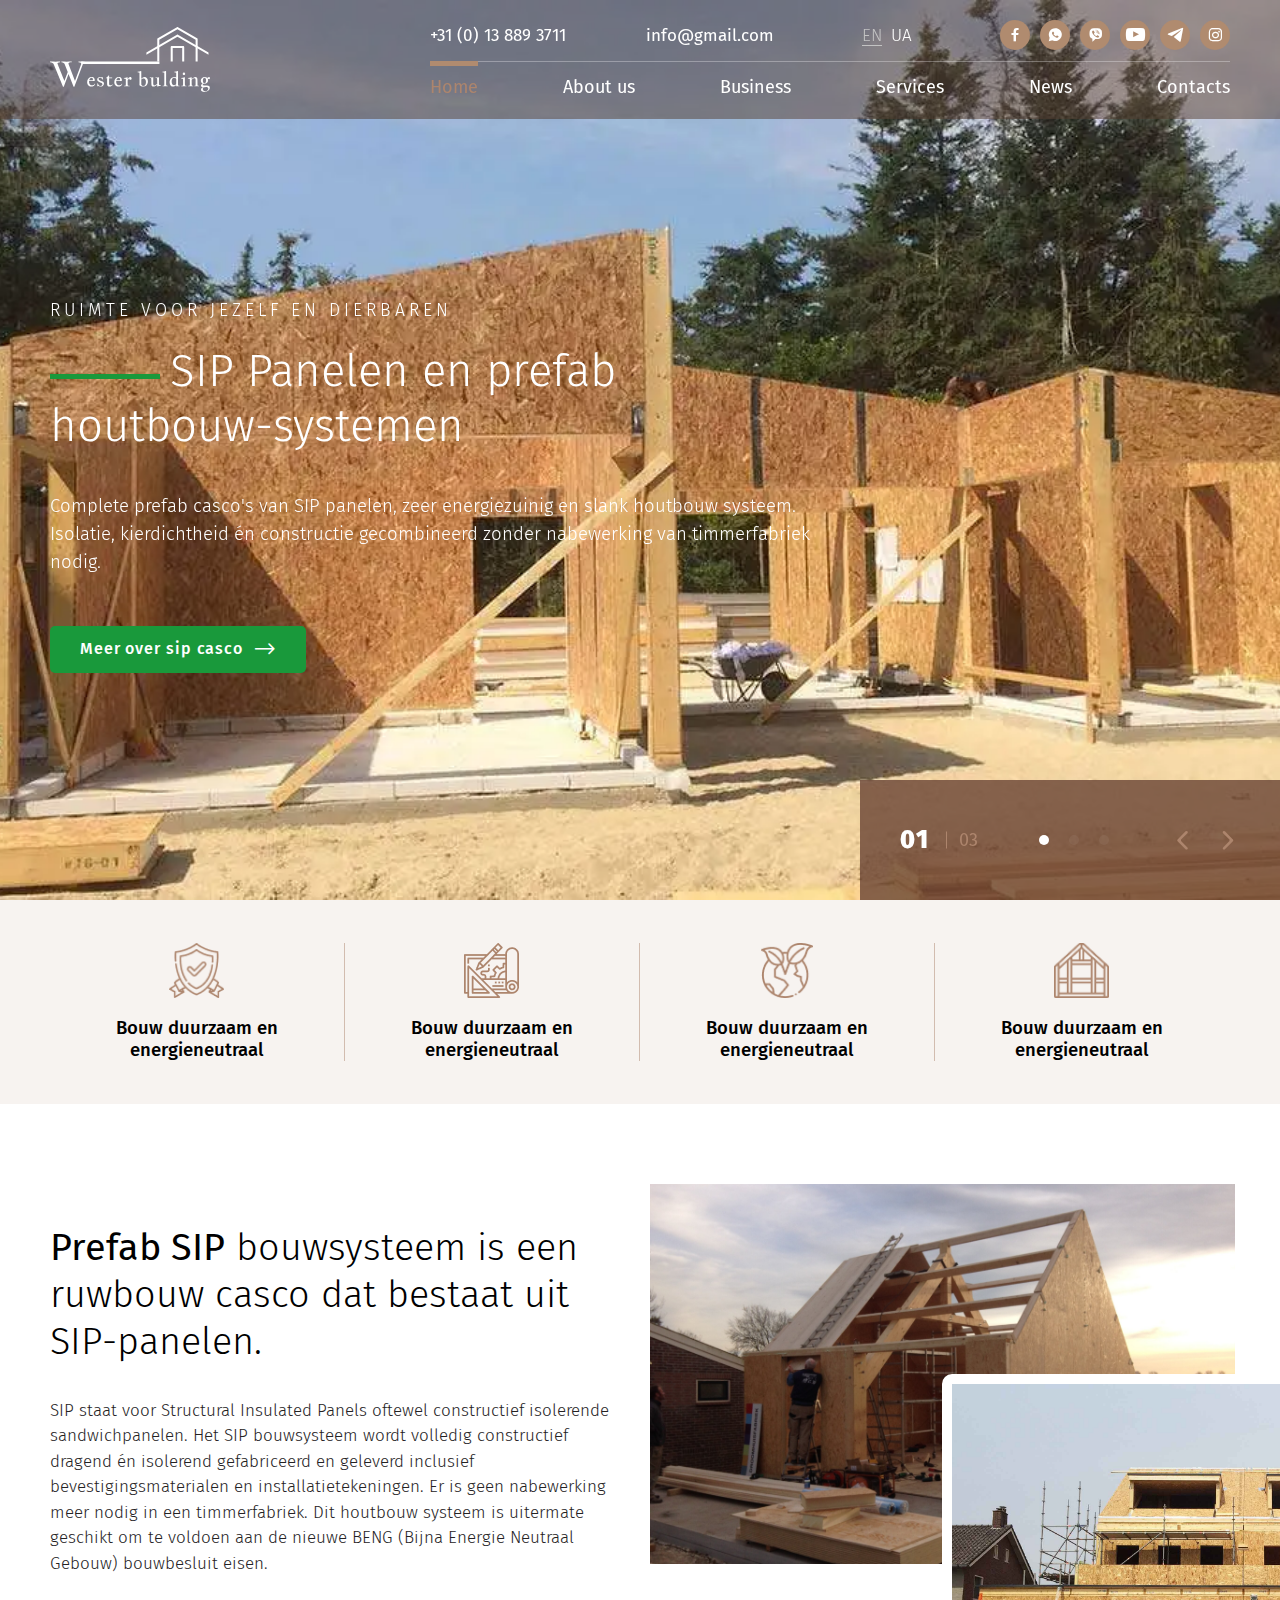
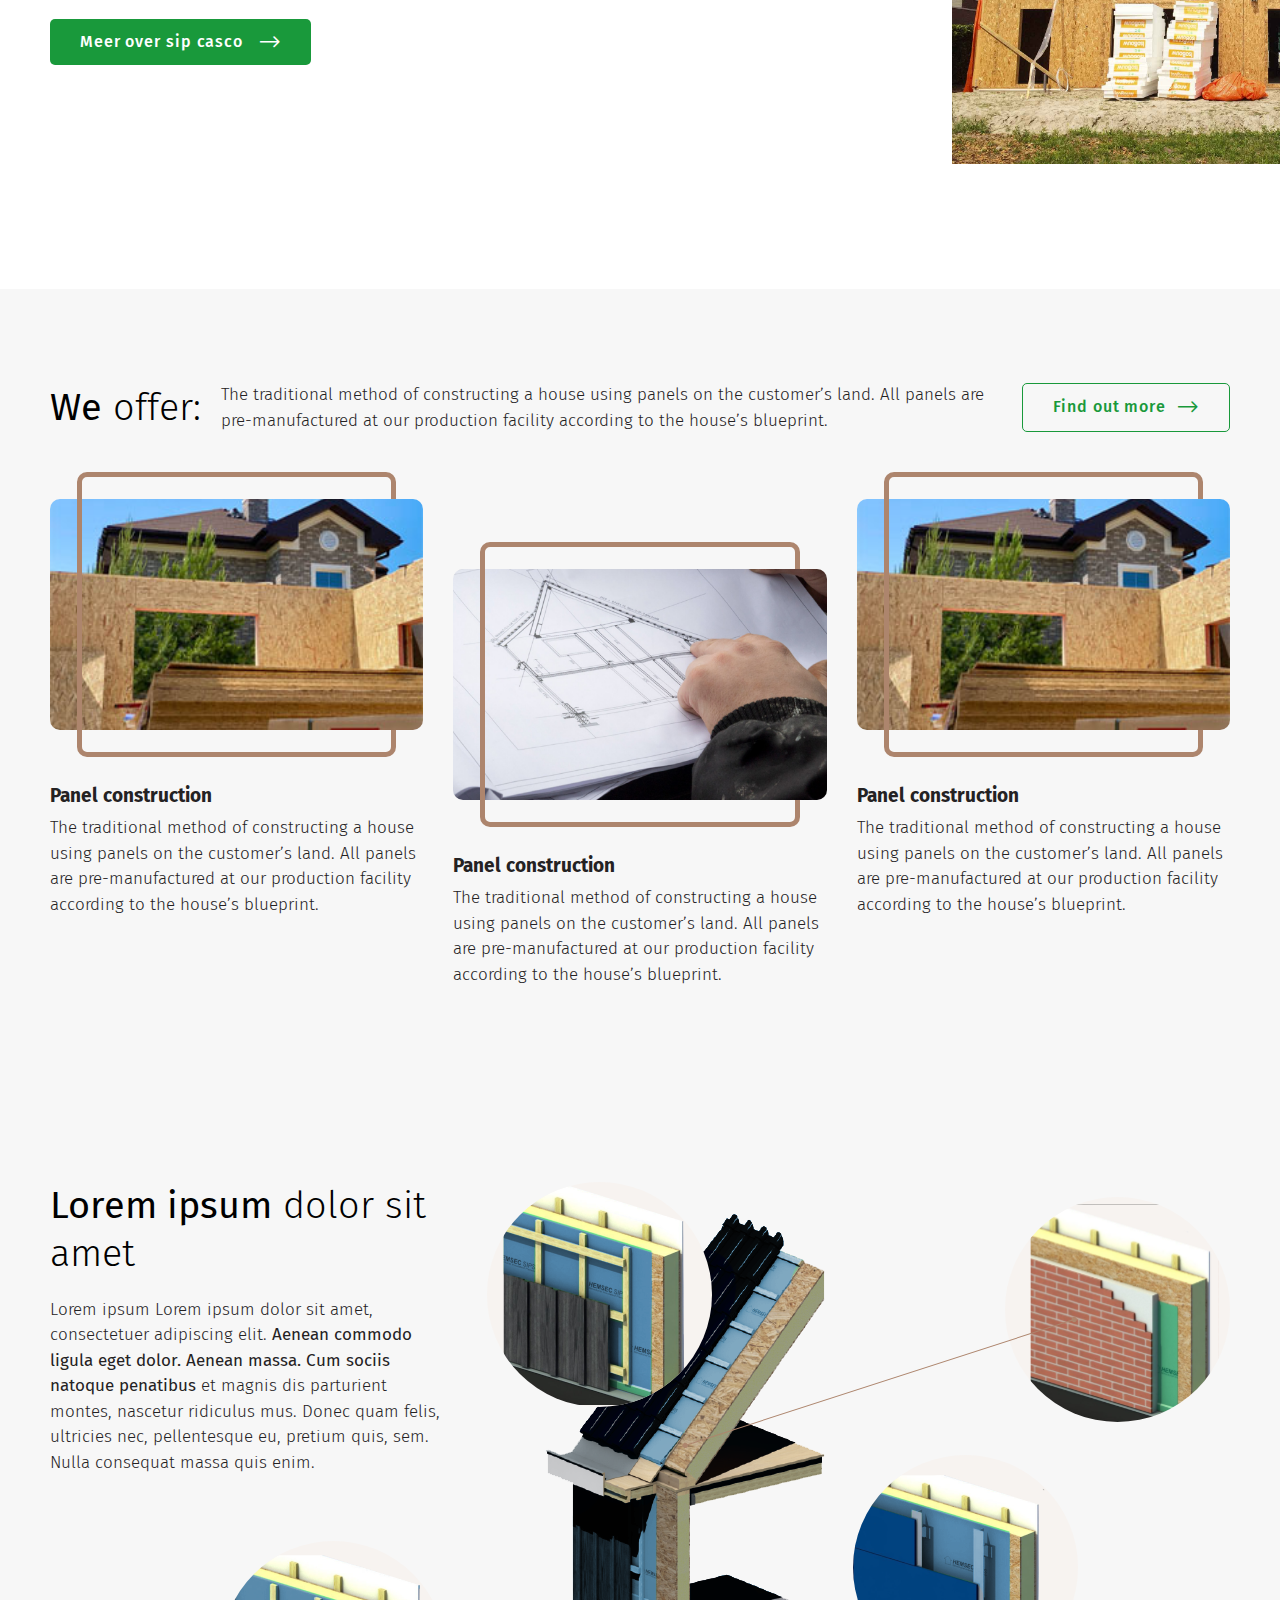
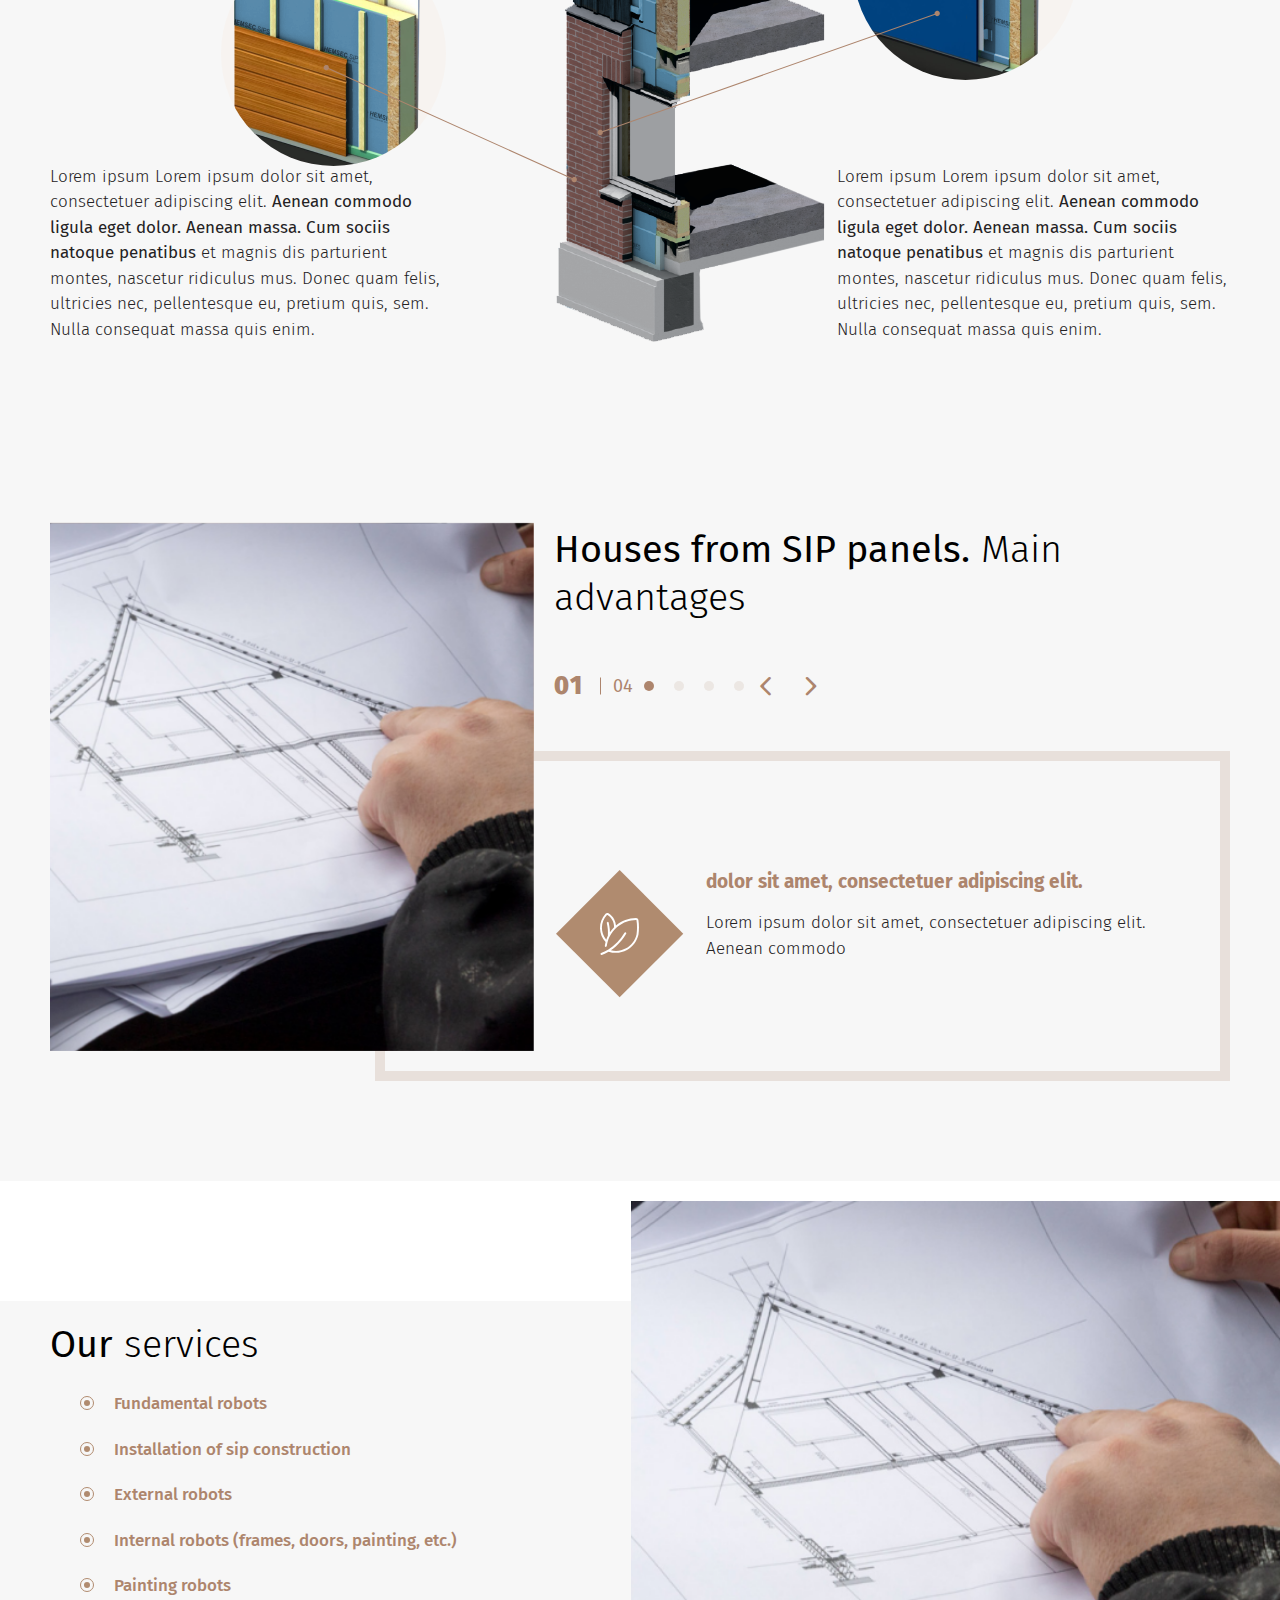
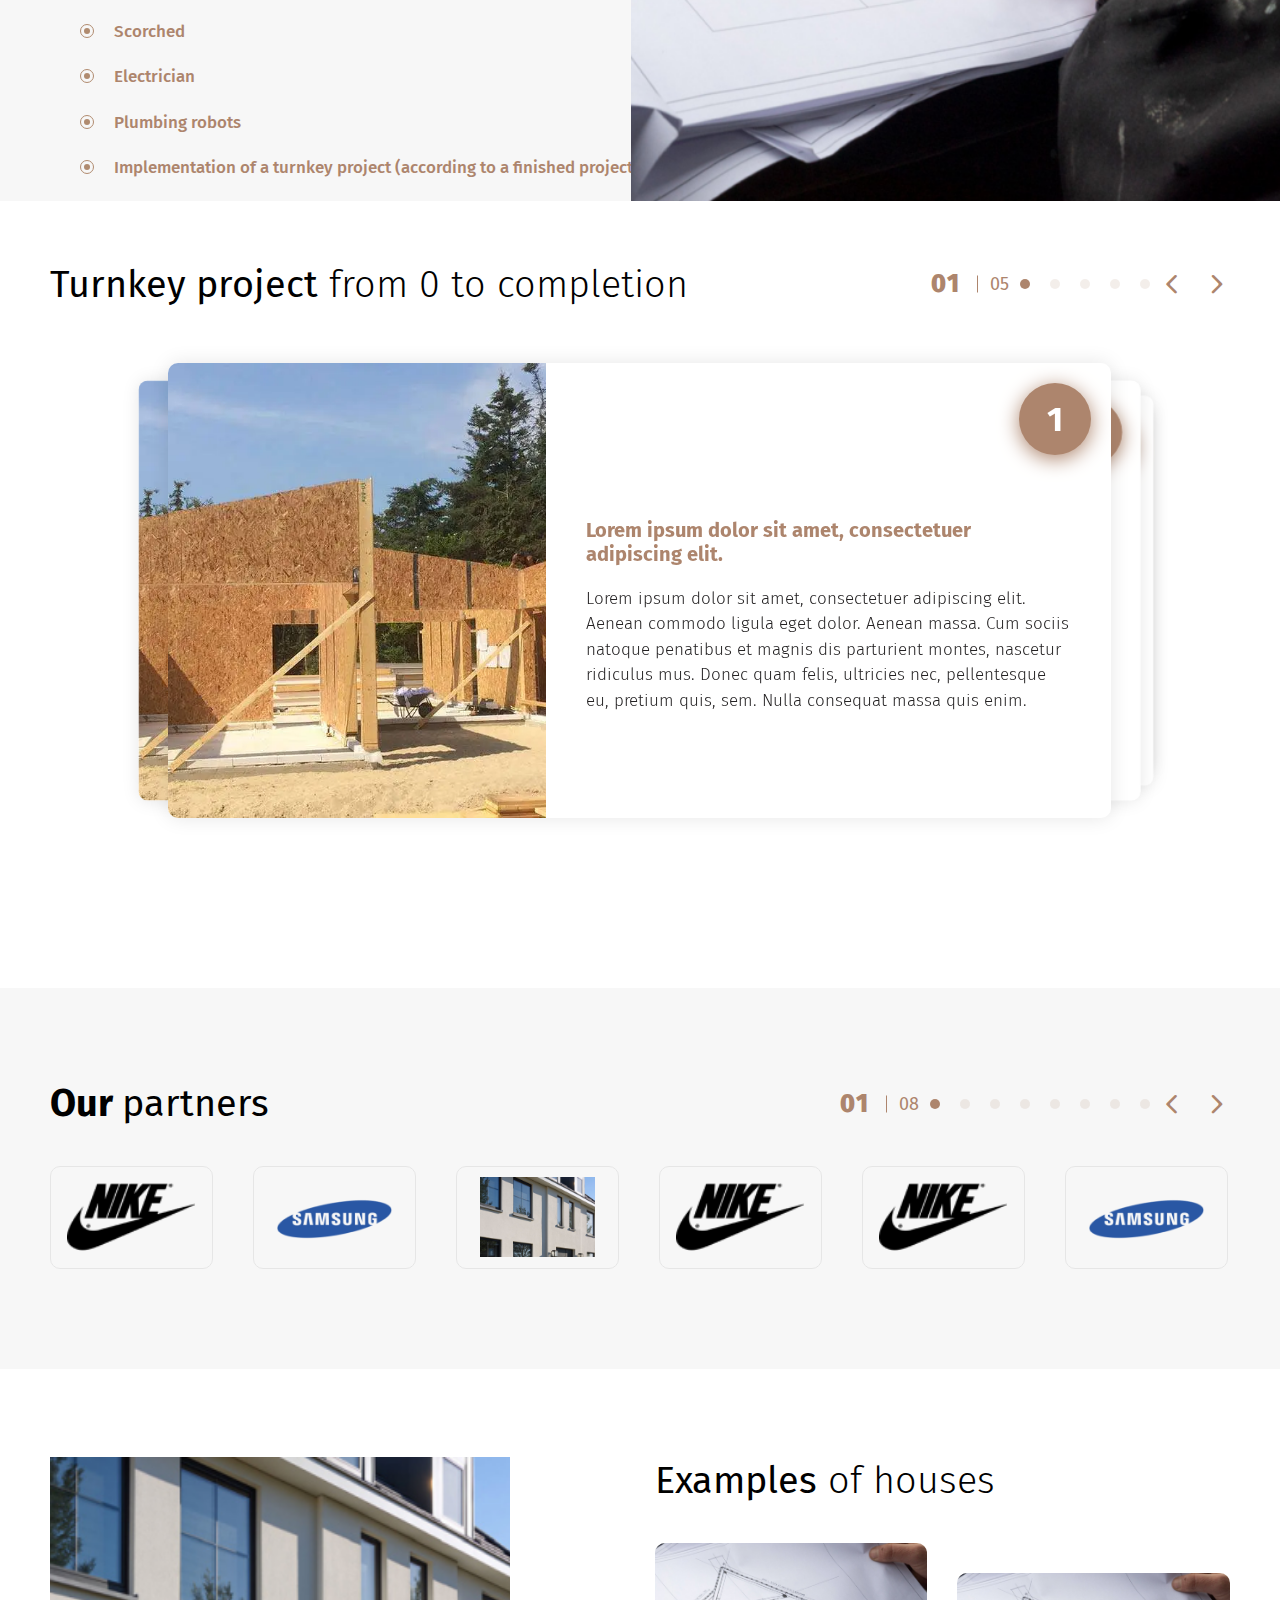
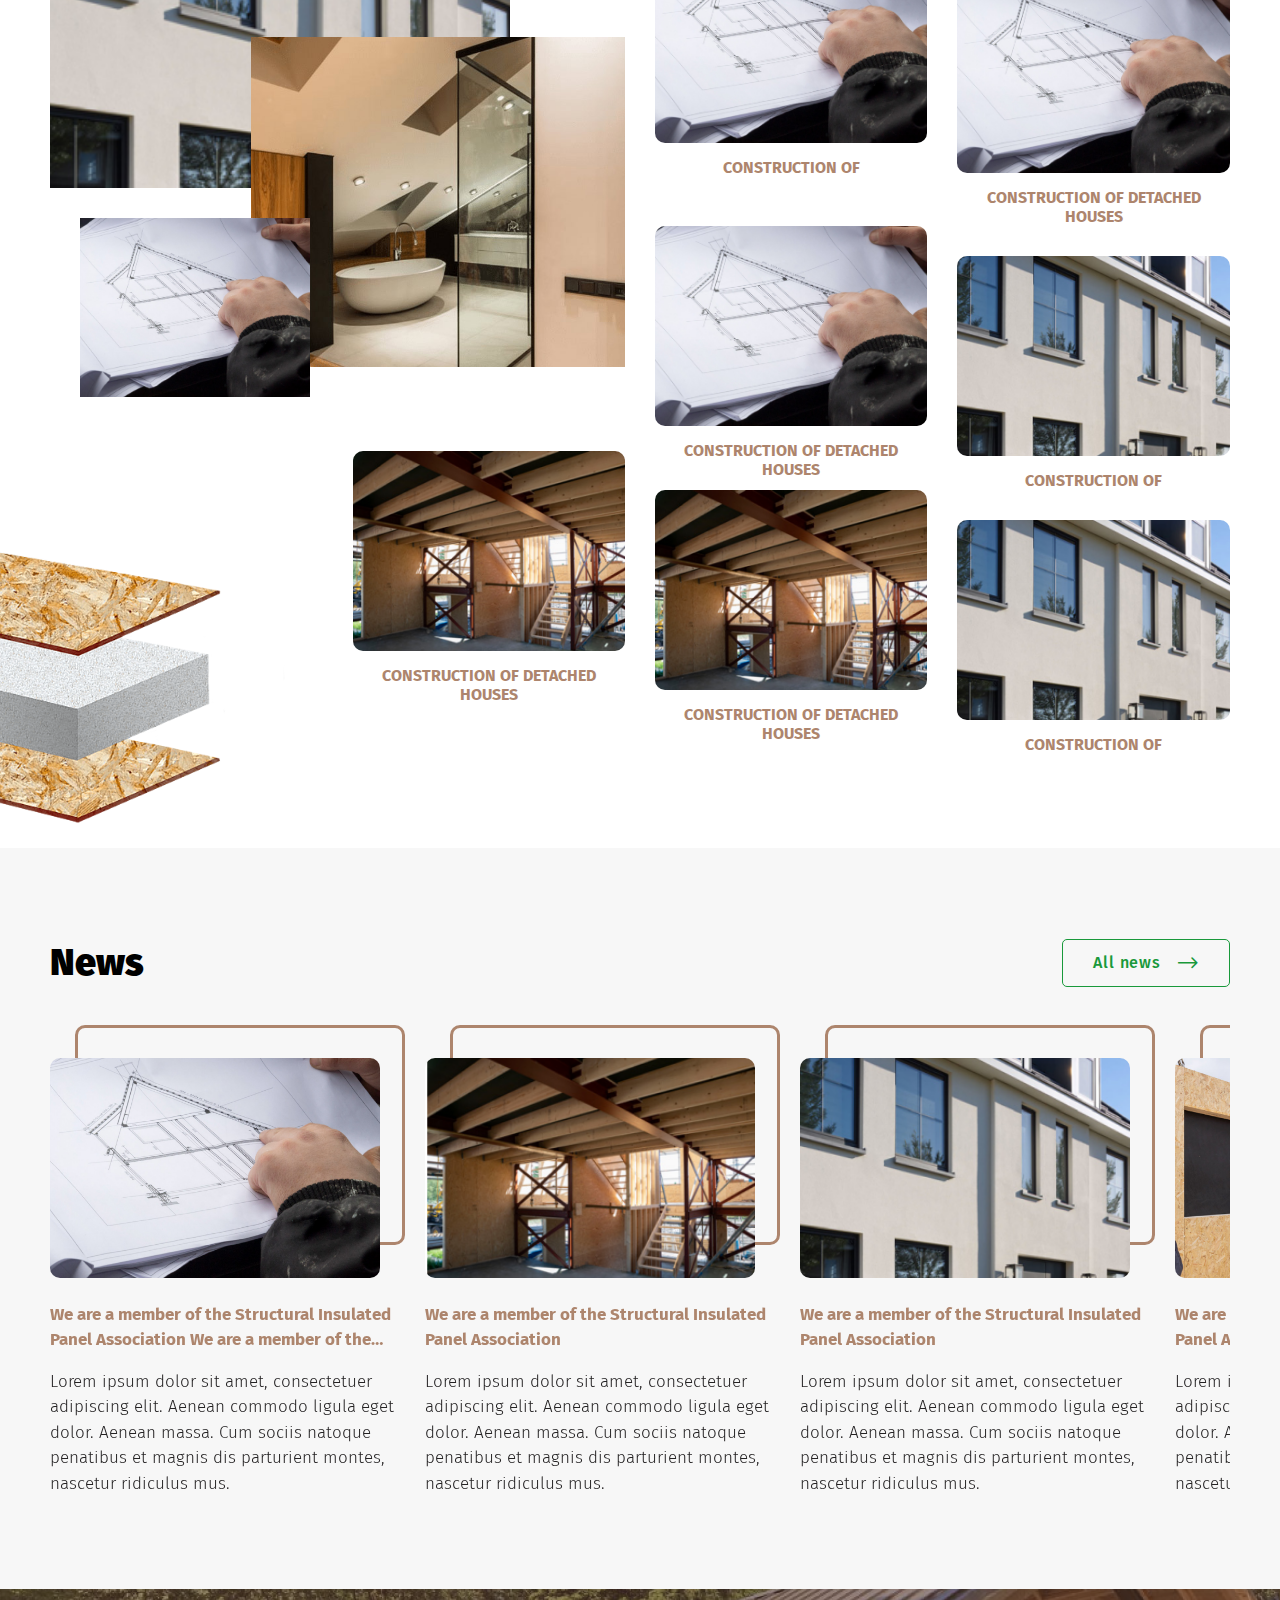
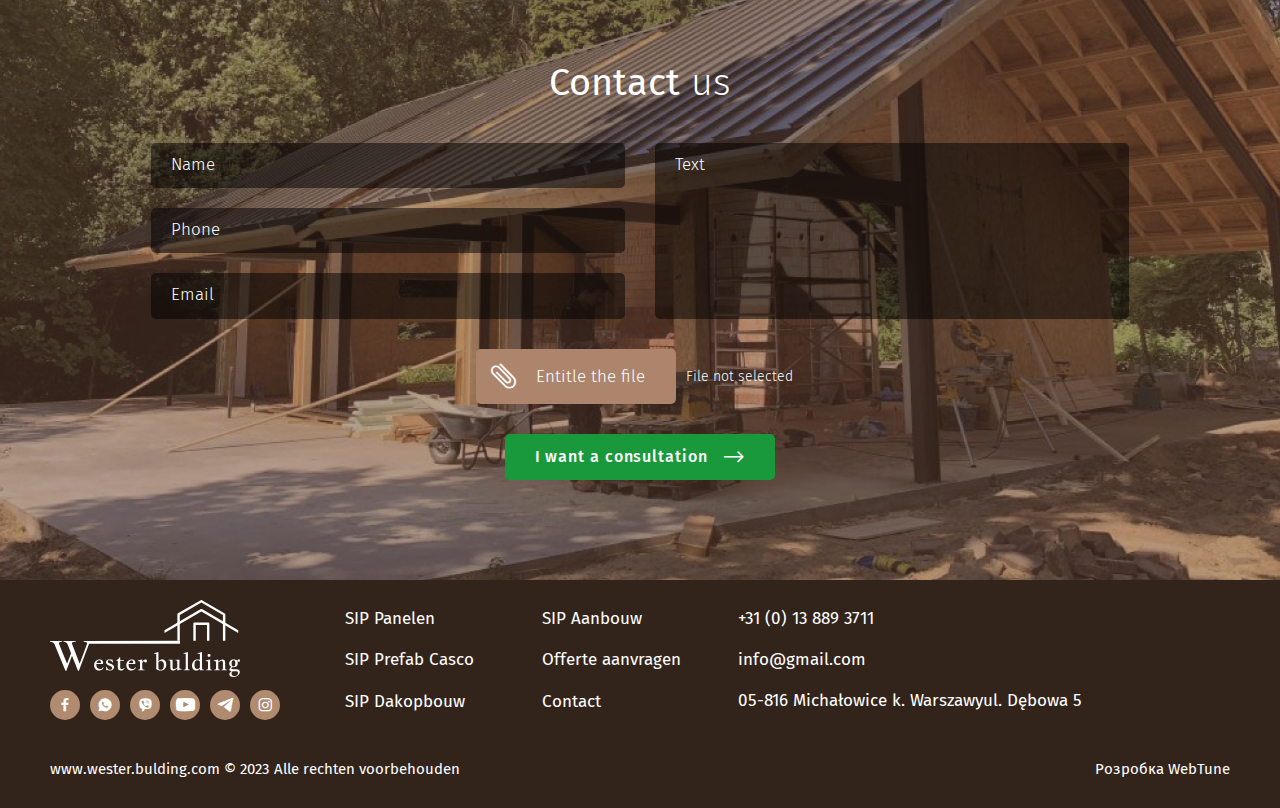
<file: index.html>
<!DOCTYPE html>
<html lang="uk" xmlns="http://www.w3.org/1999/html">
<head>
    <meta charset="utf-8"/>
    <meta http-equiv="X-UA-Compatible" content="IE=edge"/>

    <meta name="viewport" content="width=device-width, initial-scale=1, minimum-scale=1, maximum-scale=1"/>
    <meta name="format-detection" content="telephone=no"/>

    <title>WESTER-BUILDING</title>
    <meta name="description" content=""/>

    <link rel="stylesheet" href="assets/css/swiper-bundle.min.css"/>
    <link rel="stylesheet" href="assets/css/app.css"/>
    <!--<link rel="stylesheet" href="https://cdn.jsdelivr.net/npm/swiper@11/swiper-bundle.min.css"/>-->

</head>
<body>

<header class="header">
    <div class="header-main container d-flex align-middle align-justify">
        <a href="index.html" class="header-logo align-middle header-menu">
            <img src="assets/img/logo.svg" alt="logo company" class="header-logo__icon">
        </a>

        <div class="burger__wrap js-header align-middle align-center">
            <div class="burger">
                <span></span>
                <span></span>
                <span></span>
            </div>
        </div>
        <div class="navbar">
            <div class="header__top d-flex align-middle">
                <ul class="contacts --relative d-flex align-middle align-right">
                    <li class="contacts-item">
                        <a href="tel:+310138893711">+31 (0) 13 889 3711</a>
                    </li>
                    <li class="contacts-item">
                        <a href="mailto:info@gmail.com">info@gmail.com</a>
                    </li>
                </ul>

                <nav class="languages-navigation">
                    <ul class="lang">
                        <li class="lang-item current-lang">
                            <a href="">EN</a>
                        </li>
                        <li class="lang-item ">
                            <a href="">UA</a>
                        </li>
                    </ul>
                </nav>
                <ul class="social">
                    <li class="social-item">
                        <a href="" target="_blank" class="social__link d-flex align-middle align-center">
                            <i class="icon-facebook"></i>
                        </a>
                    </li>
                    <li class="social-item">
                        <a href="" target="_blank" class="social__link d-flex align-middle align-center">
                            <i class="icon-whatsapp"></i>
                        </a>
                    </li>
                    <li class="social-item">
                        <a href="" target="_blank" class="social__link d-flex align-middle align-center">
                            <i class="icon-viber"></i>
                        </a>
                    </li>
                    <li class="social-item">
                        <a href="" target="_blank" class="social__link d-flex align-middle align-center">
                            <i class="icon-youtube"></i>
                        </a>
                    </li>
                    <li class="social-item">
                        <a href="" target="_blank" class="social__link d-flex align-middle align-center">
                            <i class="icon-telegram"></i>
                        </a>
                    </li>
                    <li class="social-item">
                        <a href="" target="_blank" class="social__link d-flex align-middle align-center">
                            <i class="icon-instagram"></i>
                        </a>
                    </li>
                </ul>
            </div>

            <nav class="main-navigation">
                <ul class="menu">
                    <li class="menu-item  current-menu-item">
                        <a href="index.html">Home</a>
                    </li>
                    <li class="menu-item">
                        <a href="about.html"> About us </a>
                    </li>
                    <li class="menu-item">
                        <a href="products.html">Business</a>
                    </li>

                    <li class="menu-item">
                        <a href="services.html">Services</a>
                    </li>
                    <li class="menu-item">
                        <a href="blog.html">News</a>
                    </li>
                    <li class="menu-item">
                        <a href="contacts.html">Contacts</a>
                    </li>
                </ul>
            </nav>
        </div>
    </div>
</header>

<main class="main ">

    <section class="section s-main swiper-entry">

        <div class="swiper-container"
             data-options='{"customFraction":true, "slidesPerView":1, "spaceBetween": 10, "loop": true, "customFraction": true }'>
            <div class="swiper-wrapper">

                <div class="swiper-slide">
                    <div class="s-main__inner d-flex align-middle">
                        <div class="s-main__bg">
                            <img src="assets/img/main-1.png" alt="">
                        </div>
                        <div class="container">
                            <div class="row align-left">
                                <div class="col-xl-8 col-lg-8 col-md-8 col-sm-12 col-xs-12 --relative">
                                    <div class="s-main__content text-left d-flex align-middle">
                                        <div>
                                            <div class="heading__sub text-uppercase text-light">
                                                Ruimte voor jezelf en dierbaren
                                            </div>
                                            <div class="heading overlap  heading-font text-light">
                                                <i></i> <span>SIP Panelen en prefab houtbouw-systemen</span>
                                            </div>
                                            <div class="description overlap  heading-font text-light ">
                                                Complete prefab casco's van SIP panelen, zeer energiezuinig en slank
                                                houtbouw systeem. Isolatie, kierdichtheid én constructie
                                                gecombineerd zonder nabewerking van timmerfabriek nodig.
                                            </div>
                                            <a href=""
                                               class="btn btn-primary text-center">Meer over sip casco<i
                                                    class="icon-arrow-right"></i> </a>
                                        </div>
                                    </div>
                                </div>
                            </div>
                        </div>
                    </div>
                </div>

                <div class="swiper-slide">
                    <div class="s-main__inner d-flex align-middle">
                        <div class="s-main__bg">
                            <img src="assets/img/main-1.png" alt="">
                        </div>
                        <div class="container">
                            <div class="row align-left">
                                <div class="col-xl-8 col-lg-8 col-md-8 col-sm-12 col-xs-12 --relative">
                                    <div class="s-main__content text-left d-flex align-middle">
                                        <div>
                                            <div class="heading__sub text-uppercase text-light">
                                                Ruimte voor jezelf en dierbaren
                                            </div>
                                            <div class="heading overlap  heading-font text-light">
                                                <i></i> <span>SIP Panelen en prefab houtbouw-systemen</span>
                                            </div>
                                            <div class="description overlap  heading-font text-light ">
                                                Complete prefab casco's van SIP panelen, zeer energiezuinig en slank
                                                houtbouw systeem. Isolatie, kierdichtheid én constructie
                                                gecombineerd zonder nabewerking van timmerfabriek nodig.
                                            </div>
                                            <a href=""
                                               class="btn btn-primary text-center">Offerte aanvragen <i
                                                    class="icon-arrow-right"></i> </a>
                                        </div>
                                    </div>
                                </div>
                            </div>
                        </div>
                    </div>
                </div>

                <div class="swiper-slide">
                    <div class="s-main__inner d-flex align-middle">
                        <div class="s-main__bg">
                            <img src="assets/img/main-1.png" alt="">
                        </div>
                        <div class="container">
                            <div class="row align-left">
                                <div class="col-xl-8 col-lg-8 col-md-8 col-sm-12 col-xs-12 --relative">
                                    <div class="s-main__content text-left d-flex align-middle">
                                        <div>
                                            <div class="heading__sub text-uppercase text-light">
                                                Ruimte voor jezelf en dierbaren
                                            </div>
                                            <div class="heading overlap  heading-font text-light">
                                                <i></i> <span>SIP Panelen en prefab houtbouw-systemen</span>
                                            </div>
                                            <div class="description overlap  heading-font text-light ">
                                                Complete prefab casco's van SIP panelen, zeer energiezuinig en slank
                                                houtbouw systeem. Isolatie, kierdichtheid én constructie
                                                gecombineerd zonder nabewerking van timmerfabriek nodig.
                                            </div>
                                            <a href=""
                                               class="btn btn-primary text-center">Offerte aanvragen <i
                                                    class="icon-arrow-right"></i> </a>
                                        </div>
                                    </div>
                                </div>
                            </div>
                        </div>
                    </div>
                </div>
            </div>
            <div class="d-flex align-middle align-justify s-main__bottom">

                <div class="d-flex align-middle align-justify  swiper-fraction">
                    <div class="swiper-fraction__current custom-current --relative"></div>
                    <div class="swiper-fraction__total custom-total text-regular"></div>
                </div>

                <div class="swiper-pagination"></div>

                <div class="swiper-button__wrap d-flex align-middle align-left">
                    <div class="swiper-button-prev d-flex align-center align-middle">
                        <i class="icon-ar-left"></i>
                    </div>
                    <div class="swiper-button-next d-flex align-center align-middle">
                        <i class="icon-ar-right"></i>
                    </div>
                </div>
            </div>
        </div>

    </section>

    <section class="section s-advantages">
        <div class="container ">
            <div class="row">
                <div class="col-xl-12 col-lg-12 col-md-12 col-sm-12 col-xs-12">
                    <div class="advantage__wrap">
                        <div class="advantage__i text-center  --relative">
                            <div class="advantage__icon-wrap --relative">
                                <img src="assets/img/ad-1.png" alt="" class="advantage__icon">
                            </div>
                            <h3 class="advantage__heading text-medium">Bouw duurzaam en energieneutraal</h3>
                        </div>
                        <div class="advantage__i text-center  --relative">
                            <div class="advantage__icon-wrap --relative">
                                <img src="assets/img/ad-2.png" alt="" class="advantage__icon">
                            </div>
                            <h3 class="advantage__heading text-medium">Bouw duurzaam en energieneutraal</h3>
                        </div>
                        <div class="advantage__i text-center  --relative">
                            <div class="advantage__icon-wrap --relative">
                                <img src="assets/img/ad-3.png" alt="" class="advantage__icon">
                            </div>
                            <h3 class="advantage__heading text-medium">Bouw duurzaam en energieneutraal</h3>
                        </div>
                        <div class="advantage__i text-center  --relative">
                            <div class="advantage__icon-wrap --relative">
                                <img src="assets/img/ad-4.png" alt="" class="advantage__icon">
                            </div>
                            <h3 class="advantage__heading text-medium">Bouw duurzaam en energieneutraal</h3>
                        </div>
                    </div>
                </div>
            </div>
        </div>
    </section>

    <section class="section s-about s-about--home">
        <div class="container">
            <div class="row m-row">
                <div class="column col-xl-6 col-lg-6 col-md-6 col-sm-12 col-xs-12">
                    <h3 class="heading text-xl text-light">
                        <b>Prefab SIP</b> bouwsysteem is een ruwbouw casco dat bestaat uit SIP-panelen.
                    </h3>
                    <div class="description text-m text-light">SIP staat voor Structural Insulated Panels oftewel
                        constructief isolerende
                        sandwichpanelen. Het SIP bouwsysteem wordt volledig constructief dragend én isolerend
                        gefabriceerd en geleverd inclusief bevestigingsmaterialen en installatietekeningen.
                        Er is geen nabewerking meer nodig in een timmerfabriek. Dit houtbouw systeem is uitermate
                        geschikt om te voldoen aan de nieuwe BENG (Bijna Energie Neutraal Gebouw) bouwbesluit eisen.
                    </div>
                    <a href="" class="btn btn-primary">Meer over sip casco <i class="icon-arrow-right"></i> </a>
                </div>
                <div class="col-xl-6 col-lg-6 col-md-6 col-sm-12 col-xs-12">
                    <div class="img__wrap --relative">
                        <img src="assets/img/about-1.jpg" alt="">
                        <img src="assets/img/about-2.jpg" alt="">
                    </div>
                </div>
            </div>

        </div>
    </section>

    <section class="section s-offer">
        <div class="container overlap">
            <div class="row">
                <div class="col-xl-12 col-lg-12 col-md-12 col-sm-12 col-xs-12 s-offer__top d-flex align-justify align-middle">
                    <h3 class="heading text-xl text-light"><b> We</b> offer:</h3>
                    <div class="description text-m text-light">The traditional method of constructing a house using
                        panels on the
                        customer’s land. All panels are pre-manufactured at our production facility according to the
                        house’s blueprint.
                    </div>
                    <a href="" class="btn btn-transparent d-none d-lg-inline-block">Find out more<i
                            class="icon-arrow-right"></i> </a>
                </div>
            </div>
            <div class="row m-row">
                <div class="column col-xl-4 col-lg-4 col-md-4 col-sm-6 col-xs-12 s-offer__col">
                    <div class="product__i">
                        <div class="product__icon-wrap --relative">
                            <img src="assets/img/product-1.jpg" alt="" class="product__icon">
                        </div>
                        <div class="product__heading text-bold">
                            Panel construction
                        </div>
                        <div class="product__description text-m text-light">
                            The traditional method of constructing a house using panels on the customer’s land. All
                            panels are pre-manufactured at our production facility according to the house’s blueprint.
                        </div>
                    </div>
                </div>
                <div class="column col-xl-4 col-lg-4 col-md-4 col-sm-6 col-xs-12 s-offer__col">
                    <div class="product__i">
                        <div class="product__icon-wrap --relative">
                            <img src="assets/img/blog-1.png" alt="" class="product__icon">
                        </div>
                        <div class="product__heading text-bold">
                            Panel construction
                        </div>
                        <div class="product__description text-m text-light">
                            The traditional method of constructing a house using panels on the customer’s land. All
                            panels are pre-manufactured at our production facility according to the house’s blueprint.
                        </div>
                    </div>
                </div>
                <div class="column col-xl-4 col-lg-4 col-md-4 col-sm-6 col-xs-12 s-offer__col">
                    <div class="product__i">
                        <div class="product__icon-wrap --relative">
                            <img src="assets/img/product-1.jpg" alt="" class="product__icon">
                        </div>
                        <div class="product__heading text-bold">
                            Panel construction
                        </div>
                        <div class="product__description text-m text-light">
                            The traditional method of constructing a house using panels on the customer’s land. All
                            panels are pre-manufactured at our production facility according to the house’s blueprint.
                        </div>
                    </div>
                </div>
            </div>

            <a href="" class="btn btn-transparent d-inline-block d-lg-none">Find out more<i class="icon-arrow-right"></i>
            </a>
        </div>
    </section>

    <section class="section s-introduce">
        <div class="container">

            <div class="row align-justify">
                <div class="col-xl-12 col-lg-12 col-md-12 col-sm-12 col-xs-12 --relative d-flex">

                    <div class="s-introduce__content">
                        <h3 class="heading text-xl text-light"><b>Lorem ipsum</b> dolor sit amet</h3>
                        <div class="description text-m text-light">Lorem ipsum Lorem ipsum dolor sit amet, consectetuer
                            adipiscing elit. <b>Aenean commodo ligula eget dolor. Aenean massa. Cum sociis natoque
                                penatibus</b> et magnis dis parturient montes, nascetur ridiculus mus. Donec quam felis,
                            ultricies nec, pellentesque eu, pretium quis, sem. Nulla consequat massa quis enim.
                        </div>
                    </div>
                    <div class="s-introduce__content">
                        <div class="description text-m text-light">Lorem ipsum Lorem ipsum dolor sit amet, consectetuer
                            adipiscing elit. <b>Aenean commodo ligula eget dolor. Aenean massa. Cum sociis natoque
                                penatibus</b> et magnis dis parturient montes, nascetur ridiculus mus. Donec quam felis,
                            ultricies nec, pellentesque eu, pretium quis, sem. Nulla consequat massa quis enim.
                        </div>
                    </div>
                    <div class="s-introduce__content">
                        <div class="description text-m text-light">Lorem ipsum Lorem ipsum dolor sit amet, consectetuer
                            adipiscing elit. <b>Aenean commodo ligula eget dolor. Aenean massa. Cum sociis natoque
                                penatibus</b> et magnis dis parturient montes, nascetur ridiculus mus. Donec quam felis,
                            ultricies nec, pellentesque eu, pretium quis, sem. Nulla consequat massa quis enim.
                        </div>
                    </div>
                    <div class="s-introduce__bg">
                        <img src="assets/img/introduce.svg" alt="">
                    </div>
                </div>
            </div>

        </div>
    </section>

    <section class="section s-sip swiper-entry">
        <div class="container">
            <div class="row m-row align-right d-flex">
                <div class="col-xl-7 col-lg-7 col-md-7 col-sm-12 col-xs-12 column s-sip__top">
                    <h3 class="s-sip__heading text-xl text-light"><b>Houses from SIP panels.</b> Main advantages
                    </h3>

                    <div class="d-flex align-middle align-left swiper-navigation">

                        <div class="d-flex align-middle align-justify  swiper-fraction">
                            <div class="swiper-fraction__current custom-current --relative"></div>
                            <div class="swiper-fraction__total custom-total text-regular"></div>
                        </div>

                        <div class="swiper-pagination"></div>

                        <div class="swiper-button__wrap d-flex align-middle align-left">
                            <div class="swiper-button-prev d-flex align-center align-middle">
                                <i class="icon-ar-left"></i>
                            </div>
                            <div class="swiper-button-next d-flex align-center align-middle">
                                <i class="icon-ar-right"></i>
                            </div>
                        </div>

                    </div>
                </div>
            </div>
            <div class="row align-center">
                <div class="col-xl-12 col-lg-12 col-md-12 col-sm-12 col-xs-12">
                    <div class="swiper-container"
                         data-options='{"slidesPerView":1, "spaceBetween": 15, "customFraction": true, "loop": true, "effect":"fade"}'>

                        <div class="swiper-wrapper">
                            <div class="swiper-slide">
                                <div class="sip-advantage d-flex align-justify --relative">
                                    <div class="sip-advantage__img-wrap">
                                        <img src="assets/img/blog-1.png" alt="" class="sip-advantage__img">
                                    </div>
                                    <div class="sip-advantage__inner d-flex --relative">
                                        <div class=" --relative">
                                            <div class="heading__wrap --relative">
                                                <div class="icon">
                                                    <img src="assets/img/ad-icon.svg" alt="">
                                                </div>
                                                <div class="heading text-bold">
                                                    dolor sit amet, consectetuer adipiscing elit.
                                                </div>
                                            </div>
                                            <div class="description text-m text-light">
                                                Lorem ipsum dolor sit amet, consectetuer adipiscing elit. Aenean commodo

                                            </div>
                                        </div>
                                    </div>
                                </div>
                            </div>
                            <div class="swiper-slide">
                                <div class="sip-advantage d-flex align-justify --relative">
                                    <div class="sip-advantage__img-wrap">
                                        <img src="assets/img/blog-1.png" alt="" class="sip-advantage__img">
                                    </div>
                                    <div class="sip-advantage__inner d-flex --relative">
                                        <div class=" --relative">
                                            <div class="heading__wrap --relative">
                                                <div class="icon">
                                                    <img src="assets/img/ad-icon.svg" alt="">
                                                </div>
                                                <div class="heading text-bold">
                                                    dolor sit amet, consectetuer adipiscing elit.
                                                </div>
                                            </div>
                                            <div class="description text-m text-light">
                                                Lorem ipsum dolor sit amet, consectetuer adipiscing elit. Aenean commodo

                                            </div>
                                        </div>
                                    </div>
                                </div>
                            </div>
                            <div class="swiper-slide">
                                <div class="sip-advantage d-flex align-justify --relative">
                                    <div class="sip-advantage__img-wrap">
                                        <img src="assets/img/product-3.jpg" alt="" class="sip-advantage__img">
                                    </div>
                                    <div class="sip-advantage__inner d-flex --relative">
                                        <div class=" --relative">
                                            <div class="heading__wrap --relative">
                                                <div class="icon">
                                                    <img src="assets/img/ad-icon.svg" alt="">
                                                </div>
                                                <div class="heading text-bold">
                                                    dolor sit amet, consectetuer adipiscing elit.
                                                    orem ipsum dolor sit amet, consectetuer adipiscing elit. Aenean commodo
                                                </div>
                                            </div>
                                            <div class="description text-m text-light">
                                                Lorem ipsum dolor sit amet, consectetuer adipiscing elit. Aenean commodo
                                                orem ipsum dolor sit amet, consectetuer adipiscing elit. Aenean commodo
                                                orem ipsum dolor sit amet, consectetuer adipiscing elit. Aenean commodo
                                            </div>
                                        </div>
                                    </div>
                                </div>
                            </div>
                            <div class="swiper-slide">
                                <div class="sip-advantage d-flex align-justify --relative">
                                    <div class="sip-advantage__img-wrap">
                                        <img src="assets/img/product-2.jpg" alt="" class="sip-advantage__img">
                                    </div>
                                    <div class="sip-advantage__inner d-flex --relative">
                                        <div class=" --relative">
                                            <div class="heading__wrap --relative">
                                                <div class="icon">
                                                    <img src="assets/img/ad-icon.svg" alt="">
                                                </div>
                                                <div class="heading text-bold">
                                                adipiscing elit.
                                                </div>
                                            </div>
                                            <div class="description text-m text-light">
                                                Lorem ipsum dolor sit amet, consectetuer adipiscing elit. Aenean commodo
                                                orem ipsum dolor sit amet, consectetuer adipiscing elit. Aenean commodo
                                            </div>
                                        </div>
                                    </div>
                                </div>
                            </div>

                        </div>
                    </div>
                </div>
            </div>
        </div>
    </section>

    <section class="section s-services__home">
        <div class="container">

            <div class="row bg --relative">
                <div class="col-xl-6 col-lg-6 col-md-6 col-sm-12 col-xs-12">

                    <h3 class="heading text-xl text-light"><b>Our</b> services</h3>
                    <ul class="service__list">
                        <li class="text-m text-medium --relative">
                            Fundamental robots
                        </li>
                        <li class="text-m text-medium --relative">
                            Installation of sip construction
                        </li>
                        <li class="text-m text-medium --relative">
                            External robots
                        </li>
                        <li class="text-m text-medium --relative">
                            Internal robots (frames, doors, painting, etc.)
                        </li>
                        <li class="text-m text-medium --relative">
                            Painting robots
                        </li>
                        <li class="text-m text-medium --relative">
                            Scorched
                        </li>
                        <li class="text-m text-medium --relative">
                            Electrician
                        </li>
                        <li class="text-m text-medium --relative">
                            Plumbing robots
                        </li>
                        <li class="text-m text-medium --relative">
                            Implementation of a turnkey project (according to a finished project)
                        </li>
                    </ul>
                </div>
                <div class="col-xl-6 col-lg-6 col-md-6 col-sm-12 col-xs-12">
                    <div class="block-image">
                        <img src="assets/img/blog-1.png" alt="" class="image">
                    </div>

                </div>
            </div>
        </div>
    </section>

    <section class="section s-turnkey-project swiper-entry">
        <div class="container">
            <div class="row s-turnkey-project__top">
                <div class="col-xl-8 col-lg-8 col-md-8 col-sm-12 col-xs-12">
                    <h3 class="s-turnkey-project__heading text-xl text-light"><b>Turnkey project</b> from 0 to
                        completion</h3>
                </div>
                <div class="col-xl-4 col-lg-4 col-md-4 col-sm-12 col-xs-12 d-flex align-middle swiper-navigation">
                    <div class="d-flex align-middle align-justify  swiper-fraction">
                        <div class="swiper-fraction__current custom-current --relative"></div>
                        <div class="swiper-fraction__total custom-total text-regular"></div>
                    </div>

                    <div class="swiper-pagination"></div>

                    <div class="swiper-button__wrap d-flex align-middle align-left">
                        <div class="swiper-button-prev d-flex align-center align-middle">
                            <i class="icon-ar-left"></i>
                        </div>
                        <div class="swiper-button-next d-flex align-center align-middle">
                            <i class="icon-ar-right"></i>
                        </div>
                    </div>

                </div>
            </div>

            <div class="row align-center">
                <div class="col-xl-10 col-lg-11 col-md-12 col-sm-12 col-xs-12">
                    <div class="swiper-container"
                         data-options='{"slidesPerView":1, "spaceBetween": 5, "customFraction": true,"effect": "cards", "loop": true, "cardsEffect": {"rotate": false, "slideShadows": false}}'>

                        <div class="swiper-wrapper">
                            <div class="swiper-slide">
                                <div class="step__item d-flex align-justify --relative">
                                    <div class="step__top">
                                        <div class="step__img-wrap">
                                            <img src="assets/img/main-1.png" alt="" class="step__img">
                                        </div>
                                        <div class="heading d-block d-md-none">
                                            Lorem ipsum dolor sit amet, consectetuer adipiscing elit.
                                        </div>
                                    </div>


                                    <div class="step__content">
                                        <div class="heading d-none d-md-block ">
                                            Lorem ipsum dolor sit amet, consectetuer adipiscing elit.
                                        </div>
                                        <div class="description text-m text-light">
                                            Lorem ipsum dolor sit amet, consectetuer adipiscing elit. Aenean commodo
                                            ligula eget dolor. Aenean massa. Cum sociis natoque penatibus et magnis dis
                                            parturient montes, nascetur ridiculus mus. Donec quam felis, ultricies nec,
                                            pellentesque eu, pretium quis, sem. Nulla consequat massa quis enim.
                                        </div>
                                    </div>
                                    <div class="step__number d-flex align-middle align-center text-bold">1</div>
                                </div>
                            </div>
                            <div class="swiper-slide">
                                <div class="step__item d-flex align-justify --relative">
                                    <div class="step__top">
                                        <div class="step__img-wrap">
                                            <img src="assets/img/main-1.png" alt="" class="step__img">
                                        </div>
                                        <div class="heading d-block d-md-none">
                                            Lorem ipsum dolor sit amet, consectetuer adipiscing elit.
                                        </div>
                                    </div>


                                    <div class="step__content">
                                        <div class="heading d-none d-md-block ">
                                            Lorem ipsum dolor sit amet, consectetuer adipiscing elit.
                                        </div>
                                        <div class="description text-m text-light">
                                            Lorem ipsum dolor sit amet, consectetuer adipiscing elit. Aenean commodo
                                            ligula eget dolor. Aenean massa. Cum sociis natoque penatibus et magnis dis
                                            parturient montes, nascetur ridiculus mus. Donec quam felis, ultricies nec,
                                            pellentesque eu, pretium quis, sem. Nulla consequat massa quis enim.
                                        </div>
                                    </div>
                                    <div class="step__number d-flex align-middle align-center text-bold">2</div>
                                </div>
                            </div>
                            <div class="swiper-slide">
                                <div class="step__item d-flex align-justify --relative">
                                    <div class="step__top">
                                        <div class="step__img-wrap">
                                            <img src="assets/img/main-1.png" alt="" class="step__img">
                                        </div>
                                        <div class="heading d-block d-md-none ">
                                            Lorem ipsum dolor sit amet, consectetuer adipiscing elit.
                                        </div>
                                    </div>


                                    <div class="step__content">
                                        <div class="heading d-none d-md-block ">
                                            Lorem ipsum dolor sit amet, consectetuer adipiscing elit.
                                        </div>
                                        <div class="description text-m text-light">
                                            Lorem ipsum dolor sit amet, consectetuer adipiscing elit. Aenean commodo
                                            ligula eget dolor. Aenean massa. Cum sociis natoque penatibus et magnis dis
                                            parturient montes, nascetur ridiculus mus. Donec quam felis, ultricies nec,
                                            pellentesque eu, pretium quis, sem. Nulla consequat massa quis enim.
                                        </div>
                                    </div>
                                    <div class="step__number d-flex align-middle align-center text-bold">3</div>
                                </div>
                            </div>
                            <div class="swiper-slide">
                                <div class="step__item d-flex align-justify --relative">
                                    <div class="step__top">
                                        <div class="step__img-wrap">
                                            <img src="assets/img/main-1.png" alt="" class="step__img">
                                        </div>
                                        <div class="heading d-block d-md-none">
                                            Lorem ipsum dolor sit amet, consectetuer adipiscing elit.
                                        </div>
                                    </div>


                                    <div class="step__content">
                                        <div class="heading d-none d-md-block ">
                                            Lorem ipsum dolor sit amet, consectetuer adipiscing elit.
                                        </div>
                                        <div class="description text-m text-light">
                                            Lorem ipsum dolor sit amet, consectetuer adipiscing elit. Aenean commodo
                                            ligula eget dolor. Aenean massa. Cum sociis natoque penatibus et magnis dis
                                            parturient montes, nascetur ridiculus mus. Donec quam felis, ultricies nec,
                                            pellentesque eu, pretium quis, sem. Nulla consequat massa quis enim.
                                        </div>
                                    </div>
                                    <div class="step__number d-flex align-middle align-center text-bold">4</div>
                                </div>
                            </div>
                            <div class="swiper-slide">
                                <div class="step__item d-flex align-justify --relative">
                                    <div class="step__top">
                                        <div class="step__img-wrap">
                                            <img src="assets/img/main-1.png" alt="" class="step__img">
                                        </div>
                                        <div class="heading d-block d-md-none">
                                            Lorem ipsum dolor sit amet, consectetuer adipiscing elit.
                                        </div>
                                    </div>


                                    <div class="step__content">
                                        <div class="heading d-none d-md-block ">
                                            Lorem ipsum dolor sit amet, consectetuer adipiscing elit.
                                        </div>
                                        <div class="description text-m text-light">
                                            Lorem ipsum dolor sit amet, consectetuer adipiscing elit. Aenean commodo
                                            ligula eget dolor. Aenean massa. Cum sociis natoque penatibus et magnis dis
                                            parturient montes, nascetur ridiculus mus. Donec quam felis, ultricies nec,
                                            pellentesque eu, pretium quis, sem. Nulla consequat massa quis enim.
                                        </div>
                                    </div>
                                    <div class="step__number d-flex align-middle align-center text-bold">5</div>
                                </div>
                            </div>
                        </div>
                    </div>
                </div>
            </div>
        </div>
    </section>

    <section class="section s-partner swiper-entry">
        <div class="container">
            <div class="row  s-partner__top">
                <div class="col-xl-6 col-lg-6 col-md-6 col-sm-12 col-xs-12">
                    <h3 class="heading text-xl text-regular"><b>Our </b> partners</h3>
                </div>
                <div class="col-xl-6 col-lg-6 col-md-6 col-sm-12 col-xs-12  d-md-flex align-middle align-right">
                    <div class="d-flex align-middle align-right swiper-navigation">

                        <div class="d-flex align-middle align-justify  swiper-fraction">
                            <div class="swiper-fraction__current custom-current --relative"></div>
                            <div class="swiper-fraction__total custom-total text-regular"></div>
                        </div>

                        <div class="swiper-pagination"></div>

                        <div class="swiper-button__wrap d-flex align-middle align-left">
                            <div class="swiper-button-prev d-flex align-center align-middle">
                                <i class="icon-ar-left"></i>
                            </div>
                            <div class="swiper-button-next d-flex align-center align-middle">
                                <i class="icon-ar-right"></i>
                            </div>
                        </div>
                    </div>
                </div>
            </div>
            <div class="row">
                <div class="col-xl-12 col-lg-12 col-md-12 col-sm-12 col-xs-12">

                    <div class="swiper-container"
                         data-options='{"slidesPerView":2, "spaceBetween": 15,  "centeredSlides": false, "customFraction": true, "loop": true, "mobNav": true,  "breakpoints": {"320": {"slidesPerView": 3,"spaceBetween": 15, "autoHeight": false}, "992": {"slidesPerView": 4, "spaceBetween": 20}, "1200": {"slidesPerView": 6, "spaceBetween": 40,  "effect": "slide"}}}'>

                        <div class="swiper-wrapper">
                            <div class="swiper-slide">
                                <div class="s-partner__item d-flex align-middle text-center">
                                    <div class="s-partner__img-wrap">
                                        <img src="assets/img/partner-1.png" alt="" class="s-partner__img">
                                    </div>
                                </div>
                            </div>
                            <div class="swiper-slide">
                                <div class="s-partner__item d-flex align-middle text-center">
                                    <div class="s-partner__img-wrap">
                                        <img src="assets/img/partner-2.png" alt="" class="s-partner__img">
                                    </div>
                                </div>
                            </div>
                            <div class="swiper-slide">
                                <div class="s-partner__item d-flex align-middle text-center">
                                    <div class="s-partner__img-wrap">
                                        <img src="assets/img/blog-3.png" alt="" class="s-partner__img">
                                    </div>
                                </div>
                            </div>
                            <div class="swiper-slide">
                                <div class="s-partner__item d-flex align-middle text-center">
                                    <div class="s-partner__img-wrap">
                                        <img src="assets/img/partner-1.png" alt="" class="s-partner__img">
                                    </div>
                                </div>
                            </div>
                            <div class="swiper-slide">
                                <div class="s-partner__item d-flex align-middle text-center">
                                    <div class="s-partner__img-wrap">
                                        <img src="assets/img/partner-1.png" alt="" class="s-partner__img">
                                    </div>
                                </div>
                            </div>
                            <div class="swiper-slide">
                                <div class="s-partner__item d-flex align-middle text-center">
                                    <div class="s-partner__img-wrap">
                                        <img src="assets/img/partner-2.png" alt="" class="s-partner__img">
                                    </div>
                                </div>
                            </div>
                            <div class="swiper-slide">
                                <div class="s-partner__item d-flex align-middle text-center">
                                    <div class="s-partner__img-wrap">
                                        <img src="assets/img/partner-2.png" alt="" class="s-partner__img">
                                    </div>
                                </div>
                            </div>
                            <div class="swiper-slide">
                                <div class="s-partner__item d-flex align-middle text-center">
                                    <div class="s-partner__img-wrap">
                                        <img src="assets/img/partner-1.png" alt="" class="s-partner__img">
                                    </div>
                                </div>
                            </div>
                        </div>
                    </div>

                </div>
            </div>
        </div>
    </section>

    <section class="section s-examples">
        <div class="container --relative">
            <img src="assets/img/decor-1.png" class="decor">
            <div class="row m-row">
                <div class="column col-xl-6 col-lg-6 col-md-6 col-sm-12 col-xs-12">
                    <div class="collage --relative">
                        <img src="assets/img/blog-3.png" alt="" class="collage-item">
                        <img src="assets/img/product-2.jpg" alt="" class="collage-item">
                        <img src="assets/img/blog-1.png" alt="" class="collage-item">
                    </div>
                </div>
                <div class="column col-xl-6 col-lg-6 col-md-6 col-sm-12 col-xs-12">
                    <h3 class="heading text-xl text-light"><b>Examples</b> of houses</h3>

                    <div class="row m-row example__grid">
                        <div class="column col-xl-6 col-lg-6 col-md-6 col-sm-6 col-xs-12">
                            <div class="example__item">
                                <div class="block-image">
                                    <img src="assets/img/blog-1.png" alt="" class="">
                                </div>
                                <div class="example__heading text-bold text-uppercase text-center">CONSTRUCTION OF

                                </div>
                            </div>
                        </div>
                        <div class="column col-xl-6 col-lg-6 col-md-6 col-sm-6 col-xs-12">
                            <div class="example__item">
                                <div class="block-image">
                                    <img src="assets/img/blog-1.png" alt="" class="">
                                </div>
                                <div class="example__heading text-bold text-uppercase text-center">CONSTRUCTION OF
                                    DETACHED
                                    HOUSES
                                </div>
                            </div>
                        </div>
                        <div class="column col-xl-6 col-lg-6 col-md-6 col-sm-6 col-xs-12">
                            <div class="example__item">
                                <div class="block-image">
                                    <img src="assets/img/blog-1.png" alt="" class="">
                                </div>
                                <div class="example__heading text-bold text-uppercase text-center">CONSTRUCTION OF
                                    DETACHED
                                    HOUSES
                                </div>
                            </div>
                        </div>
                        <div class="column col-xl-6 col-lg-6 col-md-6 col-sm-6 col-xs-12">
                            <div class="example__item">
                                <div class="block-image">
                                    <img src="assets/img/blog-3.png" alt="" class="">
                                </div>
                                <div class="example__heading text-bold text-uppercase text-center">CONSTRUCTION OF

                                </div>
                            </div>
                        </div>
                        <div class="column col-xl-6 col-lg-6 col-md-6 col-sm-6 col-xs-12">
                            <div class="example__item">
                                <div class="block-image">
                                    <img src="assets/img/blog-2.png" alt="" class="">
                                </div>
                                <div class="example__heading text-bold text-uppercase text-center">CONSTRUCTION OF
                                    DETACHED
                                    HOUSES
                                </div>
                            </div>
                        </div>
                        <div class="column col-xl-6 col-lg-6 col-md-6 col-sm-6 col-xs-12">
                            <div class="example__item">
                                <div class="block-image">
                                    <img src="assets/img/blog-3.png" alt="" class="">
                                </div>
                                <div class="example__heading text-bold text-uppercase text-center">CONSTRUCTION OF

                                </div>
                            </div>
                        </div>
                        <div class="column col-xl-6 col-lg-6 col-md-6 col-sm-6 col-xs-12">
                            <div class="example__item">
                                <div class="block-image">
                                    <img src="assets/img/blog-2.png" alt="" class="">
                                </div>
                                <div class="example__heading text-bold text-uppercase text-center">CONSTRUCTION OF
                                    DETACHED
                                    HOUSES
                                </div>
                            </div>
                        </div>
                    </div>
                    <!--<div class="example__grid">
                        <div class="example__i">
                            <div class="block-image">
                                <img src="assets/img/blog-1.png" alt="" class="">
                            </div>
                            <div class="example__heading text-bold text-uppercase text-center">CONSTRUCTION OF DETACHED
                                HOUSES
                            </div>
                        </div>
                        <div class="example__i">
                            <div class="block-image">
                                <img src="assets/img/blog-2.png" alt="" class="">
                            </div>
                            <div class="example__heading text-bold text-uppercase  text-center">CONSTRUCTION OF DETACHED
                                HOUSES
                            </div>
                        </div>
                        <div class="example__i">
                            <div class="block-image">
                                <img src="assets/img/main-1.png" alt="" class="">
                            </div>
                            <div class="example__heading text-bold text-uppercase  text-center">CONSTRUCTION OF DETACHED
                                HOUSES
                            </div>
                        </div>
                        <div class="example__i">
                            <div class="block-image">
                                <img src="assets/img/banner.jpg" alt="" class="">
                            </div>
                            <div class="example__heading text-bold text-uppercase  text-center">test test</div>
                        </div>
                        <div class="example__i">
                            <div class="block-image">
                                <img src="assets/img/main-1.png" alt="" class="">
                            </div>
                            <div class="example__heading text-bold text-uppercase  text-center">CONSTRUCTION OF DETACHED
                                HOUSES
                            </div>
                        </div>
                        <div class="example__i">
                            <div class="block-image">
                                <img src="assets/img/banner.jpg" alt="" class="">
                            </div>
                            <div class="example__heading text-bold text-uppercase  text-center">test test</div>
                        </div>
                        <div class="example__i">
                            <div class="block-image">
                                <img src="assets/img/banner.jpg" alt="" class="">
                            </div>
                            <div class="example__heading text-bold text-uppercase  text-center">test test</div>
                        </div>
                    </div>-->
                </div>
            </div>
        </div>
    </section>

    <section class="section swiper-entry s-carousel">
        <div class="container">
            <div class="row ">

                <div class="col-xl-12 col-lg-12 col-md-12 col-sm-12 col-xs-12 d-flex align-middle align-justify s-carousel__top">
                    <h3 class="heading text-xl "><b>News</b></h3>
                    <a href="blog.html" class="btn btn-transparent d-none d-md-inline-block">All news <i
                            class="icon-arrow-right"></i> </a>
                </div>

                <div class="col-xl-12 col-lg-12 col-md-12 col-sm-12 col-xs-12">
                    <div class="swiper-container"
                         data-options='{"slidesPerView":1.2, "spaceBetween": 20, "centeredSlides": false, "loop": true, "breakpoints": {"575": {"slidesPerView": 2.2,"spaceBetween": 20, "autoHeight": false}, "992": {"slidesPerView": 3.2, "spaceBetween": 20, "loop": false}, "1300": {"slidesPerView": 4, "spaceBetween": 20, "loop": false}}}'>

                        <div class="swiper-wrapper">
                            <div class="swiper-slide">
                                <a href="article.html" class="card d-block">
                                    <div class="card__img-wrap">
                                        <img src="assets/img/blog-1.png" alt="" class="card__img ">
                                    </div>
                                    <h5 class="card__title text-bold text-m">We are a
                                        member of the Structural Insulated Panel Association We are a
                                        member of the Structural Insulated Panel Association
                                    </h5>
                                    <div class="card__desc text-m text-light">
                                        Lorem ipsum dolor sit amet, consectetuer adipiscing elit. Aenean commodo
                                        ligula eget dolor. Aenean massa. Cum sociis natoque penatibus et magnis dis
                                        parturient montes, nascetur ridiculus mus.
                                    </div>
                                </a>
                            </div>
                            <div class="swiper-slide">
                                <a href="article.html" class="card d-block">
                                    <div class="card__img-wrap">
                                        <img src="assets/img/blog-2.png" alt="" class="card__img ">
                                    </div>
                                    <h5 class="card__title text-bold text-m">We are a
                                        member of the Structural Insulated Panel Association
                                    </h5>
                                    <div class="card__desc text-m  text-light">
                                        Lorem ipsum dolor sit amet, consectetuer adipiscing elit. Aenean commodo
                                        ligula eget dolor. Aenean massa. Cum sociis natoque penatibus et magnis dis
                                        parturient montes, nascetur ridiculus mus.
                                    </div>
                                </a>
                            </div>
                            <div class="swiper-slide">
                                <a href="article.html" class="card d-block">
                                    <div class="card__img-wrap">
                                        <img src="assets/img/blog-3.png" alt="" class="card__img ">
                                    </div>
                                    <h5 class="card__title text-bold text-m">We are a
                                        member of the Structural Insulated Panel Association
                                    </h5>
                                    <div class="card__desc text-m  text-light">
                                        Lorem ipsum dolor sit amet, consectetuer adipiscing elit. Aenean commodo
                                        ligula eget dolor. Aenean massa. Cum sociis natoque penatibus et magnis dis
                                        parturient montes, nascetur ridiculus mus.
                                    </div>
                                </a>
                            </div>
                            <div class="swiper-slide">
                                <a href="article.html" class="card d-block">
                                    <div class="card__img-wrap">
                                        <img src="assets/img/blog-4.png" alt="" class="card__img ">
                                    </div>
                                    <h5 class="card__title text-bold text-m">We are a
                                        member of the Structural Insulated Panel Association
                                    </h5>
                                    <div class="card__desc text-m  text-light">
                                        Lorem ipsum dolor sit amet, consectetuer adipiscing elit. Aenean commodo
                                        ligula eget dolor. Aenean massa. Cum sociis natoque penatibus et magnis dis
                                        parturient montes, nascetur ridiculus mus.
                                    </div>
                                </a>
                            </div>
                            <div class="swiper-slide">
                                <a href="article.html" class="card d-block">
                                    <div class="card__img-wrap">
                                        <img src="assets/img/blog-1.png" alt="" class="card__img ">
                                    </div>
                                    <h5 class="card__title text-bold text-m">We are a
                                        member of the Structural Insulated Panel Association
                                    </h5>
                                    <div class="card__desc text-m  text-light">
                                        Lorem ipsum dolor sit amet, consectetuer adipiscing elit. Aenean commodo
                                        ligula eget dolor. Aenean massa. Cum sociis natoque penatibus et magnis dis
                                        parturient montes, nascetur ridiculus mus.
                                    </div>
                                </a>
                            </div>
                        </div>
                    </div>

                </div>
            </div>

            <div class="row">
                <div class="col-xl-12 col-lg-12 col-md-12 col-sm-12 col-xs-12">
                    <a href="blog.html" class="btn btn-transparent d-inline-block d-md-none">All products <i
                            class="icon-arrow-right"></i> </a>
                </div>
            </div>
        </div>
    </section>

    <section class="section s-cta ">
        <div class="s-cta__bg">
            <img src="assets/img/contacts.png" alt="" class="">
        </div>
        <div class="container overlap">
            <div class="row m-row align-center">
                <div class="column col-xl-10 col-lg-10 col-md-11 col-sm-12 col-xs-12">

                    <h3 class="heading text-xl text-center text-light"><b>Contact</b> us</h3>

                    <div class="s-cta__form">
                        <form>
                            <div class="row m-row">
                                <div class="col-xl-6 col-lg-6 col-md-6 col-sm-12 col-xs-12 column">
                                    <div class="form-control">
                                        <input class="form-control__input" type="text" name="" value=""
                                               placeholder="Name" title="">
                                    </div>
                                    <div class="form-control">
                                        <input class="form-control__input" type="tel" name="" value=""
                                               placeholder="Phone" title="">
                                    </div>
                                    <div class="form-control">
                                        <input class="form-control__input" type="email" name="" value=""
                                               placeholder="Email" title="">
                                    </div>
                                </div>
                                <div class="col-xl-6 col-lg-6 col-md-6 col-sm-12 col-xs-12 column">
                                    <div class="form-control full-height">
                                        <textarea id="message1" class="form-control__textarea" name="message1"
                                                  placeholder="Text"></textarea>
                                    </div>
                                </div>
                            </div>
                            <div class="row m-row">
                                <div class="col-xl-12 col-lg-12 col-md-12 col-sm-12 col-xs-12 column">
                                    <div class="form-control">
                                        <div class="file-container d-flex align-middle align-center">
                                            <input type="file" accept="image/*,.pdf">
                                            <button class="file-button d-flex align-middle align-left"><i
                                                    class="icon-clip"></i> Entitle the file
                                            </button>
                                            <span class="file-name">File not selected</span>
                                        </div>
                                    </div>
                                </div>
                            </div>
                            <div class="row">
                                <div class="col-xl-12 col-lg-12 col-md-12 col-sm-12 col-xs-12 column d-flex align-center">
                                    <div class="btn-form">
                                        <span>I want a consultation <i class="icon-arrow-right"></i></span>
                                        <input type="submit" value="I want a consultation"
                                               class="">
                                    </div>
                                </div>
                            </div>
                        </form>
                    </div>
                </div>
            </div>
        </div>
    </section>

</main>

<footer class="footer">
    <div class="container ">
        <div class="row footer__content d-flex align-middle">
            <div class="col-xl-3 col-lg-3 col-md-12 col-sm-12 col-xs-12">
                <a href="index.html" class="footer-logo">
                    <img src="assets/img/logo.svg" alt="logo company" class="footer-logo__icon">
                </a>
                <ul class="social">
                    <li class="social-item">
                        <a href="" target="_blank" class="social__link d-flex align-middle align-center">
                            <i class="icon-facebook"></i>
                        </a>
                    </li>
                    <li class="social-item">
                        <a href="" target="_blank" class="social__link d-flex align-middle align-center">
                            <i class="icon-whatsapp"></i>
                        </a>
                    </li>
                    <li class="social-item">
                        <a href="" target="_blank" class="social__link d-flex align-middle align-center">
                            <i class="icon-viber"></i>
                        </a>
                    </li>
                    <li class="social-item">
                        <a href="" target="_blank" class="social__link d-flex align-middle align-center">
                            <i class="icon-youtube"></i>
                        </a>
                    </li>
                    <li class="social-item">
                        <a href="" target="_blank" class="social__link d-flex align-middle align-center">
                            <i class="icon-telegram"></i>
                        </a>
                    </li>
                    <li class="social-item">
                        <a href="" target="_blank" class="social__link d-flex align-middle align-center">
                            <i class="icon-instagram"></i>
                        </a>
                    </li>
                </ul>
            </div>
            <div class="col-xl-2 col-lg-2 col-md-3 col-sm-6 col-xs-6">
                <ul class="menu">
                    <li class="menu-item">
                        <a href="#"> SIP Panelen</a>
                    </li>
                    <li class="menu-item">
                        <a href="#">SIP Prefab Casco</a>
                    </li>
                    <li class="menu-item">
                        <a href="#"> SIP Dakopbouw</a>
                    </li>
                </ul>
            </div>
            <div class="col-xl-2 col-lg-2 col-md-3 col-sm-6 col-xs-6">
                <ul class="menu">
                    <li class="menu-item">
                        <a href="#"> SIP Aanbouw</a>
                    </li>
                    <li class="menu-item">
                        <a href="#"> Offerte aanvragen</a>
                    </li>
                    <li class="menu-item">
                        <a href="contacts.html"> Contact</a>
                    </li>
                </ul>
            </div>
            <div class="col-xl-5 col-lg-5 col-md-6 col-sm-12 col-xs-12 ">
                <ul class="contacts --relative">
                    <li class="contacts-item">
                        <a href="tel:+310138893711">+31 (0) 13 889 3711</a>
                    </li>
                    <li class="contacts-item">
                        <a href="mailto:info@gmail.com">info@gmail.com</a>
                    </li>

                    <li class="contacts-item">
                        05-816 Michałowice k. Warszawyul. Dębowa 5
                    </li>
                </ul>
            </div>
        </div>
        <div class="row footer__copyright --relative">
            <div class="col-xl-12 col-lg-12 col-md-12 col-sm-12 col-xs-12 d-flex align-justify">
                <div class="footer__copyright--text ">
                    <a href="" target="_blank">www.wester.bulding.com</a> © 2023 Alle rechten voorbehouden
                </div>

                <div class="footer__copyright--text ">Розробка
                    <a href="" target="_blank">WebTune</a></div>
            </div>
        </div>
    </div>
</footer>


<script src="./assets/js/jquery-3.7.0.min.js"></script>
<script src="assets/js/swiper-bundle.min.js"></script>

<script src="assets/js/js_app.min.js"></script>


<script>

    document.querySelectorAll('.file-container').forEach(function (item) {
        item.children[0].addEventListener('change', function () {
            console.log(item.children[2]);
            const splitFileName = this.value.split(/\\/);
            item.children[2].innerText = splitFileName[splitFileName.length - 1];
        });
    });

</script>


<script>
    let photoSwiper = new Swiper(".swiper.is-photos", {
        effect: "cards",
        grabCursor: true,
        loop: true,
        keyboard: true,
        // Navigation arrows
        navigation: {
            nextEl: ".arrow.is-right",
            prevEl: ".arrow.is-left"
        }
    });

    let contentSwiper = new Swiper(".swiper.is-content", {
        speed: 0,
        loop: true,
        followFinger: false,
        effect: 'fade',
        fadeEffect: {
            crossFade: true
        }
    });

    photoSwiper.controller.control = contentSwiper;
    contentSwiper.controller.control = photoSwiper;
</script>
<!--<script>


    let mySwiper = new Swiper('.s-main .swiper-container', {
        direction: 'horizontal',
        loop: true,
        customFraction: true,
        spaceBetween: 0,
        pagination: {
            el: '.s-main .swiper-pagination',
            clickable: true,
        },


        // Navigation arrows
        navigation: {
            nextEl: '.s-main .swiper-button-next',
            prevEl: '.s-main .swiper-button-prev ',
        },
        /*
                    on: {

                        init: function () {


                        },
                       slideChangeTransitionStart: function () {

                            gsap.to($(" .banner__title "), 0.4, {autoAlpha: 0, y: -40, delay: 0.15, ease: Power1.easeIn});
                            gsap.to($(" .banner__desc "), 0.4, {autoAlpha: 0, y: -40, delay: 0.15, ease: Power1.easeIn});
                            gsap.to($(".banner__more"), 0.4, {autoAlpha: 0, y: -40, delay: 0.15, ease: Power1.easeIn});

                        },
                        slideChangeTransitionEnd: function () {
                            gsap.to(".swiper-slide-active .banner__title ", {

                                delay: 0.15,
                                duration: 1,
                                ease: "power4.out",
                                y: 0,
                                autoAlpha: 1
                            });
                            gsap.to(".swiper-slide-active .banner__desc ", {

                                delay: 0.15,
                                duration: 1,
                                ease: "power4.out",
                                y: 0,
                                autoAlpha: 1
                            });
                            gsap.to(".swiper-slide-active .banner__more ", {

                                delay: 0.15,
                                duration: 1,
                                ease: "power4.out",
                                y: 0,
                                autoAlpha: 1
                            });
                        }
                    }*/
    });


    /* mySwiper.slides.forEach((slide, index) => {

         gsap.to($(" .banner__title "), 0.4, {autoAlpha: 0, y: 40, delay: 0.15, ease: Power1.easeIn});
         gsap.to($(" .banner__desc "), 0.4, {autoAlpha: 0, y: 40, delay: 0.15, ease: Power1.easeIn});
         gsap.to($(".banner__more "), 0.4, {autoAlpha: 0, y: 40, delay: 0.15, ease: Power1.easeIn});


     })*/


</script>-->

</body>
</html>
</file>
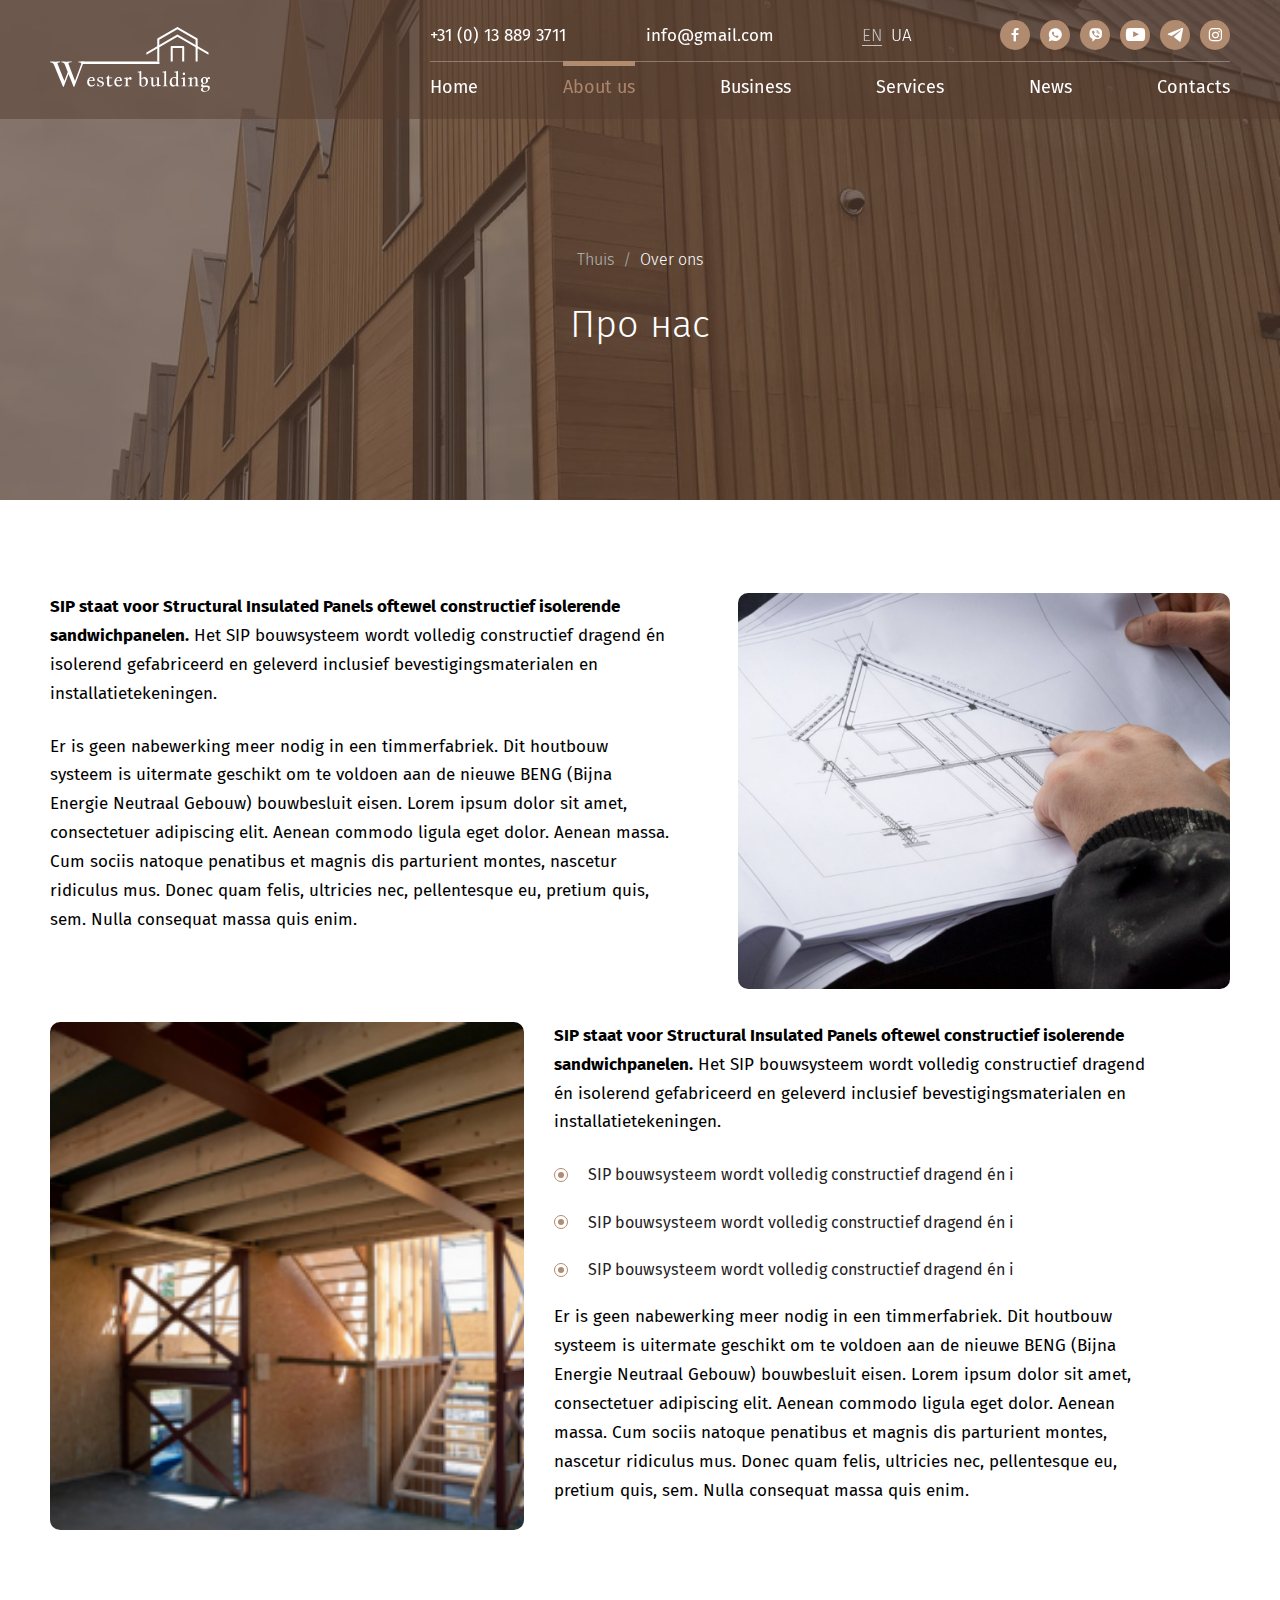
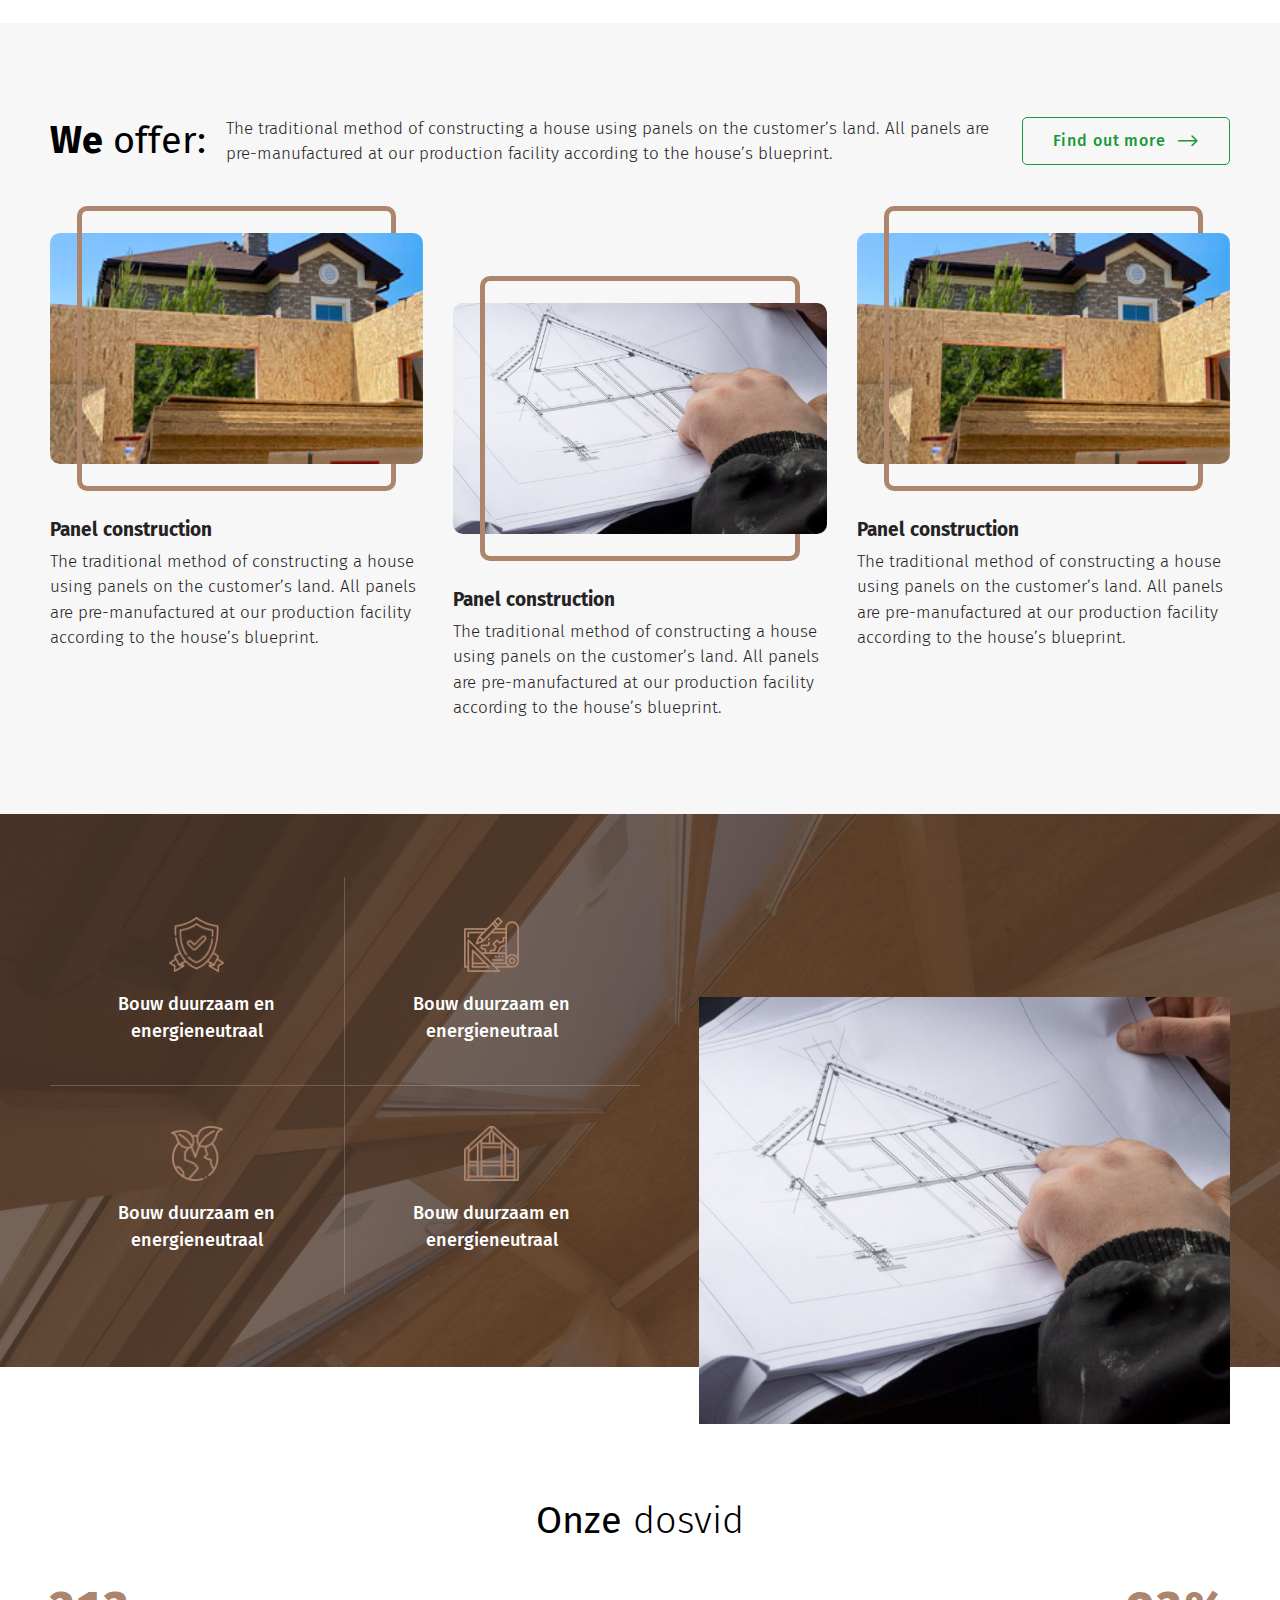
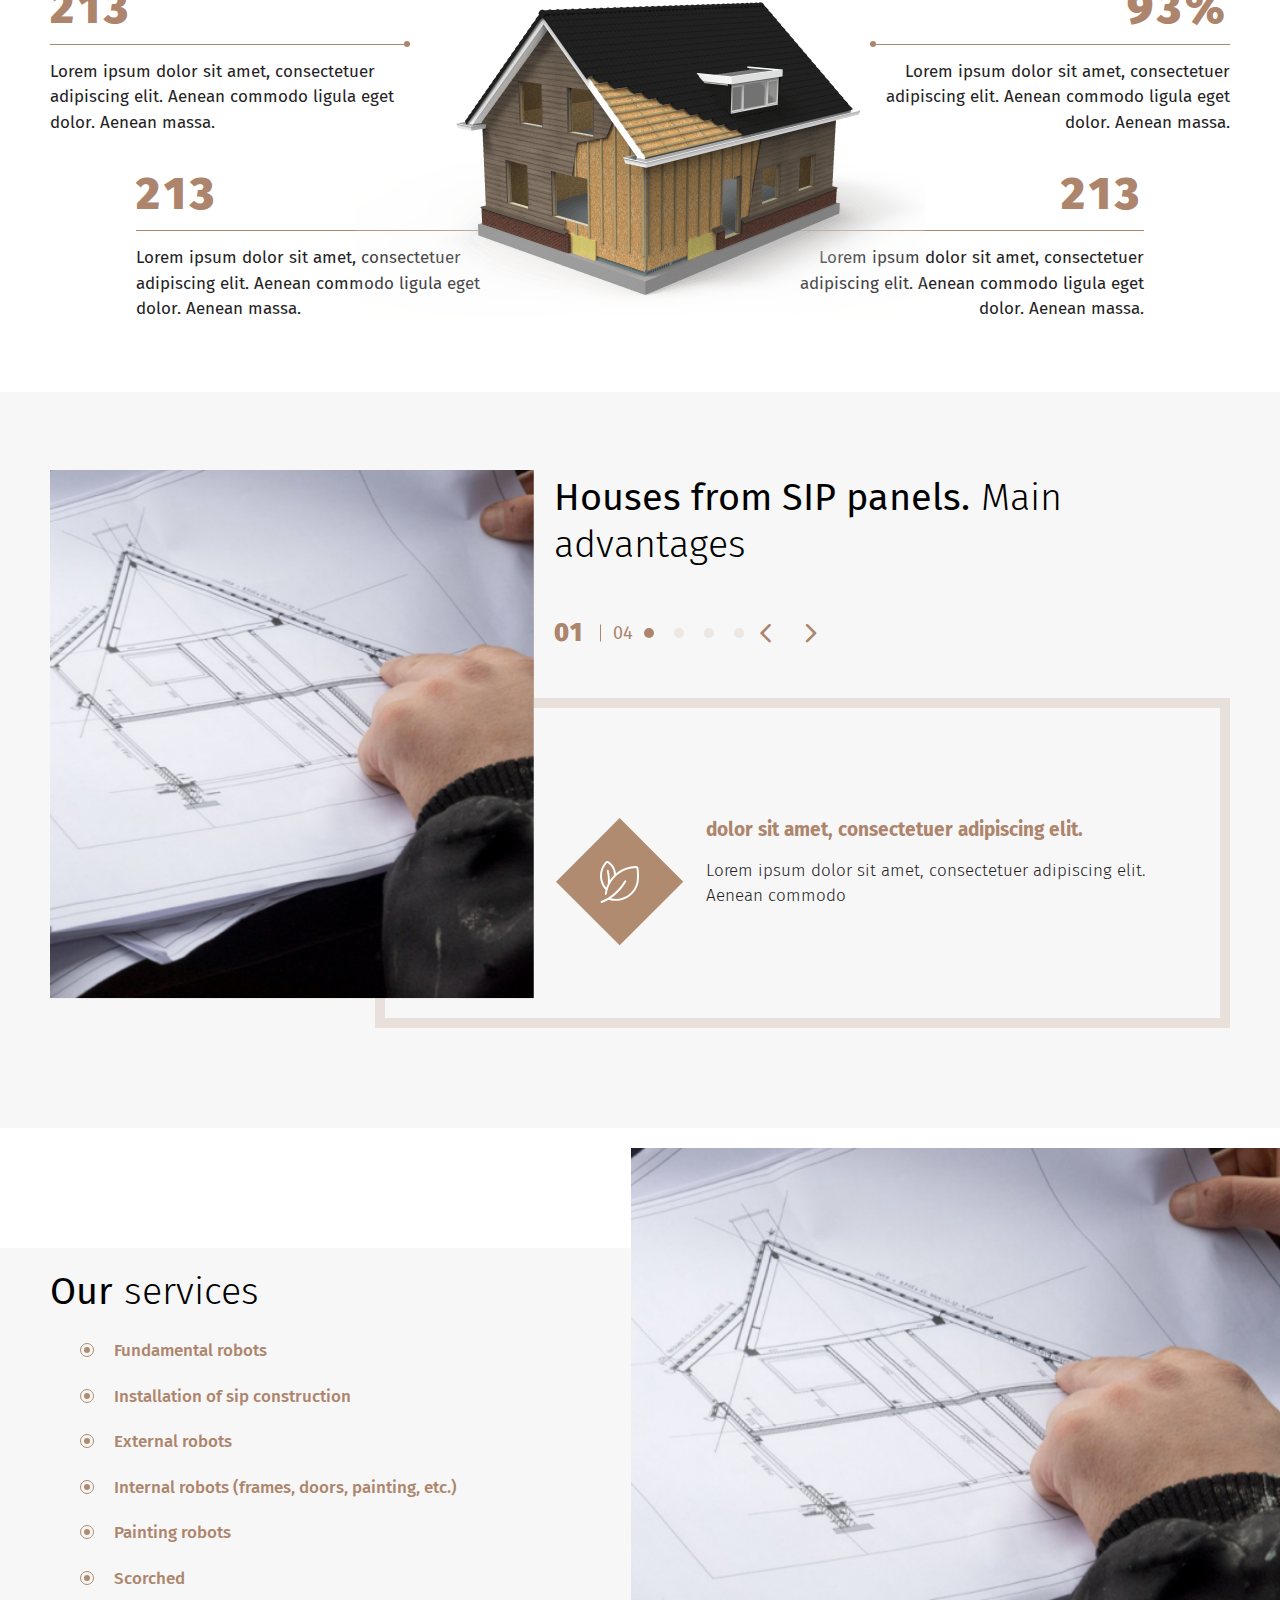
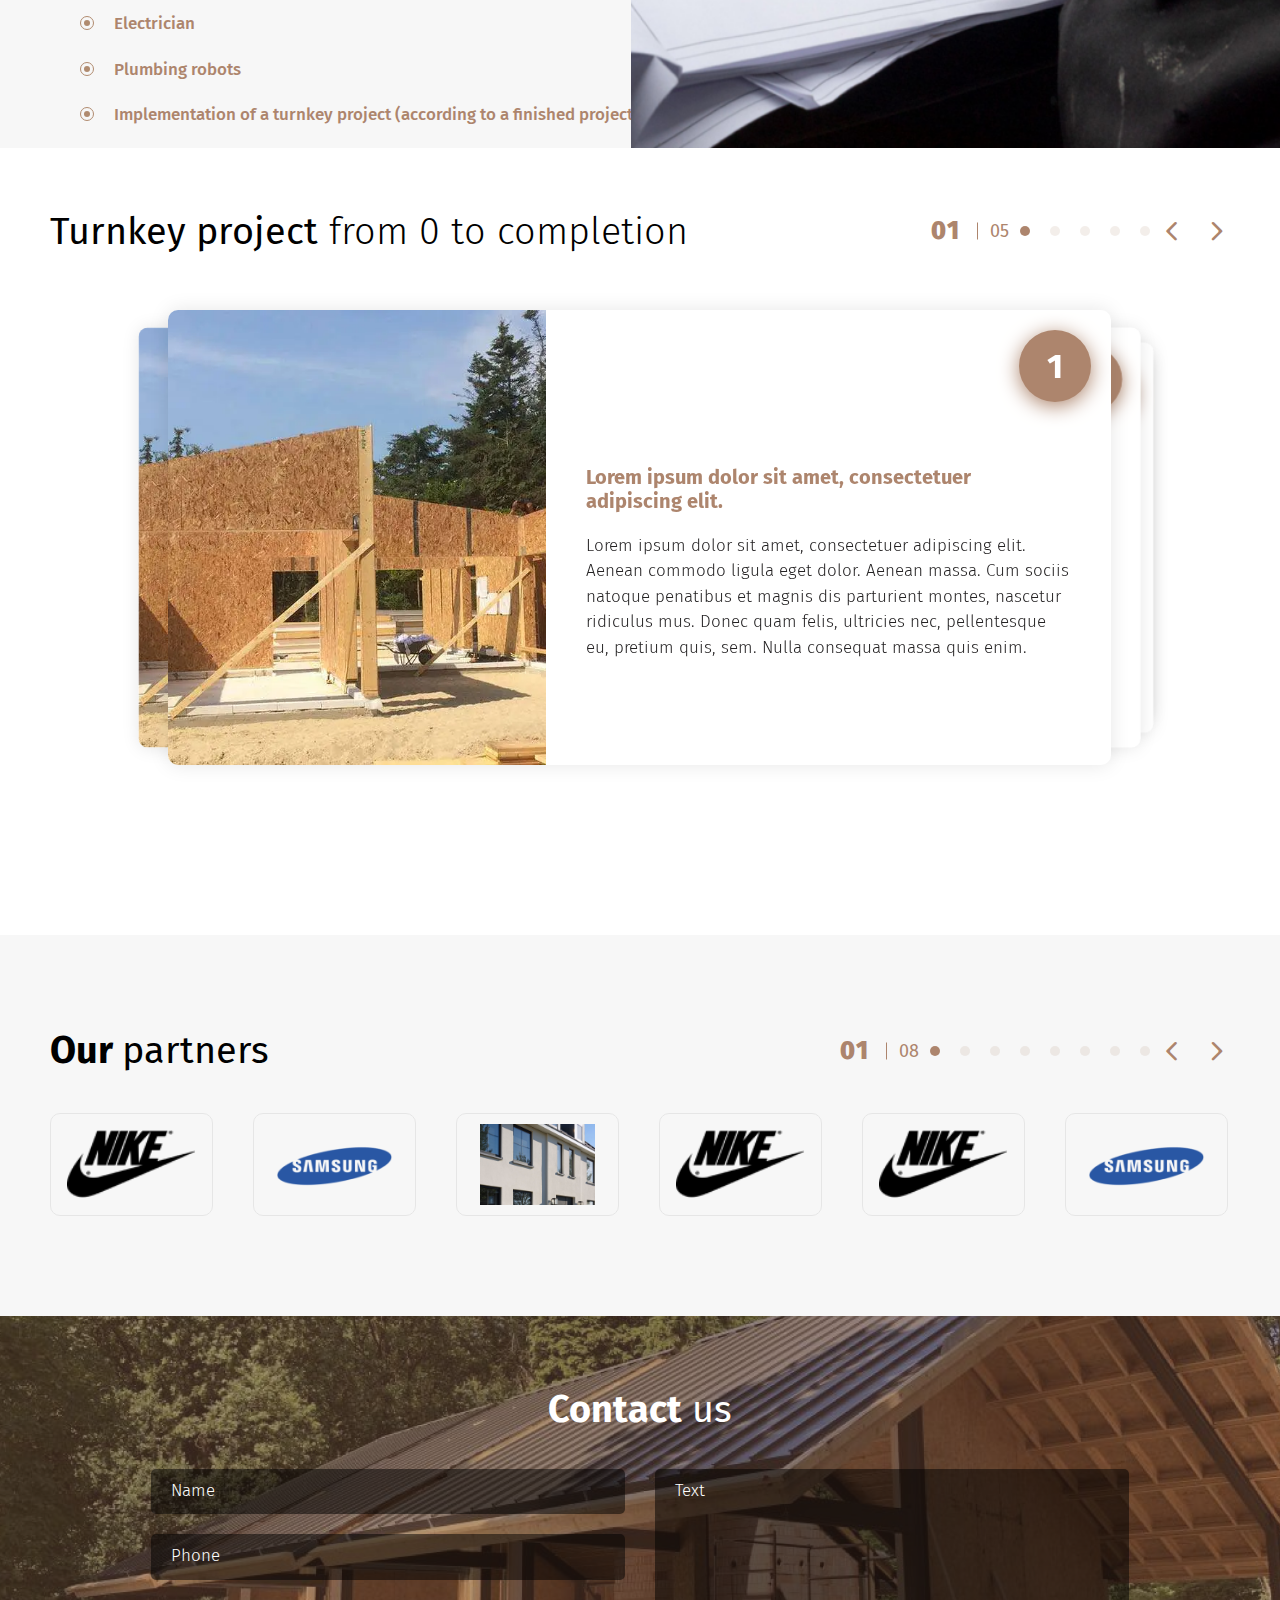
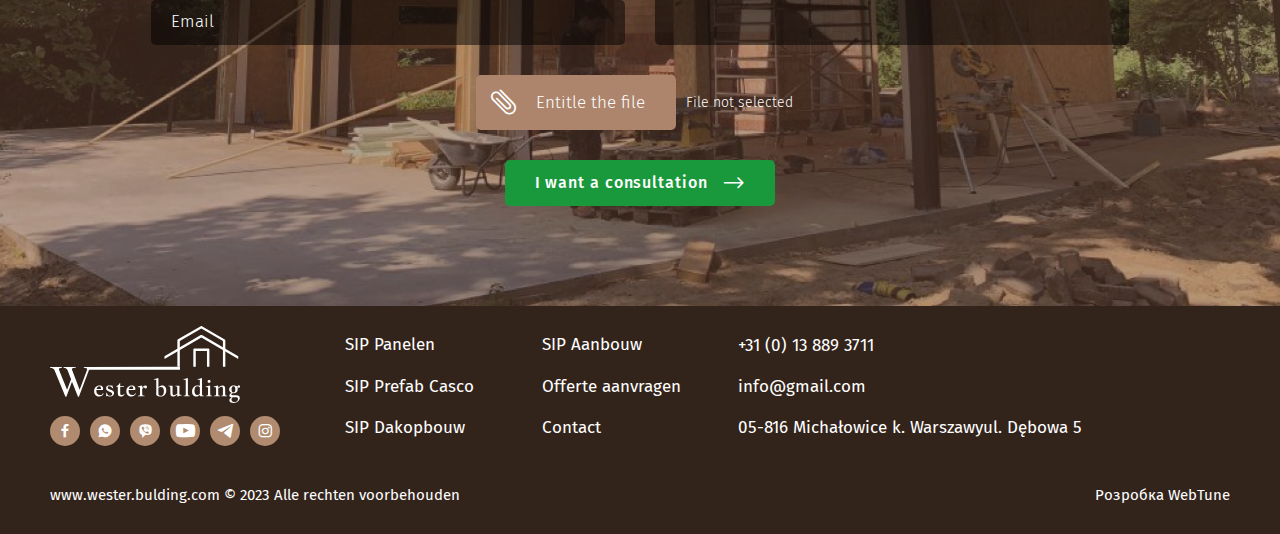
<file: about.html>
<!DOCTYPE html>
<html lang="uk" xmlns="http://www.w3.org/1999/html">
<head>
    <meta charset="utf-8"/>
    <meta http-equiv="X-UA-Compatible" content="IE=edge"/>

    <meta name="viewport" content="width=device-width, initial-scale=1, minimum-scale=1, maximum-scale=1"/>
    <meta name="format-detection" content="telephone=no"/>

    <title>WESTER-BUILDING</title>
    <meta name="description" content=""/>
    <link rel="stylesheet" href="assets/css/swiper-bundle.min.css"/>
    <link rel="stylesheet" href="assets/css/app.css"/>
</head>
<body>


<header class="header">
    <div class="header-main container d-flex align-middle align-justify">
        <a href="index.html" class="header-logo align-middle header-menu">
            <img src="assets/img/logo.svg" alt="logo company" class="header-logo__icon">
        </a>

        <div class="burger__wrap js-header align-middle align-center">
            <div class="burger">
                <span></span>
                <span></span>
                <span></span>
            </div>
        </div>
        <div class="navbar">
            <div class="header__top d-flex align-middle">
                <ul class="contacts --relative d-flex align-middle align-right">
                    <li class="contacts-item">
                        <a href="tel:+310138893711">+31 (0) 13 889 3711</a>
                    </li>
                    <li class="contacts-item">
                        <a href="mailto:info@gmail.com">info@gmail.com</a>
                    </li>
                </ul>

                <nav class="languages-navigation">
                    <ul class="lang">
                        <li class="lang-item current-lang">
                            <a href="">EN</a>
                        </li>
                        <li class="lang-item ">
                            <a href="">UA</a>
                        </li>
                    </ul>
                </nav>
                <ul class="social">
                    <li class="social-item">
                        <a href="" target="_blank" class="social__link d-flex align-middle align-center">
                            <i class="icon-facebook"></i>
                        </a>
                    </li>
                    <li class="social-item">
                        <a href="" target="_blank" class="social__link d-flex align-middle align-center">
                            <i class="icon-whatsapp"></i>
                        </a>
                    </li>
                    <li class="social-item">
                        <a href="" target="_blank" class="social__link d-flex align-middle align-center">
                            <i class="icon-viber"></i>
                        </a>
                    </li>
                    <li class="social-item">
                        <a href="" target="_blank" class="social__link d-flex align-middle align-center">
                            <i class="icon-youtube"></i>
                        </a>
                    </li>
                    <li class="social-item">
                        <a href="" target="_blank" class="social__link d-flex align-middle align-center">
                            <i class="icon-telegram"></i>
                        </a>
                    </li>
                    <li class="social-item">
                        <a href="" target="_blank" class="social__link d-flex align-middle align-center">
                            <i class="icon-instagram"></i>
                        </a>
                    </li>
                </ul>
            </div>

            <nav class="main-navigation">
                <ul class="menu">
                    <li class="menu-item  ">
                        <a href="index.html">Home</a>
                    </li>
                    <li class="menu-item current-menu-item">
                        <a href="about.html"> About us </a>
                    </li>
                    <li class="menu-item">
                        <a href="products.html">Business</a>
                    </li>

                    <li class="menu-item">
                        <a href="services.html">Services</a>
                    </li>
                    <li class="menu-item">
                        <a href="blog.html">News</a>
                    </li>
                    <li class="menu-item">
                        <a href="contacts.html">Contacts</a>
                    </li>
                </ul>
            </nav>
        </div>
    </div>
</header>

<main class="main">

    <section class="s-banner d-flex align-middle --relative">
        <div class="s-banner__img-wrap">
            <img src="assets/img/banner.jpg" alt="" class="s-banner__img">
        </div>
        <div class="container overlap">

            <div class="row">
                <div class="col-xl-12 col-lg-12 col-md-12 col-sm-12 col-xs-12">
                    <div class="kama_breadcrumbs">
                        <span>
                            <a href="https://hope.le-target.com" itemprop="item">
                                <span>Thuis</span>
                            </a>
                            <span class="kb_sep">/</span>
                        <span class="kb_title">Over ons</span>
                        </span>
                    </div>
                </div>
                <div class="col-xl-12 col-lg-12 col-md-12 col-sm-12 col-xs-12 text-center">
                    <h1 class="s-banner__heading text-xl text-light">
                        Про нас
                    </h1>
                </div>
            </div>
        </div>
    </section>

    <section class="s-info">
        <div class="container">
            <div class="row s-info__row">
                <div class="col-xl-7 col-lg-7 col-md-7 col-sm-12 col-xs-12">
                    <div class="s-info__desc editor-style">
                        <p><b>SIP staat voor Structural Insulated Panels oftewel constructief isolerende
                            sandwichpanelen.</b>
                            Het
                            SIP bouwsysteem wordt volledig constructief dragend én isolerend gefabriceerd en geleverd
                            inclusief bevestigingsmaterialen en installatietekeningen.</p>
                        <p> Er is geen nabewerking meer nodig in een timmerfabriek. Dit houtbouw systeem is uitermate
                            geschikt om te voldoen aan de nieuwe BENG (Bijna Energie Neutraal Gebouw) bouwbesluit eisen.
                            Lorem ipsum dolor sit amet, consectetuer adipiscing elit. Aenean commodo ligula eget dolor.
                            Aenean massa. Cum sociis natoque penatibus et magnis dis parturient montes, nascetur
                            ridiculus
                            mus. Donec quam felis, ultricies nec, pellentesque eu, pretium quis, sem. Nulla consequat
                            massa
                            quis enim.</p>
                    </div>
                </div>
                <div class="col-xl-5 col-lg-5 col-md-5 col-sm-12 col-xs-12">
                    <div class="block-image">
                        <img src="assets/img/blog-1.png" alt="">
                    </div>
                </div>
            </div>
            <div class="row m-row s-info__row ">
                <div class="column col-xl-7 col-lg-7 col-md-7 col-sm-12 col-xs-12">
                    <div class="s-info__desc editor-style">
                        <p><b>SIP staat voor Structural Insulated Panels oftewel constructief isolerende
                            sandwichpanelen.</b>
                            Het
                            SIP bouwsysteem wordt volledig constructief dragend én isolerend gefabriceerd en geleverd
                            inclusief bevestigingsmaterialen en installatietekeningen.</p>
                        <ul>
                            <li>
                                SIP bouwsysteem wordt volledig constructief dragend én i
                            </li>
                            <li>
                                SIP bouwsysteem wordt volledig constructief dragend én i
                            </li>
                            <li>
                                SIP bouwsysteem wordt volledig constructief dragend én i
                            </li>
                        </ul>
                        <p> Er is geen nabewerking meer nodig in een timmerfabriek. Dit houtbouw systeem is uitermate
                            geschikt om te voldoen aan de nieuwe BENG (Bijna Energie Neutraal Gebouw) bouwbesluit eisen.
                            Lorem ipsum dolor sit amet, consectetuer adipiscing elit. Aenean commodo ligula eget dolor.
                            Aenean massa. Cum sociis natoque penatibus et magnis dis parturient montes, nascetur
                            ridiculus
                            mus. Donec quam felis, ultricies nec, pellentesque eu, pretium quis, sem. Nulla consequat
                            massa
                            quis enim.</p>
                    </div>
                </div>
                <div class="column col-xl-5 col-lg-5 col-md-5 col-sm-12 col-xs-12 ">
                    <div class="block-image">
                        <img src="assets/img/blog-2.png" alt="">
                    </div>
                </div>

            </div>


        </div>

    </section>

    <section class="section s-offer">
        <div class="container overlap">
            <div class="row">
                <div class="col-xl-12 col-lg-12 col-md-12 col-sm-12 col-xs-12 s-offer__top d-flex align-justify align-middle">
                    <h3 class="heading text-xl text-regular"><b> We</b> offer:</h3>
                    <div class="description text-m text-light">The traditional method of constructing a house using
                        panels on the
                        customer’s land. All panels are pre-manufactured at our production facility according to the
                        house’s blueprint.
                    </div>
                    <a href="" class="btn btn-transparent d-none d-lg-inline-block">Find out more<i
                            class="icon-arrow-right"></i> </a>
                </div>
            </div>
            <div class="row m-row">
                <div class="column col-xl-4 col-lg-4 col-md-4 col-sm-6 col-xs-12 s-offer__col">
                    <div class="product__i">
                        <div class="product__icon-wrap --relative">
                            <img src="assets/img/product-1.jpg" alt="" class="product__icon">
                        </div>
                        <div class="product__heading text-bold">
                            Panel construction
                        </div>
                        <div class="product__description text-m text-light">
                            The traditional method of constructing a house using panels on the customer’s land. All
                            panels are pre-manufactured at our production facility according to the house’s blueprint.
                        </div>
                    </div>
                </div>
                <div class="column col-xl-4 col-lg-4 col-md-4 col-sm-6 col-xs-12 s-offer__col">
                    <div class="product__i">
                        <div class="product__icon-wrap --relative">
                            <img src="assets/img/blog-1.png" alt="" class="product__icon">
                        </div>
                        <div class="product__heading text-bold">
                            Panel construction
                        </div>
                        <div class="product__description text-m text-light">
                            The traditional method of constructing a house using panels on the customer’s land. All
                            panels are pre-manufactured at our production facility according to the house’s blueprint.
                        </div>
                    </div>
                </div>
                <div class="column col-xl-4 col-lg-4 col-md-4 col-sm-6 col-xs-12 s-offer__col">
                    <div class="product__i">
                        <div class="product__icon-wrap --relative">
                            <img src="assets/img/product-1.jpg" alt="" class="product__icon">
                        </div>
                        <div class="product__heading text-bold">
                            Panel construction
                        </div>
                        <div class="product__description text-m text-light">
                            The traditional method of constructing a house using panels on the customer’s land. All
                            panels are pre-manufactured at our production facility according to the house’s blueprint.
                        </div>
                    </div>
                </div>
            </div>

            <a href="" class="btn btn-primary d-inline-block d-lg-none">Find out more<i class="icon-arrow-right"></i>
            </a>
        </div>
    </section>

    <section class="s-number --relative">
        <div class="s-number__bg">
            <img src="assets/img/about-3.jpg" alt="">
        </div>
        <div class="container">
            <div class="row">
                <div class="col-xl-6 col-lg-6 col-md-6 col-sm-12 col-xs-12">
                    <div class="advantage__wrap">
                        <div class="advantage__i text-center  --relative">
                            <div class="advantage__icon-wrap --relative">
                                <img src="assets/img/ad-1.png" alt="" class="advantage__icon">
                            </div>

                            <h3 class="advantage__heading text-medium">Bouw duurzaam en energieneutraal</h3>
                        </div>
                        <div class="advantage__i text-center  --relative">
                            <div class="advantage__icon-wrap --relative">
                                <img src="assets/img/ad-2.png" alt="" class="advantage__icon">
                            </div>
                            <h3 class="advantage__heading text-medium">Bouw duurzaam en energieneutraal</h3>
                        </div>
                        <div class="advantage__i text-center  --relative">
                            <div class="advantage__icon-wrap --relative">
                                <img src="assets/img/ad-3.png" alt="" class="advantage__icon">
                            </div>
                            <h3 class="advantage__heading text-medium">Bouw duurzaam en energieneutraal</h3>
                        </div>
                        <div class="advantage__i text-center  --relative">
                            <div class="advantage__icon-wrap --relative">
                                <img src="assets/img/ad-4.png" alt="" class="advantage__icon">
                            </div>
                            <h3 class="advantage__heading text-medium">Bouw duurzaam en energieneutraal</h3>
                        </div>
                    </div>
                </div>
                <div class="col-xl-6 col-lg-6 col-md-6 col-sm-12 col-xs-12 d-none d-md-block">
                    <div class="block-image overlap">
                        <img src="assets/img/blog-1.png" alt="">
                    </div>
                </div>
            </div>
        </div>
    </section>

    <section class="s-achievement">
        <div class="container">
            <div class="row align-justify">
                <div class="col-xl-12 col-lg-12 col-md-12 col-sm-12 col-xs-12">
                    <h3 class="heading text-xl text-light text-center"><b> Onze</b> dosvid</h3>
                </div>
            </div>
            <div class="row align-justify">
                <div class="col-xl-12 col-lg-12 col-md-12 col-sm-12 col-xs-12 --relative">

                    <div class="achievement__wrap">
                        <div class="achievement__item">
                            <div class="achievement__number">
                                213
                            </div>
                            <div class="achievement__line --relative"></div>
                            <div class="achievement__description text-m">

                                Lorem ipsum dolor sit amet, consectetuer adipiscing elit. Aenean commodo ligula eget
                                dolor.
                                Aenean massa.
                            </div>
                        </div>
                        <div class="achievement__item">
                            <div class="achievement__number">
                                93%
                            </div>
                            <div class="achievement__line --relative"></div>
                            <div class="achievement__description text-m">
                                Lorem ipsum dolor sit amet, consectetuer adipiscing elit. Aenean commodo ligula eget
                                dolor.
                                Aenean massa.
                            </div>
                        </div>
                        <div class="achievement__item">
                            <div class="achievement__number">
                                213
                            </div>
                            <div class="achievement__line --relative"></div>
                            <div class="achievement__description text-m">

                                Lorem ipsum dolor sit amet, consectetuer adipiscing elit. Aenean commodo ligula eget
                                dolor.
                                Aenean massa.
                            </div>
                        </div>
                        <div class="achievement__item">
                            <div class="achievement__number">
                                213
                            </div>
                            <div class="achievement__line --relative"></div>
                            <div class="achievement__description text-m">
                                Lorem ipsum dolor sit amet, consectetuer adipiscing elit. Aenean commodo ligula eget
                                dolor.
                                Aenean massa.
                            </div>
                        </div>
                    </div>

                    <div class="s-achievement__img">
                        <img src="assets/img/achievement.png" alt="">
                    </div>
                </div>
            </div>
        </div>
    </section>

    <section class="section s-sip swiper-entry">
        <div class="container">
            <div class="row m-row align-right d-flex">
                <div class="col-xl-7 col-lg-7 col-md-7 col-sm-12 col-xs-12 column s-sip__top">
                    <h3 class="s-sip__heading text-xl text-light"><b>Houses from SIP panels.</b> Main advantages
                    </h3>

                    <div class="d-flex align-middle align-left swiper-navigation">

                        <div class="d-flex align-middle align-justify  swiper-fraction">
                            <div class="swiper-fraction__current custom-current --relative"></div>
                            <div class="swiper-fraction__total custom-total text-regular"></div>
                        </div>

                        <div class="swiper-pagination"></div>

                        <div class="swiper-button__wrap d-flex align-middle align-left">
                            <div class="swiper-button-prev d-flex align-center align-middle">
                                <i class="icon-ar-left"></i>
                            </div>
                            <div class="swiper-button-next d-flex align-center align-middle">
                                <i class="icon-ar-right"></i>
                            </div>
                        </div>

                    </div>
                </div>
            </div>
            <div class="row align-center">
                <div class="col-xl-12 col-lg-12 col-md-12 col-sm-12 col-xs-12">
                    <div class="swiper-container"
                         data-options='{"slidesPerView":1, "spaceBetween": 15, "customFraction": true, "loop": true, "effect":"fade"}'>

                        <div class="swiper-wrapper">
                            <div class="swiper-slide">
                                <div class="sip-advantage d-flex align-justify --relative">
                                    <div class="sip-advantage__img-wrap">
                                        <img src="assets/img/blog-1.png" alt="" class="sip-advantage__img">
                                    </div>
                                    <div class="sip-advantage__inner d-flex --relative">
                                        <div class=" --relative">
                                            <div class="heading__wrap --relative">
                                                <div class="icon">
                                                    <img src="assets/img/ad-icon.svg" alt="">
                                                </div>
                                                <div class="heading text-bold">
                                                    dolor sit amet, consectetuer adipiscing elit.
                                                </div>
                                            </div>
                                            <div class="description text-m text-light">
                                                Lorem ipsum dolor sit amet, consectetuer adipiscing elit. Aenean commodo

                                            </div>
                                        </div>
                                    </div>
                                </div>
                            </div>
                            <div class="swiper-slide">
                                <div class="sip-advantage d-flex align-justify --relative">
                                    <div class="sip-advantage__img-wrap">
                                        <img src="assets/img/blog-1.png" alt="" class="sip-advantage__img">
                                    </div>
                                    <div class="sip-advantage__inner d-flex --relative">
                                        <div class=" --relative">
                                            <div class="heading__wrap --relative">
                                                <div class="icon">
                                                    <img src="assets/img/ad-icon.svg" alt="">
                                                </div>
                                                <div class="heading text-bold">
                                                    dolor sit amet, consectetuer adipiscing elit.
                                                </div>
                                            </div>
                                            <div class="description text-m text-light">
                                                Lorem ipsum dolor sit amet, consectetuer adipiscing elit. Aenean commodo

                                            </div>
                                        </div>
                                    </div>
                                </div>
                            </div>
                            <div class="swiper-slide">
                                <div class="sip-advantage d-flex align-justify --relative">
                                    <div class="sip-advantage__img-wrap">
                                        <img src="assets/img/product-3.jpg" alt="" class="sip-advantage__img">
                                    </div>
                                    <div class="sip-advantage__inner d-flex --relative">
                                        <div class=" --relative">
                                            <div class="heading__wrap --relative">
                                                <div class="icon">
                                                    <img src="assets/img/ad-icon.svg" alt="">
                                                </div>
                                                <div class="heading text-bold">
                                                    dolor sit amet, consectetuer adipiscing elit.
                                                    orem ipsum dolor sit amet, consectetuer adipiscing elit. Aenean commodo
                                                </div>
                                            </div>
                                            <div class="description text-m text-light">
                                                Lorem ipsum dolor sit amet, consectetuer adipiscing elit. Aenean commodo
                                                orem ipsum dolor sit amet, consectetuer adipiscing elit. Aenean commodo
                                                orem ipsum dolor sit amet, consectetuer adipiscing elit. Aenean commodo
                                            </div>
                                        </div>
                                    </div>
                                </div>
                            </div>
                            <div class="swiper-slide">
                                <div class="sip-advantage d-flex align-justify --relative">
                                    <div class="sip-advantage__img-wrap">
                                        <img src="assets/img/product-2.jpg" alt="" class="sip-advantage__img">
                                    </div>
                                    <div class="sip-advantage__inner d-flex --relative">
                                        <div class=" --relative">
                                            <div class="heading__wrap --relative">
                                                <div class="icon">
                                                    <img src="assets/img/ad-icon.svg" alt="">
                                                </div>
                                                <div class="heading text-bold">
                                                    adipiscing elit.
                                                </div>
                                            </div>
                                            <div class="description text-m text-light">
                                                Lorem ipsum dolor sit amet, consectetuer adipiscing elit. Aenean commodo
                                                orem ipsum dolor sit amet, consectetuer adipiscing elit. Aenean commodo
                                            </div>
                                        </div>
                                    </div>
                                </div>
                            </div>

                        </div>
                    </div>
                </div>
            </div>
        </div>
    </section>

    <section class="section s-services__home">
        <div class="container">

            <div class="row bg --relative">
                <div class="col-xl-6 col-lg-6 col-md-6 col-sm-12 col-xs-12">

                    <h3 class="heading text-xl text-light"><b>Our</b> services</h3>
                    <ul class="service__list">
                        <li class="text-m text-medium --relative">
                            Fundamental robots
                        </li>
                        <li class="text-m text-medium --relative">
                            Installation of sip construction
                        </li>
                        <li class="text-m text-medium --relative">
                            External robots
                        </li>
                        <li class="text-m text-medium --relative">
                            Internal robots (frames, doors, painting, etc.)
                        </li>
                        <li class="text-m text-medium --relative">
                            Painting robots
                        </li>
                        <li class="text-m text-medium --relative">
                            Scorched
                        </li>
                        <li class="text-m text-medium --relative">
                            Electrician
                        </li>
                        <li class="text-m text-medium --relative">
                            Plumbing robots
                        </li>
                        <li class="text-m text-medium --relative">
                            Implementation of a turnkey project (according to a finished project)
                        </li>
                    </ul>
                </div>
                <div class="col-xl-6 col-lg-6 col-md-6 col-sm-12 col-xs-12">
                    <div class="block-image">
                        <img src="assets/img/blog-1.png" alt="" class="image">
                    </div>

                </div>
            </div>
        </div>
    </section>

    <section class="section s-turnkey-project swiper-entry">
        <div class="container">
            <div class="row s-turnkey-project__top">
                <div class="col-xl-8 col-lg-8 col-md-8 col-sm-12 col-xs-12">
                    <h3 class="s-turnkey-project__heading text-xl text-light"><b>Turnkey project</b> from 0 to
                        completion</h3>
                </div>
                <div class="col-xl-4 col-lg-4 col-md-4 col-sm-12 col-xs-12 d-flex align-middle swiper-navigation">
                    <div class="d-flex align-middle align-justify  swiper-fraction">
                        <div class="swiper-fraction__current custom-current --relative"></div>
                        <div class="swiper-fraction__total custom-total text-regular"></div>
                    </div>

                    <div class="swiper-pagination"></div>

                    <div class="swiper-button__wrap d-flex align-middle align-left">
                        <div class="swiper-button-prev d-flex align-center align-middle">
                            <i class="icon-ar-left"></i>
                        </div>
                        <div class="swiper-button-next d-flex align-center align-middle">
                            <i class="icon-ar-right"></i>
                        </div>
                    </div>

                </div>
            </div>

            <div class="row align-center">
                <div class="col-xl-10 col-lg-11 col-md-12 col-sm-12 col-xs-12">
                    <div class="swiper-container"
                         data-options='{"slidesPerView":1, "spaceBetween": 5, "customFraction": true,"effect": "cards", "loop": true, "cardsEffect": {"rotate": false, "slideShadows": false}}'>

                        <div class="swiper-wrapper">
                            <div class="swiper-slide">
                                <div class="step__item d-flex align-justify --relative">
                                    <div class="step__top">
                                        <div class="step__img-wrap">
                                            <img src="assets/img/main-1.png" alt="" class="step__img">
                                        </div>
                                        <div class="heading d-block d-md-none">
                                            Lorem ipsum dolor sit amet, consectetuer adipiscing elit.
                                        </div>
                                    </div>


                                    <div class="step__content">
                                        <div class="heading d-none d-md-block ">
                                            Lorem ipsum dolor sit amet, consectetuer adipiscing elit.
                                        </div>
                                        <div class="description text-m text-light">
                                            Lorem ipsum dolor sit amet, consectetuer adipiscing elit. Aenean commodo
                                            ligula eget dolor. Aenean massa. Cum sociis natoque penatibus et magnis dis
                                            parturient montes, nascetur ridiculus mus. Donec quam felis, ultricies nec,
                                            pellentesque eu, pretium quis, sem. Nulla consequat massa quis enim.
                                        </div>
                                    </div>
                                    <div class="step__number d-flex align-middle align-center text-bold">1</div>
                                </div>
                            </div>
                            <div class="swiper-slide">
                                <div class="step__item d-flex align-justify --relative">
                                    <div class="step__top">
                                        <div class="step__img-wrap">
                                            <img src="assets/img/main-1.png" alt="" class="step__img">
                                        </div>
                                        <div class="heading d-block d-md-none">
                                            Lorem ipsum dolor sit amet, consectetuer adipiscing elit.
                                        </div>
                                    </div>


                                    <div class="step__content">
                                        <div class="heading d-none d-md-block ">
                                            Lorem ipsum dolor sit amet, consectetuer adipiscing elit.
                                        </div>
                                        <div class="description text-m text-light">
                                            Lorem ipsum dolor sit amet, consectetuer adipiscing elit. Aenean commodo
                                            ligula eget dolor. Aenean massa. Cum sociis natoque penatibus et magnis dis
                                            parturient montes, nascetur ridiculus mus. Donec quam felis, ultricies nec,
                                            pellentesque eu, pretium quis, sem. Nulla consequat massa quis enim.
                                        </div>
                                    </div>
                                    <div class="step__number d-flex align-middle align-center text-bold">2</div>
                                </div>
                            </div>
                            <div class="swiper-slide">
                                <div class="step__item d-flex align-justify --relative">
                                    <div class="step__top">
                                        <div class="step__img-wrap">
                                            <img src="assets/img/main-1.png" alt="" class="step__img">
                                        </div>
                                        <div class="heading d-block d-md-none ">
                                            Lorem ipsum dolor sit amet, consectetuer adipiscing elit.
                                        </div>
                                    </div>


                                    <div class="step__content">
                                        <div class="heading d-none d-md-block ">
                                            Lorem ipsum dolor sit amet, consectetuer adipiscing elit.
                                        </div>
                                        <div class="description text-m text-light">
                                            Lorem ipsum dolor sit amet, consectetuer adipiscing elit. Aenean commodo
                                            ligula eget dolor. Aenean massa. Cum sociis natoque penatibus et magnis dis
                                            parturient montes, nascetur ridiculus mus. Donec quam felis, ultricies nec,
                                            pellentesque eu, pretium quis, sem. Nulla consequat massa quis enim.
                                        </div>
                                    </div>
                                    <div class="step__number d-flex align-middle align-center text-bold">3</div>
                                </div>
                            </div>
                            <div class="swiper-slide">
                                <div class="step__item d-flex align-justify --relative">
                                    <div class="step__top">
                                        <div class="step__img-wrap">
                                            <img src="assets/img/main-1.png" alt="" class="step__img">
                                        </div>
                                        <div class="heading d-block d-md-none">
                                            Lorem ipsum dolor sit amet, consectetuer adipiscing elit.
                                        </div>
                                    </div>


                                    <div class="step__content">
                                        <div class="heading d-none d-md-block ">
                                            Lorem ipsum dolor sit amet, consectetuer adipiscing elit.
                                        </div>
                                        <div class="description text-m text-light">
                                            Lorem ipsum dolor sit amet, consectetuer adipiscing elit. Aenean commodo
                                            ligula eget dolor. Aenean massa. Cum sociis natoque penatibus et magnis dis
                                            parturient montes, nascetur ridiculus mus. Donec quam felis, ultricies nec,
                                            pellentesque eu, pretium quis, sem. Nulla consequat massa quis enim.
                                        </div>
                                    </div>
                                    <div class="step__number d-flex align-middle align-center text-bold">4</div>
                                </div>
                            </div>
                            <div class="swiper-slide">
                                <div class="step__item d-flex align-justify --relative">
                                    <div class="step__top">
                                        <div class="step__img-wrap">
                                            <img src="assets/img/main-1.png" alt="" class="step__img">
                                        </div>
                                        <div class="heading d-block d-md-none">
                                            Lorem ipsum dolor sit amet, consectetuer adipiscing elit.
                                        </div>
                                    </div>


                                    <div class="step__content">
                                        <div class="heading d-none d-md-block ">
                                            Lorem ipsum dolor sit amet, consectetuer adipiscing elit.
                                        </div>
                                        <div class="description text-m text-light">
                                            Lorem ipsum dolor sit amet, consectetuer adipiscing elit. Aenean commodo
                                            ligula eget dolor. Aenean massa. Cum sociis natoque penatibus et magnis dis
                                            parturient montes, nascetur ridiculus mus. Donec quam felis, ultricies nec,
                                            pellentesque eu, pretium quis, sem. Nulla consequat massa quis enim.
                                        </div>
                                    </div>
                                    <div class="step__number d-flex align-middle align-center text-bold">5</div>
                                </div>
                            </div>
                        </div>
                    </div>
                </div>
            </div>
        </div>
    </section>

    <section class="section s-partner swiper-entry">
        <div class="container">
            <div class="row  s-partner__top">
                <div class="col-xl-6 col-lg-6 col-md-6 col-sm-12 col-xs-12">
                    <h3 class="heading text-xl text-regular"><b>Our </b> partners</h3>
                </div>
                <div class="col-xl-6 col-lg-6 col-md-6 col-sm-12 col-xs-12  d-md-flex align-middle align-right">
                    <div class="d-flex align-middle align-right swiper-navigation">

                        <div class="d-flex align-middle align-justify  swiper-fraction">
                            <div class="swiper-fraction__current custom-current --relative"></div>
                            <div class="swiper-fraction__total custom-total text-regular"></div>
                        </div>

                        <div class="swiper-pagination"></div>

                        <div class="swiper-button__wrap d-flex align-middle align-left">
                            <div class="swiper-button-prev d-flex align-center align-middle">
                                <i class="icon-ar-left"></i>
                            </div>
                            <div class="swiper-button-next d-flex align-center align-middle">
                                <i class="icon-ar-right"></i>
                            </div>
                        </div>
                    </div>
                </div>
            </div>
            <div class="row">
                <div class="col-xl-12 col-lg-12 col-md-12 col-sm-12 col-xs-12">

                    <div class="swiper-container"
                         data-options='{"slidesPerView":2, "spaceBetween": 15,  "centeredSlides": false, "customFraction": true, "loop": true, "mobNav": true,  "breakpoints": {"320": {"slidesPerView": 3,"spaceBetween": 15, "autoHeight": false}, "992": {"slidesPerView": 4, "spaceBetween": 20}, "1200": {"slidesPerView": 6, "spaceBetween": 40,  "effect": "slide"}}}'>

                        <div class="swiper-wrapper">
                            <div class="swiper-slide">
                                <div class="s-partner__item d-flex align-middle text-center">
                                    <div class="s-partner__img-wrap">
                                        <img src="assets/img/partner-1.png" alt="" class="s-partner__img">
                                    </div>
                                </div>
                            </div>
                            <div class="swiper-slide">
                                <div class="s-partner__item d-flex align-middle text-center">
                                    <div class="s-partner__img-wrap">
                                        <img src="assets/img/partner-2.png" alt="" class="s-partner__img">
                                    </div>
                                </div>
                            </div>
                            <div class="swiper-slide">
                                <div class="s-partner__item d-flex align-middle text-center">
                                    <div class="s-partner__img-wrap">
                                        <img src="assets/img/blog-3.png" alt="" class="s-partner__img">
                                    </div>
                                </div>
                            </div>
                            <div class="swiper-slide">
                                <div class="s-partner__item d-flex align-middle text-center">
                                    <div class="s-partner__img-wrap">
                                        <img src="assets/img/partner-1.png" alt="" class="s-partner__img">
                                    </div>
                                </div>
                            </div>
                            <div class="swiper-slide">
                                <div class="s-partner__item d-flex align-middle text-center">
                                    <div class="s-partner__img-wrap">
                                        <img src="assets/img/partner-1.png" alt="" class="s-partner__img">
                                    </div>
                                </div>
                            </div>
                            <div class="swiper-slide">
                                <div class="s-partner__item d-flex align-middle text-center">
                                    <div class="s-partner__img-wrap">
                                        <img src="assets/img/partner-2.png" alt="" class="s-partner__img">
                                    </div>
                                </div>
                            </div>
                            <div class="swiper-slide">
                                <div class="s-partner__item d-flex align-middle text-center">
                                    <div class="s-partner__img-wrap">
                                        <img src="assets/img/partner-2.png" alt="" class="s-partner__img">
                                    </div>
                                </div>
                            </div>
                            <div class="swiper-slide">
                                <div class="s-partner__item d-flex align-middle text-center">
                                    <div class="s-partner__img-wrap">
                                        <img src="assets/img/partner-1.png" alt="" class="s-partner__img">
                                    </div>
                                </div>
                            </div>
                        </div>
                    </div>

                </div>
            </div>
        </div>
    </section>


    <section class="section s-cta ">
        <div class="s-cta__bg">
            <img src="assets/img/contacts.png" alt="" class="">
        </div>


        <div class="container overlap">
            <div class="row m-row align-center">
                <div class="column col-xl-10 col-lg-10 col-md-11 col-sm-12 col-xs-12">

                    <h3 class="heading text-xl text-center text-regular"><b>Contact</b> us</h3>

                    <div class="s-cta__form">
                        <form>
                            <div class="row m-row">
                                <div class="col-xl-6 col-lg-6 col-md-6 col-sm-12 col-xs-12 column">
                                    <div class="form-control">
                                        <input class="form-control__input" type="text" name="" value=""
                                               placeholder="Name" title="">
                                    </div>
                                    <div class="form-control">
                                        <input class="form-control__input" type="tel" name="" value=""
                                               placeholder="Phone" title="">
                                    </div>
                                    <div class="form-control">
                                        <input class="form-control__input" type="email" name="" value=""
                                               placeholder="Email" title="">
                                    </div>
                                </div>
                                <div class="col-xl-6 col-lg-6 col-md-6 col-sm-12 col-xs-12 column">
                                    <div class="form-control full-height">
                                        <textarea id="message1" class="form-control__textarea" name="message1"
                                                  placeholder="Text"></textarea>
                                    </div>
                                </div>
                            </div>
                            <div class="row m-row">
                                <div class="col-xl-12 col-lg-12 col-md-12 col-sm-12 col-xs-12 column">
                                    <div class="form-control">
                                        <div class="file-container d-flex align-middle align-center">
                                            <input type="file" accept="image/*,.pdf">
                                            <button class="file-button d-flex align-middle align-left"><i
                                                    class="icon-clip"></i> Entitle the file
                                            </button>
                                            <span class="file-name">File not selected</span>
                                        </div>
                                    </div>
                                </div>
                            </div>
                            <div class="row">
                                <div class="col-xl-12 col-lg-12 col-md-12 col-sm-12 col-xs-12 column d-flex align-center">
                                    <div class="btn-form">
                                        <span>I want a consultation <i class="icon-arrow-right"></i></span>
                                        <input type="submit" value="I want a consultation"
                                               class="">
                                    </div>
                                </div>
                            </div>
                        </form>
                    </div>
                </div>
            </div>
        </div>
    </section>

</main>

<footer class="footer">
    <div class="container ">
        <div class="row footer__content d-flex align-middle">
            <div class="col-xl-3 col-lg-3 col-md-12 col-sm-12 col-xs-12">
                <a href="index.html" class="footer-logo">
                    <img src="assets/img/logo.svg" alt="logo company" class="footer-logo__icon">
                </a>
                <ul class="social">
                    <li class="social-item">
                        <a href="" target="_blank" class="social__link d-flex align-middle align-center">
                            <i class="icon-facebook"></i>
                        </a>
                    </li>
                    <li class="social-item">
                        <a href="" target="_blank" class="social__link d-flex align-middle align-center">
                            <i class="icon-whatsapp"></i>
                        </a>
                    </li>
                    <li class="social-item">
                        <a href="" target="_blank" class="social__link d-flex align-middle align-center">
                            <i class="icon-viber"></i>
                        </a>
                    </li>
                    <li class="social-item">
                        <a href="" target="_blank" class="social__link d-flex align-middle align-center">
                            <i class="icon-youtube"></i>
                        </a>
                    </li>
                    <li class="social-item">
                        <a href="" target="_blank" class="social__link d-flex align-middle align-center">
                            <i class="icon-telegram"></i>
                        </a>
                    </li>
                    <li class="social-item">
                        <a href="" target="_blank" class="social__link d-flex align-middle align-center">
                            <i class="icon-instagram"></i>
                        </a>
                    </li>
                </ul>
            </div>
            <div class="col-xl-2 col-lg-2 col-md-3 col-sm-6 col-xs-6">
                <ul class="menu">
                    <li class="menu-item">
                        <a href="#"> SIP Panelen</a>
                    </li>
                    <li class="menu-item">
                        <a href="#">SIP Prefab Casco</a>
                    </li>
                    <li class="menu-item">
                        <a href="#"> SIP Dakopbouw</a>
                    </li>
                </ul>
            </div>
            <div class="col-xl-2 col-lg-2 col-md-3 col-sm-6 col-xs-6">
                <ul class="menu">
                    <li class="menu-item">
                        <a href="#"> SIP Aanbouw</a>
                    </li>
                    <li class="menu-item">
                        <a href="#"> Offerte aanvragen</a>
                    </li>
                    <li class="menu-item">
                        <a href="contacts.html"> Contact</a>
                    </li>
                </ul>
            </div>
            <div class="col-xl-5 col-lg-5 col-md-6 col-sm-12 col-xs-12 ">
                <ul class="contacts --relative">
                    <li class="contacts-item">
                        <a href="tel:+310138893711">+31 (0) 13 889 3711</a>
                    </li>
                    <li class="contacts-item">
                        <a href="mailto:info@gmail.com">info@gmail.com</a>
                    </li>

                    <li class="contacts-item">
                        05-816 Michałowice k. Warszawyul. Dębowa 5
                    </li>
                </ul>
            </div>
        </div>
        <div class="row footer__copyright --relative">
            <div class="col-xl-12 col-lg-12 col-md-12 col-sm-12 col-xs-12 d-flex align-justify">
                <div class="footer__copyright--text ">
                    <a href="" target="_blank">www.wester.bulding.com</a> © 2023 Alle rechten voorbehouden
                </div>

                <div class="footer__copyright--text ">Розробка
                    <a href="" target="_blank">WebTune</a></div>
            </div>
        </div>
    </div>
</footer>

<script src="./assets/js/jquery-3.7.0.min.js"></script>
<script src="assets/js/swiper-bundle.min.js"></script>
<script src="assets/js/js_app.min.js"></script>

<script>

    document.querySelectorAll('.file-container').forEach(function (item) {
        item.children[0].addEventListener('change', function () {
            console.log(item.children[2]);
            const splitFileName = this.value.split(/\\/);
            item.children[2].innerText = splitFileName[splitFileName.length - 1];
        });
    });

</script>


<div class="popup-wrapper">
    <div class="bg-layer"></div>

    <div class="popup-content" data-rel="more">
        <div class="layer-close"></div>
        <div class="popup-container">
            <div class="btn-close d-flex align-middle align-center"><i class="icon-close"></i></div>

            <div class="register-form">
                <form>


                    <div class="row">
                        <div class="col-xl-12 col-lg-12 col-md-12 col-sm-12 col-xs-12">
                            <div class="form-control select-box">
                                <label for="city1" class="form-control__label">Місто</label>
                                <select id="city1">
                                    <option value="">Місто</option>
                                    <option value="1">Місто-1</option>
                                    <option value="2">Місто-2</option>
                                    <option value="3">Місто-3</option>
                                    <option value="4">Місто-4</option>
                                    <option value="5">Місто-5</option>
                                    <option value="6">Місто-6</option>
                                </select>
                            </div>
                        </div>
                    </div>
                    <div class="row">
                        <div class="col-xl-12 col-lg-12 col-md-12 col-sm-12 col-xs-12">
                            <div class="form-control">
                                <label for="name" class="form-control__label">ПІП дитини</label>
                                <input class="form-control__input" id="name" type="text" name="" value=""
                                       placeholder="ПІП" title="">
                            </div>
                        </div>
                    </div>

                    <div class="row m-row">
                        <div class="col-xl-6 col-lg-6 col-md-6 col-sm-12 col-xs-12 column">
                            <div class="form-control select-box">
                                <label for="age" class="form-control__label">Вік</label>
                                <select id="age">
                                    <option value="">Вік</option>
                                    <option value="1">1</option>
                                    <option value="2">2</option>
                                    <option value="3">3</option>
                                    <option value="4">4</option>
                                    <option value="5">5</option>
                                    <option value="6">6</option>
                                </select>
                            </div>
                        </div>
                        <div class="col-xl-6 col-lg-6 col-md-6 col-sm-12 col-xs-12 column">
                            <div class="form-control select-box">
                                <label for="status" class="form-control__label">Місто</label>
                                <select id="status">
                                    <option value="">Місто</option>
                                    <option value="status1">Місто-1</option>
                                    <option value="status2">Місто-2</option>
                                    <option value="status3">Місто-3</option>
                                    <option value="status4">Місто-4</option>
                                    <option value="status5">Місто-5</option>
                                    <option value="status6">Місто-6</option>
                                </select>
                            </div>
                        </div>
                    </div>
                    <div class="row">
                        <div class="col-xl-12 col-lg-12 col-md-12 col-sm-12 col-xs-12">
                            <div class="form-control">
                                <label for="nameParents" class="form-control__label">ПІП одного з батьків</label>
                                <input class="form-control__input" id="nameParents" type="text" name="" value=""
                                       placeholder="ПІП" title="">
                            </div>
                        </div>

                        <div class="col-xl-12 col-lg-12 col-md-12 col-sm-12 col-xs-12">
                            <div class="form-control">
                                <label for="phone" class="form-control__label">Телефон</label>
                                <input class="form-control__input" id="phone" type="tel" name="" value=""
                                       placeholder="Номер телефону" title="">
                            </div>
                        </div>
                        <div class="col-xl-12 col-lg-12 col-md-12 col-sm-12 col-xs-12">
                            <div class="form-control">
                                <label for="status" class="form-control__label file-container__label">Довідка ВПО або
                                    інші документи, які
                                    підтверджують статус</label>
                                <div class="file-container d-flex align-middle align-left">
                                    <input type="file" accept="image/*,.pdf">
                                    <button class="file-button">Добавити файл</button>
                                    <span class="file-name">pdf, jpeg, png</span>
                                </div>
                            </div>
                        </div>
                        <div class="col-xl-12 col-lg-12 col-md-12 col-sm-12 col-xs-12">
                            <input type="submit" value="Загрузити"
                                   class="btn btn-primary form-control__btn text-uppercase text-center">
                        </div>
                    </div>
                </form>
            </div>

        </div>
    </div>

    <div class="popup-content" data-rel="join">
        <div class="layer-close"></div>
        <div class="popup-container">
            <div class="btn-close d-flex align-middle align-center"><i class="icon-close"></i></div>

            <div class="join-form">

                <form>
                    <div class="row m-row">
                        <div class="col-xl-12 col-lg-12 col-md-12 col-sm-12 col-xs-12 column">
                            <div class="form-control ">
                                [text* current-344 class:current-page]
                            </div>
                        </div>
                        <div class="col-xl-12 col-lg-12 col-md-12 col-sm-12 col-xs-12 column">
                            <div class="form-control">
                                [text* name-344 class:form-control__input placeholder "Ім’я"]
                            </div>
                        </div>
                        <div class="col-xl-12 col-lg-12 col-md-12 col-sm-12 col-xs-12 column">
                            <div class="form-control">
                                [text* surname-344 class:form-control__input placeholder "Прізвище"]
                            </div>
                        </div>
                        <div class="col-xl-12 col-lg-12 col-md-12 col-sm-12 col-xs-12 column">
                            <div class="form-control">
                                [tel* tel-344 class:form-control__input placeholder "Номер телефону"]
                            </div>
                        </div>
                        <div class="col-xl-12 col-lg-12 col-md-12 col-sm-12 col-xs-12 column">
                            <div class="form-control">
                                [textarea* textarea-344 6x1 class:form-control__input placeholder "Чим би хотіли
                                займатись в фонді?"]
                            </div>
                        </div>

                        <div class="col-xl-12 col-lg-12 col-md-12 col-sm-12 col-xs-12 column">
                            <input type="submit" value="Відправити"
                                   class="btn btn-primary text-uppercase text-center s-contacts__btn">
                        </div>
                    </div>
                </form>


                <div class="row m-row">
                    <div class="col-xl-6 col-lg-6 col-md-6 col-sm-12 col-xs-12 column">
                        <div class="form-control">
                            [text* nametext class:form-control__input placeholder "Ім’я"]
                        </div>
                    </div>
                    <div class="col-xl-6 col-lg-6 col-md-6 col-sm-12 col-xs-12 column">
                        <div class="form-control">
                            [text* namesur class:form-control__input placeholder "Прізвище"]
                        </div>
                    </div>
                </div>
                <div class="row m-row">
                    <div class="col-xl-6 col-lg-6 col-md-6 col-sm-12 col-xs-12 column">
                        <div class="form-control">
                            [email email-939 class:form-control__input placeholder "Email"]
                        </div>
                    </div>
                    <div class="col-xl-6 col-lg-6 col-md-6 col-sm-12 col-xs-12 column">
                        <div class="form-control">
                            [text* tematext class:form-control__input placeholder "Тема"]
                        </div>
                    </div>
                    <div class="col-xl-12 col-lg-12 col-md-12 col-sm-12 col-xs-12 column">
                        <div class="form-control">
                            [textarea* textarea-138 40x1 class:form-control__input placeholder "Напишіть своє
                            повідомлення"]
                        </div>
                    </div>
                </div>
                <div class="row m-row">
                    <div class="col-xl-12 col-lg-12 col-md-12 col-sm-12 col-xs-12 column">
                        <input type="submit" value="Відправити"
                               class="btn btn-primary text-uppercase text-center s-contacts__btn">
                    </div>
                </div>
            </div>
        </div>
    </div>


    <div class="popup-content" data-rel="support">
        <div class="layer-close"></div>
        <div class="popup-container">
            <div class="btn-close d-flex align-middle align-center"><i class="icon-close"></i></div>

            <div class="support-form">

                <form>
                    <div class="row">
                        <div class="col-xl-12 col-lg-12 col-md-12 col-sm-12 col-xs-12 column text-center">
                            <div class="heading text-bold">Бажаєте підтримати фонд?</div>
                            <div class="description text-l">Залиште заявку і ми з вами звʼяжемось</div>
                        </div>
                    </div>
                    <div class="row m-row">
                        <div class="col-xl-12 col-lg-12 col-md-12 col-sm-12 col-xs-12 column">
                            <div class="form-control">
                                <input class="form-control__input " type="text" name="" value=""
                                       placeholder="Ім’я" title="">
                            </div>
                        </div>

                        <div class="col-xl-12 col-lg-12 col-md-12 col-sm-12 col-xs-12 column">
                            <div class="form-control">
                                <input class="form-control__input" type="tel" name="" value=""
                                       placeholder="Номер телефону" title="">
                            </div>
                        </div>

                        <div class="col-xl-12 col-lg-12 col-md-12 col-sm-12 col-xs-12 column">
                            <input type="submit" value="Відправити"
                                   class="btn btn-primary text-uppercase text-center s-contacts__btn">
                        </div>
                    </div>
                </form>


                <div class="row">
                    <div class="col-xl-12 col-lg-12 col-md-12 col-sm-12 col-xs-12 column">
                        <div class="heading text-bold">Бажаєте підтримати фонд?</div>
                        <div class="description text-l">Залиште заявку і ми з вами звʼяжемось</div>
                    </div>
                </div>
                <div class="row m-row">
                    <div class="col-xl-12 col-lg-12 col-md-12 col-sm-12 col-xs-12 column">
                        <div class="form-control d-none">
                            [text* text-current class:current-page placeholder "Ім’я"]
                        </div>
                    </div>
                    <div class="col-xl-12 col-lg-12 col-md-12 col-sm-12 col-xs-12 column">
                        <div class="form-control">
                            [text* text-389 class:form-control__input placeholder "Ім’я"]
                        </div>
                    </div>

                    <div class="col-xl-12 col-lg-12 col-md-12 col-sm-12 col-xs-12 column">
                        <div class="form-control">
                            [tel* tel-89 class:form-control__input placeholder "Номер телефону"]
                        </div>
                    </div>

                    <div class="col-xl-12 col-lg-12 col-md-12 col-sm-12 col-xs-12 column">
                        <input type="submit" value="Відправити"
                               class="btn btn-primary text-uppercase text-center s-contacts__btn">
                    </div>
                </div>


                <div class="col-xl-12 col-lg-12 col-md-12 col-sm-12 col-xs-12 column">
                    <div class="form-control d-none">
                        [text* text-current class:current-page placeholder "Ім’я"]
                    </div>
                </div>
                <div class="row m-row">
                    <div class="col-xl-12 col-lg-12 col-md-12 col-sm-12 col-xs-12 column">
                        <div class="form-control">
                            [text* text-379 class:form-control__input placeholder "Ім’я"]
                        </div>
                    </div>
                    <div class="col-xl-12 col-lg-12 col-md-12 col-sm-12 col-xs-12 column">
                        <div class="form-control">
                            [tel* tel-72 class:form-control__input placeholder "Номер телефону"]
                        </div>
                    </div>
                    <div class="col-xl-12 col-lg-12 col-md-12 col-sm-12 col-xs-12 column">
                        <input type="submit" value="Відправити"
                               class="btn btn-primary text-uppercase text-center s-contacts__btn">
                    </div>
                </div>

            </div>
        </div>
    </div>

    <div class="popup-content" data-rel="interested">
        <div class="layer-close"></div>
        <div class="popup-container">
            <div class="btn-close d-flex align-middle align-center"><i class="icon-close"></i></div>

            <div class="support-form">

                <form>
                    <div class="row m-row">
                        <div class="col-xl-12 col-lg-12 col-md-12 col-sm-12 col-xs-12 column">
                            <div class="form-control ">
                                <input class="form-control__input current-page" type="text" name="" value=""
                                       placeholder="Ім’я" title="">
                            </div>
                        </div>
                        <div class="col-xl-12 col-lg-12 col-md-12 col-sm-12 col-xs-12 column">
                            <div class="form-control">
                                <input class="form-control__input " type="text" name="" value=""
                                       placeholder="Ім’я" title="">
                            </div>
                        </div>

                        <div class="col-xl-12 col-lg-12 col-md-12 col-sm-12 col-xs-12 column">
                            <div class="form-control">
                                <input class="form-control__input" type="tel" name="" value=""
                                       placeholder="Номер телефону" title="">
                            </div>
                        </div>

                        <div class="col-xl-12 col-lg-12 col-md-12 col-sm-12 col-xs-12 column">
                            <input type="submit" value="Відправити"
                                   class="btn btn-primary text-uppercase text-center s-contacts__btn">
                        </div>
                    </div>


                </form>
            </div>
        </div>
    </div>

    <div class="popup-content" data-rel="join-program">
        <div class="layer-close"></div>
        <div class="popup-container">
            <div class="btn-close d-flex align-middle align-center"><i class="icon-close"></i></div>

            <div class="support-form">

                <form>
                    <div class="row m-row">
                        <div class="col-xl-12 col-lg-12 col-md-12 col-sm-12 col-xs-12 column">
                            <div class="form-control ">
                                <input class="form-control__input " type="text" name="" value=window.location
                                       placeholder="Ім’я" title="">
                            </div>
                        </div>
                        <div class="col-xl-12 col-lg-12 col-md-12 col-sm-12 col-xs-12 column">
                            <div class="form-control">
                                <input class="form-control__input " type="text" name="" value=""
                                       placeholder="Ім’я" title="">
                            </div>
                        </div>

                        <div class="col-xl-12 col-lg-12 col-md-12 col-sm-12 col-xs-12 column">
                            <div class="form-control">
                                <input class="form-control__input" type="tel" name="" value=""
                                       placeholder="Номер телефону" title="">
                            </div>
                        </div>

                        <div class="col-xl-12 col-lg-12 col-md-12 col-sm-12 col-xs-12 column">
                            <div class="form-control">
                                <input class="form-control__input" type="еуче" name="" value=""
                                       placeholder="Назва компанії" title="">
                            </div>
                        </div>

                        <div class="col-xl-12 col-lg-12 col-md-12 col-sm-12 col-xs-12 column">
                            <input type="submit" value="Відправити"
                                   class="btn btn-primary text-uppercase text-center s-contacts__btn">
                        </div>
                    </div>


                    <div class="row m-row">
                        <div class="col-xl-12 col-lg-12 col-md-12 col-sm-12 col-xs-12 column">
                            <div class="form-control d-none">
                                [text current-510 class:current-page]
                            </div>
                        </div>
                        <div class="col-xl-12 col-lg-12 col-md-12 col-sm-12 col-xs-12 column">
                            <div class="form-control">
                                [text* name-510 class:form-control__input placeholder "Ім’я"]
                            </div>
                        </div>

                        <div class="col-xl-12 col-lg-12 col-md-12 col-sm-12 col-xs-12 column">
                            <div class="form-control">
                                [tel* tel-510 class:form-control__input placeholder "Номер телефону"]
                            </div>
                        </div>

                        <div class="col-xl-12 col-lg-12 col-md-12 col-sm-12 col-xs-12 column">
                            <div class="form-control">
                                [text* name-company-510 class:form-control__input placeholder "Назва компанії"]
                            </div>
                        </div>

                        <div class="col-xl-12 col-lg-12 col-md-12 col-sm-12 col-xs-12 column">
                            <input type="submit" value="Відправити"
                                   class="btn btn-primary text-uppercase text-center s-contacts__btn">
                        </div>
                    </div>


                </form>
            </div>
        </div>
    </div>


</div>


</body>
</html>
</file>
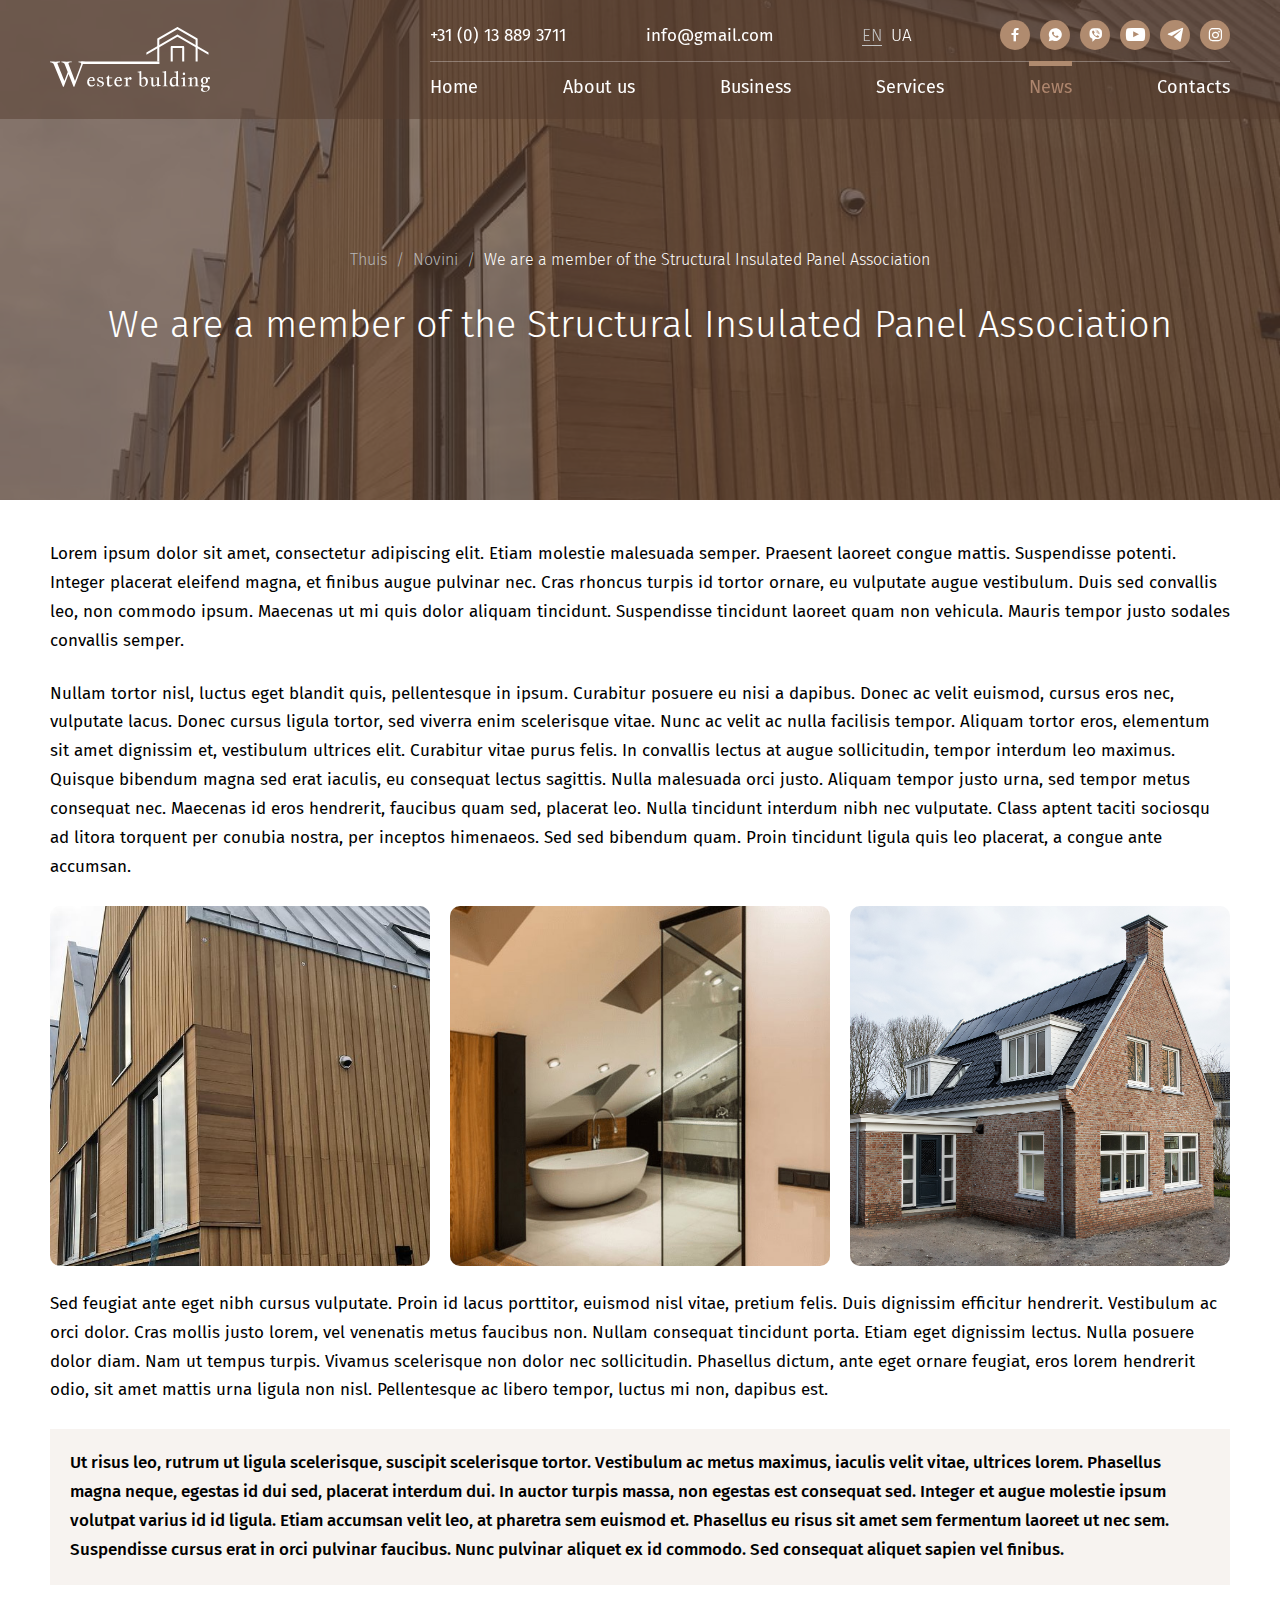
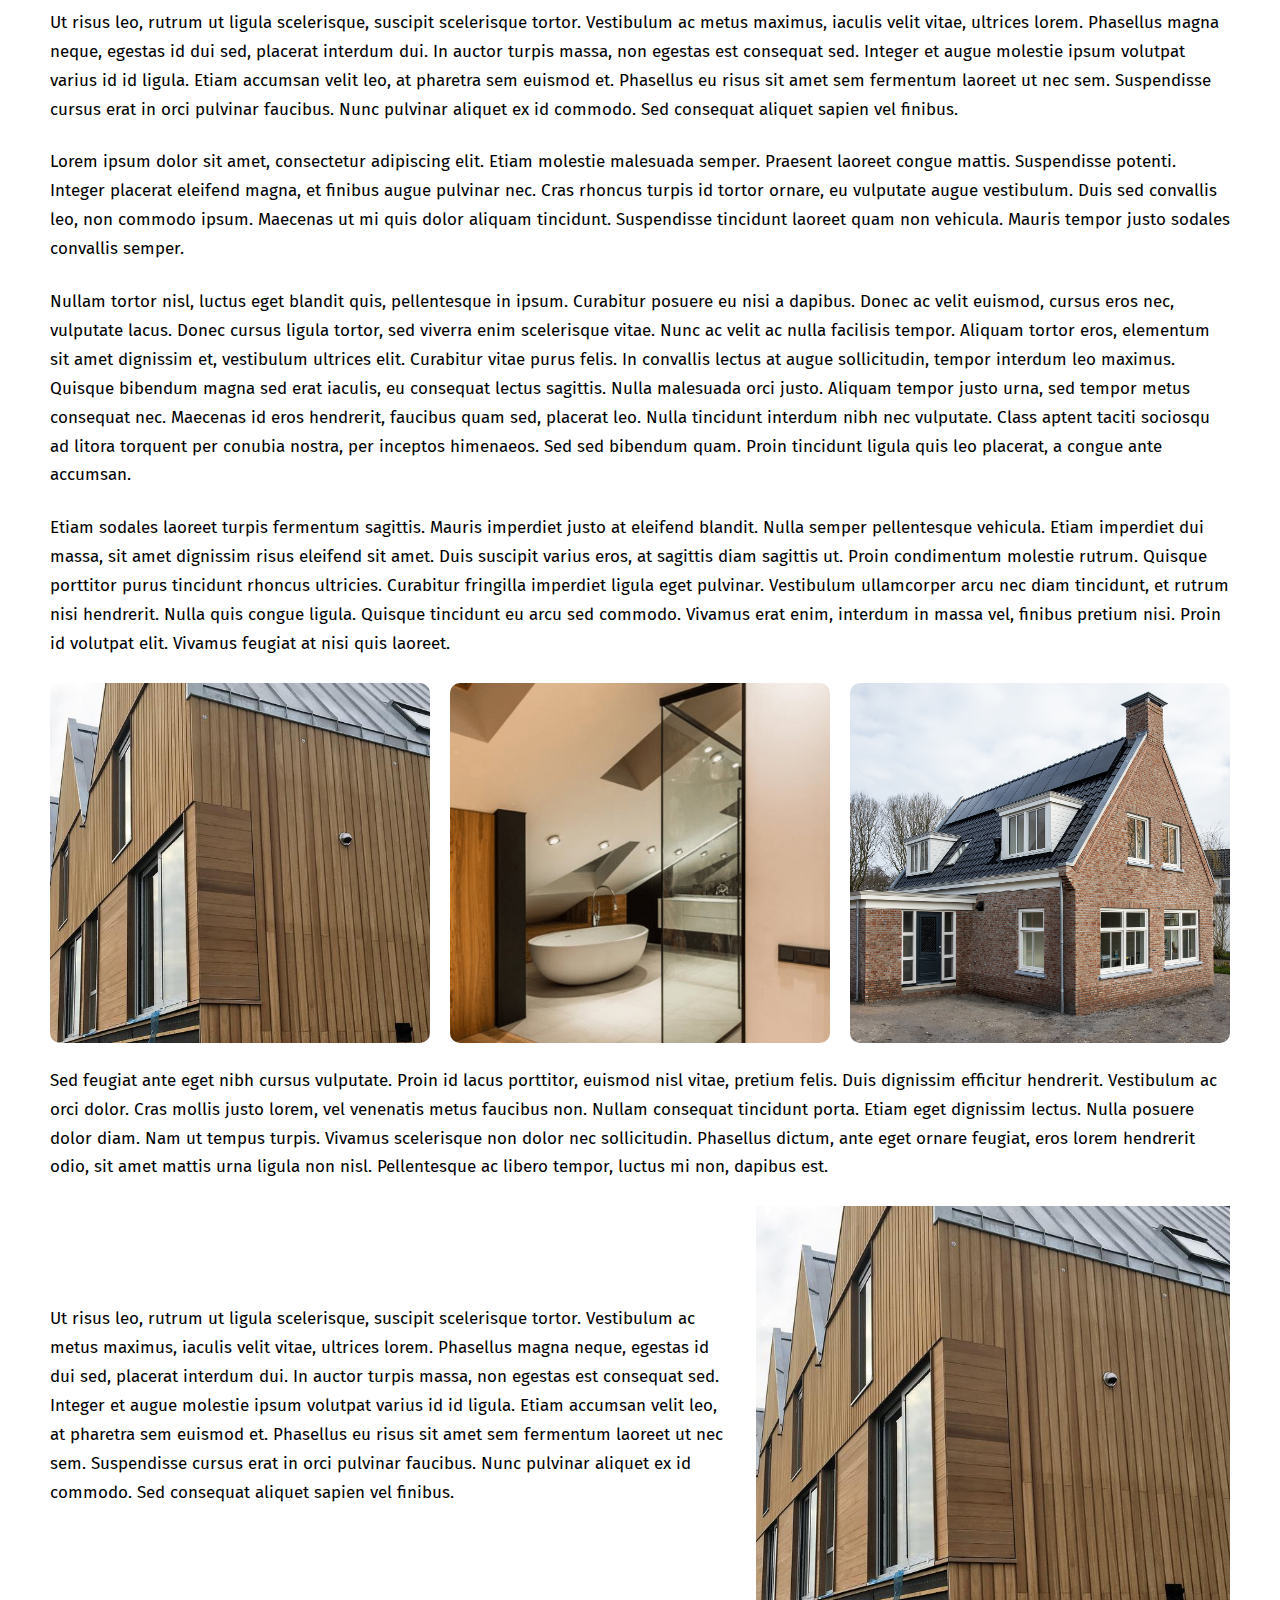
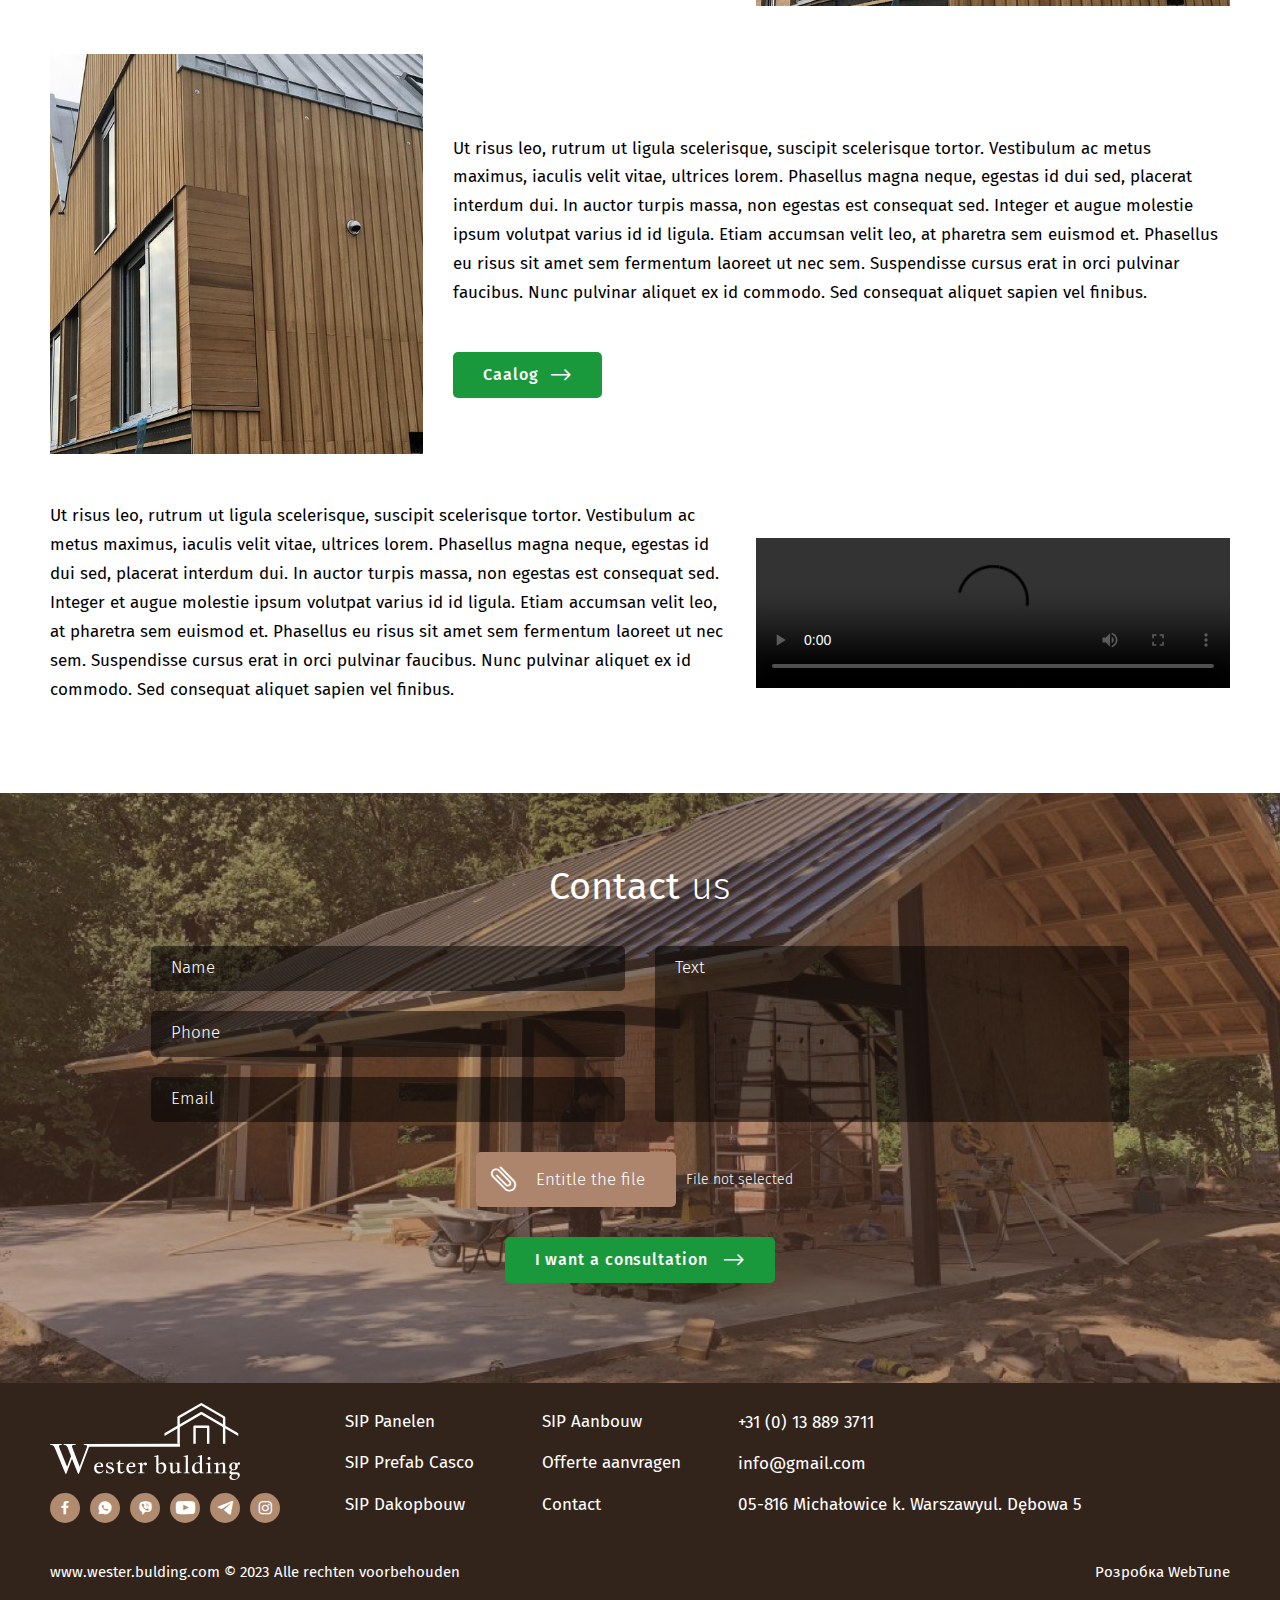
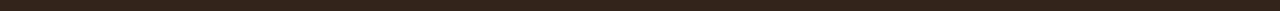
<file: article.html>
<!DOCTYPE html>
<html lang="uk" xmlns="http://www.w3.org/1999/html">
<!DOCTYPE html>
<html lang="uk" xmlns="http://www.w3.org/1999/html">
<head>
    <meta charset="utf-8"/>
    <meta http-equiv="X-UA-Compatible" content="IE=edge"/>

    <meta name="viewport" content="width=device-width, initial-scale=1, minimum-scale=1, maximum-scale=1"/>
    <meta name="format-detection" content="telephone=no"/>

    <title>WESTER-BUILDING</title>
    <meta name="description" content=""/>
    <link rel="stylesheet" href="assets/css/swiper-bundle.min.css"/>
    <link rel="stylesheet" href="assets/css/app.css"/>

</head>
<body>


<header class="header">
    <div class="header-main container d-flex align-middle align-justify">
        <a href="index.html" class="header-logo align-middle header-menu">
            <img src="assets/img/logo.svg" alt="logo company" class="header-logo__icon">
        </a>

        <div class="burger__wrap js-header align-middle align-center">
            <div class="burger">
                <span></span>
                <span></span>
                <span></span>
            </div>
        </div>
        <div class="navbar">
            <div class="header__top d-flex align-middle">
                <ul class="contacts --relative d-flex align-middle align-right">
                    <li class="contacts-item">
                        <a href="tel:+310138893711">+31 (0) 13 889 3711</a>
                    </li>
                    <li class="contacts-item">
                        <a href="mailto:info@gmail.com">info@gmail.com</a>
                    </li>
                </ul>

                <nav class="languages-navigation">
                    <ul class="lang">
                        <li class="lang-item current-lang">
                            <a href="">EN</a>
                        </li>
                        <li class="lang-item ">
                            <a href="">UA</a>
                        </li>
                    </ul>
                </nav>
                <ul class="social">
                    <li class="social-item">
                        <a href="" target="_blank" class="social__link d-flex align-middle align-center">
                            <i class="icon-facebook"></i>
                        </a>
                    </li>
                    <li class="social-item">
                        <a href="" target="_blank" class="social__link d-flex align-middle align-center">
                            <i class="icon-whatsapp"></i>
                        </a>
                    </li>
                    <li class="social-item">
                        <a href="" target="_blank" class="social__link d-flex align-middle align-center">
                            <i class="icon-viber"></i>
                        </a>
                    </li>
                    <li class="social-item">
                        <a href="" target="_blank" class="social__link d-flex align-middle align-center">
                            <i class="icon-youtube"></i>
                        </a>
                    </li>
                    <li class="social-item">
                        <a href="" target="_blank" class="social__link d-flex align-middle align-center">
                            <i class="icon-telegram"></i>
                        </a>
                    </li>
                    <li class="social-item">
                        <a href="" target="_blank" class="social__link d-flex align-middle align-center">
                            <i class="icon-instagram"></i>
                        </a>
                    </li>
                </ul>
            </div>

            <nav class="main-navigation">
                <ul class="menu">
                    <li class="menu-item">
                        <a href="index.html">Home</a>
                    </li>
                    <li class="menu-item">
                        <a href="about.html"> About us </a>
                    </li>
                    <li class="menu-item">
                        <a href="products.html">Business</a>
                    </li>

                    <li class="menu-item">
                        <a href="services.html">Services</a>
                    </li>
                    <li class="menu-item  current-menu-item">
                        <a href="blog.html">News</a>
                    </li>
                    <li class="menu-item">
                        <a href="contacts.html">Contacts</a>
                    </li>
                </ul>
            </nav>
        </div>
    </div>
</header>

<main class="main">

    <section class="s-banner d-flex align-middle --relative">
        <div class="s-banner__img-wrap">
            <img src="assets/img/banner.jpg" alt="" class="s-banner__img">
        </div>
        <div class="container overlap">

            <div class="row">
                <div class="col-xl-12 col-lg-12 col-md-12 col-sm-12 col-xs-12">

                    <div class="kama_breadcrumbs">
                        <span>
                            <a href="">
                                <span>Thuis</span>
                            </a>
                        </span>
                        <span class="kb_sep">/</span>
                        <span>
                            <a href="">
                                <span>Novini </span>
                            </a>
                        </span>
                        <span class="kb_sep">/</span>
                        <span class="kb_title"> We are a member of the Structural Insulated Panel Association</span>
                    </div>

                </div>
                <div class="col-xl-12 col-lg-12 col-md-12 col-sm-12 col-xs-12 text-center">
                    <h1 class="s-banner__heading text-xl text-light">
                        We are a member of the Structural Insulated Panel Association
                    </h1>
                </div>
            </div>
        </div>
    </section>

    <section class=" s-article mb-40">
        <div class="container">
            <div class="row align-center">
                <div class="col-xl-12 col-lg-10 col-md-12 col-sm-12 col-xs-12">
                    <div class="editor-style">

                        <p>Lorem ipsum dolor sit amet, consectetur adipiscing elit. Etiam molestie malesuada semper.
                            Praesent laoreet congue mattis. Suspendisse potenti. Integer placerat eleifend magna, et
                            finibus augue pulvinar nec. Cras rhoncus turpis id tortor ornare, eu vulputate augue
                            vestibulum. Duis sed convallis leo, non commodo ipsum. Maecenas ut mi quis dolor aliquam
                            tincidunt. Suspendisse tincidunt laoreet quam non vehicula. Mauris tempor justo sodales
                            convallis semper.</p>


                        <p>Nullam tortor nisl, luctus eget blandit quis, pellentesque in ipsum. Curabitur posuere eu
                            nisi a dapibus. Donec ac velit euismod, cursus eros nec, vulputate lacus. Donec cursus
                            ligula tortor, sed viverra enim scelerisque vitae. Nunc ac velit ac nulla facilisis tempor.
                            Aliquam tortor eros, elementum sit amet dignissim et, vestibulum ultrices elit. Curabitur
                            vitae purus felis. In convallis lectus at augue sollicitudin, tempor interdum leo maximus.
                            Quisque bibendum magna sed erat iaculis, eu consequat lectus sagittis. Nulla malesuada orci
                            justo. Aliquam tempor justo urna, sed tempor metus consequat nec. Maecenas id eros
                            hendrerit, faucibus quam sed, placerat leo. Nulla tincidunt interdum nibh nec vulputate.
                            Class aptent taciti sociosqu ad litora torquent per conubia nostra, per inceptos himenaeos.
                            Sed sed bibendum quam. Proin tincidunt ligula quis leo placerat, a congue ante accumsan.</p>


                        <figure class="wp-block-gallery ">
                            <figure class="wp-block-image">
                                <img src="assets/img/banner.jpg" alt="">
                            </figure>
                            <figure class="wp-block-image">
                                <img src="assets/img/product-2.jpg" alt="">
                            </figure>
                            <figure class="wp-block-image">
                                <img src="assets/img/product-3.jpg" alt="">
                            </figure>
                        </figure>


                        <p>Sed feugiat ante eget nibh cursus vulputate. Proin id lacus porttitor, euismod nisl vitae,
                            pretium felis. Duis dignissim efficitur hendrerit. Vestibulum ac orci dolor. Cras mollis
                            justo lorem, vel venenatis metus faucibus non. Nullam consequat tincidunt porta. Etiam eget
                            dignissim lectus. Nulla posuere dolor diam. Nam ut tempus turpis. Vivamus scelerisque non
                            dolor nec sollicitudin. Phasellus dictum, ante eget ornare feugiat, eros lorem hendrerit
                            odio, sit amet mattis urna ligula non nisl. Pellentesque ac libero tempor, luctus mi non,
                            dapibus est.</p>


                        <div class="wp-block-accent">
                            Ut risus leo, rutrum ut ligula scelerisque, suscipit scelerisque tortor. Vestibulum ac
                                metus
                                maximus, iaculis velit vitae, ultrices lorem. Phasellus magna neque, egestas id dui sed,
                                placerat interdum dui. In auctor turpis massa, non egestas est consequat sed. Integer et
                                augue molestie ipsum volutpat varius id id ligula. Etiam accumsan velit leo, at pharetra
                                sem
                                euismod et. Phasellus eu risus sit amet sem fermentum laoreet ut nec sem. Suspendisse
                                cursus
                                erat in orci pulvinar faucibus. Nunc pulvinar aliquet ex id commodo. Sed consequat
                                aliquet
                                sapien vel finibus.
                        </div>

                        <p>Ut risus leo, rutrum ut ligula scelerisque, suscipit scelerisque tortor. Vestibulum ac metus
                            maximus, iaculis velit vitae, ultrices lorem. Phasellus magna neque, egestas id dui sed,
                            placerat interdum dui. In auctor turpis massa, non egestas est consequat sed. Integer et
                            augue molestie ipsum volutpat varius id id ligula. Etiam accumsan velit leo, at pharetra sem
                            euismod et. Phasellus eu risus sit amet sem fermentum laoreet ut nec sem. Suspendisse cursus
                            erat in orci pulvinar faucibus. Nunc pulvinar aliquet ex id commodo. Sed consequat aliquet
                            sapien vel finibus.</p>


                        <p>Lorem ipsum dolor sit amet, consectetur adipiscing elit. Etiam molestie malesuada semper.
                            Praesent laoreet congue mattis. Suspendisse potenti. Integer placerat eleifend magna, et
                            finibus augue pulvinar nec. Cras rhoncus turpis id tortor ornare, eu vulputate augue
                            vestibulum. Duis sed convallis leo, non commodo ipsum. Maecenas ut mi quis dolor aliquam
                            tincidunt. Suspendisse tincidunt laoreet quam non vehicula. Mauris tempor justo sodales
                            convallis semper.</p>


                        <p>Nullam tortor nisl, luctus eget blandit quis, pellentesque in ipsum. Curabitur posuere eu
                            nisi a dapibus. Donec ac velit euismod, cursus eros nec, vulputate lacus. Donec cursus
                            ligula tortor, sed viverra enim scelerisque vitae. Nunc ac velit ac nulla facilisis tempor.
                            Aliquam tortor eros, elementum sit amet dignissim et, vestibulum ultrices elit. Curabitur
                            vitae purus felis. In convallis lectus at augue sollicitudin, tempor interdum leo maximus.
                            Quisque bibendum magna sed erat iaculis, eu consequat lectus sagittis. Nulla malesuada orci
                            justo. Aliquam tempor justo urna, sed tempor metus consequat nec. Maecenas id eros
                            hendrerit, faucibus quam sed, placerat leo. Nulla tincidunt interdum nibh nec vulputate.
                            Class aptent taciti sociosqu ad litora torquent per conubia nostra, per inceptos himenaeos.
                            Sed sed bibendum quam. Proin tincidunt ligula quis leo placerat, a congue ante accumsan.</p>


                        <p>Etiam sodales laoreet turpis fermentum sagittis. Mauris imperdiet justo at eleifend blandit.
                            Nulla semper pellentesque vehicula. Etiam imperdiet dui massa, sit amet dignissim risus
                            eleifend sit amet. Duis suscipit varius eros, at sagittis diam sagittis ut. Proin
                            condimentum molestie rutrum. Quisque porttitor purus tincidunt rhoncus ultricies. Curabitur
                            fringilla imperdiet ligula eget pulvinar. Vestibulum ullamcorper arcu nec diam tincidunt, et
                            rutrum nisi hendrerit. Nulla quis congue ligula. Quisque tincidunt eu arcu sed commodo.
                            Vivamus erat enim, interdum in massa vel, finibus pretium nisi. Proin id volutpat elit.
                            Vivamus feugiat at nisi quis laoreet.</p>


                        <figure class="wp-block-gallery ">
                            <figure class="wp-block-image">
                                <img src="assets/img/banner.jpg" alt="">
                            </figure>
                            <figure class="wp-block-image">
                                <img src="assets/img/product-2.jpg" alt="">
                            </figure>
                            <figure class="wp-block-image">
                                <img src="assets/img/product-3.jpg" alt="">
                            </figure>
                        </figure>


                        <p>Sed feugiat ante eget nibh cursus vulputate. Proin id lacus porttitor, euismod nisl vitae,
                            pretium felis. Duis dignissim efficitur hendrerit. Vestibulum ac orci dolor. Cras mollis
                            justo lorem, vel venenatis metus faucibus non. Nullam consequat tincidunt porta. Etiam eget
                            dignissim lectus. Nulla posuere dolor diam. Nam ut tempus turpis. Vivamus scelerisque non
                            dolor nec sollicitudin. Phasellus dictum, ante eget ornare feugiat, eros lorem hendrerit
                            odio, sit amet mattis urna ligula non nisl. Pellentesque ac libero tempor, luctus mi non,
                            dapibus est.</p>

                        <div class="wp-block-grid">
                            <div class="row m-row align-middle">
                                <div class="column col-xl-7 col-lg-7 col-md-6 col-sm-12 col-xs-12">
                                    <p>Ut risus leo, rutrum ut ligula scelerisque, suscipit scelerisque tortor.
                                        Vestibulum ac
                                        metus
                                        maximus, iaculis velit vitae, ultrices lorem. Phasellus magna neque, egestas id
                                        dui sed,
                                        placerat interdum dui. In auctor turpis massa, non egestas est consequat sed.
                                        Integer et
                                        augue molestie ipsum volutpat varius id id ligula. Etiam accumsan velit leo, at
                                        pharetra
                                        sem
                                        euismod et. Phasellus eu risus sit amet sem fermentum laoreet ut nec sem.
                                        Suspendisse
                                        cursus
                                        erat in orci pulvinar faucibus. Nunc pulvinar aliquet ex id commodo. Sed
                                        consequat
                                        aliquet
                                        sapien vel finibus.</p>

                                </div>
                                <div class="column col-xl-5 col-lg-5 col-md-6 col-sm-12 col-xs-12">
                                    <figure class="wp-block-image">
                                        <img src="assets/img/banner.jpg" alt="">
                                    </figure>
                                </div>
                            </div>

                        </div>

                        <div class="wp-block-grid">
                            <div class="row m-row align-middle">
                                <div class="column col-xl-4 col-lg-4 col-md-4 col-sm-12 col-xs-12">
                                    <figure class="wp-block-image">
                                        <img src="assets/img/banner.jpg" alt="">
                                    </figure>
                                </div>
                                <div class="column col-xl-8 col-lg-8 col-md-8 col-sm-12 col-xs-12">
                                    <p>Ut risus leo, rutrum ut ligula scelerisque, suscipit scelerisque tortor.
                                        Vestibulum ac
                                        metus
                                        maximus, iaculis velit vitae, ultrices lorem. Phasellus magna neque, egestas id
                                        dui sed,
                                        placerat interdum dui. In auctor turpis massa, non egestas est consequat sed.
                                        Integer et
                                        augue molestie ipsum volutpat varius id id ligula. Etiam accumsan velit leo, at
                                        pharetra
                                        sem
                                        euismod et. Phasellus eu risus sit amet sem fermentum laoreet ut nec sem.
                                        Suspendisse
                                        cursus
                                        erat in orci pulvinar faucibus. Nunc pulvinar aliquet ex id commodo. Sed
                                        consequat
                                        aliquet
                                        sapien vel finibus.</p>

                                    <a href="" class="btn btn-primary text-center">Caalog<i class="icon-arrow-right"></i> </a>
                                </div>
                            </div>

                        </div>

                        <div class="wp-block-grid">
                            <div class="row m-row align-middle">
                                <div class="column col-xl-7 col-lg-7 col-md-6 col-sm-12 col-xs-12">
                                    <p>Ut risus leo, rutrum ut ligula scelerisque, suscipit scelerisque tortor.
                                        Vestibulum ac
                                        metus
                                        maximus, iaculis velit vitae, ultrices lorem. Phasellus magna neque, egestas id
                                        dui sed,
                                        placerat interdum dui. In auctor turpis massa, non egestas est consequat sed.
                                        Integer et
                                        augue molestie ipsum volutpat varius id id ligula. Etiam accumsan velit leo, at
                                        pharetra
                                        sem
                                        euismod et. Phasellus eu risus sit amet sem fermentum laoreet ut nec sem.
                                        Suspendisse
                                        cursus
                                        erat in orci pulvinar faucibus. Nunc pulvinar aliquet ex id commodo. Sed
                                        consequat
                                        aliquet
                                        sapien vel finibus.</p>

                                </div>
                                <div class="column col-xl-5 col-lg-5 col-md-6 col-sm-12 col-xs-12">
                                    <figure class="wp-block-video">
                                        <video controls=""
                                               src="https://hope.le-target.com/wp-content/uploads/2023/10/production_id_3943969-2160p.mp4"></video>
                                    </figure>
                                </div>
                            </div>

                        </div>
                    </div>
                </div>
            </div>
        </div>
    </section>

    <section class="section s-cta ">
        <div class="s-cta__bg">
            <img src="assets/img/contacts.png" alt="" class="">
        </div>
        <div class="container overlap">
            <div class="row m-row align-center">
                <div class="column col-xl-10 col-lg-10 col-md-11 col-sm-12 col-xs-12">

                    <h3 class="heading text-xl text-center text-light"><b>Contact</b> us</h3>

                    <div class="s-cta__form">
                        <form>
                            <div class="row m-row">
                                <div class="col-xl-6 col-lg-6 col-md-6 col-sm-12 col-xs-12 column">
                                    <div class="form-control">
                                        <input class="form-control__input" type="text" name="" value=""
                                               placeholder="Name" title="">
                                    </div>
                                    <div class="form-control">
                                        <input class="form-control__input" type="tel" name="" value=""
                                               placeholder="Phone" title="">
                                    </div>
                                    <div class="form-control">
                                        <input class="form-control__input" type="email" name="" value=""
                                               placeholder="Email" title="">
                                    </div>
                                </div>
                                <div class="col-xl-6 col-lg-6 col-md-6 col-sm-12 col-xs-12 column">
                                    <div class="form-control full-height">
                                        <textarea id="message1" class="form-control__textarea" name="message1"
                                                  placeholder="Text"></textarea>
                                    </div>
                                </div>
                            </div>
                            <div class="row m-row">
                                <div class="col-xl-12 col-lg-12 col-md-12 col-sm-12 col-xs-12 column">
                                    <div class="form-control">
                                        <div class="file-container d-flex align-middle align-center">
                                            <input type="file" accept="image/*,.pdf">
                                            <button class="file-button d-flex align-middle align-left"><i
                                                    class="icon-clip"></i> Entitle the file
                                            </button>
                                            <span class="file-name">File not selected</span>
                                        </div>
                                    </div>
                                </div>
                            </div>
                            <div class="row">
                                <div class="col-xl-12 col-lg-12 col-md-12 col-sm-12 col-xs-12 column d-flex align-center">
                                    <div class="btn-form">
                                        <span>I want a consultation <i class="icon-arrow-right"></i></span>
                                        <input type="submit" value="I want a consultation"
                                               class="">
                                    </div>
                                </div>
                            </div>
                        </form>
                    </div>
                </div>
            </div>
        </div>
    </section>

</main>

<footer class="footer">
    <div class="container ">
        <div class="row footer__content d-flex align-middle">
            <div class="col-xl-3 col-lg-3 col-md-12 col-sm-12 col-xs-12">
                <a href="index.html" class="footer-logo">
                    <img src="assets/img/logo.svg" alt="logo company" class="footer-logo__icon">
                </a>
                <ul class="social">
                    <li class="social-item">
                        <a href="" target="_blank" class="social__link d-flex align-middle align-center">
                            <i class="icon-facebook"></i>
                        </a>
                    </li>
                    <li class="social-item">
                        <a href="" target="_blank" class="social__link d-flex align-middle align-center">
                            <i class="icon-whatsapp"></i>
                        </a>
                    </li>
                    <li class="social-item">
                        <a href="" target="_blank" class="social__link d-flex align-middle align-center">
                            <i class="icon-viber"></i>
                        </a>
                    </li>
                    <li class="social-item">
                        <a href="" target="_blank" class="social__link d-flex align-middle align-center">
                            <i class="icon-youtube"></i>
                        </a>
                    </li>
                    <li class="social-item">
                        <a href="" target="_blank" class="social__link d-flex align-middle align-center">
                            <i class="icon-telegram"></i>
                        </a>
                    </li>
                    <li class="social-item">
                        <a href="" target="_blank" class="social__link d-flex align-middle align-center">
                            <i class="icon-instagram"></i>
                        </a>
                    </li>
                </ul>
            </div>
            <div class="col-xl-2 col-lg-2 col-md-3 col-sm-6 col-xs-6">
                <ul class="menu">
                    <li class="menu-item">
                        <a href="#"> SIP Panelen</a>
                    </li>
                    <li class="menu-item">
                        <a href="#">SIP Prefab Casco</a>
                    </li>
                    <li class="menu-item">
                        <a href="#"> SIP Dakopbouw</a>
                    </li>
                </ul>
            </div>
            <div class="col-xl-2 col-lg-2 col-md-3 col-sm-6 col-xs-6">
                <ul class="menu">
                    <li class="menu-item">
                        <a href="#"> SIP Aanbouw</a>
                    </li>
                    <li class="menu-item">
                        <a href="#"> Offerte aanvragen</a>
                    </li>
                    <li class="menu-item">
                        <a href="contacts.html"> Contact</a>
                    </li>
                </ul>
            </div>
            <div class="col-xl-5 col-lg-5 col-md-6 col-sm-12 col-xs-12 ">
                <ul class="contacts --relative">
                    <li class="contacts-item">
                        <a href="tel:+310138893711">+31 (0) 13 889 3711</a>
                    </li>
                    <li class="contacts-item">
                        <a href="mailto:info@gmail.com">info@gmail.com</a>
                    </li>

                    <li class="contacts-item">
                        05-816 Michałowice k. Warszawyul. Dębowa 5
                    </li>
                </ul>
            </div>
        </div>
        <div class="row footer__copyright --relative">
            <div class="col-xl-12 col-lg-12 col-md-12 col-sm-12 col-xs-12 d-flex align-justify">
                <div class="footer__copyright--text ">
                    <a href="" target="_blank">www.wester.bulding.com</a> © 2023 Alle rechten voorbehouden
                </div>

                <div class="footer__copyright--text ">Розробка
                    <a href="" target="_blank">WebTune</a></div>
            </div>
        </div>
    </div>
</footer>


<script src="./assets/js/jquery-3.7.0.min.js"></script>
<script src="assets/js/swiper-bundle.min.js"></script>
<script src="assets/js/js_app.min.js"></script>


<script>

    document.querySelectorAll('.file-container').forEach(function (item) {
        item.children[0].addEventListener('change', function () {
            console.log(item.children[2]);
            const splitFileName = this.value.split(/\\/);
            item.children[2].innerText = splitFileName[splitFileName.length - 1];
        });
    });

</script>
</body>
</html>
</file>
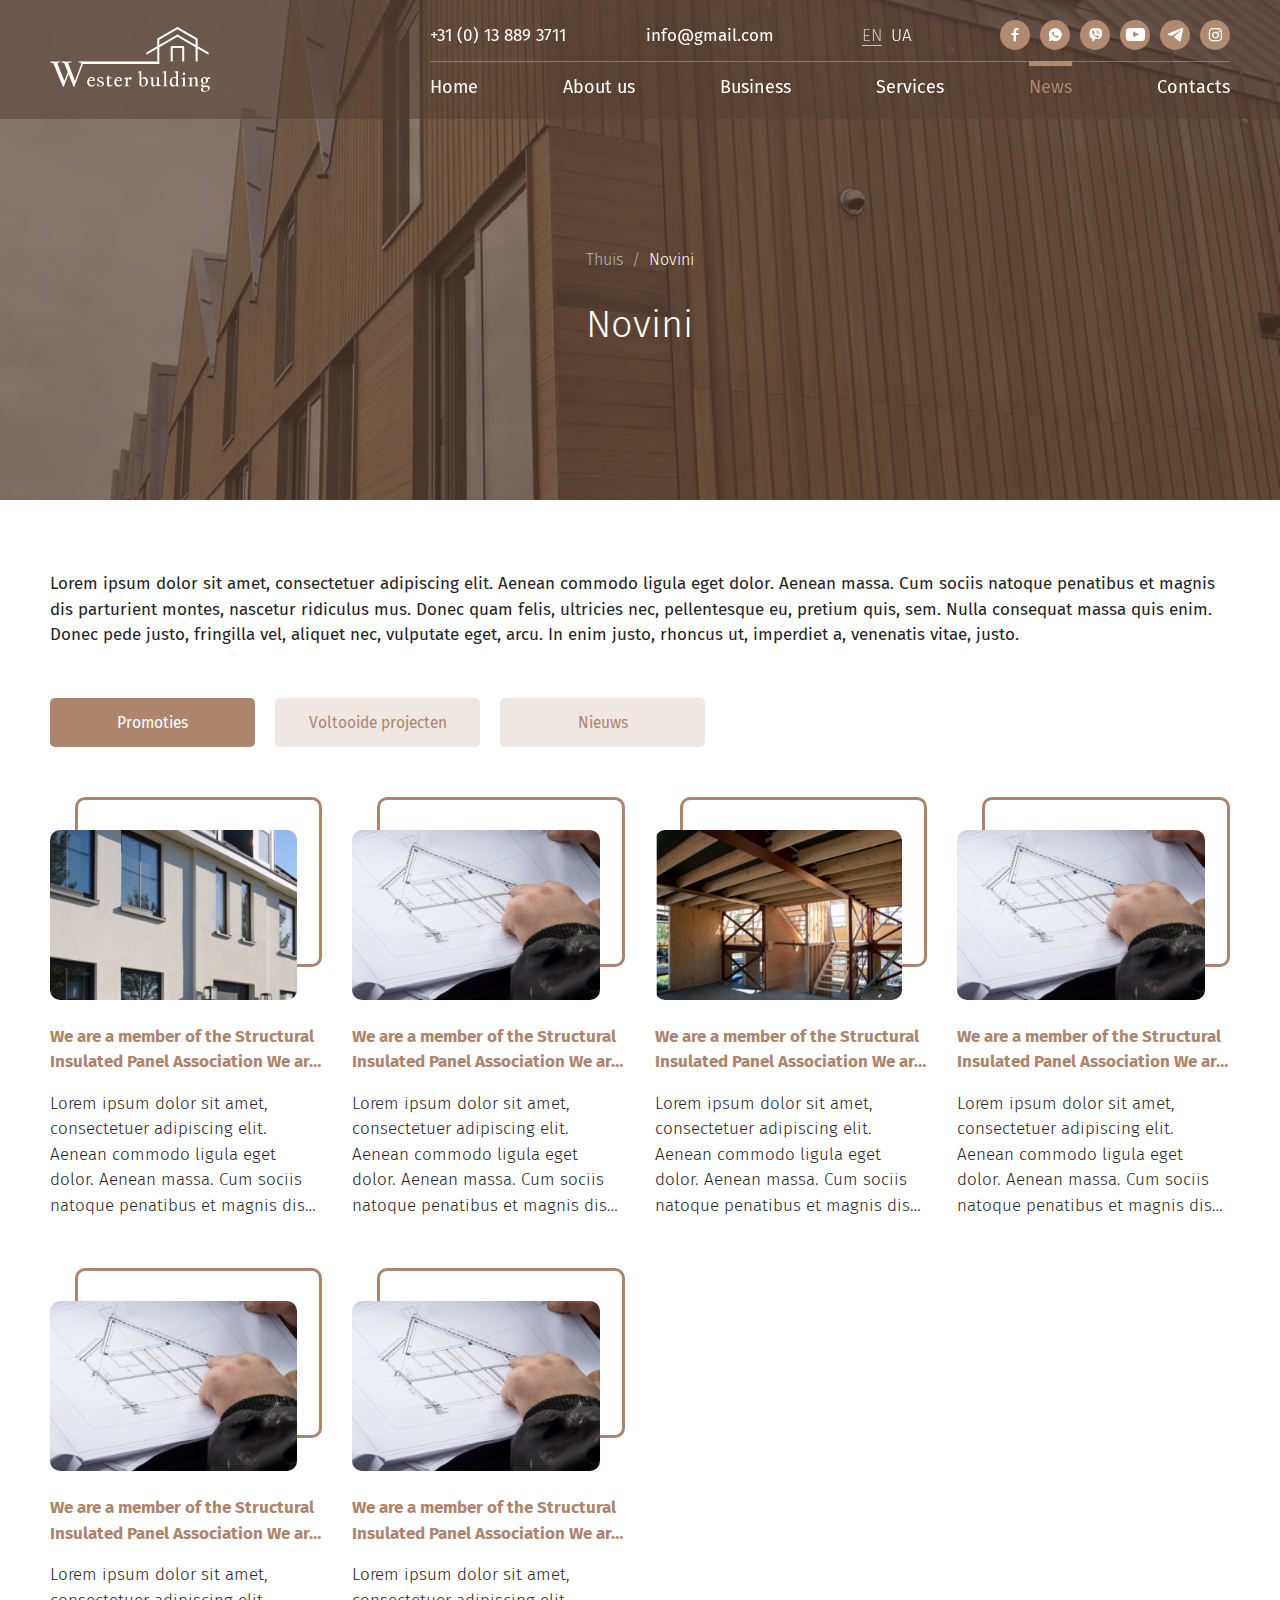
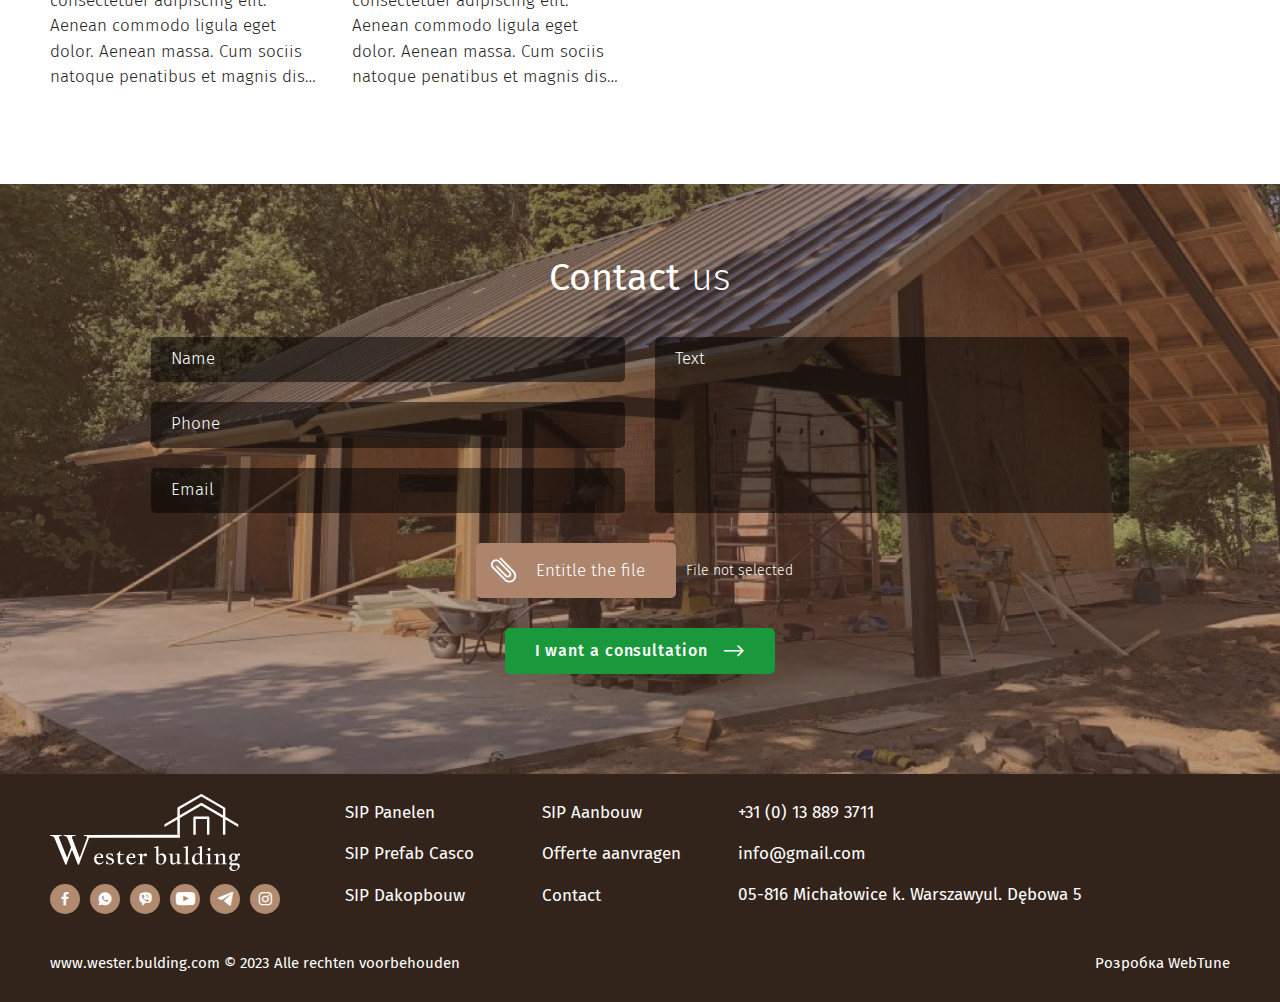
<file: blog.html>
<!DOCTYPE html>
<html lang="uk" xmlns="http://www.w3.org/1999/html">
<!DOCTYPE html>
<html lang="uk" xmlns="http://www.w3.org/1999/html">
<head>
    <meta charset="utf-8"/>
    <meta http-equiv="X-UA-Compatible" content="IE=edge"/>

    <meta name="viewport" content="width=device-width, initial-scale=1, minimum-scale=1, maximum-scale=1"/>
    <meta name="format-detection" content="telephone=no"/>

    <title>WESTER-BUILDING</title>
    <meta name="description" content=""/>
    <link rel="stylesheet" href="assets/css/swiper-bundle.min.css"/>
    <link rel="stylesheet" href="assets/css/app.css"/>

</head>
<body>


<header class="header">
    <div class="header-main container d-flex align-middle align-justify">
        <a href="index.html" class="header-logo align-middle header-menu">
            <img src="assets/img/logo.svg" alt="logo company" class="header-logo__icon">
        </a>

        <div class="burger__wrap js-header align-middle align-center">
            <div class="burger">
                <span></span>
                <span></span>
                <span></span>
            </div>
        </div>
        <div class="navbar">
            <div class="header__top d-flex align-middle align-justify">
                <ul class="contacts --relative d-flex align-middle align-right">
                    <li class="contacts-item">
                        <a href="tel:+310138893711">+31 (0) 13 889 3711</a>
                    </li>
                    <li class="contacts-item">
                        <a href="mailto:info@gmail.com">info@gmail.com</a>
                    </li>
                </ul>

                <nav class="languages-navigation">
                    <ul class="lang">
                        <li class="lang-item current-lang">
                            <a href="">EN</a>
                        </li>
                        <li class="lang-item ">
                            <a href="">UA</a>
                        </li>
                    </ul>
                </nav>
                <ul class="social">
                    <li class="social-item">
                        <a href="" target="_blank" class="social__link d-flex align-middle align-center">
                            <i class="icon-facebook"></i>
                        </a>
                    </li>
                    <li class="social-item">
                        <a href="" target="_blank" class="social__link d-flex align-middle align-center">
                            <i class="icon-whatsapp"></i>
                        </a>
                    </li>
                    <li class="social-item">
                        <a href="" target="_blank" class="social__link d-flex align-middle align-center">
                            <i class="icon-viber"></i>
                        </a>
                    </li>
                    <li class="social-item">
                        <a href="" target="_blank" class="social__link d-flex align-middle align-center">
                            <i class="icon-youtube"></i>
                        </a>
                    </li>
                    <li class="social-item">
                        <a href="" target="_blank" class="social__link d-flex align-middle align-center">
                            <i class="icon-telegram"></i>
                        </a>
                    </li>
                    <li class="social-item">
                        <a href="" target="_blank" class="social__link d-flex align-middle align-center">
                            <i class="icon-instagram"></i>
                        </a>
                    </li>
                </ul>
            </div>

            <nav class="main-navigation">
                <ul class="menu">
                    <li class="menu-item ">
                        <a href="index.html">Home</a>
                    </li>
                    <li class="menu-item">
                        <a href="about.html"> About us </a>
                    </li>
                    <li class="menu-item">
                        <a href="products.html">Business</a>
                    </li>

                    <li class="menu-item">
                        <a href="services.html">Services</a>
                    </li>
                    <li class="menu-item  current-menu-item">
                        <a href="blog.html">News</a>
                    </li>
                    <li class="menu-item">
                        <a href="contacts.html">Contacts</a>
                    </li>
                </ul>
            </nav>
        </div>
    </div>
</header>

<main class="main">

    <section class="s-banner d-flex align-middle --relative">

        <div class="s-banner__img-wrap">
            <img src="assets/img/banner.jpg" alt="" class="s-banner__img">
        </div>
        <div class="container overlap">

            <div class="row">
                <div class="col-xl-12 col-lg-12 col-md-12 col-sm-12 col-xs-12">
                    <div class="kama_breadcrumbs">
                        <span>
                            <a href="https://hope.le-target.com" itemprop="item">
                                <span>Thuis</span>
                            </a>
                            <span class="kb_sep">/</span>
                        <span class="kb_title">Novini</span>
                        </span>
                    </div>
                </div>
                <div class="col-xl-12 col-lg-12 col-md-12 col-sm-12 col-xs-12 text-center">
                    <h1 class="s-banner__heading text-xl text-light">
                        Novini
                    </h1>
                </div>
            </div>
        </div>
    </section>

    <section class="section s-news">
        <div class="container">
            <div class="row m-row">
                <div class="col-xl-12 col-lg-12 col-md-12 col-sm-12 col-xs-12 column">
                    <div class="s-news__description text-m">
                        Lorem ipsum dolor sit amet, consectetuer adipiscing elit. Aenean commodo ligula eget dolor.
                        Aenean massa. Cum sociis natoque penatibus et magnis dis parturient montes, nascetur ridiculus
                        mus. Donec quam felis, ultricies nec, pellentesque eu, pretium quis, sem. Nulla consequat massa
                        quis enim. Donec pede justo, fringilla vel, aliquet nec, vulputate eget, arcu. In enim justo,
                        rhoncus ut, imperdiet a, venenatis vitae, justo.
                    </div>
                </div>
            </div>
            <div class="row m-row">
                <div class="col-xl-12 col-lg-12 col-md-12 col-sm-12 col-xs-12 column">
                    <ul class="s-news__nav">
                        <li class="text-center current">
                            <a href="#">Promoties</a>
                        </li>
                        <li class="text-center ">
                            <a href="#">Voltooide projecten</a>
                        </li>
                        <li class="text-center ">
                            <a href="#">Nieuws</a>
                        </li>
                    </ul>
                </div>
            </div>
            <div class="row m-row">
                <div class="col-xl-3 col-lg-3 col-md-4 col-sm-12 col-xs-12 column">
                    <a href="article.html" class="card d-block">
                        <div class="card__img-wrap">
                            <img src="assets/img/blog-3.png" alt="" class="card__img ">
                        </div>
                        <h5 class="card__title text-bold text-m">We are a
                            member of the Structural Insulated Panel Association We are a
                            member of the Structural Insulated Panel Association
                        </h5>
                        <div class="card__desc text-m text-light">
                            Lorem ipsum dolor sit amet, consectetuer adipiscing elit. Aenean commodo
                            ligula eget dolor. Aenean massa. Cum sociis natoque penatibus et magnis dis
                            parturient montes, nascetur ridiculus mus.
                        </div>
                    </a>
                </div>
                <div class="col-xl-3 col-lg-3 col-md-4 col-sm-12 col-xs-12 column">
                    <a href="article.html" class="card d-block">
                        <div class="card__img-wrap">
                            <img src="assets/img/blog-1.png" alt="" class="card__img ">
                        </div>
                        <h5 class="card__title text-bold text-m">We are a
                            member of the Structural Insulated Panel Association We are a
                            member of the Structural Insulated Panel Association
                        </h5>
                        <div class="card__desc text-m text-light">
                            Lorem ipsum dolor sit amet, consectetuer adipiscing elit. Aenean commodo
                            ligula eget dolor. Aenean massa. Cum sociis natoque penatibus et magnis dis
                            parturient montes, nascetur ridiculus mus.
                        </div>
                    </a>
                </div>
                <div class="col-xl-3 col-lg-3 col-md-4 col-sm-12 col-xs-12 column">
                    <a href="article.html" class="card d-block">
                        <div class="card__img-wrap">
                            <img src="assets/img/blog-2.png" alt="" class="card__img ">
                        </div>
                        <h5 class="card__title text-bold text-m">We are a
                            member of the Structural Insulated Panel Association We are a
                            member of the Structural Insulated Panel Association
                        </h5>
                        <div class="card__desc text-m text-light">
                            Lorem ipsum dolor sit amet, consectetuer adipiscing elit. Aenean commodo
                            ligula eget dolor. Aenean massa. Cum sociis natoque penatibus et magnis dis
                            parturient montes, nascetur ridiculus mus.
                        </div>
                    </a>
                </div>
                <div class="col-xl-3 col-lg-3 col-md-4 col-sm-12 col-xs-12 column">
                    <a href="article.html" class="card d-block">
                        <div class="card__img-wrap">
                            <img src="assets/img/blog-1.png" alt="" class="card__img ">
                        </div>
                        <h5 class="card__title text-bold text-m">We are a
                            member of the Structural Insulated Panel Association We are a
                            member of the Structural Insulated Panel Association
                        </h5>
                        <div class="card__desc text-m text-light">
                            Lorem ipsum dolor sit amet, consectetuer adipiscing elit. Aenean commodo
                            ligula eget dolor. Aenean massa. Cum sociis natoque penatibus et magnis dis
                            parturient montes, nascetur ridiculus mus.
                        </div>
                    </a>
                </div>
                <div class="col-xl-3 col-lg-3 col-md-4 col-sm-12 col-xs-12 column">
                    <a href="article.html" class="card d-block">
                        <div class="card__img-wrap">
                            <img src="assets/img/blog-1.png" alt="" class="card__img ">
                        </div>
                        <h5 class="card__title text-bold text-m">We are a
                            member of the Structural Insulated Panel Association We are a
                            member of the Structural Insulated Panel Association
                        </h5>
                        <div class="card__desc text-m text-light">
                            Lorem ipsum dolor sit amet, consectetuer adipiscing elit. Aenean commodo
                            ligula eget dolor. Aenean massa. Cum sociis natoque penatibus et magnis dis
                            parturient montes, nascetur ridiculus mus.
                        </div>
                    </a>
                </div>
                <div class="col-xl-3 col-lg-3 col-md-4 col-sm-12 col-xs-12 column">
                    <a href="article.html" class="card d-block">
                        <div class="card__img-wrap">
                            <img src="assets/img/blog-1.png" alt="" class="card__img ">
                        </div>
                        <h5 class="card__title text-bold text-m">We are a
                            member of the Structural Insulated Panel Association We are a
                            member of the Structural Insulated Panel Association
                        </h5>
                        <div class="card__desc text-m text-light">
                            Lorem ipsum dolor sit amet, consectetuer adipiscing elit. Aenean commodo
                            ligula eget dolor. Aenean massa. Cum sociis natoque penatibus et magnis dis
                            parturient montes, nascetur ridiculus mus.
                        </div>
                    </a>
                </div>
            </div>

        </div>
    </section>

    <section class="section s-cta ">
        <div class="s-cta__bg">
            <img src="assets/img/contacts.png" alt="" class="">
        </div>
        <div class="container overlap">
            <div class="row m-row align-center">
                <div class="column col-xl-10 col-lg-10 col-md-11 col-sm-12 col-xs-12">

                    <h3 class="heading text-xl text-center text-light"><b>Contact</b> us</h3>

                    <div class="s-cta__form">
                        <form>
                            <div class="row m-row">
                                <div class="col-xl-6 col-lg-6 col-md-6 col-sm-12 col-xs-12 column">
                                    <div class="form-control">
                                        <input class="form-control__input" type="text" name="" value=""
                                               placeholder="Name" title="">
                                    </div>
                                    <div class="form-control">
                                        <input class="form-control__input" type="tel" name="" value=""
                                               placeholder="Phone" title="">
                                    </div>
                                    <div class="form-control">
                                        <input class="form-control__input" type="email" name="" value=""
                                               placeholder="Email" title="">
                                    </div>
                                </div>
                                <div class="col-xl-6 col-lg-6 col-md-6 col-sm-12 col-xs-12 column">
                                    <div class="form-control full-height">
                                        <textarea id="message1" class="form-control__textarea" name="message1"
                                                  placeholder="Text"></textarea>
                                    </div>
                                </div>
                            </div>
                            <div class="row m-row">
                                <div class="col-xl-12 col-lg-12 col-md-12 col-sm-12 col-xs-12 column">
                                    <div class="form-control">
                                        <div class="file-container d-flex align-middle align-center">
                                            <input type="file" accept="image/*,.pdf">
                                            <button class="file-button d-flex align-middle align-left"><i
                                                    class="icon-clip"></i> Entitle the file
                                            </button>
                                            <span class="file-name">File not selected</span>
                                        </div>
                                    </div>
                                </div>
                            </div>
                            <div class="row">
                                <div class="col-xl-12 col-lg-12 col-md-12 col-sm-12 col-xs-12 column d-flex align-center">
                                    <div class="btn-form">
                                        <span>I want a consultation <i class="icon-arrow-right"></i></span>
                                        <input type="submit" value="I want a consultation"
                                               class="">
                                    </div>
                                </div>
                            </div>
                        </form>
                    </div>
                </div>
            </div>
        </div>
    </section>
</main>

<footer class="footer">
    <div class="container ">
        <div class="row footer__content d-flex align-middle">
            <div class="col-xl-3 col-lg-3 col-md-12 col-sm-12 col-xs-12">
                <a href="index.html" class="footer-logo">
                    <img src="assets/img/logo.svg" alt="logo company" class="footer-logo__icon">
                </a>
                <ul class="social">
                    <li class="social-item">
                        <a href="" target="_blank" class="social__link d-flex align-middle align-center">
                            <i class="icon-facebook"></i>
                        </a>
                    </li>
                    <li class="social-item">
                        <a href="" target="_blank" class="social__link d-flex align-middle align-center">
                            <i class="icon-whatsapp"></i>
                        </a>
                    </li>
                    <li class="social-item">
                        <a href="" target="_blank" class="social__link d-flex align-middle align-center">
                            <i class="icon-viber"></i>
                        </a>
                    </li>
                    <li class="social-item">
                        <a href="" target="_blank" class="social__link d-flex align-middle align-center">
                            <i class="icon-youtube"></i>
                        </a>
                    </li>
                    <li class="social-item">
                        <a href="" target="_blank" class="social__link d-flex align-middle align-center">
                            <i class="icon-telegram"></i>
                        </a>
                    </li>
                    <li class="social-item">
                        <a href="" target="_blank" class="social__link d-flex align-middle align-center">
                            <i class="icon-instagram"></i>
                        </a>
                    </li>
                </ul>
            </div>
            <div class="col-xl-2 col-lg-2 col-md-3 col-sm-6 col-xs-6">
                <ul class="menu">
                    <li class="menu-item">
                        <a href="#"> SIP Panelen</a>
                    </li>
                    <li class="menu-item">
                        <a href="#">SIP Prefab Casco</a>
                    </li>
                    <li class="menu-item">
                        <a href="#"> SIP Dakopbouw</a>
                    </li>
                </ul>
            </div>
            <div class="col-xl-2 col-lg-2 col-md-3 col-sm-6 col-xs-6">
                <ul class="menu">
                    <li class="menu-item">
                        <a href="#"> SIP Aanbouw</a>
                    </li>
                    <li class="menu-item">
                        <a href="#"> Offerte aanvragen</a>
                    </li>
                    <li class="menu-item">
                        <a href="contacts.html"> Contact</a>
                    </li>
                </ul>
            </div>
            <div class="col-xl-5 col-lg-5 col-md-6 col-sm-12 col-xs-12 ">
                <ul class="contacts --relative">
                    <li class="contacts-item">
                        <a href="tel:+310138893711">+31 (0) 13 889 3711</a>
                    </li>
                    <li class="contacts-item">
                        <a href="mailto:info@gmail.com">info@gmail.com</a>
                    </li>

                    <li class="contacts-item">
                        05-816 Michałowice k. Warszawyul. Dębowa 5
                    </li>
                </ul>
            </div>
        </div>
        <div class="row footer__copyright --relative">
            <div class="col-xl-12 col-lg-12 col-md-12 col-sm-12 col-xs-12 d-flex align-justify">
                <div class="footer__copyright--text ">
                    <a href="" target="_blank">www.wester.bulding.com</a> © 2023 Alle rechten voorbehouden
                </div>

                <div class="footer__copyright--text ">Розробка
                    <a href="" target="_blank">WebTune</a></div>
            </div>
        </div>
    </div>
</footer>


<script src="./assets/js/jquery-3.7.0.min.js"></script>
<script src="assets/js/swiper-bundle.min.js"></script>
<script src="assets/js/js_app.min.js"></script>


<script>

    document.querySelectorAll('.file-container').forEach(function (item) {
        item.children[0].addEventListener('change', function () {
            console.log(item.children[2]);
            const splitFileName = this.value.split(/\\/);
            item.children[2].innerText = splitFileName[splitFileName.length - 1];
        });
    });

</script>
<script>


    let mySwiper = new Swiper('.s-main .swiper-container', {
        direction: 'horizontal',
        loop: true,
        speed: 1200,
        customFraction: true,
        spaceBetween: 0,
        pagination: {
            el: '.s-main .swiper-pagination',
            clickable: true,
            renderBullet: function (index, className) {
                return '<span class="' + className + '">' + (index + 1) + '</span>';
            },
        },


        // Navigation arrows
        navigation: {
            nextEl: '.s-main .swiper-button-next',
            prevEl: '.s-main .swiper-button-prev ',
        },
        /*
                    on: {

                        init: function () {


                        },
                       slideChangeTransitionStart: function () {

                            gsap.to($(" .banner__title "), 0.4, {autoAlpha: 0, y: -40, delay: 0.15, ease: Power1.easeIn});
                            gsap.to($(" .banner__desc "), 0.4, {autoAlpha: 0, y: -40, delay: 0.15, ease: Power1.easeIn});
                            gsap.to($(".banner__more"), 0.4, {autoAlpha: 0, y: -40, delay: 0.15, ease: Power1.easeIn});

                        },
                        slideChangeTransitionEnd: function () {
                            gsap.to(".swiper-slide-active .banner__title ", {

                                delay: 0.15,
                                duration: 1,
                                ease: "power4.out",
                                y: 0,
                                autoAlpha: 1
                            });
                            gsap.to(".swiper-slide-active .banner__desc ", {

                                delay: 0.15,
                                duration: 1,
                                ease: "power4.out",
                                y: 0,
                                autoAlpha: 1
                            });
                            gsap.to(".swiper-slide-active .banner__more ", {

                                delay: 0.15,
                                duration: 1,
                                ease: "power4.out",
                                y: 0,
                                autoAlpha: 1
                            });
                        }
                    }*/
    });


    /* mySwiper.slides.forEach((slide, index) => {

         gsap.to($(" .banner__title "), 0.4, {autoAlpha: 0, y: 40, delay: 0.15, ease: Power1.easeIn});
         gsap.to($(" .banner__desc "), 0.4, {autoAlpha: 0, y: 40, delay: 0.15, ease: Power1.easeIn});
         gsap.to($(".banner__more "), 0.4, {autoAlpha: 0, y: 40, delay: 0.15, ease: Power1.easeIn});


     })*/


</script>

</body>
</html>
</file>
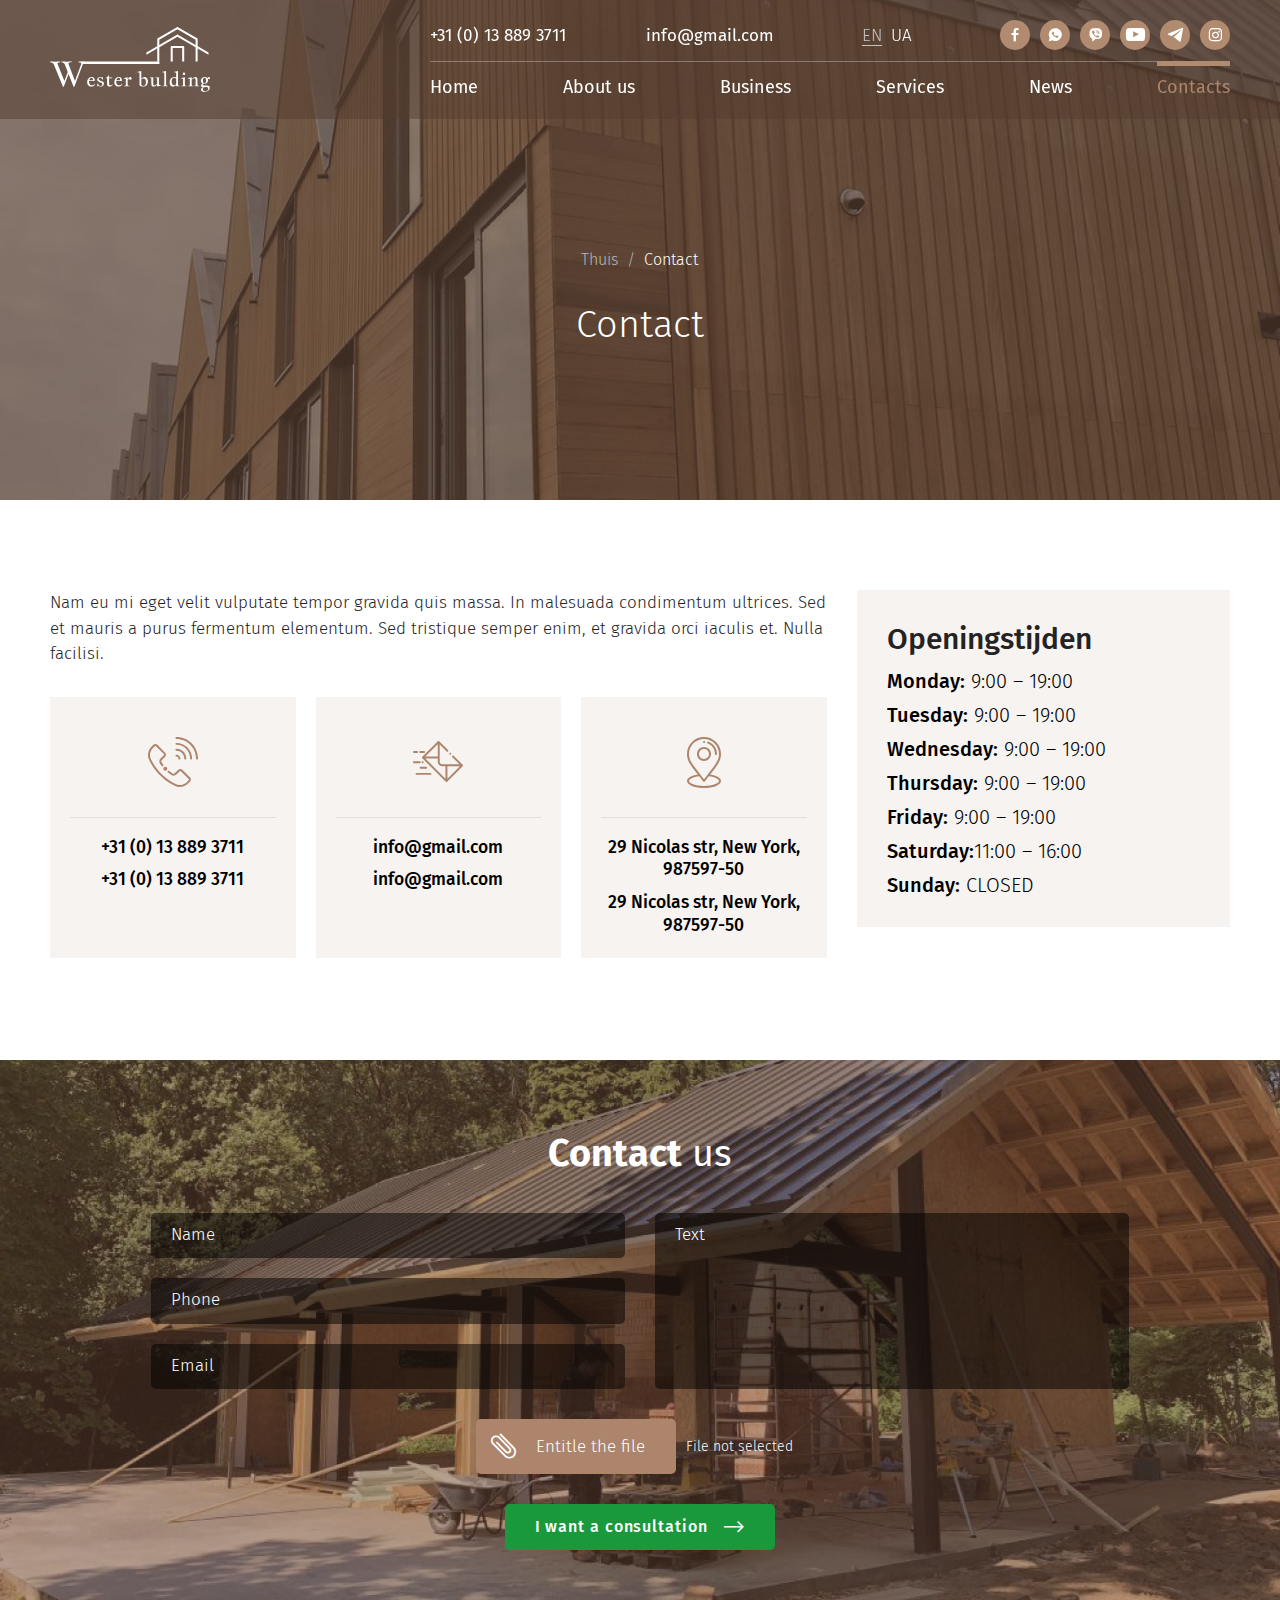
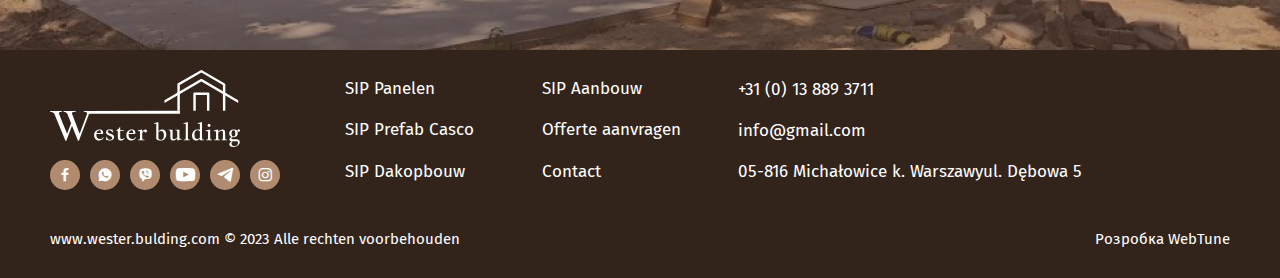
<file: contacts.html>
<!DOCTYPE html>
<html lang="uk" xmlns="http://www.w3.org/1999/html">
<!DOCTYPE html>
<html lang="uk" xmlns="http://www.w3.org/1999/html">
<head>
    <meta charset="utf-8"/>
    <meta http-equiv="X-UA-Compatible" content="IE=edge"/>

    <meta name="viewport" content="width=device-width, initial-scale=1, minimum-scale=1, maximum-scale=1"/>
    <meta name="format-detection" content="telephone=no"/>

    <title>WESTER-BUILDING</title>
    <meta name="description" content=""/>
    <link rel="stylesheet" href="assets/css/swiper-bundle.min.css"/>
    <link rel="stylesheet" href="assets/css/app.css"/>

</head>
<body>


<header class="header">
    <div class="header-main container d-flex align-middle align-justify">
        <a href="index.html" class="header-logo align-middle header-menu">
            <img src="assets/img/logo.svg" alt="logo company" class="header-logo__icon">
        </a>

        <div class="burger__wrap js-header align-middle align-center">
            <div class="burger">
                <span></span>
                <span></span>
                <span></span>
            </div>
        </div>
        <div class="navbar">
            <div class="header__top d-flex align-middle align-justify">
                <ul class="contacts --relative d-flex align-middle align-right">
                    <li class="contacts-item">
                        <a href="tel:+310138893711">+31 (0) 13 889 3711</a>
                    </li>
                    <li class="contacts-item">
                        <a href="mailto:info@gmail.com">info@gmail.com</a>
                    </li>
                </ul>

                <nav class="languages-navigation">
                    <ul class="lang">
                        <li class="lang-item current-lang">
                            <a href="">EN</a>
                        </li>
                        <li class="lang-item ">
                            <a href="">UA</a>
                        </li>
                    </ul>
                </nav>
                <ul class="social">
                    <li class="social-item">
                        <a href="" target="_blank" class="social__link d-flex align-middle align-center">
                            <i class="icon-facebook"></i>
                        </a>
                    </li>
                    <li class="social-item">
                        <a href="" target="_blank" class="social__link d-flex align-middle align-center">
                            <i class="icon-whatsapp"></i>
                        </a>
                    </li>
                    <li class="social-item">
                        <a href="" target="_blank" class="social__link d-flex align-middle align-center">
                            <i class="icon-viber"></i>
                        </a>
                    </li>
                    <li class="social-item">
                        <a href="" target="_blank" class="social__link d-flex align-middle align-center">
                            <i class="icon-youtube"></i>
                        </a>
                    </li>
                    <li class="social-item">
                        <a href="" target="_blank" class="social__link d-flex align-middle align-center">
                            <i class="icon-telegram"></i>
                        </a>
                    </li>
                    <li class="social-item">
                        <a href="" target="_blank" class="social__link d-flex align-middle align-center">
                            <i class="icon-instagram"></i>
                        </a>
                    </li>
                </ul>
            </div>

            <nav class="main-navigation">
                <ul class="menu">
                    <li class="menu-item ">
                        <a href="index.html">Home</a>
                    </li>
                    <li class="menu-item">
                        <a href="about.html"> About us </a>
                    </li>
                    <li class="menu-item">
                        <a href="products.html">Business</a>
                    </li>

                    <li class="menu-item">
                        <a href="services.html">Services</a>
                    </li>
                    <li class="menu-item">
                        <a href="blog.html">News</a>
                    </li>
                    <li class="menu-item  current-menu-item">
                        <a href="contacts.html">Contacts</a>
                    </li>
                </ul>
            </nav>
        </div>
    </div>
</header>

<main class="main">

    <section class="s-banner d-flex align-middle --relative">

        <div class="s-banner__img-wrap">
            <img src="assets/img/banner.jpg" alt="" class="s-banner__img">
        </div>

        <div class="container overlap">

            <div class="row">
                <div class="col-xl-12 col-lg-12 col-md-12 col-sm-12 col-xs-12">
                    <div class="kama_breadcrumbs">
                        <span>
                            <a href="https://hope.le-target.com" itemprop="item">
                                <span>Thuis</span>
                            </a>
                            <span class="kb_sep">/</span>
                        <span class="kb_title">Contact</span>
                        </span>
                    </div>
                </div>
                <div class="col-xl-12 col-lg-12 col-md-12 col-sm-12 col-xs-12 text-center">
                    <h1 class="s-banner__heading text-xl text-light">
                        Contact
                    </h1>
                </div>
            </div>
        </div>
    </section>

    <section class="section s-contacts ">
        <div class="container">
            <div class="row m-row">
                <div class="column col-xl-8 col-lg-8 col-md-8 col-sm-12 col-xs-12">
                    <div class="s-contacts__description text-m text-light">Nam eu mi eget velit vulputate tempor gravida
                        quis massa. In malesuada
                        condimentum ultrices. Sed et mauris a purus fermentum elementum. Sed tristique semper enim, et
                        gravida orci iaculis et. Nulla facilisi.
                    </div>

                    <div class="contacts__grid">
                        <div class="contacts__item text-center">
                            <div class="block-image d-flex align-middle align-center">
                                <img src="assets/img/contacts-1.svg" alt="">
                            </div>
                            <ul class="contacts__list">
                                <li>
                                    <a href="tel:+310138893711">+31 (0) 13 889 3711</a>
                                </li>
                                <li>
                                    <a href="tel:+310138893711">+31 (0) 13 889 3711</a>
                                </li>
                            </ul>
                        </div>
                        <div class="contacts__item text-center">
                            <div class="block-image d-flex align-middle align-center">
                                <img src="assets/img/contacts-2.svg" alt="">
                            </div>
                            <ul class="contacts__list">
                                <li>
                                    <a href="mailto:info@gmail.com">info@gmail.com</a>
                                </li>
                                <li>
                                    <a href="mailto:info@gmail.com">info@gmail.com</a>
                                </li>
                            </ul>
                        </div>
                        <div class="contacts__item text-center">
                            <div class="block-image d-flex align-middle align-center">
                                <img src="assets/img/contacts-3.svg" alt="">
                            </div>
                            <ul class="contacts__list">
                                <li>
                                    29 Nicolas str, New York, 987597-50
                                </li>
                                <li>
                                    29 Nicolas str, New York, 987597-50
                                </li>
                            </ul>
                        </div>
                    </div>
                </div>

                <div class="column col-xl-4 col-lg-4 col-md-4 col-sm-12 col-xs-12">
                    <div class="schedule-work">
                        <div class="schedule-work__heading text-medium">Openingstijden</div>
                        <ul class="schedule-work__list">
                            <li><b> Monday:</b> 9:00 – 19:00</li>
                            <li><b>Tuesday:</b> 9:00 – 19:00</li>
                            <li><b>Wednesday:</b> 9:00 – 19:00</li>
                            <li><b> Thursday:</b> 9:00 – 19:00</li>
                            <li><b> Friday:</b> 9:00 – 19:00</li>
                            <li><b> Saturday:</b>11:00 – 16:00</li>
                            <li><b> Sunday:</b> CLOSED</li>
                        </ul>
                    </div>
                </div>
            </div>

            <div class="row">
                <div class="col-xl-12 col-lg-12 col-md-12 col-sm-12 col-xs-12">
                    <div class="s-contacts__map--wrap --relative">
                        <div id="map" class="s-contacts__map"></div>
                    </div>
                </div>
            </div>
        </div>
    </section>

    <section class="section s-cta ">
        <div class="s-cta__bg">
            <img src="assets/img/contacts.png" alt="" class="">
        </div>
        <div class="container overlap">
            <div class="row m-row align-center">
                <div class="column col-xl-10 col-lg-10 col-md-11 col-sm-12 col-xs-12">

                    <h3 class="heading text-xl text-center text-regular"><b>Contact</b> us</h3>

                    <div class="s-cta__form">
                        <form>
                            <div class="row m-row">
                                <div class="col-xl-6 col-lg-6 col-md-6 col-sm-12 col-xs-12 column">
                                    <div class="form-control">
                                        <input class="form-control__input" type="text" name="" value=""
                                               placeholder="Name" title="">
                                    </div>
                                    <div class="form-control">
                                        <input class="form-control__input" type="tel" name="" value=""
                                               placeholder="Phone" title="">
                                    </div>
                                    <div class="form-control">
                                        <input class="form-control__input" type="email" name="" value=""
                                               placeholder="Email" title="">
                                    </div>
                                </div>
                                <div class="col-xl-6 col-lg-6 col-md-6 col-sm-12 col-xs-12 column">
                                    <div class="form-control full-height">
                                        <textarea id="message1" class="form-control__textarea" name="message1"
                                                  placeholder="Text"></textarea>
                                    </div>
                                </div>
                            </div>
                            <div class="row m-row">
                                <div class="col-xl-12 col-lg-12 col-md-12 col-sm-12 col-xs-12 column">
                                    <div class="form-control">
                                        <div class="file-container d-flex align-middle align-center">
                                            <input type="file" accept="image/*,.pdf">
                                            <button class="file-button d-flex align-middle align-left"><i
                                                    class="icon-clip"></i> Entitle the file
                                            </button>
                                            <span class="file-name">File not selected</span>
                                        </div>
                                    </div>
                                </div>
                            </div>
                            <div class="row">
                                <div class="col-xl-12 col-lg-12 col-md-12 col-sm-12 col-xs-12 column d-flex align-center">
                                    <div class="btn-form">
                                        <span>I want a consultation <i class="icon-arrow-right"></i></span>
                                        <input type="submit" value="I want a consultation"
                                               class="">
                                    </div>
                                </div>
                            </div>
                        </form>
                    </div>
                </div>
            </div>
        </div>
    </section>

</main>

<footer class="footer">
    <div class="container ">
        <div class="row footer__content d-flex align-middle">
            <div class="col-xl-3 col-lg-3 col-md-12 col-sm-12 col-xs-12">
                <a href="index.html" class="footer-logo">
                    <img src="assets/img/logo.svg" alt="logo company" class="footer-logo__icon">
                </a>
                <ul class="social">
                    <li class="social-item">
                        <a href="" target="_blank" class="social__link d-flex align-middle align-center">
                            <i class="icon-facebook"></i>
                        </a>
                    </li>
                    <li class="social-item">
                        <a href="" target="_blank" class="social__link d-flex align-middle align-center">
                            <i class="icon-whatsapp"></i>
                        </a>
                    </li>
                    <li class="social-item">
                        <a href="" target="_blank" class="social__link d-flex align-middle align-center">
                            <i class="icon-viber"></i>
                        </a>
                    </li>
                    <li class="social-item">
                        <a href="" target="_blank" class="social__link d-flex align-middle align-center">
                            <i class="icon-youtube"></i>
                        </a>
                    </li>
                    <li class="social-item">
                        <a href="" target="_blank" class="social__link d-flex align-middle align-center">
                            <i class="icon-telegram"></i>
                        </a>
                    </li>
                    <li class="social-item">
                        <a href="" target="_blank" class="social__link d-flex align-middle align-center">
                            <i class="icon-instagram"></i>
                        </a>
                    </li>
                </ul>
            </div>
            <div class="col-xl-2 col-lg-2 col-md-3 col-sm-6 col-xs-6">
                <ul class="menu">
                    <li class="menu-item">
                        <a href="#"> SIP Panelen</a>
                    </li>
                    <li class="menu-item">
                        <a href="#">SIP Prefab Casco</a>
                    </li>
                    <li class="menu-item">
                        <a href="#"> SIP Dakopbouw</a>
                    </li>
                </ul>
            </div>
            <div class="col-xl-2 col-lg-2 col-md-3 col-sm-6 col-xs-6">
                <ul class="menu">
                    <li class="menu-item">
                        <a href="#"> SIP Aanbouw</a>
                    </li>
                    <li class="menu-item">
                        <a href="#"> Offerte aanvragen</a>
                    </li>
                    <li class="menu-item">
                        <a href="contacts.html"> Contact</a>
                    </li>
                </ul>
            </div>
            <div class="col-xl-5 col-lg-5 col-md-6 col-sm-12 col-xs-12 ">
                <ul class="contacts --relative">
                    <li class="contacts-item">
                        <a href="tel:+310138893711">+31 (0) 13 889 3711</a>
                    </li>
                    <li class="contacts-item">
                        <a href="mailto:info@gmail.com">info@gmail.com</a>
                    </li>

                    <li class="contacts-item">
                        05-816 Michałowice k. Warszawyul. Dębowa 5
                    </li>
                </ul>
            </div>
        </div>
        <div class="row footer__copyright --relative">
            <div class="col-xl-12 col-lg-12 col-md-12 col-sm-12 col-xs-12 d-flex align-justify">
                <div class="footer__copyright--text ">
                    <a href="" target="_blank">www.wester.bulding.com</a> © 2023 Alle rechten voorbehouden
                </div>

                <div class="footer__copyright--text ">Розробка
                    <a href="" target="_blank">WebTune</a></div>
            </div>
        </div>
    </div>
</footer>


<script src="./assets/js/jquery-3.7.0.min.js"></script>
<script src="assets/js/swiper-bundle.min.js"></script>
<script src="assets/js/js_app.min.js"></script>


<script>

    document.querySelectorAll('.file-container').forEach(function (item) {
        item.children[0].addEventListener('change', function () {
            console.log(item.children[2]);
            const splitFileName = this.value.split(/\\/);
            item.children[2].innerText = splitFileName[splitFileName.length - 1];
        });
    });

</script>

</body>
</html>
</file>
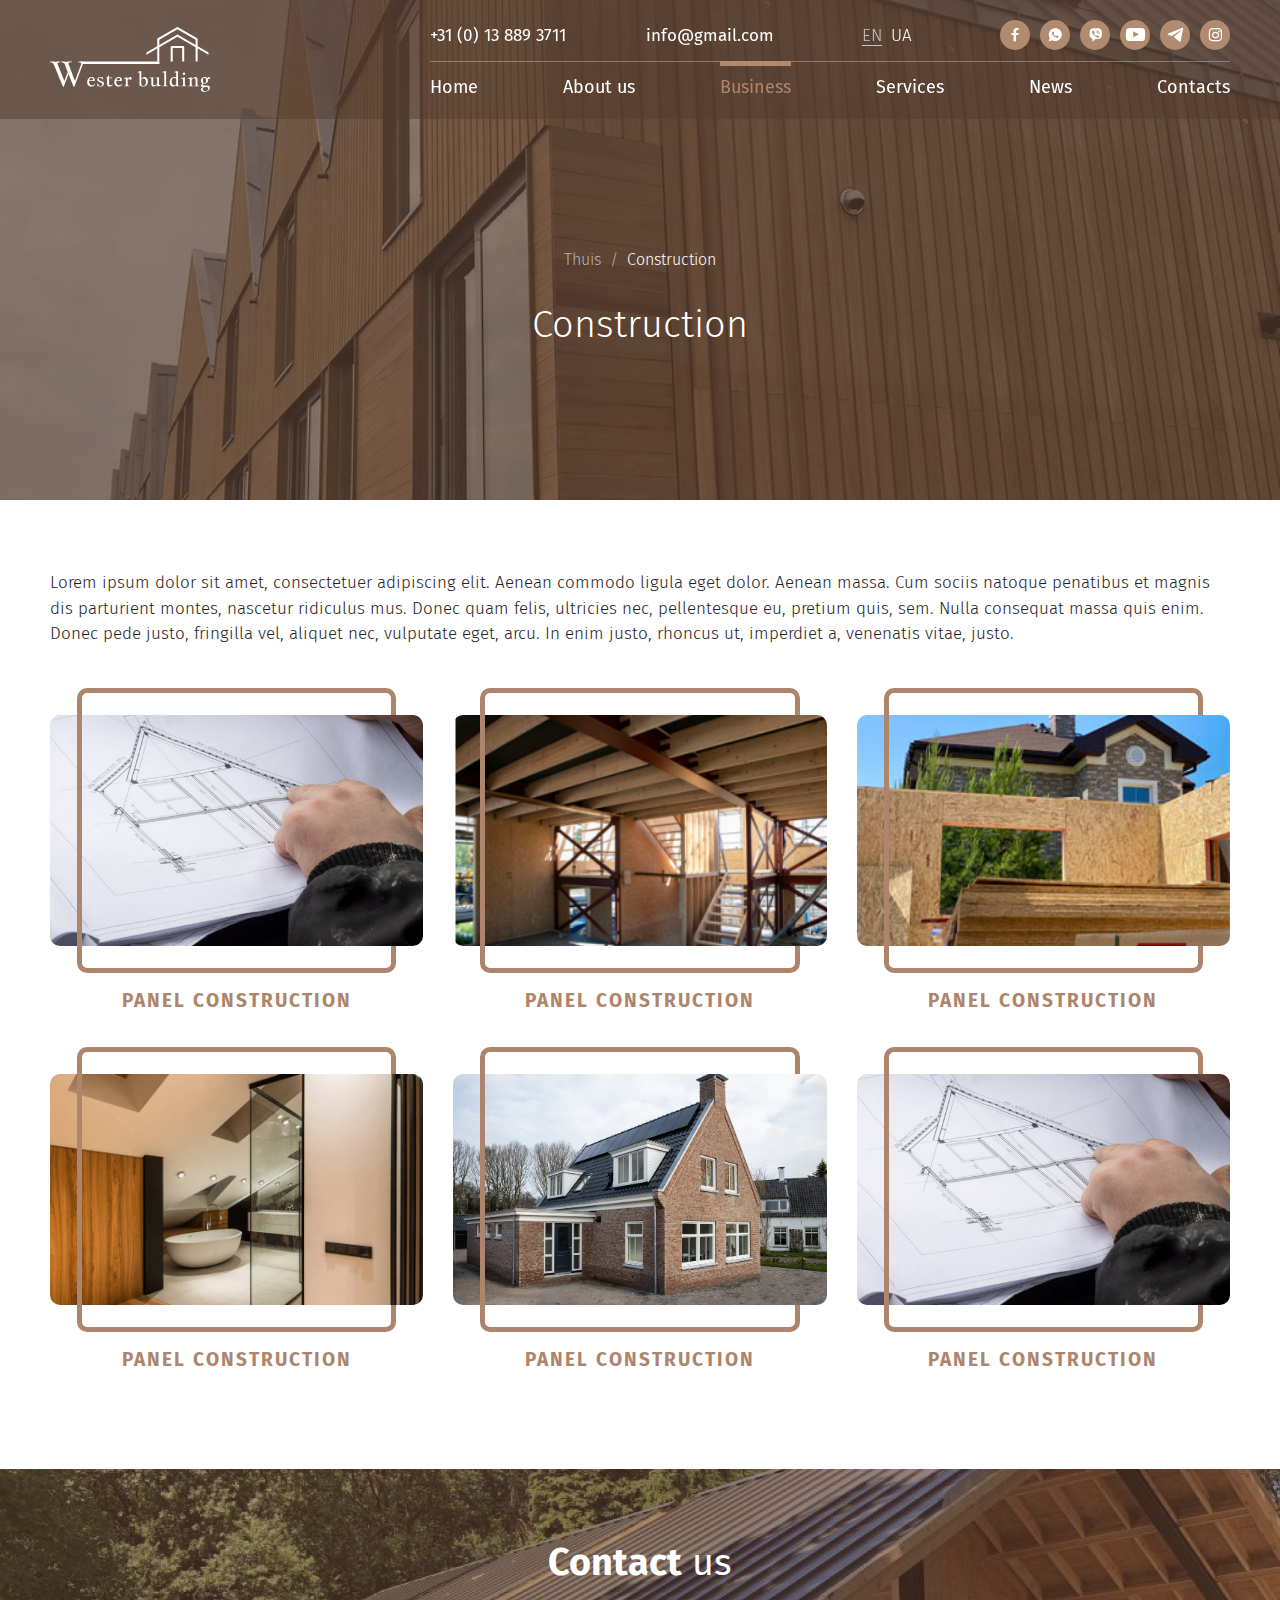
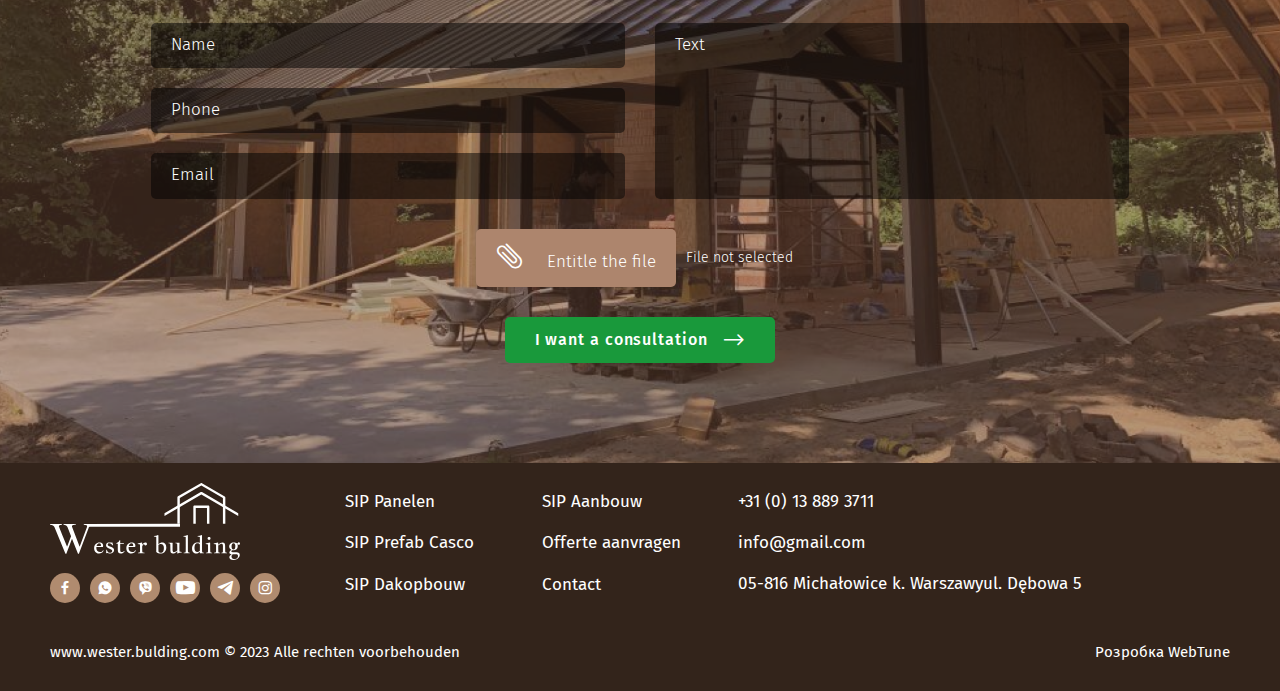
<file: products.html>
<!DOCTYPE html>
<html lang="uk" xmlns="http://www.w3.org/1999/html">
<head>
    <meta charset="utf-8"/>
    <meta http-equiv="X-UA-Compatible" content="IE=edge"/>

    <meta name="viewport" content="width=device-width, initial-scale=1, minimum-scale=1, maximum-scale=1"/>
    <meta name="format-detection" content="telephone=no"/>

    <title>WESTER-BUILDING</title>
    <meta name="description" content=""/>
    <link rel="stylesheet" href="assets/css/swiper-bundle.min.css"/>
    <link rel="stylesheet" href="assets/css/app.css"/>

</head>
<body>


<header class="header">
    <div class="header-main container d-flex align-middle align-justify">
        <a href="index.html" class="header-logo align-middle header-menu">
            <img src="assets/img/logo.svg" alt="logo company" class="header-logo__icon">
        </a>

        <div class="burger__wrap js-header align-middle align-center">
            <div class="burger">
                <span></span>
                <span></span>
                <span></span>
            </div>
        </div>
        <div class="navbar">
            <div class="header__top d-flex align-middle align-justify">
                <ul class="contacts --relative d-flex align-middle align-right">
                    <li class="contacts-item">
                        <a href="tel:+310138893711">+31 (0) 13 889 3711</a>
                    </li>
                    <li class="contacts-item">
                        <a href="mailto:info@gmail.com">info@gmail.com</a>
                    </li>
                </ul>

                <nav class="languages-navigation">
                    <ul class="lang">
                        <li class="lang-item current-lang">
                            <a href="">EN</a>
                        </li>
                        <li class="lang-item ">
                            <a href="">UA</a>
                        </li>
                    </ul>
                </nav>
                <ul class="social">
                    <li class="social-item">
                        <a href="" target="_blank" class="social__link d-flex align-middle align-center">
                            <i class="icon-facebook"></i>
                        </a>
                    </li>
                    <li class="social-item">
                        <a href="" target="_blank" class="social__link d-flex align-middle align-center">
                            <i class="icon-whatsapp"></i>
                        </a>
                    </li>
                    <li class="social-item">
                        <a href="" target="_blank" class="social__link d-flex align-middle align-center">
                            <i class="icon-viber"></i>
                        </a>
                    </li>
                    <li class="social-item">
                        <a href="" target="_blank" class="social__link d-flex align-middle align-center">
                            <i class="icon-youtube"></i>
                        </a>
                    </li>
                    <li class="social-item">
                        <a href="" target="_blank" class="social__link d-flex align-middle align-center">
                            <i class="icon-telegram"></i>
                        </a>
                    </li>
                    <li class="social-item">
                        <a href="" target="_blank" class="social__link d-flex align-middle align-center">
                            <i class="icon-instagram"></i>
                        </a>
                    </li>
                </ul>
            </div>

            <nav class="main-navigation">
                <ul class="menu">
                    <li class="menu-item">
                        <a href="index.html">Home</a>
                    </li>
                    <li class="menu-item">
                        <a href="about.html"> About us </a>
                    </li>
                    <li class="menu-item  current-menu-item">
                        <a href="products.html">Business</a>
                    </li>

                    <li class="menu-item">
                        <a href="services.html">Services</a>
                    </li>
                    <li class="menu-item">
                        <a href="blog.html">News</a>
                    </li>
                    <li class="menu-item">
                        <a href="contacts.html">Contacts</a>
                    </li>
                </ul>
            </nav>
        </div>
    </div>
</header>

<main class="main">

    <section class="s-banner d-flex align-middle --relative">
        <div class="s-banner__img-wrap">
            <img src="assets/img/banner.jpg" alt="" class="s-banner__img">
        </div>
        <div class="container overlap">

            <div class="row">
                <div class="col-xl-12 col-lg-12 col-md-12 col-sm-12 col-xs-12">
                    <div class="kama_breadcrumbs">
                        <span>
                            <a href="https://hope.le-target.com" itemprop="item">
                                <span>Thuis</span>
                            </a>
                            <span class="kb_sep">/</span>
                        <span class="kb_title">Construction</span>
                        </span>
                    </div>
                </div>
                <div class="col-xl-12 col-lg-12 col-md-12 col-sm-12 col-xs-12 text-center">
                    <h1 class="s-banner__heading text-xl text-light">
                        Construction
                    </h1>
                </div>
            </div>
        </div>
    </section>

    <section class="section s-products">
        <div class="container">
            <div class="row m-row">
                <div class="col-xl-12 col-lg-12 col-md-12 col-sm-12 col-xs-12 column">
                    <div class="description text-m text-light">
                        Lorem ipsum dolor sit amet, consectetuer adipiscing elit. Aenean commodo ligula eget dolor.
                        Aenean massa. Cum sociis natoque penatibus et magnis dis parturient montes, nascetur ridiculus
                        mus. Donec quam felis, ultricies nec, pellentesque eu, pretium quis, sem. Nulla consequat massa
                        quis enim. Donec pede justo, fringilla vel, aliquet nec, vulputate eget, arcu. In enim justo,
                        rhoncus ut, imperdiet a, venenatis vitae, justo.
                    </div>
                </div>
            </div>
            <div class="row m-row">
                <div class="col-xl-4 col-lg-4 col-md-4 col-sm-12 col-xs-12 column">
                    <a href="product-inner.html" class="product__i d-block text-center">
                        <div class="product__icon-wrap --relative">
                            <img src="assets/img/blog-1.png" alt="" class="product__icon">
                        </div>
                        <div class="product__heading text-bold text-uppercase">
                            Panel construction
                        </div>
                    </a>
                </div>
                <div class="col-xl-4 col-lg-4 col-md-4 col-sm-12 col-xs-12 column">
                    <a href="product-inner.html" class="product__i d-block text-center">
                        <div class="product__icon-wrap --relative">
                            <img src="assets/img/blog-2.png" alt="" class="product__icon">
                        </div>
                        <div class="product__heading text-bold text-uppercase">
                            Panel construction
                        </div>

                    </a>
                </div>
                <div class="col-xl-4 col-lg-4 col-md-4 col-sm-12 col-xs-12 column">
                    <a href="product-inner.html" class="product__i d-block text-center">
                        <div class="product__icon-wrap --relative">
                            <img src="assets/img/product-1.jpg" alt="" class="product__icon">
                        </div>
                        <div class="product__heading text-bold text-uppercase">
                            Panel construction
                        </div>

                    </a>
                </div>
                <div class="col-xl-4 col-lg-4 col-md-4 col-sm-12 col-xs-12 column">
                    <a href="product-inner.html" class="product__i d-block text-center">
                        <div class="product__icon-wrap --relative">
                            <img src="assets/img/product-2.jpg" alt="" class="product__icon">
                        </div>
                        <div class="product__heading text-bold text-uppercase">
                            Panel construction
                        </div>

                    </a>
                </div>
                <div class="col-xl-4 col-lg-4 col-md-4 col-sm-12 col-xs-12 column">
                    <a href="product-inner.html" class="product__i d-block text-center">
                        <div class="product__icon-wrap --relative">
                            <img src="assets/img/product-3.jpg" alt="" class="product__icon">
                        </div>
                        <div class="product__heading text-bold text-uppercase">
                            Panel construction
                        </div>

                    </a>
                </div>
                <div class="col-xl-4 col-lg-4 col-md-4 col-sm-12 col-xs-12 column">
                    <a href="product-inner.html" class="product__i d-block text-center">
                        <div class="product__icon-wrap --relative">
                            <img src="assets/img/blog-1.png" alt="" class="product__icon">
                        </div>
                        <div class="product__heading text-bold text-uppercase">
                            Panel construction
                        </div>

                    </a>
                </div>
            </div>

        </div>
    </section>

    <section class="section s-cta ">
        <div class="s-cta__bg">
            <img src="assets/img/contacts.png" alt="" class="">
        </div>
        <div class="container overlap">
            <div class="row m-row align-center">
                <div class="column col-xl-10 col-lg-10 col-md-11 col-sm-12 col-xs-12">

                    <h3 class="heading text-xl text-center text-regular"><b>Contact</b> us</h3>

                    <div class="s-contacts__form">
                        <form>
                            <div class="row m-row">
                                <div class="col-xl-6 col-lg-6 col-md-6 col-sm-12 col-xs-12 column">
                                    <div class="form-control">
                                        <input class="form-control__input" type="text" name="" value=""
                                               placeholder="Name" title="">
                                    </div>
                                    <div class="form-control">
                                        <input class="form-control__input" type="tel" name="" value=""
                                               placeholder="Phone" title="">
                                    </div>
                                    <div class="form-control">
                                        <input class="form-control__input" type="email" name="" value=""
                                               placeholder="Email" title="">
                                    </div>
                                </div>
                                <div class="col-xl-6 col-lg-6 col-md-6 col-sm-12 col-xs-12 column">
                                    <div class="form-control full-height">
                                        <textarea id="message1" class="form-control__textarea" name="message1"
                                                  placeholder="Text"></textarea>
                                    </div>
                                </div>
                            </div>
                            <div class="row m-row">
                                <div class="col-xl-12 col-lg-12 col-md-12 col-sm-12 col-xs-12 column">
                                    <div class="form-control">
                                        <div class="file-container d-flex align-middle align-center">
                                            <input type="file" accept="image/*,.pdf">
                                            <button class="file-button"><i class="icon-clip"></i> Entitle the file
                                            </button>
                                            <span class="file-name">File not selected</span>
                                        </div>
                                    </div>
                                </div>
                            </div>
                            <div class="row">
                                <div class="col-xl-12 col-lg-12 col-md-12 col-sm-12 col-xs-12 column d-flex align-center">
                                    <div class="btn-form">
                                        <span>I want a consultation <i class="icon-arrow-right"></i></span>
                                        <input type="submit" value="I want a consultation"
                                               class="">
                                    </div>
                                </div>
                            </div>
                        </form>
                    </div>
                </div>
            </div>
        </div>
    </section>
</main>

<footer class="footer">
    <div class="container ">
        <div class="row footer__content d-flex align-middle">
            <div class="col-xl-3 col-lg-3 col-md-12 col-sm-12 col-xs-12">
                <a href="index.html" class="footer-logo">
                    <img src="assets/img/logo.svg" alt="logo company" class="footer-logo__icon">
                </a>
                <ul class="social">
                    <li class="social-item">
                        <a href="" target="_blank" class="social__link d-flex align-middle align-center">
                            <i class="icon-facebook"></i>
                        </a>
                    </li>
                    <li class="social-item">
                        <a href="" target="_blank" class="social__link d-flex align-middle align-center">
                            <i class="icon-whatsapp"></i>
                        </a>
                    </li>
                    <li class="social-item">
                        <a href="" target="_blank" class="social__link d-flex align-middle align-center">
                            <i class="icon-viber"></i>
                        </a>
                    </li>
                    <li class="social-item">
                        <a href="" target="_blank" class="social__link d-flex align-middle align-center">
                            <i class="icon-youtube"></i>
                        </a>
                    </li>
                    <li class="social-item">
                        <a href="" target="_blank" class="social__link d-flex align-middle align-center">
                            <i class="icon-telegram"></i>
                        </a>
                    </li>
                    <li class="social-item">
                        <a href="" target="_blank" class="social__link d-flex align-middle align-center">
                            <i class="icon-instagram"></i>
                        </a>
                    </li>
                </ul>
            </div>
            <div class="col-xl-2 col-lg-2 col-md-3 col-sm-6 col-xs-6">
                <ul class="menu">
                    <li class="menu-item">
                        <a href="#"> SIP Panelen</a>
                    </li>
                    <li class="menu-item">
                        <a href="#">SIP Prefab Casco</a>
                    </li>
                    <li class="menu-item">
                        <a href="#"> SIP Dakopbouw</a>
                    </li>
                </ul>
            </div>
            <div class="col-xl-2 col-lg-2 col-md-3 col-sm-6 col-xs-6">
                <ul class="menu">
                    <li class="menu-item">
                        <a href="#"> SIP Aanbouw</a>
                    </li>
                    <li class="menu-item">
                        <a href="#"> Offerte aanvragen</a>
                    </li>
                    <li class="menu-item">
                        <a href="contacts.html"> Contact</a>
                    </li>
                </ul>
            </div>
            <div class="col-xl-5 col-lg-5 col-md-6 col-sm-12 col-xs-12 ">
                <ul class="contacts --relative">
                    <li class="contacts-item">
                        <a href="tel:+310138893711">+31 (0) 13 889 3711</a>
                    </li>
                    <li class="contacts-item">
                        <a href="mailto:info@gmail.com">info@gmail.com</a>
                    </li>

                    <li class="contacts-item">
                        05-816 Michałowice k. Warszawyul. Dębowa 5
                    </li>
                </ul>
            </div>
        </div>
        <div class="row footer__copyright --relative">
            <div class="col-xl-12 col-lg-12 col-md-12 col-sm-12 col-xs-12 d-flex align-justify">
                <div class="footer__copyright--text ">
                    <a href="" target="_blank">www.wester.bulding.com</a> © 2023 Alle rechten voorbehouden
                </div>

                <div class="footer__copyright--text ">Розробка
                    <a href="" target="_blank">WebTune</a></div>
            </div>
        </div>
    </div>
</footer>


<script src="./assets/js/jquery-3.7.0.min.js"></script>
<script src="assets/js/swiper-bundle.min.js"></script>
<script src="assets/js/js_app.min.js"></script>


<script>

    document.querySelectorAll('.file-container').forEach(function (item) {
        item.children[0].addEventListener('change', function () {
            console.log(item.children[2]);
            const splitFileName = this.value.split(/\\/);
            item.children[2].innerText = splitFileName[splitFileName.length - 1];
        });
    });

</script>

</body>
</html>
</file>
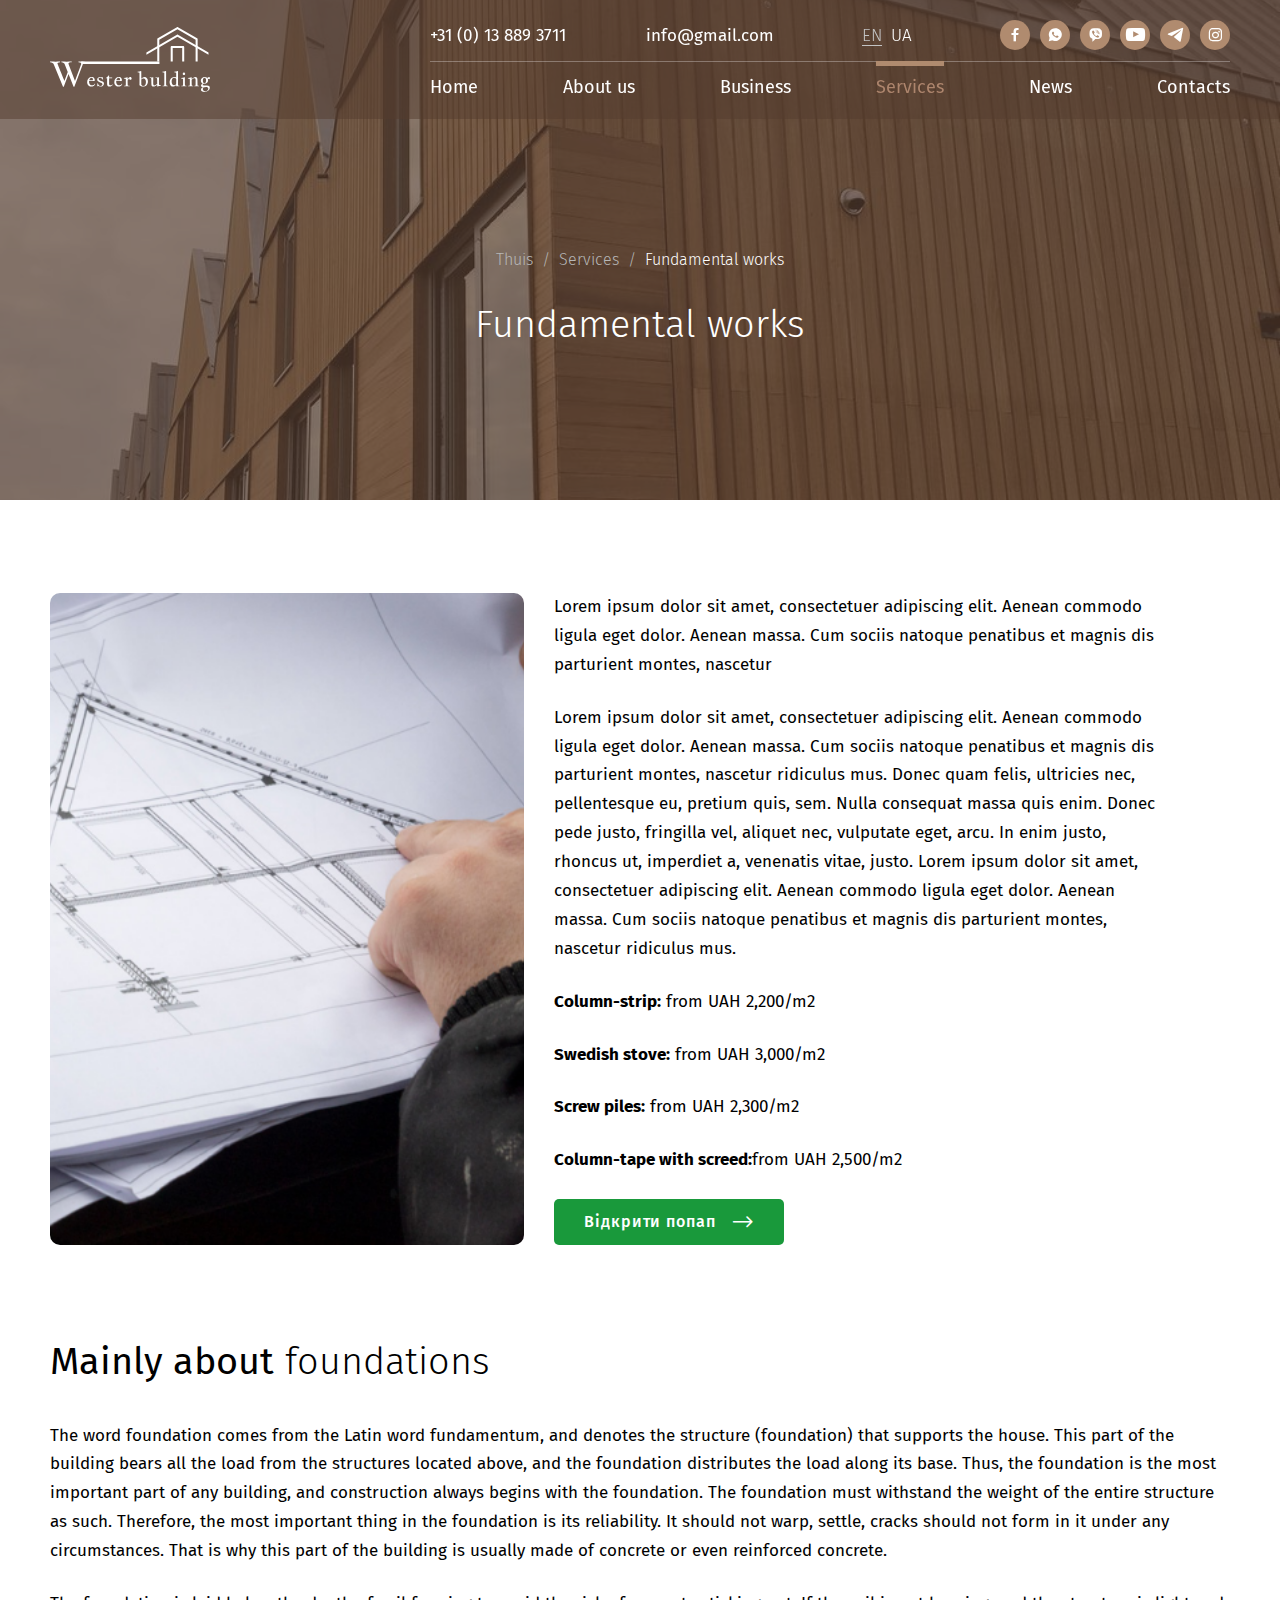
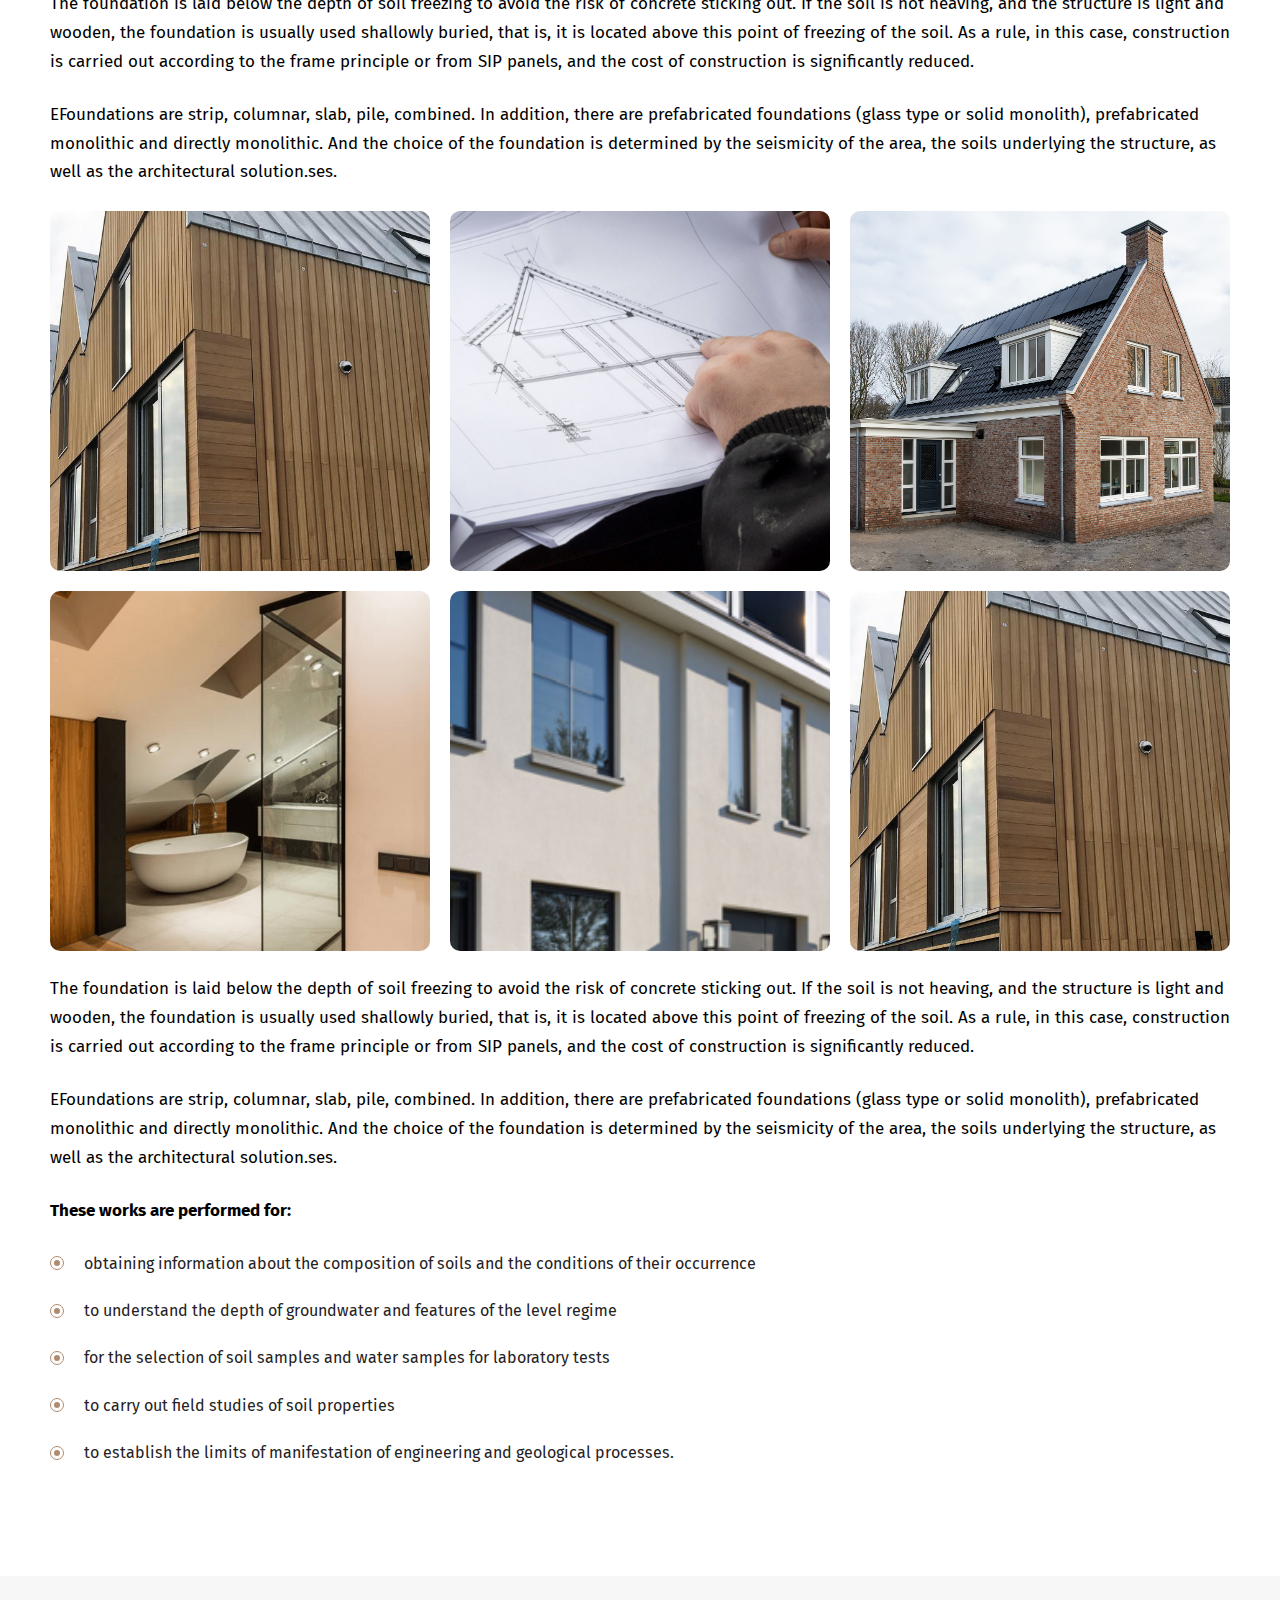
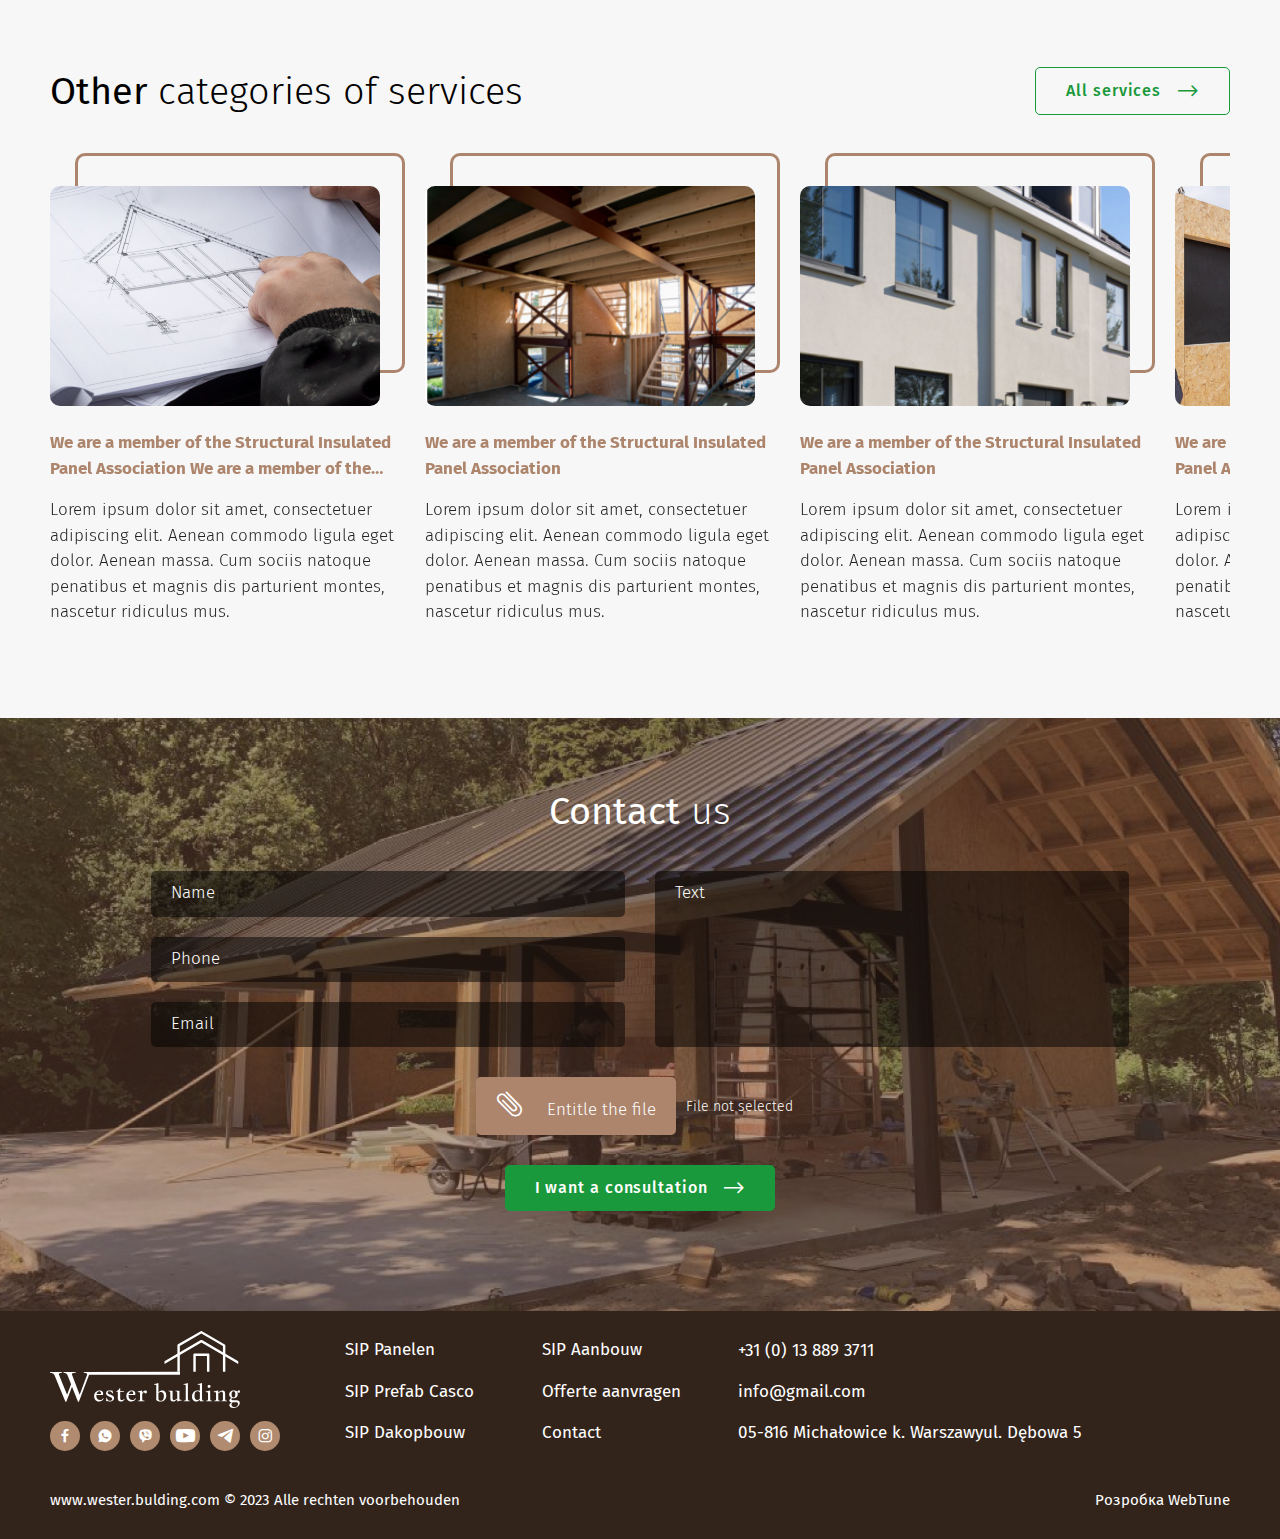
<file: services-inner.html>
<!DOCTYPE html>
<html lang="uk" xmlns="http://www.w3.org/1999/html">
<head>
    <meta charset="utf-8"/>
    <meta http-equiv="X-UA-Compatible" content="IE=edge"/>

    <meta name="viewport" content="width=device-width, initial-scale=1, minimum-scale=1, maximum-scale=1"/>
    <meta name="format-detection" content="telephone=no"/>

    <title>WESTER-BUILDING</title>
    <meta name="description" content=""/>
    <link rel="stylesheet" href="assets/css/swiper-bundle.min.css"/>
    <link rel="stylesheet" href="assets/css/app.css"/>

</head>
<body>


<header class="header">
    <div class="header-main container d-flex align-middle align-justify">
        <a href="index.html" class="header-logo align-middle header-menu">
            <img src="assets/img/logo.svg" alt="logo company" class="header-logo__icon">
        </a>

        <div class="burger__wrap js-header align-middle align-center">
            <div class="burger">
                <span></span>
                <span></span>
                <span></span>
            </div>
        </div>
        <div class="navbar">
            <div class="header__top d-flex align-middle">
                <ul class="contacts --relative d-flex align-middle align-right">
                    <li class="contacts-item">
                        <a href="tel:+310138893711">+31 (0) 13 889 3711</a>
                    </li>
                    <li class="contacts-item">
                        <a href="mailto:info@gmail.com">info@gmail.com</a>
                    </li>
                </ul>

                <nav class="languages-navigation">
                    <ul class="lang">
                        <li class="lang-item current-lang">
                            <a href="">EN</a>
                        </li>
                        <li class="lang-item ">
                            <a href="">UA</a>
                        </li>
                    </ul>
                </nav>
                <ul class="social">
                    <li class="social-item">
                        <a href="" target="_blank" class="social__link d-flex align-middle align-center">
                            <i class="icon-facebook"></i>
                        </a>
                    </li>
                    <li class="social-item">
                        <a href="" target="_blank" class="social__link d-flex align-middle align-center">
                            <i class="icon-whatsapp"></i>
                        </a>
                    </li>
                    <li class="social-item">
                        <a href="" target="_blank" class="social__link d-flex align-middle align-center">
                            <i class="icon-viber"></i>
                        </a>
                    </li>
                    <li class="social-item">
                        <a href="" target="_blank" class="social__link d-flex align-middle align-center">
                            <i class="icon-youtube"></i>
                        </a>
                    </li>
                    <li class="social-item">
                        <a href="" target="_blank" class="social__link d-flex align-middle align-center">
                            <i class="icon-telegram"></i>
                        </a>
                    </li>
                    <li class="social-item">
                        <a href="" target="_blank" class="social__link d-flex align-middle align-center">
                            <i class="icon-instagram"></i>
                        </a>
                    </li>
                </ul>
            </div>

            <nav class="main-navigation">
                <ul class="menu">
                    <li class="menu-item  ">
                        <a href="index.html">Home</a>
                    </li>
                    <li class="menu-item">
                        <a href="about.html"> About us </a>
                    </li>
                    <li class="menu-item">
                        <a href="products.html">Business</a>
                    </li>

                    <li class="menu-item current-menu-item">
                        <a href="services.html">Services</a>
                    </li>
                    <li class="menu-item">
                        <a href="blog.html">News</a>
                    </li>
                    <li class="menu-item">
                        <a href="contacts.html">Contacts</a>
                    </li>
                </ul>
            </nav>
        </div>
    </div>
</header>

<main class="main">

    <section class="s-banner d-flex align-middle --relative">
        <div class="s-banner__img-wrap">
            <img src="assets/img/banner.jpg" alt="" class="s-banner__img">
        </div>
        <div class="container overlap">

            <div class="row">
                <div class="col-xl-12 col-lg-12 col-md-12 col-sm-12 col-xs-12">
                    <div class="kama_breadcrumbs">
                        <span>
                            <a href="">
                                <span>Thuis</span>
                            </a>
                        </span>
                        <span class="kb_sep">/</span>
                        <span>
                            <a href="">
                                <span>Services </span>
                            </a>
                        </span>
                        <span class="kb_sep">/</span>
                        <span class="kb_title"> Fundamental works </span>
                    </div>
                </div>

                <div class="col-xl-12 col-lg-12 col-md-12 col-sm-12 col-xs-12 text-center">
                    <h1 class="s-banner__heading text-xl text-light">
                        Fundamental works
                    </h1>
                </div>
            </div>

        </div>
    </section>

    <section class="s-info">
        <div class="container">
            <div class="row m-row">
                <div class="col-xl-5 col-lg-5 col-md-5 col-sm-12 col-xs-12 column ">
                    <div class="block-image">
                        <img src="assets/img/blog-1.png" alt="">
                    </div>
                </div>
                <div class="col-xl-7 col-lg-7 col-md-7 col-sm-12 col-xs-12 column">
                    <div class="s-info__desc editor-style">
                        <p>Lorem ipsum dolor sit amet, consectetuer adipiscing elit. Aenean commodo ligula eget dolor.
                            Aenean massa. Cum sociis natoque penatibus et magnis dis parturient montes, nascetur
                          </p>
                        <p>Lorem ipsum dolor sit amet, consectetuer adipiscing elit. Aenean commodo ligula eget dolor.
                            Aenean massa. Cum sociis natoque penatibus et magnis dis parturient montes, nascetur
                            ridiculus mus. Donec quam felis, ultricies nec, pellentesque eu, pretium quis, sem. Nulla
                            consequat massa quis enim. Donec pede justo, fringilla vel, aliquet nec, vulputate eget,
                            arcu. In enim justo, rhoncus ut, imperdiet a, venenatis vitae, justo.
                            Lorem ipsum dolor sit amet, consectetuer adipiscing elit. Aenean commodo ligula eget dolor.
                            Aenean massa. Cum sociis natoque penatibus et magnis dis parturient montes, nascetur
                            ridiculus mus. </p>
                        <p><b>Column-strip:</b> from UAH 2,200/m2</p>
                        <p><b> Swedish stove:</b> from UAH 3,000/m2</p>
                        <p><b> Screw piles:</b> from UAH 2,300/m2</p>
                        <p><b>Column-tape with screed:</b>from UAH 2,500/m2 </p>
                    </div>
                    <a href="" class="btn btn-primary open-popup"
                       data-rel="more">Відкрити попап <i class="icon-arrow-right"></i> </a>
                </div>
            </div>
        </div>
    </section>

    <section class="section s-services-inner">
        <div class="container">
            <div class="row m-row">
                <div class="col-xl-12 col-lg-12 col-md-12 col-sm-12 col-xs-12 column">
                    <h2 class="heading text-xl text-light"><b>Mainly about</b> foundations</h2>
                    <div class="editor-style">
                        <p>The word foundation comes from the Latin word fundamentum, and denotes the structure
                            (foundation) that supports the house. This part of the building bears all the load from the
                            structures located above, and the foundation distributes the load along its base. Thus, the
                            foundation is the most important part of any building, and construction always begins with
                            the
                            foundation. The foundation must withstand the weight of the entire structure as such.
                            Therefore,
                            the most important thing in the foundation is its reliability. It should not warp, settle,
                            cracks should not form in it under any circumstances. That is why this part of the building
                            is
                            usually made of concrete or even reinforced concrete.</p>

                        <p> The foundation is laid below the depth of soil freezing to avoid the risk of concrete
                            sticking
                            out. If the soil is not heaving, and the structure is light and wooden, the foundation is
                            usually used shallowly buried, that is, it is located above this point of freezing of the
                            soil.
                            As a rule, in this case, construction is carried out according to the frame principle or
                            from
                            SIP panels, and the cost of construction is significantly reduced.</p>

                        <p>EFoundations are strip, columnar, slab, pile, combined. In addition, there are prefabricated
                            foundations (glass type or solid monolith), prefabricated monolithic and directly
                            monolithic.
                            And the choice of the foundation is determined by the seismicity of the area, the soils
                            underlying the structure, as well as the architectural solution.ses.</p>

                        <figure class="wp-block-gallery ">
                            <figure class="wp-block-image size-large">
                                <img src="assets/img/banner.jpg" alt="">
                            </figure>

                            <figure class="wp-block-image size-large">
                                <img src="assets/img/blog-1.png" alt="">
                            </figure>
                            <figure class="wp-block-image size-large">
                                <img src="assets/img/product-3.jpg" alt="">
                            </figure>

                            <figure class="wp-block-image size-large">
                                <img src="assets/img/product-2.jpg" alt="">
                            </figure>
                            <figure class="wp-block-image size-large">
                                <img src="assets/img/blog-3.png" alt="">
                            </figure>

                            <figure class="wp-block-image size-large">
                                <img src="assets/img/banner.jpg" alt="">
                            </figure>
                        </figure>

                        <p> The foundation is laid below the depth of soil freezing to avoid the risk of concrete
                            sticking
                            out. If the soil is not heaving, and the structure is light and wooden, the foundation is
                            usually used shallowly buried, that is, it is located above this point of freezing of the
                            soil.
                            As a rule, in this case, construction is carried out according to the frame principle or
                            from
                            SIP panels, and the cost of construction is significantly reduced.</p>

                        <p>EFoundations are strip, columnar, slab, pile, combined. In addition, there are prefabricated
                            foundations (glass type or solid monolith), prefabricated monolithic and directly
                            monolithic.
                            And the choice of the foundation is determined by the seismicity of the area, the soils
                            underlying the structure, as well as the architectural solution.ses.</p>
                        <p><b>These works are performed for:</b></p>
                        <ul>
                            <li>obtaining information about the composition of soils and the conditions of their
                                occurrence
                            </li>
                            <li>
                                to understand the depth of groundwater and features of the level regime
                            </li>
                            <li>
                                for the selection of soil samples and water samples for laboratory tests
                            </li>
                            <li>
                                to carry out field studies of soil properties
                            </li>
                            <li>
                                to establish the limits of manifestation of engineering and geological processes.
                            </li>
                        </ul>
                    </div>

                </div>
            </div>
        </div>
    </section>

    <section class="section swiper-entry s-carousel">
        <div class="container">
            <div class="row ">

                <div class="col-xl-12 col-lg-12 col-md-12 col-sm-12 col-xs-12 d-flex align-middle align-justify s-carousel__top">
                    <h3 class="heading text-xl text-light"><b>Other </b>categories of services</h3>
                    <a href="blog.html" class="btn btn-transparent d-none d-md-inline-block">All services <i
                            class="icon-arrow-right"></i> </a>
                </div>

                <div class="col-xl-12 col-lg-12 col-md-12 col-sm-12 col-xs-12">
                    <div class="swiper-container"
                         data-options='{"slidesPerView":1.2, "spaceBetween": 20, "centeredSlides": false, "loop": true, "breakpoints": {"575": {"slidesPerView": 2.2,"spaceBetween": 20, "autoHeight": false}, "992": {"slidesPerView": 3.2, "spaceBetween": 20, "loop": false}, "1300": {"slidesPerView": 4, "spaceBetween": 20, "loop": false}}}'>

                        <div class="swiper-wrapper">
                            <div class="swiper-slide">
                                <a href="article.html" class="card d-block">
                                    <div class="card__img-wrap">
                                        <img src="assets/img/blog-1.png" alt="" class="card__img ">
                                    </div>
                                    <h5 class="card__title text-bold text-m">We are a
                                        member of the Structural Insulated Panel Association We are a
                                        member of the Structural Insulated Panel Association
                                    </h5>
                                    <div class="card__desc text-m text-light">
                                        Lorem ipsum dolor sit amet, consectetuer adipiscing elit. Aenean commodo
                                        ligula eget dolor. Aenean massa. Cum sociis natoque penatibus et magnis dis
                                        parturient montes, nascetur ridiculus mus.
                                    </div>
                                </a>
                            </div>
                            <div class="swiper-slide">
                                <a href="article.html" class="card d-block">
                                    <div class="card__img-wrap">
                                        <img src="assets/img/blog-2.png" alt="" class="card__img ">
                                    </div>
                                    <h5 class="card__title text-bold text-m">We are a
                                        member of the Structural Insulated Panel Association
                                    </h5>
                                    <div class="card__desc text-m  text-light">
                                        Lorem ipsum dolor sit amet, consectetuer adipiscing elit. Aenean commodo
                                        ligula eget dolor. Aenean massa. Cum sociis natoque penatibus et magnis dis
                                        parturient montes, nascetur ridiculus mus.
                                    </div>
                                </a>
                            </div>
                            <div class="swiper-slide">
                                <a href="article.html" class="card d-block">
                                    <div class="card__img-wrap">
                                        <img src="assets/img/blog-3.png" alt="" class="card__img ">
                                    </div>
                                    <h5 class="card__title text-bold text-m">We are a
                                        member of the Structural Insulated Panel Association
                                    </h5>
                                    <div class="card__desc text-m  text-light">
                                        Lorem ipsum dolor sit amet, consectetuer adipiscing elit. Aenean commodo
                                        ligula eget dolor. Aenean massa. Cum sociis natoque penatibus et magnis dis
                                        parturient montes, nascetur ridiculus mus.
                                    </div>
                                </a>
                            </div>
                            <div class="swiper-slide">
                                <a href="article.html" class="card d-block">
                                    <div class="card__img-wrap">
                                        <img src="assets/img/blog-4.png" alt="" class="card__img ">
                                    </div>
                                    <h5 class="card__title text-bold text-m">We are a
                                        member of the Structural Insulated Panel Association
                                    </h5>
                                    <div class="card__desc text-m  text-light">
                                        Lorem ipsum dolor sit amet, consectetuer adipiscing elit. Aenean commodo
                                        ligula eget dolor. Aenean massa. Cum sociis natoque penatibus et magnis dis
                                        parturient montes, nascetur ridiculus mus.
                                    </div>
                                </a>
                            </div>
                            <div class="swiper-slide">
                                <a href="article.html" class="card d-block">
                                    <div class="card__img-wrap">
                                        <img src="assets/img/blog-1.png" alt="" class="card__img ">
                                    </div>
                                    <h5 class="card__title text-bold text-m">We are a
                                        member of the Structural Insulated Panel Association
                                    </h5>
                                    <div class="card__desc text-m  text-light">
                                        Lorem ipsum dolor sit amet, consectetuer adipiscing elit. Aenean commodo
                                        ligula eget dolor. Aenean massa. Cum sociis natoque penatibus et magnis dis
                                        parturient montes, nascetur ridiculus mus.
                                    </div>
                                </a>
                            </div>
                        </div>
                    </div>

                </div>
            </div>

            <div class="row">
                <div class="col-xl-12 col-lg-12 col-md-12 col-sm-12 col-xs-12">
                    <a href="blog.html" class="btn btn-transparent d-inline-block d-md-none">All news <i
                            class="icon-arrow-right"></i> </a>
                </div>
            </div>
        </div>
    </section>

    <section class="section s-cta">
        <div class="s-cta__bg">
            <img src="assets/img/contacts.png" alt="" class="">
        </div>
        <div class="container overlap">
            <div class="row m-row align-center">
                <div class="column col-xl-10 col-lg-10 col-md-11 col-sm-12 col-xs-12">

                    <h3 class="heading text-xl text-center text-light"><b>Contact</b> us</h3>

                    <div class="s-cta__form">
                        <form>
                            <div class="row m-row">
                                <div class="col-xl-6 col-lg-6 col-md-6 col-sm-12 col-xs-12 column">
                                    <div class="form-control">
                                        <input class="form-control__input" type="text" name="" value=""
                                               placeholder="Name" title="">
                                    </div>
                                    <div class="form-control">
                                        <input class="form-control__input" type="tel" name="" value=""
                                               placeholder="Phone" title="">
                                    </div>
                                    <div class="form-control">
                                        <input class="form-control__input" type="email" name="" value=""
                                               placeholder="Email" title="">
                                    </div>
                                </div>
                                <div class="col-xl-6 col-lg-6 col-md-6 col-sm-12 col-xs-12 column">
                                    <div class="form-control full-height">
                                        <textarea id="message1" class="form-control__textarea" name="message1"
                                                  placeholder="Text"></textarea>
                                    </div>
                                </div>
                            </div>
                            <div class="row m-row">
                                <div class="col-xl-12 col-lg-12 col-md-12 col-sm-12 col-xs-12 column">
                                    <div class="form-control">
                                        <div class="file-container d-flex align-middle align-center">
                                            <input type="file" accept="image/*,.pdf">
                                            <button class="file-button"><i class="icon-clip"></i> Entitle the file
                                            </button>
                                            <span class="file-name">File not selected</span>
                                        </div>
                                    </div>
                                </div>
                            </div>
                            <div class="row">
                                <div class="col-xl-12 col-lg-12 col-md-12 col-sm-12 col-xs-12 column d-flex align-center">
                                    <div class="btn-form">
                                        <span>I want a consultation <i class="icon-arrow-right"></i></span>
                                        <input type="submit" value="I want a consultation"
                                               class="">
                                    </div>
                                </div>
                            </div>
                        </form>
                    </div>
                </div>
            </div>
        </div>
    </section>
</main>

<footer class="footer">
    <div class="container ">
        <div class="row footer__content d-flex align-middle">
            <div class="col-xl-3 col-lg-3 col-md-12 col-sm-12 col-xs-12">
                <a href="index.html" class="footer-logo">
                    <img src="assets/img/logo.svg" alt="logo company" class="footer-logo__icon">
                </a>
                <ul class="social">
                    <li class="social-item">
                        <a href="" target="_blank" class="social__link d-flex align-middle align-center">
                            <i class="icon-facebook"></i>
                        </a>
                    </li>
                    <li class="social-item">
                        <a href="" target="_blank" class="social__link d-flex align-middle align-center">
                            <i class="icon-whatsapp"></i>
                        </a>
                    </li>
                    <li class="social-item">
                        <a href="" target="_blank" class="social__link d-flex align-middle align-center">
                            <i class="icon-viber"></i>
                        </a>
                    </li>
                    <li class="social-item">
                        <a href="" target="_blank" class="social__link d-flex align-middle align-center">
                            <i class="icon-youtube"></i>
                        </a>
                    </li>
                    <li class="social-item">
                        <a href="" target="_blank" class="social__link d-flex align-middle align-center">
                            <i class="icon-telegram"></i>
                        </a>
                    </li>
                    <li class="social-item">
                        <a href="" target="_blank" class="social__link d-flex align-middle align-center">
                            <i class="icon-instagram"></i>
                        </a>
                    </li>
                </ul>
            </div>
            <div class="col-xl-2 col-lg-2 col-md-3 col-sm-6 col-xs-6">
                <ul class="menu">
                    <li class="menu-item">
                        <a href="#"> SIP Panelen</a>
                    </li>
                    <li class="menu-item">
                        <a href="#">SIP Prefab Casco</a>
                    </li>
                    <li class="menu-item">
                        <a href="#"> SIP Dakopbouw</a>
                    </li>
                </ul>
            </div>
            <div class="col-xl-2 col-lg-2 col-md-3 col-sm-6 col-xs-6">
                <ul class="menu">
                    <li class="menu-item">
                        <a href="#"> SIP Aanbouw</a>
                    </li>
                    <li class="menu-item">
                        <a href="#"> Offerte aanvragen</a>
                    </li>
                    <li class="menu-item">
                        <a href="contacts.html"> Contact</a>
                    </li>
                </ul>
            </div>
            <div class="col-xl-5 col-lg-5 col-md-6 col-sm-12 col-xs-12 ">
                <ul class="contacts --relative">
                    <li class="contacts-item">
                        <a href="tel:+310138893711">+31 (0) 13 889 3711</a>
                    </li>
                    <li class="contacts-item">
                        <a href="mailto:info@gmail.com">info@gmail.com</a>
                    </li>

                    <li class="contacts-item">
                        05-816 Michałowice k. Warszawyul. Dębowa 5
                    </li>
                </ul>
            </div>
        </div>
        <div class="row footer__copyright --relative">
            <div class="col-xl-12 col-lg-12 col-md-12 col-sm-12 col-xs-12 d-flex align-justify">
                <div class="footer__copyright--text ">
                    <a href="" target="_blank">www.wester.bulding.com</a> © 2023 Alle rechten voorbehouden
                </div>

                <div class="footer__copyright--text ">Розробка
                    <a href="" target="_blank">WebTune</a></div>
            </div>
        </div>
    </div>
</footer>

<div class="popup-wrapper">
    <div class="bg-layer"></div>

    <div class="popup-content" data-rel="more">
        <div class="layer-close"></div>
        <div class="popup-container">
            <div class="btn-close d-flex align-middle align-center"><img src="assets/img/close.svg" alt=""></div>

            <div class="cta">

                <div class="heading text-bold text-center">Do you have any questions?</div>
                <div class="description text-l text-center">Ask it to us and our managers will contact you within an
                    hour
                </div>

                <form>
                    <div class="row m-row">
                        <div class="col-xl-6 col-lg-6 col-md-6 col-sm-12 col-xs-12 column">
                            <div class="form-control">
                                <input class="form-control__input" type="text" name="" value=""
                                       placeholder="Name" title="">
                            </div>
                            <div class="form-control">
                                <input class="form-control__input" type="tel" name="" value=""
                                       placeholder="Phone" title="">
                            </div>
                            <div class="form-control">
                                <input class="form-control__input" type="email" name="" value=""
                                       placeholder="Email" title="">
                            </div>
                        </div>
                        <div class="col-xl-6 col-lg-6 col-md-6 col-sm-12 col-xs-12 column">
                            <div class="form-control full-height">
                                        <textarea class="form-control__textarea" rows=5 name="message1"
                                                  placeholder="Text"></textarea>
                            </div>
                        </div>
                    </div>
                    <div class="row m-row">
                        <div class="col-xl-12 col-lg-12 col-md-12 col-sm-12 col-xs-12 column">
                            <div class="form-control">
                                <div class="file-container d-flex align-middle align-center">
                                    <input type="file" accept="image/*,.pdf">
                                    <button class="file-button d-flex align-middle align-left"><i
                                            class="icon-clip"></i> Entitle the file
                                    </button>
                                    <span class="file-name">File not selected</span>
                                </div>
                            </div>
                        </div>
                    </div>
                    <div class="row">
                        <div class="col-xl-12 col-lg-12 col-md-12 col-sm-12 col-xs-12 column d-flex align-center">
                            <div class="btn-form">
                                <span>I want a consultation <i class="icon-arrow-right"></i></span>
                                <input type="submit" value="I want a consultation"
                                       class="">
                            </div>
                        </div>
                    </div>
                </form>
            </div>

        </div>
    </div>
</div>

<script src="./assets/js/jquery-3.7.0.min.js"></script>
<script src="assets/js/swiper-bundle.min.js"></script>
<script src="assets/js/js_app.min.js"></script>


<script>

    document.querySelectorAll('.file-container').forEach(function (item) {
        item.children[0].addEventListener('change', function () {
            console.log(item.children[2]);
            const splitFileName = this.value.split(/\\/);
            item.children[2].innerText = splitFileName[splitFileName.length - 1];
        });
    });

</script>

</body>
</html>
</file>
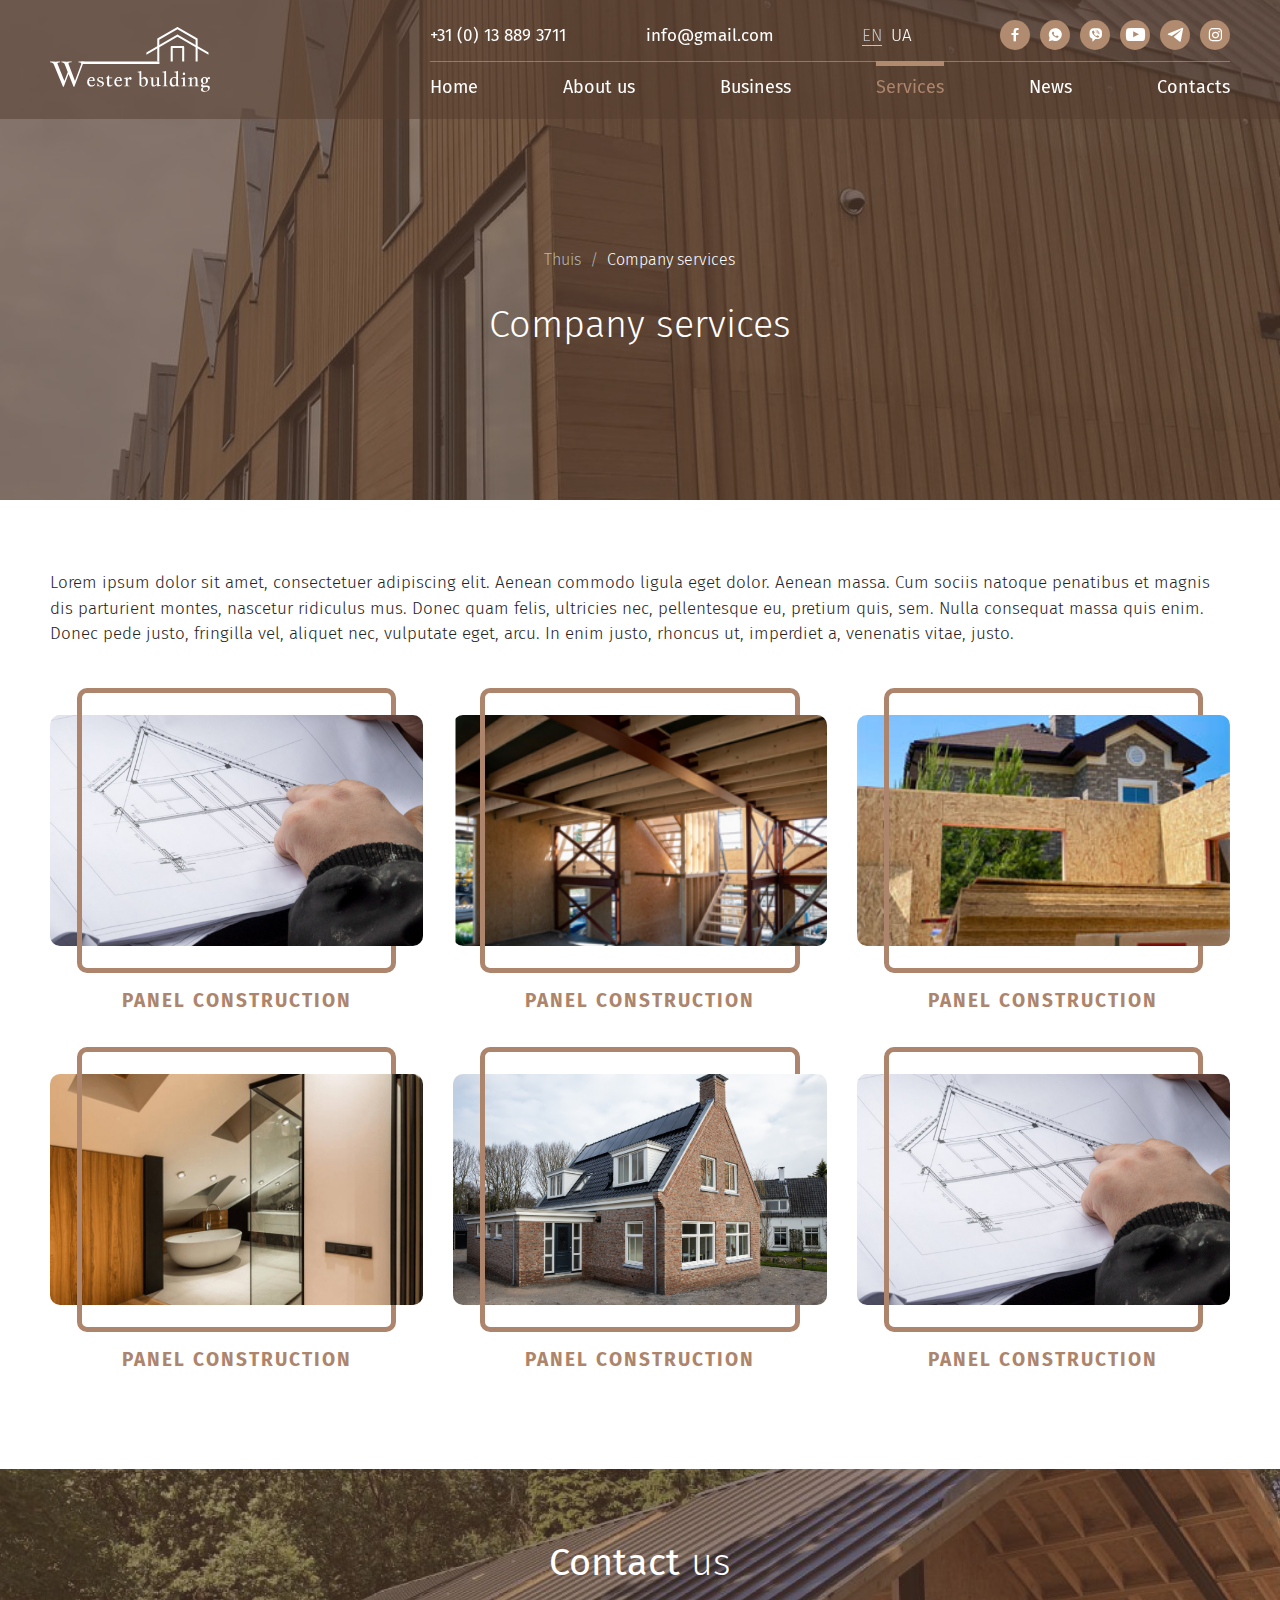
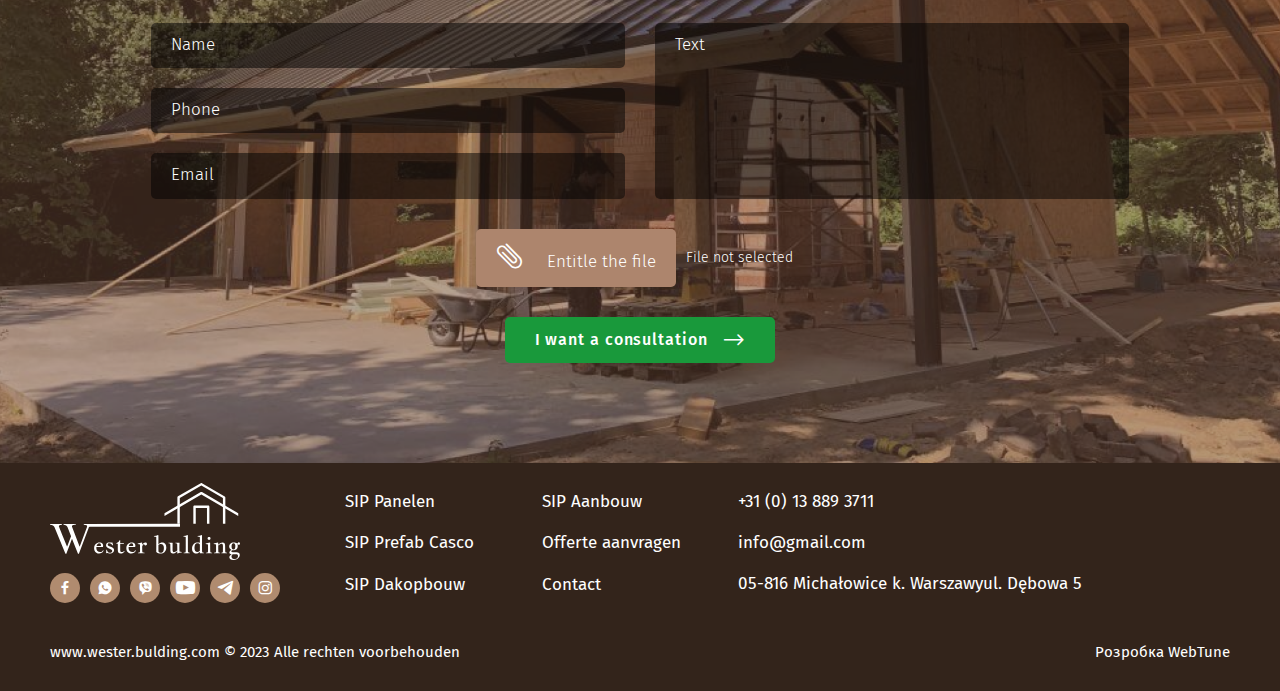
<file: services.html>
<!DOCTYPE html>
<html lang="uk" xmlns="http://www.w3.org/1999/html">
<head>
    <meta charset="utf-8"/>
    <meta http-equiv="X-UA-Compatible" content="IE=edge"/>

    <meta name="viewport" content="width=device-width, initial-scale=1, minimum-scale=1, maximum-scale=1"/>
    <meta name="format-detection" content="telephone=no"/>

    <title>WESTER-BUILDING</title>
    <meta name="description" content=""/>
    <link rel="stylesheet" href="assets/css/swiper-bundle.min.css"/>
    <link rel="stylesheet" href="assets/css/app.css"/>
    <link href="https://fonts.googleapis.com/css2?family=Fira+Sans:wght@300;400;500;700;900&display=swap" rel="stylesheet">
</head>

<body>


<header class="header">
    <div class="header-main container d-flex align-middle align-justify">
        <a href="index.html" class="header-logo align-middle header-menu">
            <img src="assets/img/logo.svg" alt="logo company" class="header-logo__icon">
        </a>

        <div class="burger__wrap js-header align-middle align-center">
            <div class="burger">
                <span></span>
                <span></span>
                <span></span>
            </div>
        </div>
        <div class="navbar">
            <div class="header__top d-flex align-middle align-justify">
                <ul class="contacts --relative d-flex align-middle align-right">
                    <li class="contacts-item">
                        <a href="tel:+310138893711">+31 (0) 13 889 3711</a>
                    </li>
                    <li class="contacts-item">
                        <a href="mailto:info@gmail.com">info@gmail.com</a>
                    </li>
                </ul>

                <nav class="languages-navigation">
                    <ul class="lang">
                        <li class="lang-item current-lang">
                            <a href="">EN</a>
                        </li>
                        <li class="lang-item ">
                            <a href="">UA</a>
                        </li>
                    </ul>
                </nav>
                <ul class="social">
                    <li class="social-item">
                        <a href="" target="_blank" class="social__link d-flex align-middle align-center">
                            <i class="icon-facebook"></i>
                        </a>
                    </li>
                    <li class="social-item">
                        <a href="" target="_blank" class="social__link d-flex align-middle align-center">
                            <i class="icon-whatsapp"></i>
                        </a>
                    </li>
                    <li class="social-item">
                        <a href="" target="_blank" class="social__link d-flex align-middle align-center">
                            <i class="icon-viber"></i>
                        </a>
                    </li>
                    <li class="social-item">
                        <a href="" target="_blank" class="social__link d-flex align-middle align-center">
                            <i class="icon-youtube"></i>
                        </a>
                    </li>
                    <li class="social-item">
                        <a href="" target="_blank" class="social__link d-flex align-middle align-center">
                            <i class="icon-telegram"></i>
                        </a>
                    </li>
                    <li class="social-item">
                        <a href="" target="_blank" class="social__link d-flex align-middle align-center">
                            <i class="icon-instagram"></i>
                        </a>
                    </li>
                </ul>
            </div>

            <nav class="main-navigation">
                <ul class="menu">
                    <li class="menu-item ">
                        <a href="index.html">Home</a>
                    </li>
                    <li class="menu-item">
                        <a href="about.html"> About us </a>
                    </li>
                    <li class="menu-item">
                        <a href="products.html">Business</a>
                    </li>

                    <li class="menu-item  current-menu-item">
                        <a href="services.html">Services</a>
                    </li>
                    <li class="menu-item">
                        <a href="blog.html">News</a>
                    </li>
                    <li class="menu-item">
                        <a href="contacts.html">Contacts</a>
                    </li>
                </ul>
            </nav>
        </div>
    </div>
</header>

<main class="main">

    <section class="s-banner d-flex align-middle --relative">
        <div class="s-banner__img-wrap">
            <img src="assets/img/banner.jpg" alt="" class="s-banner__img">
        </div>
        <div class="container overlap">

            <div class="row">
                <div class="col-xl-12 col-lg-12 col-md-12 col-sm-12 col-xs-12">
                    <div class="kama_breadcrumbs">
                        <span>
                            <a href="https://hope.le-target.com" itemprop="item">
                                <span>Thuis</span>
                            </a>
                            <span class="kb_sep">/</span>
                        <span class="kb_title"> Company services</span>
                        </span>
                    </div>
                </div>
                <div class="col-xl-12 col-lg-12 col-md-12 col-sm-12 col-xs-12 text-center">
                    <h1 class="s-banner__heading text-xl text-light">
                        Company services
                    </h1>
                </div>
            </div>
        </div>
    </section>

    <section class="section s-products --services">
        <div class="container">
            <div class="row m-row">
                <div class="col-xl-12 col-lg-12 col-md-12 col-sm-12 col-xs-12 column">
                    <div class="description text-m text-light">
                        Lorem ipsum dolor sit amet, consectetuer adipiscing elit. Aenean commodo ligula eget dolor.
                        Aenean massa. Cum sociis natoque penatibus et magnis dis parturient montes, nascetur ridiculus
                        mus. Donec quam felis, ultricies nec, pellentesque eu, pretium quis, sem. Nulla consequat massa
                        quis enim. Donec pede justo, fringilla vel, aliquet nec, vulputate eget, arcu. In enim justo,
                        rhoncus ut, imperdiet a, venenatis vitae, justo.
                    </div>
                </div>
            </div>
            <div class="row m-row">
                <div class="col-xl-4 col-lg-4 col-md-4 col-sm-12 col-xs-12 column">
                    <a href="services-inner.html" class="product__i d-block text-center">
                        <div class="product__icon-wrap --relative">
                            <img src="assets/img/blog-1.png" alt="" class="product__icon">
                        </div>
                        <div class="product__heading text-bold text-uppercase">
                            Panel construction
                        </div>
                    </a>
                </div>
                <div class="col-xl-4 col-lg-4 col-md-4 col-sm-12 col-xs-12 column">
                    <a href="services-inner.html" class="product__i d-block text-center">
                        <div class="product__icon-wrap --relative">
                            <img src="assets/img/blog-2.png" alt="" class="product__icon">
                        </div>
                        <div class="product__heading text-bold text-uppercase">
                            Panel construction
                        </div>

                    </a>
                </div>
                <div class="col-xl-4 col-lg-4 col-md-4 col-sm-12 col-xs-12 column">
                    <a href="services-inner.html" class="product__i d-block text-center">
                        <div class="product__icon-wrap --relative">
                            <img src="assets/img/product-1.jpg" alt="" class="product__icon">
                        </div>
                        <div class="product__heading text-bold text-uppercase" >
                            Panel construction
                        </div>

                    </a>
                </div>
                <div class="col-xl-4 col-lg-4 col-md-4 col-sm-12 col-xs-12 column">
                    <a href="services-inner.html" class="product__i d-block text-center">
                        <div class="product__icon-wrap --relative">
                            <img src="assets/img/product-2.jpg" alt="" class="product__icon">
                        </div>
                        <div class="product__heading text-bold text-uppercase">
                            Panel construction
                        </div>

                    </a>
                </div>
                <div class="col-xl-4 col-lg-4 col-md-4 col-sm-12 col-xs-12 column">
                    <a href="services-inner.html" class="product__i d-block text-center">
                        <div class="product__icon-wrap --relative">
                            <img src="assets/img/product-3.jpg" alt="" class="product__icon">
                        </div>
                        <div class="product__heading text-bold text-uppercase">
                            Panel construction
                        </div>

                    </a>
                </div>
                <div class="col-xl-4 col-lg-4 col-md-4 col-sm-12 col-xs-12 column">
                    <a href="services-inner.html" class="product__i d-block text-center">
                        <div class="product__icon-wrap --relative">
                            <img src="assets/img/blog-1.png" alt="" class="product__icon">
                        </div>
                        <div class="product__heading text-bold text-uppercase">
                            Panel construction
                        </div>

                    </a>
                </div>
            </div>

        </div>
    </section>


    <section class="section s-cta ">
        <div class="s-cta__bg">
            <img src="assets/img/contacts.png" alt="" class="">
        </div>
        <div class="container overlap">
            <div class="row m-row align-center">
                <div class="column col-xl-10 col-lg-10 col-md-11 col-sm-12 col-xs-12">

                    <h3 class="heading text-xl text-center text-light"><b>Contact</b> us</h3>

                    <div class="s-contacts__form">
                        <form>
                            <div class="row m-row">
                                <div class="col-xl-6 col-lg-6 col-md-6 col-sm-12 col-xs-12 column">
                                    <div class="form-control">
                                        <input class="form-control__input" type="text" name="" value=""
                                               placeholder="Name" title="">
                                    </div>
                                    <div class="form-control">
                                        <input class="form-control__input" type="tel" name="" value=""
                                               placeholder="Phone" title="">
                                    </div>
                                    <div class="form-control">
                                        <input class="form-control__input" type="email" name="" value=""
                                               placeholder="Email" title="">
                                    </div>
                                </div>
                                <div class="col-xl-6 col-lg-6 col-md-6 col-sm-12 col-xs-12 column">
                                    <div class="form-control full-height">
                                        <textarea id="message1" class="form-control__textarea" name="message1"
                                                  placeholder="Text"></textarea>
                                    </div>
                                </div>
                            </div>
                            <div class="row m-row">
                                <div class="col-xl-12 col-lg-12 col-md-12 col-sm-12 col-xs-12 column">
                                    <div class="form-control">
                                        <div class="file-container d-flex align-middle align-center">
                                            <input type="file" accept="image/*,.pdf">
                                            <button class="file-button"><i class="icon-clip"></i> Entitle the file
                                            </button>
                                            <span class="file-name">File not selected</span>
                                        </div>
                                    </div>
                                </div>
                            </div>
                            <div class="row">
                                <div class="col-xl-12 col-lg-12 col-md-12 col-sm-12 col-xs-12 column d-flex align-center">
                                    <div class="btn-form">
                                        <span>I want a consultation <i class="icon-arrow-right"></i></span>
                                        <input type="submit" value="I want a consultation"
                                               class="">
                                    </div>
                                </div>
                            </div>
                        </form>
                    </div>
                </div>
            </div>
        </div>
    </section>
</main>

<footer class="footer">
    <div class="container ">
        <div class="row footer__content d-flex align-middle">
            <div class="col-xl-3 col-lg-3 col-md-12 col-sm-12 col-xs-12">
                <a href="index.html" class="footer-logo">
                    <img src="assets/img/logo.svg" alt="logo company" class="footer-logo__icon">
                </a>
                <ul class="social">
                    <li class="social-item">
                        <a href="" target="_blank" class="social__link d-flex align-middle align-center">
                            <i class="icon-facebook"></i>
                        </a>
                    </li>
                    <li class="social-item">
                        <a href="" target="_blank" class="social__link d-flex align-middle align-center">
                            <i class="icon-whatsapp"></i>
                        </a>
                    </li>
                    <li class="social-item">
                        <a href="" target="_blank" class="social__link d-flex align-middle align-center">
                            <i class="icon-viber"></i>
                        </a>
                    </li>
                    <li class="social-item">
                        <a href="" target="_blank" class="social__link d-flex align-middle align-center">
                            <i class="icon-youtube"></i>
                        </a>
                    </li>
                    <li class="social-item">
                        <a href="" target="_blank" class="social__link d-flex align-middle align-center">
                            <i class="icon-telegram"></i>
                        </a>
                    </li>
                    <li class="social-item">
                        <a href="" target="_blank" class="social__link d-flex align-middle align-center">
                            <i class="icon-instagram"></i>
                        </a>
                    </li>
                </ul>
            </div>
            <div class="col-xl-2 col-lg-2 col-md-3 col-sm-6 col-xs-6">
                <ul class="menu">
                    <li class="menu-item">
                        <a href="#"> SIP Panelen</a>
                    </li>
                    <li class="menu-item">
                        <a href="#">SIP Prefab Casco</a>
                    </li>
                    <li class="menu-item">
                        <a href="#"> SIP Dakopbouw</a>
                    </li>
                </ul>
            </div>
            <div class="col-xl-2 col-lg-2 col-md-3 col-sm-6 col-xs-6">
                <ul class="menu">
                    <li class="menu-item">
                        <a href="#"> SIP Aanbouw</a>
                    </li>
                    <li class="menu-item">
                        <a href="#"> Offerte aanvragen</a>
                    </li>
                    <li class="menu-item">
                        <a href="contacts.html"> Contact</a>
                    </li>
                </ul>
            </div>
            <div class="col-xl-5 col-lg-5 col-md-6 col-sm-12 col-xs-12 ">
                <ul class="contacts --relative">
                    <li class="contacts-item">
                        <a href="tel:+310138893711">+31 (0) 13 889 3711</a>
                    </li>
                    <li class="contacts-item">
                        <a href="mailto:info@gmail.com">info@gmail.com</a>
                    </li>

                    <li class="contacts-item">
                        05-816 Michałowice k. Warszawyul. Dębowa 5
                    </li>
                </ul>
            </div>
        </div>
        <div class="row footer__copyright --relative">
            <div class="col-xl-12 col-lg-12 col-md-12 col-sm-12 col-xs-12 d-flex align-justify">
                <div class="footer__copyright--text ">
                    <a href="" target="_blank">www.wester.bulding.com</a> © 2023 Alle rechten voorbehouden
                </div>

                <div class="footer__copyright--text ">Розробка
                    <a href="" target="_blank">WebTune</a></div>
            </div>
        </div>
    </div>
</footer>

<script src="./assets/js/jquery-3.7.0.min.js"></script>
<script src="assets/js/swiper-bundle.min.js"></script>
<script src="assets/js/js_app.min.js"></script>

<script>

    document.querySelectorAll('.file-container').forEach(function (item) {
        item.children[0].addEventListener('change', function () {
            console.log(item.children[2]);
            const splitFileName = this.value.split(/\\/);
            item.children[2].innerText = splitFileName[splitFileName.length - 1];
        });
    });

</script>

</body>
</html>
</file>
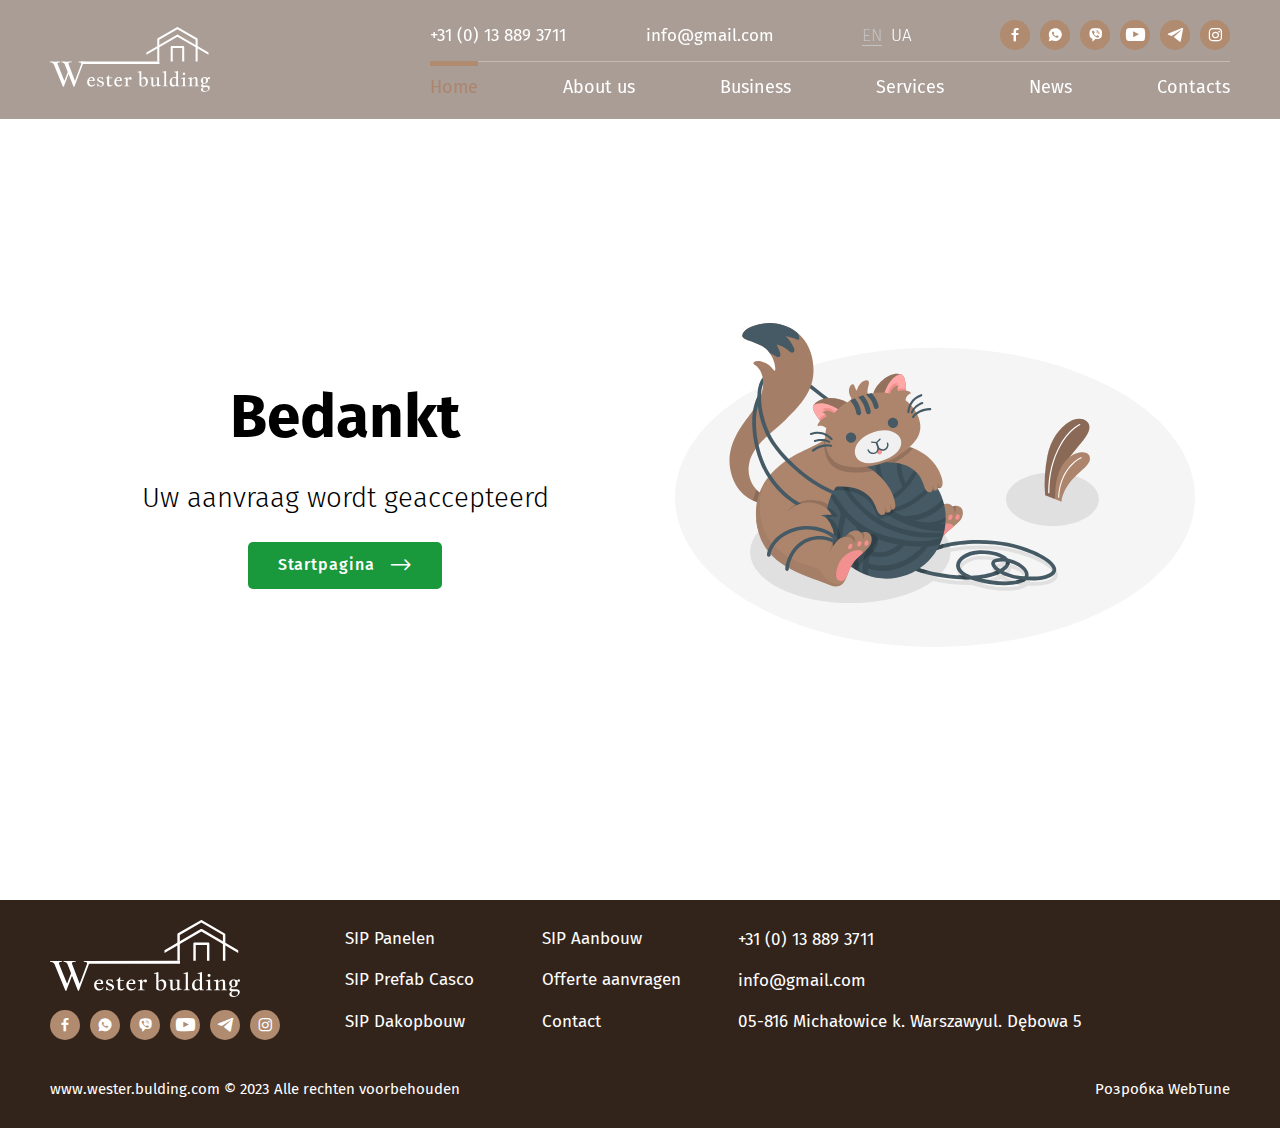
<file: thanks.html>
<!DOCTYPE html>
<html lang="uk" xmlns="http://www.w3.org/1999/html">
<head>
    <meta charset="utf-8"/>
    <meta http-equiv="X-UA-Compatible" content="IE=edge"/>

    <meta name="viewport" content="width=device-width, initial-scale=1, minimum-scale=1, maximum-scale=1"/>
    <meta name="format-detection" content="telephone=no"/>

    <title>WESTER-BUILDING</title>
    <meta name="description" content=""/>
    <link rel="stylesheet" href="assets/css/swiper-bundle.min.css"/>
    <link rel="stylesheet" href="assets/css/app.css"/>

</head>
<body>


<header class="header">
    <div class="header-main container d-flex align-middle align-justify">
        <a href="index.html" class="header-logo align-middle header-menu">
            <img src="assets/img/logo.svg" alt="logo company" class="header-logo__icon">
        </a>

        <div class="burger__wrap js-header align-middle align-center">
            <div class="burger">
                <span></span>
                <span></span>
                <span></span>
            </div>
        </div>
        <div class="navbar">
            <div class="header__top d-flex align-middle align-justify">
                <ul class="contacts --relative d-flex align-middle align-right">
                    <li class="contacts-item">
                        <a href="tel:+310138893711">+31 (0) 13 889 3711</a>
                    </li>
                    <li class="contacts-item">
                        <a href="mailto:info@gmail.com">info@gmail.com</a>
                    </li>
                </ul>

                <nav class="languages-navigation">
                    <ul class="lang">
                        <li class="lang-item current-lang">
                            <a href="">EN</a>
                        </li>
                        <li class="lang-item ">
                            <a href="">UA</a>
                        </li>
                    </ul>
                </nav>
                <ul class="social">
                    <li class="social-item">
                        <a href="" target="_blank" class="social__link d-flex align-middle align-center">
                            <i class="icon-facebook"></i>
                        </a>
                    </li>
                    <li class="social-item">
                        <a href="" target="_blank" class="social__link d-flex align-middle align-center">
                            <i class="icon-whatsapp"></i>
                        </a>
                    </li>
                    <li class="social-item">
                        <a href="" target="_blank" class="social__link d-flex align-middle align-center">
                            <i class="icon-viber"></i>
                        </a>
                    </li>
                    <li class="social-item">
                        <a href="" target="_blank" class="social__link d-flex align-middle align-center">
                            <i class="icon-youtube"></i>
                        </a>
                    </li>
                    <li class="social-item">
                        <a href="" target="_blank" class="social__link d-flex align-middle align-center">
                            <i class="icon-telegram"></i>
                        </a>
                    </li>
                    <li class="social-item">
                        <a href="" target="_blank" class="social__link d-flex align-middle align-center">
                            <i class="icon-instagram"></i>
                        </a>
                    </li>
                </ul>
            </div>

            <nav class="main-navigation">
                <ul class="menu">
                    <li class="menu-item  current-menu-item">
                        <a href="index.html">Home</a>
                    </li>
                    <li class="menu-item">
                        <a href="about.html"> About us </a>
                    </li>
                    <li class="menu-item">
                        <a href="opportunities.html">Business</a>
                    </li>

                    <li class="menu-item">
                        <a href="services.html">Services</a>
                    </li>
                    <li class="menu-item">
                        <a href="blog.html">News</a>
                    </li>
                    <li class="menu-item">
                        <a href="contacts.html">Contacts</a>
                    </li>
                </ul>
            </nav>
        </div>
    </div>
</header>

<main class="main">

    <section class="other-page thanks d-flex align-middle">

        <div class="container">
            <div class="row align-center align-middle text-center other-page__row">
                <div class="col-xl-6 col-lg-6 col-md-6 col-sm-12 col-xs-12">
                    <div class="other-page__content text-center --relative">
                        <div class="heading text-bold">Bedankt</div>
                        <div class="description overlap heading-font text-light">
                            Uw aanvraag wordt geaccepteerd
                        </div>
                        <a href="" class="btn btn-primary text-center">
                            Startpagina <i class="icon-arrow-right"></i>
                        </a>
                    </div>

                </div>
                <div class="col-xl-6 col-lg-6 col-md-6 col-sm-12 col-xs-12">
                    <div class="block-image">
                        <img src="assets/img/thanks.svg" alt="">
                    </div>
                </div>
            </div>
        </div>
    </section>
</main>

<footer class="footer">
    <div class="container ">
        <div class="row footer__content d-flex align-middle">
            <div class="col-xl-3 col-lg-3 col-md-12 col-sm-12 col-xs-12">
                <a href="index.html" class="footer-logo">
                    <img src="assets/img/logo.svg" alt="logo company" class="footer-logo__icon">
                </a>
                <ul class="social">
                    <li class="social-item">
                        <a href="" target="_blank" class="social__link d-flex align-middle align-center">
                            <i class="icon-facebook"></i>
                        </a>
                    </li>
                    <li class="social-item">
                        <a href="" target="_blank" class="social__link d-flex align-middle align-center">
                            <i class="icon-whatsapp"></i>
                        </a>
                    </li>
                    <li class="social-item">
                        <a href="" target="_blank" class="social__link d-flex align-middle align-center">
                            <i class="icon-viber"></i>
                        </a>
                    </li>
                    <li class="social-item">
                        <a href="" target="_blank" class="social__link d-flex align-middle align-center">
                            <i class="icon-youtube"></i>
                        </a>
                    </li>
                    <li class="social-item">
                        <a href="" target="_blank" class="social__link d-flex align-middle align-center">
                            <i class="icon-telegram"></i>
                        </a>
                    </li>
                    <li class="social-item">
                        <a href="" target="_blank" class="social__link d-flex align-middle align-center">
                            <i class="icon-instagram"></i>
                        </a>
                    </li>
                </ul>
            </div>
            <div class="col-xl-2 col-lg-2 col-md-3 col-sm-6 col-xs-6">
                <ul class="menu">
                    <li class="menu-item">
                        <a href="#"> SIP Panelen</a>
                    </li>
                    <li class="menu-item">
                        <a href="#">SIP Prefab Casco</a>
                    </li>
                    <li class="menu-item">
                        <a href="#"> SIP Dakopbouw</a>
                    </li>
                </ul>
            </div>
            <div class="col-xl-2 col-lg-2 col-md-3 col-sm-6 col-xs-6">
                <ul class="menu">
                    <li class="menu-item">
                        <a href="#"> SIP Aanbouw</a>
                    </li>
                    <li class="menu-item">
                        <a href="#"> Offerte aanvragen</a>
                    </li>
                    <li class="menu-item">
                        <a href="contacts.html"> Contact</a>
                    </li>
                </ul>
            </div>
            <div class="col-xl-5 col-lg-5 col-md-6 col-sm-12 col-xs-12 ">
                <ul class="contacts --relative">
                    <li class="contacts-item">
                        <a href="tel:+310138893711">+31 (0) 13 889 3711</a>
                    </li>
                    <li class="contacts-item">
                        <a href="mailto:info@gmail.com">info@gmail.com</a>
                    </li>

                    <li class="contacts-item">
                        05-816 Michałowice k. Warszawyul. Dębowa 5
                    </li>
                </ul>
            </div>
        </div>
        <div class="row footer__copyright --relative">
            <div class="col-xl-12 col-lg-12 col-md-12 col-sm-12 col-xs-12 d-flex align-justify">
                <div class="footer__copyright--text ">
                    <a href="" target="_blank">www.wester.bulding.com</a> © 2023 Alle rechten voorbehouden
                </div>

                <div class="footer__copyright--text ">Розробка
                    <a href="" target="_blank">WebTune</a></div>
            </div>
        </div>
    </div>
</footer>

<script src="./assets/js/jquery-3.7.0.min.js"></script>
<script src="assets/js/swiper-bundle.min.js"></script>
<script src="assets/js/js_app.min.js"></script>


</body>
</html>
</file>
<file: assets/css/app.css>
html,body,div,applet,object,iframe,h1,h2,h3,h4,h5,h6,p,blockquote,pre,abbr,acronym,address,big,cite,code,del,dfn,em,img,ins,kbd,q,s,samp,small,strike,strong,sub,sup,tt,var,u,center,dl,dt,dd,ol,ul,li,p,fieldset,form,label,legend,table,caption,tbody,tfoot,thead,tr,th,td,article,aside,canvas,details,embed,figure,figcaption,footer,header,hgroup,menu,nav,output,ruby,section,summary,time,mark,audio,video,figure,body{margin:0;padding:0;border:0;font-family:'Fira Sans', sans-serif;vertical-align:baseline}article,aside,details,figcaption,figure,footer,header,hgroup,menu,nav,section{display:block}body{position:relative;font-family:'Fira Sans', sans-serif;background:#fff}ol,ul{list-style:none;margin:0;padding:0}blockquote,q{quotes:none}blockquote:before,blockquote:after,q:before,q:after{content:''}table{border-collapse:collapse;border-spacing:0}*,*:before,*:after{-webkit-box-sizing:border-box;-moz-box-sizing:border-box;box-sizing:border-box}*{-webkit-tap-highlight-color:transparent !important;outline:none !important}@font-face{font-family:'Fira Sans';src:url("../fonts/FiraSans-Light.ttf") format("truetype");font-weight:300;font-style:normal}@font-face{font-family:'Fira Sans';src:url("../fonts/FiraSans-Regular.ttf") format("truetype");font-weight:400;font-style:normal}@font-face{font-family:'Fira Sans';src:url("../fonts/FiraSans-Medium.ttf") format("truetype");font-weight:500;font-style:normal}@font-face{font-family:'Fira Sans';src:url("../fonts/FiraSans-Bold.ttf") format("truetype");font-weight:700;font-style:normal}@font-face{font-family:'Fira Sans';src:url("../fonts/FiraSans-Black.ttf") format("truetype");font-weight:900;font-style:normal}@font-face{font-family:'icomoon';src:url("../fonts/icomoon.eot");src:url("../fonts/icomoon.eot") format("embedded-opentype"),url("../fonts/icomoon.ttf") format("truetype"),url("../fonts/icomoon.woff") format("woff"),url("../fonts/icomoon.svg") format("svg");font-weight:normal;font-style:normal;font-display:block}[class^="icon-"],[class*=" icon-"]{font-family:'icomoon' !important;speak:never;font-style:normal;font-weight:normal;font-variant:normal;text-transform:none;line-height:1;-webkit-font-smoothing:antialiased;-moz-osx-font-smoothing:grayscale}.social{display:-webkit-box;display:-webkit-flex;display:-ms-flexbox;display:flex}.social-item{width:30px;height:30px;border-radius:100%;background-color:#B08B6F;cursor:pointer}.social-item i{color:#fff;font-size:14px;-webkit-transition:all .4s ease-out;-moz-transition:all .4s ease-out;-o-transition:all .4s ease-out;transition:all .4s ease-out}.social-item a{height:100%;width:100%}.social-item:not(.social-item:last-child){margin-right:10px}@media (min-width: 767px) and (max-width: 991px){.social-item:not(.social-item:last-child){margin-right:5px}}.text-right{text-align:right}.text-center{text-align:center}.text-left{text-align:left}.text-justify{text-align:justify}.text-uppercase{text-transform:uppercase}.text-light{font-weight:300}.text-regular{font-weight:400}.text-medium{font-weight:500}.text-semibold{font-weight:600}.text-bold{font-weight:700}.text-m{color:#242223;font-size:17px;line-height:1.5}.text-l{font-weight:400;font-size:18px;font-size:-webkit-calc(14px + (18 - 14) * ((100vw - 300px) / (1920 - 30)));font-size:-moz-calc(14px + (18 - 14) * ((100vw - 300px) / (1920 - 30)));font-size:calc(14px + (18 - 14) * ((100vw - 300px) / (1920 - 30)));line-height:1.25;color:#242223}.text-xl{font-size:45px;font-size:-webkit-calc(30px + (45 - 30) * ((100vw - 300px) / (1920 - 30)));font-size:-moz-calc(30px + (45 - 30) * ((100vw - 300px) / (1920 - 30)));font-size:calc(30px + (45 - 30) * ((100vw - 300px) / (1920 - 30)));line-height:1.25}.heading-font{font-family:'Fira Sans', sans-serif}.icon-ar-left:before{content:"\e900"}.icon-ar-right:before{content:"\e901"}.icon-arrow-right:before{content:"\e902"}.icon-clip:before{content:"\e903"}.icon-facebook:before{content:"\e904"}.icon-instagram:before{content:"\e905"}.icon-telegram:before{content:"\e906"}.icon-viber:before{content:"\e907"}.icon-whatsapp:before{content:"\e908"}.icon-youtube:before{content:"\e909"}.overflow-hidden{overflow:hidden}.html.overflow-menu{overflow:hidden}html.overflow-hidden body{overflow:hidden}html:not(.touch-screen)::-webkit-scrollbar,html:not(.touch-screen) *::-webkit-scrollbar{width:6px;height:6px}html:not(.touch-screen)::-webkit-scrollbar-track,html:not(.touch-screen) *::-webkit-scrollbar-track{background-color:#eee}html:not(.touch-screen)::-webkit-scrollbar-thumb,html:not(.touch-screen) *::-webkit-scrollbar-thumb{background-color:#AD856D !important}.lg-actions .lg-next,.lg-actions .lg-prev{background-color:transparent !important;color:#fff !important}.lg-autoplay-button{display:none !important}body,html{height:100%}html{overflow-y:scroll}body .hide-scrollbar,html .hide-scrollbar{scrollbar-width:none}body .hide-scrollbar::-webkit-scrollbar,html .hide-scrollbar::-webkit-scrollbar{display:none}img::selection{background-color:transparent}.default-icon{width:100%}.default-icon img{height:100%;width:100%;object-fit:cover;object-position:center}.--relative{position:relative}a{text-decoration:none;color:inherit;cursor:pointer;-webkit-font-smoothing:antialiased}img{display:block;max-width:100%}.overlap{position:relative;z-index:3}body.overflow-hidden{overflow:hidden}html.overflow-menu,html.overflow-menu body{overflow:hidden}.full-height,body,html{height:100%}.body-padding{height:80px}@media (max-width: 767px){.body-padding{height:85px}}.section{overflow:hidden;position:relative}.main-wrapper{z-index:1}.main__collection{overflow:hidden;margin-bottom:57px}@media (max-width: 991px){.main__collection{margin-bottom:68px}}.swiper-container{margin-left:auto;margin-right:auto;position:relative;overflow:hidden;list-style:none;padding:0;z-index:1;width:100%;height:100%;opacity:0;-webkit-transition:all .5s ease-out;-moz-transition:all .5s ease-out;-o-transition:all .5s ease-out;transition:all .5s ease-out}.swiper-container.swiper-initialized{opacity:1}.swiper-pagination{position:relative;display:flex;width:auto !important}.swiper-pagination-bullet{display:block;font-size:0;width:10px;height:10px;background-color:rgba(173,133,109,0.7);border-radius:100%;margin:0 10px;-webkit-transition:all .4s ease-out;-moz-transition:all .4s ease-out;-o-transition:all .4s ease-out;transition:all .4s ease-out}.swiper-pagination-bullet:hover,.swiper-pagination-bullet-active{background-color:#ad856d}.swiper-fraction__current{color:#AD856D;font-size:25px;font-weight:900;letter-spacing:0.75px;padding-right:30px}.swiper-fraction__current:after{content:'';width:1px;height:17px;background-color:#AD856D;position:absolute;top:50%;right:12px;transform:translateY(-50%)}.swiper-fraction__total{color:#AD856D;font-size:18px;letter-spacing:0.54px}.swiper-button-next,.swiper-button-prev{width:25px;height:25px;-webkit-transition:all .4s ease-out;-moz-transition:all .4s ease-out;-o-transition:all .4s ease-out;transition:all .4s ease-out}.swiper-button-next i,.swiper-button-prev i{font-size:24px;font-size:-webkit-calc(16px + (24 - 16) * ((100vw - 300px) / (1920 - 30)));font-size:-moz-calc(16px + (24 - 16) * ((100vw - 300px) / (1920 - 30)));font-size:calc(16px + (24 - 16) * ((100vw - 300px) / (1920 - 30)));font-weight:300;color:#AD856D;-webkit-transition:all .5s ease-out;-moz-transition:all .5s ease-out;-o-transition:all .5s ease-out;transition:all .5s ease-out}.swiper-button-next:after,.swiper-button-prev:after{display:none}.swiper-button-next:hover,.swiper-button-prev:hover{border-color:#FB0}.swiper-button-next:hover i,.swiper-button-prev:hover i{color:#FB0}.swiper-button-next{margin-left:20px}@media (max-width: 767px){.swiper-button-next{margin-left:5px}}.fade-in{animation:fade-in 0.35s cubic-bezier(0.165, 0.84, 0.44, 1)}.animate-in{animation:modalIn 0.7s cubic-bezier(0.165, 0.84, 0.44, 1);animation-iteration-count:1}.animate-away{animation:modalAway 1.4s cubic-bezier(0.165, 0.84, 0.44, 1);animation-iteration-count:1}@-webkit-keyframes modalIn{0%{transform:translateY(200%);opacity:0}100%{transform:translateY(0%);opacity:1}}@keyframes modalIn{0%{transform:translateY(200%);opacity:0}100%{transform:translateY(0%);opacity:1}}@-webkit-keyframes modalAway{0%{transform:translateY(0%)}100%{transform:translateY(200%)}}@keyframes modalAway{0%{transform:translateY(0%)}100%{transform:translateY(200%)}}@keyframes fade-in{0%{opacity:0}100%{opacity:1}}@keyframes fadeEffect{from{opacity:0}to{opacity:1}}.dashed{-webkit-animation:dash 8s linear infinite;animation:dash 8s linear infinite}.dashed__box{transform:rotate(90deg);left:20px;top:15px;position:relative}@keyframes dash{from{stroke-dashoffset:200}to{stroke-dashoffset:0}}@-webkit-keyframes dash{from{stroke-dashoffset:200}to{stroke-dashoffset:0}}.animation{opacity:1;-webkit-transition:all 0.5s;-o-transition:all 0.5s;transition:all 0.5s}.animation.animated{opacity:1}.logo__wrap{grid-template-columns:70px 1fr;display:grid;grid-column-gap:4px}.logo__icon{width:70px;height:70px}.logo__title span{line-height:0.8}.logo__title span:nth-child(1){color:#2C61AD}.logo__title span:nth-child(2){color:#C7C7C7}.logo__title span:nth-child(3){color:#FDD22B}.logo__desc{font-weight:400;line-height:1;color:#3D3D3D;display:inline-block;position:relative}.header{top:0;left:0;width:100%;position:fixed;z-index:10;visibility:visible;background-color:rgba(84,60,46,0.5);transition:-webkit-transform .8s;transition:transform .8s;transition:transform .8s, -webkit-transform .8s;-webkit-transform:translateZ(0);transform:translateZ(0);will-change:transform;padding:20px 0}@media (max-width: 767px){.header{padding:10px 0}}@media (max-width: 767px){.header-main{height:100%;-webkit-box-align:center;-webkit-align-items:center;-ms-flex-align:center;align-items:center;-webkit-box-pack:center;-webkit-justify-content:center;-ms-flex-pack:center;justify-content:center}}@media (min-width: 767px){.header__top{-webkit-box-pack:justify;-webkit-justify-content:space-between;-ms-flex-pack:justify;justify-content:space-between}}@media (max-width: 767px){.header__top{-webkit-box-pack:center;-webkit-justify-content:center;-ms-flex-pack:center;justify-content:center}}.header-logo{display:block;width:160px;z-index:5;position:relative}@media (max-width: 1199px){.header-logo{width:160px}}@media (min-width: 767px) and (max-width: 991px){.header-logo{width:140px}}.header-logo img{object-fit:contain;object-position:center}@media (min-width: 991px){.header .navbar{width:calc(100% - 240px);max-width:800px}}@media (min-width: 767px) and (max-width: 991px){.header .navbar{width:calc(100% - 160px)}}@media (max-width: 767px){.header .navbar{height:100vh;background-color:#543C2E;position:fixed;top:0;transition:all 1.2s ease;z-index:2;width:100%;right:-100%;padding:75px 16px 65px 16px;overflow:auto;display:flex;flex-direction:column-reverse;justify-content:flex-end}.header .navbar.is-visible{right:0;transition:all .5s ease}}@media (min-width: 767px){.header .navbar .main-navigation{border-top:1px solid rgba(255,255,255,0.3);margin-top:11px}}@media (max-width: 767px){.header .navbar .main-navigation{display:flex;justify-content:center;flex-direction:column}}@media (min-width: 767px){.header .navbar .main-navigation .menu{display:flex;justify-content:space-between}}@media (max-width: 767px){.header .navbar .main-navigation .menu{padding:40px 7px;text-align:center;margin:0}}.header .navbar .main-navigation .menu-item{display:inline-block;position:relative}@media (max-width: 767px){.header .navbar .main-navigation .menu-item{padding:0;display:block;height:auto;margin:0}}@media (max-width: 767px){.header .navbar .main-navigation .menu-item:not(.header .navbar .main-navigation .menu-item:last-child){margin:0 0 15px 0}}.header .navbar .main-navigation .menu-item a{font-weight:400;font-size:18px;line-height:1.2;color:#fff;position:relative;padding-top:15px;-webkit-transition:all .4s ease-out;-moz-transition:all .4s ease-out;-o-transition:all .4s ease-out;transition:all .4s ease-out}.header .navbar .main-navigation .menu-item a:before{content:"";width:0;height:5px;background-color:#b08b6f;position:absolute;top:-1px;left:0;-webkit-transition:all .4s ease-out;-moz-transition:all .4s ease-out;-o-transition:all .4s ease-out;transition:all .4s ease-out}@media (max-width: 767px){.header .navbar .main-navigation .menu-item a:before{display:none}}@media (min-width: 767px){.header .navbar .main-navigation .menu-item a{display:block}}@media (max-width: 767px){.header .navbar .main-navigation .menu-item a{display:inline-block;position:relative}}@media (max-width: 360px){.header .navbar .main-navigation .menu-item a{padding-top:0}}.header .navbar .main-navigation .menu-item.is-open>a{color:#AD856D}.header .navbar .main-navigation .menu-item:hover>a,.header .navbar .main-navigation .menu-item.current-menu-item>a{color:#AD856D}.header .navbar .main-navigation .menu-item:hover>a:before,.header .navbar .main-navigation .menu-item.current-menu-item>a:before{width:100%}@media (max-width: 767px){.header .contacts{order:1}}.header .contacts-item:not(.header .contacts-item:last-child){margin-right:80px}@media (max-width: 1199px){.header .contacts-item:not(.header .contacts-item:last-child){margin-right:20px}}.header .contacts-item a{color:#FFF;font-size:18px;font-size:-webkit-calc(16px + (18 - 16) * ((100vw - 300px) / (1920 - 30)));font-size:-moz-calc(16px + (18 - 16) * ((100vw - 300px) / (1920 - 30)));font-size:calc(16px + (18 - 16) * ((100vw - 300px) / (1920 - 30)));font-weight:400;-webkit-transition:all .4s ease-out;-moz-transition:all .4s ease-out;-o-transition:all .4s ease-out;transition:all .4s ease-out}.header .contacts-item a:hover{color:#AD856D}@media (max-width: 767px){.header .languages-navigation{order:3}}@media (max-width: 360px){.header .languages-navigation{margin-top:20px}}@media (max-width: 767px){.header .languages-navigation .lang{margin-right:0}}.header .languages-navigation .lang-item{color:#FFF;font-size:18px;font-size:-webkit-calc(16px + (18 - 16) * ((100vw - 300px) / (1920 - 30)));font-size:-moz-calc(16px + (18 - 16) * ((100vw - 300px) / (1920 - 30)));font-size:calc(16px + (18 - 16) * ((100vw - 300px) / (1920 - 30)));font-weight:300;display:inline-block;text-transform:uppercase;position:relative;-webkit-transition:all .4s ease-out;-moz-transition:all .4s ease-out;-o-transition:all .4s ease-out;transition:all .4s ease-out}.header .languages-navigation .lang-item:after{content:'';width:0;height:1px;background-color:#C3C3C3;margin:0 auto;position:absolute;left:0;bottom:0;-webkit-transition:all .4s ease-out;-moz-transition:all .4s ease-out;-o-transition:all .4s ease-out;transition:all .4s ease-out}.header .languages-navigation .lang-item:not(.header .languages-navigation .lang-item:last-child){margin-right:5px}@media (max-width: 767px){.header .languages-navigation .lang-item:not(.header .languages-navigation .lang-item:last-child){margin-right:20px}}.header .languages-navigation .lang-item.current-lang,.header .languages-navigation .lang-item:hover{color:#C3C3C3}.header .languages-navigation .lang-item.current-lang:after,.header .languages-navigation .lang-item:hover:after{width:100%}@media (max-width: 767px){.header .social{order:2;width:100%;justify-content:center;padding:34px 0}}@media (max-width: 360px){.header .social{display:none}}.burger{display:flex;cursor:pointer;width:28px;height:21px;justify-content:space-between;flex-direction:column;-webkit-transition:all .3s ease-out;-moz-transition:all .3s ease-out;-o-transition:all .3s ease-out;transition:all .3s ease-out}.burger__wrap{width:50px;height:50px;background-color:#B08B6F;border-radius:100%;display:none;z-index:5;position:relative}@media (max-width: 767px){.burger__wrap{display:flex}}.burger__wrap.active .burger span{width:100%}.burger__wrap.active .burger span:nth-child(1){transform:translateY(9px) rotate(45deg)}.burger__wrap.active .burger span:nth-child(2){opacity:0}.burger__wrap.active .burger span:nth-child(3){transform:translateY(-9px) rotate(-45deg)}.burger>span{height:3px;background-color:#fff;border-radius:10px;transition:0.5s;z-index:999}.footer{overflow:hidden;background:#33241B}.footer__copyright{padding:30px 0}.footer__copyright--text{font-weight:400;font-size:16px;font-size:-webkit-calc(14px + (16 - 14) * ((100vw - 300px) / (1920 - 30)));font-size:-moz-calc(14px + (16 - 14) * ((100vw - 300px) / (1920 - 30)));font-size:calc(14px + (16 - 14) * ((100vw - 300px) / (1920 - 30)));line-height:1.2;color:#fff}@media (max-width: 767px){.footer__copyright--text{text-align:center;width:100%}}@media (max-width: 767px){.footer__copyright--text:not(.footer__copyright--text:last-child){margin:0 0 20px 0}}.footer__content{padding:20px 0 10px 0}@media (max-width: 767px){.footer__content{padding-bottom:0;margin:0 auto}}@media (max-width: 767px){.footer__content--col{width:100%;-webkit-box-pack:justify;-webkit-justify-content:space-between;-ms-flex-pack:justify;justify-content:space-between;-webkit-box-align:center;-webkit-align-items:center;-ms-flex-align:center;align-items:center;display:-webkit-box;display:-webkit-flex;display:-ms-flexbox;display:flex;-webkit-flex-flow:row wrap;flex-flow:row wrap}}@media (max-width: 767px){.footer-item{margin-bottom:30px}}.footer-item__title{font-weight:600;font-size:18px;font-size:-webkit-calc(16px + (18 - 16) * ((100vw - 300px) / (1920 - 30)));font-size:-moz-calc(16px + (18 - 16) * ((100vw - 300px) / (1920 - 30)));font-size:calc(16px + (18 - 16) * ((100vw - 300px) / (1920 - 30)));line-height:1.25;text-transform:uppercase;color:#fff;margin-bottom:36px}@media (max-width: 1199px){.footer-item__title{min-height:auto}}.footer .menu-item:not(.footer .menu-item:last-child){margin-bottom:20px}.footer .menu-item a{font-weight:400;font-size:18px;font-size:-webkit-calc(16px + (18 - 16) * ((100vw - 300px) / (1920 - 30)));font-size:-moz-calc(16px + (18 - 16) * ((100vw - 300px) / (1920 - 30)));font-size:calc(16px + (18 - 16) * ((100vw - 300px) / (1920 - 30)));line-height:1.25;color:#fff;-webkit-transition:all .3s ease-out;-moz-transition:all .3s ease-out;-o-transition:all .3s ease-out;transition:all .3s ease-out}.footer .menu-item a:hover{color:#AD856D}.footer-logo{max-width:190px;margin-bottom:13px;display:block}@media (max-width: 991px){.footer-logo{position:relative;margin-bottom:10px}}@media (max-width: 767px){.footer-logo{position:relative;margin:0 auto 10px auto}}@media (max-width: 767px){.footer-logo__icon{margin:0 auto}}@media (max-width: 767px){.footer .social{-webkit-box-pack:center;-ms-flex-pack:center;justify-content:center;padding-bottom:48px;position:relative}.footer .social:after{content:'';width:100%;height:1px;background:rgba(255,255,255,0.2);position:absolute;bottom:16px;left:0}}@media (max-width: 767px){.footer .contacts{text-align:center;padding:41px 0 15px 0}.footer .contacts:after{content:'';width:100%;height:1px;background:rgba(255,255,255,0.2);position:absolute;top:16px;left:0}}.footer .contacts-item span,.footer .contacts-item a,.footer .contacts-item{font-size:18px;font-size:-webkit-calc(16px + (18 - 16) * ((100vw - 300px) / (1920 - 30)));font-size:-moz-calc(16px + (18 - 16) * ((100vw - 300px) / (1920 - 30)));font-size:calc(16px + (18 - 16) * ((100vw - 300px) / (1920 - 30)));color:#fff}.footer .contacts-item:not(.footer .contacts-item:last-child){margin-bottom:20px}@media (max-width: 767px){.footer .contacts-item:not(.footer .contacts-item:last-child){margin-bottom:15px}}.footer .contacts-item a{transition:all ease-out .5s}.footer .contacts-item a:hover{color:#AD856D;transition:all ease-out .5s}.d-none{display:none !important}.d-block{display:block !important}.d-inline-block{display:inline-block !important}@media (min-width: 576px){.d-sm-block{display:block !important}.d-sm-none{display:none !important}.d-sm-flex{display:flex !important}.d-sm-inline-block{display:inline-block !important}}@media (min-width: 768px){.d-md-block{display:block !important}.d-md-none{display:none !important}.d-md-flex{display:flex !important;display:-webkit-box;display:-webkit-flex;display:-ms-flexbox;display:flex;-webkit-flex-flow:row wrap;flex-flow:row wrap}.d-md-inline-block{display:inline-block !important}}@media (min-width: 992px){.d-lg-block{display:block !important}.d-lg-none{display:none !important}.d-lg-flex{display:flex !important}.d-lg-inline-block{display:inline-block !important}}@media (min-width: 1200px){.d-xl-block{display:block !important}.d-xl-none{display:none !important}.d-xl-flex{display:flex !important}.d-xl-inline-block{display:inline-block !important}}.container{width:100%;max-width:1210px;margin:0 auto;padding:0 15px}@media (max-width: 767px){.container{padding-right:15px;padding-left:15px}}.container-fluid{width:100%;padding-right:15px;padding-left:15px;margin-right:auto;margin-left:auto}@media (max-width: 767px){.container-fluid{padding-right:15px;padding-left:15px}}.row{display:-webkit-box;display:-webkit-flex;display:-ms-flexbox;display:flex;-webkit-flex-flow:row wrap;flex-flow:row wrap}.d-flex{display:-webkit-box;display:-webkit-flex;display:-ms-flexbox;display:flex;-webkit-flex-flow:row wrap;flex-flow:row wrap}.m-auto{display:block;margin:auto}.m-row{margin:0 -15px}@media (max-width: 575px){.m-row{margin:0}}.p-0{padding:0}.column{padding:0 15px;position:relative}@media (max-width: 575px){.column{padding:0}}.align-self-middle{-webkit-align-self:center;align-self:center}.align-self-end{-webkit-align-self:flex-end;align-self:flex-end}.align-center{-webkit-box-pack:center;-webkit-justify-content:center;-ms-flex-pack:center;justify-content:center}.align-spaced{-webkit-justify-content:space-around;justify-content:space-around}.align-evenly{-webkit-box-pack:space-evenly;-ms-flex-pack:space-evenly;justify-content:space-evenly}.align-middle{-webkit-box-align:center;-webkit-align-items:center;-ms-flex-align:center;align-items:center}.align-justify{-webkit-box-pack:justify;-webkit-justify-content:space-between;-ms-flex-pack:justify;justify-content:space-between}.align-right{-webkit-box-pack:end;-webkit-justify-content:flex-end;-ms-flex-pack:end;justify-content:flex-end}.align-left{-webkit-box-pack:start;-webkit-justify-content:flex-start;-ms-flex-pack:start;justify-content:flex-start}.align-end{-webkit-box-align:end;-ms-flex-align:end;align-items:flex-end}.align-start{-webkit-box-align:end;-ms-flex-align:end;align-items:flex-start}.align-self-bottom{-webkit-align-self:flex-end;-ms-flex-item-align:end;align-self:flex-end}.align-content-justify{-ms-flex-line-pack:justify;align-content:space-between}.col-xs-1{-webkit-box-flex:0;-webkit-flex:0 0 8.333333%;-ms-flex:0 0 8.333333%;flex:0 0 8.333333%;max-width:8.333333%}.col-xs-2{-webkit-box-flex:0;-webkit-flex:0 0 16.666666%;-ms-flex:0 0 16.666666%;flex:0 0 16.666666%;max-width:16.666666%}.col-xs-3{-webkit-box-flex:0;-webkit-flex:0 0 24.999999%;-ms-flex:0 0 24.999999%;flex:0 0 24.999999%;max-width:24.999999%}.col-xs-4{-webkit-box-flex:0;-webkit-flex:0 0 33.333332%;-ms-flex:0 0 33.333332%;flex:0 0 33.333332%;max-width:33.333332%}.col-xs-5{-webkit-box-flex:0;-webkit-flex:0 0 41.666665%;-ms-flex:0 0 41.666665%;flex:0 0 41.666665%;max-width:41.666665%}.col-xs-6{-webkit-box-flex:0;-webkit-flex:0 0 49.999998%;-ms-flex:0 0 49.999998%;flex:0 0 49.999998%;max-width:49.999998%}.col-xs-7{-webkit-box-flex:0;-webkit-flex:0 0 58.333331%;-ms-flex:0 0 58.333331%;flex:0 0 58.333331%;max-width:58.333331%}.col-xs-8{-webkit-box-flex:0;-webkit-flex:0 0 66.666664%;-ms-flex:0 0 66.666664%;flex:0 0 66.666664%;max-width:66.666664%}.col-xs-9{-webkit-box-flex:0;-webkit-flex:0 0 74.999997%;-ms-flex:0 0 74.999997%;flex:0 0 74.999997%;max-width:74.999997%}.col-xs-10{-webkit-box-flex:0;-webkit-flex:0 0 83.33333%;-ms-flex:0 0 83.33333%;flex:0 0 83.33333%;max-width:83.33333%}.col-xs-11{-webkit-box-flex:0;-webkit-flex:0 0 91.666663%;-ms-flex:0 0 91.666663%;flex:0 0 91.666663%;max-width:91.666663%}.col-xs-12{-webkit-box-flex:0;-webkit-flex:0 0 99.999996%;-ms-flex:0 0 99.999996%;flex:0 0 99.999996%;max-width:99.999996%}@media (min-width: 576px){.col-sm-1{-webkit-box-flex:0;-webkit-flex:0 0 8.333333%;-ms-flex:0 0 8.333333%;flex:0 0 8.333333%;max-width:8.333333%}.col-sm-2{-webkit-box-flex:0;-webkit-flex:0 0 16.666666%;-ms-flex:0 0 16.666666%;flex:0 0 16.666666%;max-width:16.666666%}.col-sm-3{-webkit-box-flex:0;-webkit-flex:0 0 24.999999%;-ms-flex:0 0 24.999999%;flex:0 0 24.999999%;max-width:24.999999%}.col-sm-4{-webkit-box-flex:0;-webkit-flex:0 0 33.333332%;-ms-flex:0 0 33.333332%;flex:0 0 33.333332%;max-width:33.333332%}.col-sm-5{-webkit-box-flex:0;-webkit-flex:0 0 41.666665%;-ms-flex:0 0 41.666665%;flex:0 0 41.666665%;max-width:41.666665%}.col-sm-6{-webkit-box-flex:0;-webkit-flex:0 0 49.999998%;-ms-flex:0 0 49.999998%;flex:0 0 49.999998%;max-width:49.999998%}.col-sm-7{-webkit-box-flex:0;-webkit-flex:0 0 58.333331%;-ms-flex:0 0 58.333331%;flex:0 0 58.333331%;max-width:58.333331%}.col-sm-8{-webkit-box-flex:0;-webkit-flex:0 0 66.666664%;-ms-flex:0 0 66.666664%;flex:0 0 66.666664%;max-width:66.666664%}.col-sm-9{-webkit-box-flex:0;-webkit-flex:0 0 74.999997%;-ms-flex:0 0 74.999997%;flex:0 0 74.999997%;max-width:74.999997%}.col-sm-10{-webkit-box-flex:0;-webkit-flex:0 0 83.33333%;-ms-flex:0 0 83.33333%;flex:0 0 83.33333%;max-width:83.33333%}.col-sm-11{-webkit-box-flex:0;-webkit-flex:0 0 91.666663%;-ms-flex:0 0 91.666663%;flex:0 0 91.666663%;max-width:91.666663%}.col-sm-12{-webkit-box-flex:0;-webkit-flex:0 0 99.999996%;-ms-flex:0 0 99.999996%;flex:0 0 99.999996%;max-width:99.999996%}}@media (min-width: 768px){.col-md-1{-webkit-box-flex:0;-webkit-flex:0 0 8.333333%;-ms-flex:0 0 8.333333%;flex:0 0 8.333333%;max-width:8.333333%}.col-md-2{-webkit-box-flex:0;-webkit-flex:0 0 16.666666%;-ms-flex:0 0 16.666666%;flex:0 0 16.666666%;max-width:16.666666%}.col-md-3{-webkit-box-flex:0;-webkit-flex:0 0 24.999999%;-ms-flex:0 0 24.999999%;flex:0 0 24.999999%;max-width:24.999999%}.col-md-4{-webkit-box-flex:0;-webkit-flex:0 0 33.333332%;-ms-flex:0 0 33.333332%;flex:0 0 33.333332%;max-width:33.333332%}.col-md-5{-webkit-box-flex:0;-webkit-flex:0 0 41.666665%;-ms-flex:0 0 41.666665%;flex:0 0 41.666665%;max-width:41.666665%}.col-md-6{-webkit-box-flex:0;-webkit-flex:0 0 49.999998%;-ms-flex:0 0 49.999998%;flex:0 0 49.999998%;max-width:49.999998%}.col-md-7{-webkit-box-flex:0;-webkit-flex:0 0 58.333331%;-ms-flex:0 0 58.333331%;flex:0 0 58.333331%;max-width:58.333331%}.col-md-8{-webkit-box-flex:0;-webkit-flex:0 0 66.666664%;-ms-flex:0 0 66.666664%;flex:0 0 66.666664%;max-width:66.666664%}.col-md-9{-webkit-box-flex:0;-webkit-flex:0 0 74.999997%;-ms-flex:0 0 74.999997%;flex:0 0 74.999997%;max-width:74.999997%}.col-md-10{-webkit-box-flex:0;-webkit-flex:0 0 83.33333%;-ms-flex:0 0 83.33333%;flex:0 0 83.33333%;max-width:83.33333%}.col-md-11{-webkit-box-flex:0;-webkit-flex:0 0 91.666663%;-ms-flex:0 0 91.666663%;flex:0 0 91.666663%;max-width:91.666663%}.col-md-12{-webkit-box-flex:0;-webkit-flex:0 0 99.999996%;-ms-flex:0 0 99.999996%;flex:0 0 99.999996%;max-width:99.999996%}}@media (min-width: 992px){.col-lg-1{-webkit-box-flex:0;-webkit-flex:0 0 8.333333%;-ms-flex:0 0 8.333333%;flex:0 0 8.333333%;max-width:8.333333%}.col-lg-2{-webkit-box-flex:0;-webkit-flex:0 0 16.666666%;-ms-flex:0 0 16.666666%;flex:0 0 16.666666%;max-width:16.666666%}.col-lg-3{-webkit-box-flex:0;-webkit-flex:0 0 24.999999%;-ms-flex:0 0 24.999999%;flex:0 0 24.999999%;max-width:24.999999%}.col-lg-4{-webkit-box-flex:0;-webkit-flex:0 0 33.333332%;-ms-flex:0 0 33.333332%;flex:0 0 33.333332%;max-width:33.333332%}.col-lg-5{-webkit-box-flex:0;-webkit-flex:0 0 41.666665%;-ms-flex:0 0 41.666665%;flex:0 0 41.666665%;max-width:41.666665%}.col-lg-6{-webkit-box-flex:0;-webkit-flex:0 0 49.999998%;-ms-flex:0 0 49.999998%;flex:0 0 49.999998%;max-width:49.999998%}.col-lg-7{-webkit-box-flex:0;-webkit-flex:0 0 58.333331%;-ms-flex:0 0 58.333331%;flex:0 0 58.333331%;max-width:58.333331%}.col-lg-8{-webkit-box-flex:0;-webkit-flex:0 0 66.666664%;-ms-flex:0 0 66.666664%;flex:0 0 66.666664%;max-width:66.666664%}.col-lg-9{-webkit-box-flex:0;-webkit-flex:0 0 74.999997%;-ms-flex:0 0 74.999997%;flex:0 0 74.999997%;max-width:74.999997%}.col-lg-10{-webkit-box-flex:0;-webkit-flex:0 0 83.33333%;-ms-flex:0 0 83.33333%;flex:0 0 83.33333%;max-width:83.33333%}.col-lg-11{-webkit-box-flex:0;-webkit-flex:0 0 91.666663%;-ms-flex:0 0 91.666663%;flex:0 0 91.666663%;max-width:91.666663%}.col-lg-12{-webkit-box-flex:0;-webkit-flex:0 0 99.999996%;-ms-flex:0 0 99.999996%;flex:0 0 99.999996%;max-width:99.999996%}}@media (min-width: 1200px){.col-xl-1{-webkit-box-flex:0;-webkit-flex:0 0 8.333333%;-ms-flex:0 0 8.333333%;flex:0 0 8.333333%;max-width:8.333333%}.col-xl-2{-webkit-box-flex:0;-webkit-flex:0 0 16.666666%;-ms-flex:0 0 16.666666%;flex:0 0 16.666666%;max-width:16.666666%}.col-xl-3{-webkit-box-flex:0;-webkit-flex:0 0 24.999999%;-ms-flex:0 0 24.999999%;flex:0 0 24.999999%;max-width:24.999999%}.col-xl-4{-webkit-box-flex:0;-webkit-flex:0 0 33.333332%;-ms-flex:0 0 33.333332%;flex:0 0 33.333332%;max-width:33.333332%}.col-xl-5{-webkit-box-flex:0;-webkit-flex:0 0 41.666665%;-ms-flex:0 0 41.666665%;flex:0 0 41.666665%;max-width:41.666665%}.col-xl-6{-webkit-box-flex:0;-webkit-flex:0 0 49.999998%;-ms-flex:0 0 49.999998%;flex:0 0 49.999998%;max-width:49.999998%}.col-xl-7{-webkit-box-flex:0;-webkit-flex:0 0 58.333331%;-ms-flex:0 0 58.333331%;flex:0 0 58.333331%;max-width:58.333331%}.col-xl-8{-webkit-box-flex:0;-webkit-flex:0 0 66.666664%;-ms-flex:0 0 66.666664%;flex:0 0 66.666664%;max-width:66.666664%}.col-xl-9{-webkit-box-flex:0;-webkit-flex:0 0 74.999997%;-ms-flex:0 0 74.999997%;flex:0 0 74.999997%;max-width:74.999997%}.col-xl-10{-webkit-box-flex:0;-webkit-flex:0 0 83.33333%;-ms-flex:0 0 83.33333%;flex:0 0 83.33333%;max-width:83.33333%}.col-xl-11{-webkit-box-flex:0;-webkit-flex:0 0 91.666663%;-ms-flex:0 0 91.666663%;flex:0 0 91.666663%;max-width:91.666663%}.col-xl-12{-webkit-box-flex:0;-webkit-flex:0 0 99.999996%;-ms-flex:0 0 99.999996%;flex:0 0 99.999996%;max-width:99.999996%}}@media (max-width: 475px){.col-exs-1{-webkit-box-flex:0;-webkit-flex:0 0 8.333333%;-ms-flex:0 0 8.333333%;flex:0 0 8.333333%;max-width:8.333333%}.col-exs-2{-webkit-box-flex:0;-webkit-flex:0 0 16.666666%;-ms-flex:0 0 16.666666%;flex:0 0 16.666666%;max-width:16.666666%}.col-exs-3{-webkit-box-flex:0;-webkit-flex:0 0 24.999999%;-ms-flex:0 0 24.999999%;flex:0 0 24.999999%;max-width:24.999999%}.col-exs-4{-webkit-box-flex:0;-webkit-flex:0 0 33.333332%;-ms-flex:0 0 33.333332%;flex:0 0 33.333332%;max-width:33.333332%}.col-exs-5{-webkit-box-flex:0;-webkit-flex:0 0 41.666665%;-ms-flex:0 0 41.666665%;flex:0 0 41.666665%;max-width:41.666665%}.col-exs-6{-webkit-box-flex:0;-webkit-flex:0 0 49.999998%;-ms-flex:0 0 49.999998%;flex:0 0 49.999998%;max-width:49.999998%}.col-exs-7{-webkit-box-flex:0;-webkit-flex:0 0 58.333331%;-ms-flex:0 0 58.333331%;flex:0 0 58.333331%;max-width:58.333331%}.col-exs-8{-webkit-box-flex:0;-webkit-flex:0 0 66.666664%;-ms-flex:0 0 66.666664%;flex:0 0 66.666664%;max-width:66.666664%}.col-exs-9{-webkit-box-flex:0;-webkit-flex:0 0 74.999997%;-ms-flex:0 0 74.999997%;flex:0 0 74.999997%;max-width:74.999997%}.col-exs-10{-webkit-box-flex:0;-webkit-flex:0 0 83.33333%;-ms-flex:0 0 83.33333%;flex:0 0 83.33333%;max-width:83.33333%}.col-exs-11{-webkit-box-flex:0;-webkit-flex:0 0 91.666663%;-ms-flex:0 0 91.666663%;flex:0 0 91.666663%;max-width:91.666663%}.col-exs-12{-webkit-box-flex:0;-webkit-flex:0 0 99.999996%;-ms-flex:0 0 99.999996%;flex:0 0 99.999996%;max-width:99.999996%}}@media (max-width: 575px){.order-xs-2{order:2}}@media (max-width: 575px){.order-xs-1{order:1}}@media (max-width: 767px){.offset-md-0{margin-left:0 !important}}.offset-1{margin-left:8.3333333333%}.offset-2{margin-left:16.6666666667%}.offset-3{margin-left:25%}.offset-4{margin-left:33.3333333333%}.offset-5{margin-left:41.6666666667%}.offset-6{margin-left:50%}.offset-7{margin-left:58.3333333333%}.offset-8{margin-left:66.6666666667%}.offset-9{margin-left:75%}.offset-10{margin-left:83.3333333333%}.offset-11{margin-left:91.6666666667%}.mb-35{margin-bottom:35px}.mb-18{margin-bottom:18px}.mr-30{margin-right:30px}.btn{position:relative;box-shadow:none;border-radius:5px;cursor:pointer;display:inline-block;text-decoration:none;font-family:'Fira Sans', sans-serif;letter-spacing:0.9px;padding:15px 30px;font-weight:500;font-size:18px;font-size:-webkit-calc(14px + (18 - 14) * ((100vw - 300px) / (1920 - 30)));font-size:-moz-calc(14px + (18 - 14) * ((100vw - 300px) / (1920 - 30)));font-size:calc(14px + (18 - 14) * ((100vw - 300px) / (1920 - 30)));line-height:1;border:none;-webkit-transition:all .4s ease-out;-moz-transition:all .4s ease-out;-o-transition:all .4s ease-out;transition:all .4s ease-out}.btn i{font-size:12px;padding-left:12px}.btn:focus{outline:none}.btn-primary{color:#fff;background:#19993B}.btn-primary:hover{background-color:#313C5F;border-color:#313C5F}.btn-transparent{border:1px solid #19993B;background-color:transparent;color:#19993B}.btn-transparent i{color:#19993B}.btn-form{color:#fff;background:#19993B;position:relative;box-shadow:none;border-radius:5px;cursor:pointer;display:inline-block;text-decoration:none;font-family:'Fira Sans', sans-serif;letter-spacing:0.9px;padding:15px 30px;font-weight:500;font-size:18px;font-size:-webkit-calc(14px + (18 - 14) * ((100vw - 300px) / (1920 - 30)));font-size:-moz-calc(14px + (18 - 14) * ((100vw - 300px) / (1920 - 30)));font-size:calc(14px + (18 - 14) * ((100vw - 300px) / (1920 - 30)));line-height:1;border:none;-webkit-transition:all .4s ease-out;-moz-transition:all .4s ease-out;-o-transition:all .4s ease-out;transition:all .4s ease-out}.btn-form input[type="submit"]{position:absolute;left:0;top:0;width:100%;height:100%;opacity:0;border:none;cursor:pointer;z-index:1}.btn-form i{font-size:12px;padding-left:12px}.btn-close{width:44px;height:44px;border-radius:100%;background-color:rgba(176,139,111,0.44);cursor:pointer}.btn-close img{width:80%;height:80%;object-fit:contain}input[type=number]::-webkit-inner-spin-button,input[type=number]::-webkit-outer-spin-button{-webkit-appearance:none;margin:0}input[type="search"]::-webkit-search-decoration,input[type="search"]::-webkit-search-cancel-button,input[type="search"]::-webkit-search-results-button,input[type="search"]::-webkit-search-results-decoration{-webkit-appearance:none}input[type=number]{-moz-appearance:textfield}input{-webkit-border-radius:0}input:focus,button:focus{outline:none}.form__title{font-weight:bold;font-size:30px;font-size:-webkit-calc(24px + (30 - 24) * ((100vw - 300px) / (1920 - 30)));font-size:-moz-calc(24px + (30 - 24) * ((100vw - 300px) / (1920 - 30)));font-size:calc(24px + (30 - 24) * ((100vw - 300px) / (1920 - 30)));line-height:1.2;color:#fff;margin-bottom:10px}.form__description{font-weight:500;font-size:16px;font-size:-webkit-calc(12px + (16 - 12) * ((100vw - 300px) / (1920 - 30)));font-size:-moz-calc(12px + (16 - 12) * ((100vw - 300px) / (1920 - 30)));font-size:calc(12px + (16 - 12) * ((100vw - 300px) / (1920 - 30)));line-height:1.5;letter-spacing:-0.4px;color:rgba(255,255,255,0.4);width:70%;margin:0 auto 30px auto}@media (max-width: 991px){.form__description{margin-bottom:30px;width:100%}}.form-control{position:relative;margin-bottom:20px}.form-control.full-height{height:calc(100% - 20px)}.form-control__input,.form-control__textarea{border-radius:5px;background:rgba(0,0,0,0.5);border:none;cursor:pointer;font-weight:300;font-size:17px;line-height:1.2;color:#fff;font-family:'Fira Sans', sans-serif;resize:none;padding:12px 20px 13px 20px;width:100%}.form-control__textarea{height:100%}.form-control__btn{padding:31px;border-radius:0 0 10px 10px;width:calc(100% + 150px);left:-75px;position:relative}@media (max-width: 767px){.form-control__btn{width:calc(100% + 20px);left:-10px}}::-webkit-input-placeholder{font-weight:300;font-size:17px;line-height:1.2;color:#fff;font-family:'Fira Sans', sans-serif;opacity:1;transition:opacity 0.5s}::-moz-placeholder{font-weight:300;font-size:17px;line-height:1.2;color:#fff;font-family:'Fira Sans', sans-serif;opacity:1;transition:opacity 0.5s}:-ms-input-placeholder{font-weight:300;font-size:17px;line-height:1.2;color:#fff;font-family:'Fira Sans', sans-serif;opacity:1;transition:opacity 0.5s}:focus::-webkit-input-placeholder{opacity:0;transition:opacity 0.5s}:focus::-moz-placeholder{opacity:0;transition:opacity 0.5s}:focus:-moz-placeholder{opacity:0;transition:opacity 0.5s}:focus:-ms-input-placeholder{opacity:0;transition:opacity 0.5s}div.wpcf7 .ajax-loader{display:none !important}input:-internal-autofill-selected{appearance:menulist-button;background-image:none !important;background-color:#21242C !important;caret-color:#fff;-webkit-text-fill-color:#fff !important}input:-webkit-autofill,input:-webkit-autofill:hover,input:-webkit-autofill:focus,textarea:-webkit-autofill,textarea:-webkit-autofill:hover,textarea:-webkit-autofill:focus,select:-webkit-autofill,select:-webkit-autofill:hover,select:-webkit-autofill:focus{caret-color:#fff;-webkit-text-fill-color:#fff;-webkit-box-shadow:0 0 0px 1000px #21242C inset;transition:background-color 5000s ease-in-out 0s}.wpcf7-response-output{display:none}.file-container{width:100%;margin:10px 0 30px 0px;position:relative}@media (max-width: 767px){.file-container{max-width:300px;margin:0 auto;text-align:center;-webkit-box-pack:center;-ms-flex-pack:center;justify-content:center}}@media (max-width: 767px){.file-container__label{max-width:80%;margin:0 auto 12px auto;text-align:center}}.file-container input[type="file"]{display:block;width:100%;height:100%;opacity:0;z-index:2;cursor:pointer;position:absolute;left:0;top:0}.file-container button.file-button{font-family:'Fira Sans', sans-serif;font-size:17px;font-weight:300;height:100%;min-width:200px;color:#FFF;border:0;border-radius:5px;background:#AD856D;padding:15px}.file-container button.file-button i{padding-right:20px;font-size:25px}.file-container span.file-name{font-size:14px;font-weight:300;padding:0 10px;color:#fff;text-overflow:ellipsis;white-space:nowrap;overflow:hidden;max-width:180px}@media (max-width: 767px){.file-container span.file-name{margin-top:10px}}.editor{margin-bottom:20px}.editor-style{font-family:'Montserrat', sans-serif;font-weight:normal}.editor-style p{font-weight:normal;font-size:17px;line-height:1.7;margin-bottom:24px}.editor-style p+ul,.editor-style p+ol{margin-top:20px}.editor-style h2,.editor-style h3,.editor-style h4,.editor-style h5,.editor-style h6{font-weight:bold;margin-bottom:16px}.editor-style h2{font-size:24px;font-size:-webkit-calc(20px + (24 - 20) * ((100vw - 300px) / (1920 - 30)));font-size:-moz-calc(20px + (24 - 20) * ((100vw - 300px) / (1920 - 30)));font-size:calc(20px + (24 - 20) * ((100vw - 300px) / (1920 - 30)));line-height:1.5}.editor-style h3{font-size:30px;line-height:47px;margin-bottom:8px}.editor-style h4{font-size:18px;font-size:-webkit-calc(16px + (18 - 16) * ((100vw - 300px) / (1920 - 30)));font-size:-moz-calc(16px + (18 - 16) * ((100vw - 300px) / (1920 - 30)));font-size:calc(16px + (18 - 16) * ((100vw - 300px) / (1920 - 30)));line-height:1.444}.editor-style h5{font-size:16px;font-size:-webkit-calc(14px + (16 - 14) * ((100vw - 300px) / (1920 - 30)));font-size:-moz-calc(14px + (16 - 14) * ((100vw - 300px) / (1920 - 30)));font-size:calc(14px + (16 - 14) * ((100vw - 300px) / (1920 - 30)))}.editor-style h6{font-size:14px;font-size:-webkit-calc(12px + (14 - 12) * ((100vw - 300px) / (1920 - 30)));font-size:-moz-calc(12px + (14 - 12) * ((100vw - 300px) / (1920 - 30)));font-size:calc(12px + (14 - 12) * ((100vw - 300px) / (1920 - 30)))}.editor-style h4,.editor-style h5,.editor-style h6{margin-bottom:24px}.editor-style a:not(.btn-primary){color:#AD856D;text-decoration:none;position:relative;font-weight:bold}.editor-style a:not(.btn-primary):before{content:'';position:absolute;bottom:0;left:0;right:0;margin:0 auto;width:100%;height:1px;background-color:#AD856D;-webkit-transition:all .3s ease-out;-moz-transition:all .3s ease-out;-o-transition:all .3s ease-out;transition:all .3s ease-out}.editor-style a:not(.btn-primary):hover:before{content:'';width:0}.editor-style img{margin:0 auto}@media (max-width: 991px){.editor-style img{height:100%;max-height:400px;object-fit:contain}}.editor-style .aligncenter{margin:0 auto}.editor-style .wp-block-image{margin-bottom:24px}.editor-style .wp-block-image img{height:400px;border-radius:0;width:100%;object-fit:cover}.editor-style .wp-block-image figcaption{margin:5px 0 15px 0}.editor-style .wp-block-video video{width:100%;max-height:400px}.editor-style ul,.editor-style ol{margin-bottom:20px;padding-left:20px}.editor-style ul li,.editor-style ol li{font-weight:normal;font-size:18px;font-size:-webkit-calc(14px + (18 - 14) * ((100vw - 300px) / (1920 - 30)));font-size:-moz-calc(14px + (18 - 14) * ((100vw - 300px) / (1920 - 30)));font-size:calc(14px + (18 - 14) * ((100vw - 300px) / (1920 - 30)));line-height:1.7;color:#010101;position:relative;margin-bottom:5px}.editor-style ul li:before,.editor-style ol li:before{content:"";position:absolute;left:0;top:50%;-webkit-transform:translateY(-50%);-ms-transform:translateY(-50%)}.editor-style ul{list-style:none}.editor-style ol{list-style:decimal}.editor-style ul{padding-left:34px}.editor-style ul li{color:#242223}.editor-style ul li:before{content:'';width:14px;height:14px;background:url("../img/dot.svg") center no-repeat;position:absolute;left:-34px}.editor-style ul li:not(.editor-style ul li:last-child){margin-bottom:20px}.editor-style .wp-block-gallery{display:grid;grid-template-columns:repeat(3, 1fr);gap:20px;margin-bottom:24px}@media (max-width: 991px){.editor-style .wp-block-gallery{grid-template-columns:repeat(2, 1fr)}}.editor-style .wp-block-gallery .wp-block-image{margin:0}@media (max-width: 991px){.editor-style .wp-block-gallery .wp-block-image:nth-child(3n+1){grid-column:1 / -1}.editor-style .wp-block-gallery .wp-block-image:nth-child(3n+1) img{height:360px}}.editor-style .wp-block-gallery .wp-block-image img{height:360px;border-radius:10px}@media (max-width: 991px){.editor-style .wp-block-gallery .wp-block-image img{height:150px}}.editor-style .wp-block-accent{background-color:rgba(173,133,109,0.1);padding:20px;margin-bottom:24px;font-size:17px;line-height:1.7;font-weight:500}.editor-style .wp-block-grid{margin-bottom:24px}.editor-style .wp-block-grid .btn-primary{margin-top:20px}.kama_breadcrumbs{background-color:transparent;padding:18px 0;font-weight:300;font-size:16px;line-height:1.2;color:#B7B7B7;text-align:center;display:block;margin:0;z-index:2;position:relative;-webkit-transition:all .4s ease-out;-moz-transition:all .4s ease-out;-o-transition:all .4s ease-out;transition:all .4s ease-out}@media (max-width: 767px){.kama_breadcrumbs{padding:20px 0}}.kama_breadcrumbs a{color:#B7B7B7}.kama_breadcrumbs .kb_sep{margin:0 5px}@media (max-width: 767px){.kama_breadcrumbs .kb_sep{margin:0 3px}}.kama_breadcrumbs .kb_title{color:#fff}.woocommerce-breadcrumb{width:100%;max-width:1340px !important;margin:auto !important;padding:10px 15px !important}@media (max-width: 767px){.woocommerce-breadcrumb{padding-bottom:20px !important}}.woocommerce-breadcrumb a,.woocommerce-breadcrumb{font-weight:300;font-size:14px !important;line-height:18px;color:#4E4E4E !important;position:relative;font-family:'Mulish', sans-serif}@media (min-width: 767px){.seo-component{padding:48px 0 100px 0}}@media (max-width: 767px){.seo-component{padding:30px 0 60px 0}}.seo-component__heading{color:#AD856D}.read-more-text__wrapper{height:115px;overflow:hidden}.read-more__button{font-size:16px;font-weight:bold;line-height:21px;color:#AD856D;text-transform:uppercase;position:relative;display:inline-block;margin-top:10px;cursor:pointer;transition:all .3s;-webkit-transition:all .3s;width:100%;text-align:center}.read-more__button:before{content:'';position:absolute;bottom:0;left:0;width:100%;text-align:center;margin:0;padding-top:160px;background-image:linear-gradient(rgba(255,255,255,0), #fff);z-index:1}.read-more__button span{z-index:2;position:relative}.read-more__button:not(.active) span:nth-child(2){display:none}.read-more__button.active:before{background-image:linear-gradient(rgba(255,255,255,0), rgba(255,255,255,0))}.read-more__button.active span:nth-child(1){display:none}.popup-wrapper{position:fixed;z-index:33;left:0;top:0;width:100%;height:100%;left:-100%;-webkit-transition-delay:.3s;-o-transition-delay:.3s;transition-delay:.3s}.popup-wrapper.active{left:0;-webkit-transition-delay:0s;-o-transition-delay:0s;transition-delay:0s}.popup-wrapper.active .bg-layer{opacity:1}.popup-wrapper .bg-layer{position:absolute;left:0;top:-100px;right:0;bottom:-100px;background:rgba(36,34,35,0.9);-webkit-transition:all .3s ease-out;-o-transition:all .3s ease-out;transition:all .3s ease-out;opacity:0}.popup-wrapper .btn-close{position:absolute;top:38px;right:20px}@media (max-width: 767px){.popup-wrapper .btn-close{top:20px}}.popup-container{display:inline-block;vertical-align:middle;width:100%;max-width:1210px;position:relative;text-align:left;background:rgba(84,60,46,0.8);box-shadow:0px 0px 30px 0px rgba(72,88,138,0.1);padding:90px}@media (max-width: 767px){.popup-container{padding:90px 10px 60px 10px;width:calc(100% - 30px)}}.popup-content{position:absolute;top:0;width:100%;height:100%;overflow:auto;-webkit-overflow-scrolling:touch;text-align:center;-webkit-transition:opacity .3s ease-out, left 0s .3s, -webkit-transform .3s ease-out;transition:opacity .3s ease-out, left 0s .3s, -webkit-transform .3s ease-out;-o-transition:transform .3s ease-out, opacity .3s ease-out, left 0s .3s;transition:transform .3s ease-out, opacity .3s ease-out, left 0s .3s;transition:transform .3s ease-out, opacity .3s ease-out, left 0s .3s, -webkit-transform .3s ease-out;-ms-transform:scale(1.2);transform:scale(1.2);-webkit-transform:scale(1.2);opacity:0;left:-10000px}.popup-content.active{-ms-transform:scale(1);transform:scale(1);-webkit-transform:scale(1);opacity:1;left:0;-webkit-transition:opacity .3s ease-out, left 0s 0s, -webkit-transform .3s ease-out;transition:opacity .3s ease-out, left 0s 0s, -webkit-transform .3s ease-out;-o-transition:transform .3s ease-out, opacity .3s ease-out, left 0s 0s;transition:transform .3s ease-out, opacity .3s ease-out, left 0s 0s;transition:transform .3s ease-out, opacity .3s ease-out, left 0s 0s, -webkit-transform .3s ease-out;position:relative}@media (max-width: 767px){.popup-content{padding:0;max-width:100%;overflow:auto}}.popup-content .layer-close{position:absolute;left:0;bottom:0;right:0;height:10000px}.popup-content:after{display:inline-block;vertical-align:middle;height:100%;content:""}.popup-content .heading,.popup-content .description{color:#fff}.popup-content .heading{margin-bottom:40px;font-size:45px;font-size:-webkit-calc(30px + (45 - 30) * ((100vw - 300px) / (1920 - 30)));font-size:-moz-calc(30px + (45 - 30) * ((100vw - 300px) / (1920 - 30)));font-size:calc(30px + (45 - 30) * ((100vw - 300px) / (1920 - 30)))}@media (max-width: 767px){.popup-content .heading{margin-bottom:20px}}.popup-content .description{margin-bottom:60px;font-size:30px;font-size:-webkit-calc(20px + (30 - 20) * ((100vw - 300px) / (1920 - 30)));font-size:-moz-calc(20px + (30 - 20) * ((100vw - 300px) / (1920 - 30)));font-size:calc(20px + (30 - 20) * ((100vw - 300px) / (1920 - 30)))}.cta .form-control__input,.cta .form-control__textarea{background:rgba(0,0,0,0.5)}.mb-40{margin-bottom:40px}.s-gallery .swiper-slide{opacity:0.20000000298023224;transition:opacity ease-out .4s}.s-gallery .swiper-slide-active{opacity:1}.s-gallery .swiper-controls{margin-top:54px}@media (max-width: 767px){.s-gallery .swiper-controls{margin-top:35px;height:20px}}@media (max-width: 767px){.s-gallery .swiper-button__wrap{margin-top:30px;-webkit-box-pack:end;-webkit-justify-content:flex-end;-ms-flex-pack:end;justify-content:flex-end}}.s-gallery .swiper-button-next,.s-gallery .swiper-button-prev{position:absolute;top:50%;transform:translateY(-50%)}@media (max-width: 767px){.s-gallery .swiper-button-next,.s-gallery .swiper-button-prev{position:relative;top:auto;transform:none}}.s-gallery .swiper-button-next{right:0}.s-gallery .swiper-button-prev{left:0}.s-gallery .swiper-pagination{position:absolute;top:50%;left:50%;-webkit-transform:translate(-50%, -50%);-ms-transform:translate(-50%, -50%);transform:translate(-50%, -50%);margin:0;width:auto}.s-gallery .swiper-pagination-bullet{font-size:0;width:62px;height:4px;border:none;border-radius:0;background:#D9D9D9;margin:0 1.5px}@media (max-width: 767px){.s-gallery .swiper-pagination-bullet{width:20px;height:2px}}.s-gallery .swiper-pagination-bullet-active{background-color:#40A5D9}.s-gallery__img{position:absolute;top:0;left:0;height:100%;width:100%;object-fit:cover;z-index:1}.s-gallery__img-wrap{padding-top:62%;position:relative;overflow:hidden;border-radius:20px}@media (min-width: 767px){.s-gallery__inner{width:calc(100% - 158px);margin:0 auto}}@media (max-width: 767px){.s-gallery__inner{width:calc(100% + 15px)}}.s-help{margin-bottom:42px}@media (max-width: 767px){.s-help .container{padding:0}}.s-help__title{margin-bottom:30px;font-size:30px;font-size:-webkit-calc(22px + (30 - 22) * ((100vw - 300px) / (1920 - 30)));font-size:-moz-calc(22px + (30 - 22) * ((100vw - 300px) / (1920 - 30)));font-size:calc(22px + (30 - 22) * ((100vw - 300px) / (1920 - 30)));color:#AD856D}.s-help__wrap{background:#FFF;box-shadow:0px 0px 30px 0px rgba(72,88,138,0.1);padding:60px 0 70px 0}@media (max-width: 767px){.s-help__wrap{padding:24px 20px 33px 20px}}.s-text__img{margin:40px auto 0 auto;border-radius:20px;max-height:480px;width:100%;object-fit:cover}.s-article{padding-top:40px}.s-article__img{position:absolute;width:100%;height:100%;top:0;left:0}.s-article__img-wrap{border-radius:20px;overflow:hidden;padding-bottom:62%;margin-bottom:40px}.s-article__title{margin-bottom:30px;color:#AD856D}.s-article__date{margin-bottom:35px}.s-carousel{background:#F7F7F7;padding:91px 0 93px 0}@media (max-width: 767px){.s-carousel{padding:43px 0 50px 0}}.s-carousel__top{margin-bottom:38px}@media (max-width: 767px){.s-carousel__top{margin-bottom:22px}}@media (max-width: 767px){.s-carousel .btn-transparent{margin-top:32px}}.s-examples{padding:88px 0 94px 0}@media (max-width: 767px){.s-examples{padding:45px 0 30px 0}}.s-examples .heading{margin-bottom:39px}@media (max-width: 991px){.s-examples .heading{margin-bottom:22px}}.s-examples .decor{position:absolute;bottom:-70px;width:500px;left:-250px}@media (max-width: 991px){.s-examples .decor{display:none}}.s-examples__grid{display:grid;grid-template-columns:repeat(2, 1fr);gap:24px 20px}@media (min-width: 575px){.s-examples .example__grid .column:nth-child(even){margin-top:30px}}@media (min-width: 767px){.s-examples .example__grid .column:nth-child(7) .example__item{position:absolute;bottom:50px;right:calc(100% + 15px);width:calc(100% - 30px)}}@media (max-width: 575px){.s-examples .example__grid .column{margin-bottom:15px}.s-examples .example__grid .column:nth-child(even) .example__item{margin-left:auto}.s-examples .example__grid .column .example__item{width:75%}}.s-examples .example__heading{color:#AD856D}.s-examples .block-image{margin-bottom:15px;height:200px;border-radius:10px;overflow:hidden}.s-examples .block-image img{height:100%;width:100%;object-fit:cover}.s-examples .collage{height:100%;max-height:510px;width:100%;margin-bottom:30px}@media (max-width: 1199px){.s-examples .collage{height:470px}}@media (max-width: 767px){.s-examples .collage{height:315px;max-width:340px;margin:0 auto 60px auto}}.s-examples .collage-item{object-fit:cover}.s-examples .collage-item:nth-child(1){height:calc(100% - 35%);max-height:350px;width:80%}.s-examples .collage-item:nth-child(2){height:65%;max-height:330px;width:65%;bottom:0;right:0;position:absolute}.s-examples .collage-item:nth-child(3){width:40%;height:35%;position:absolute;left:30px;bottom:-30px}@media (max-width: 767px){.s-examples .collage-item:nth-child(3){width:120px;left:20px;bottom:-20px}}.s-info{padding:93px 0}@media (max-width: 767px){.s-info{padding:40px 0;overflow:hidden}}@media (max-width: 767px){.s-info .btn-primary{margin-bottom:40px}}.s-info__heading{color:#AD856D;display:inline-block}@media (max-width: 767px){.s-info__heading{margin-bottom:13px}}.s-info__heading-wrap{display:inline-block}.s-info .block-image{height:100%;width:100%;border-radius:10px;overflow:hidden}.s-info .block-image img{height:100%;width:100%;object-fit:cover}.s-info__img{position:absolute;top:0;left:0;height:100%;width:100%;object-fit:cover}.s-info__img-wrap{padding-bottom:100%;position:relative}@media (max-width: 767px){.s-info__img-wrap{margin:20px 0 0 0}}@media (min-width: 767px){.s-info__row:nth-child(even){flex-direction:row-reverse}}.s-info__row:not(.s-info__row:last-child){margin-bottom:33px}@media (max-width: 767px){.s-info__row:not(.s-info__row:last-child){margin-bottom:40px}}.s-info__desc{max-width:90%;text-align:left}@media (max-width: 767px){.s-info__desc{max-width:100%;margin-bottom:30px}}.pagination{width:100%;background-color:transparent;position:relative;display:-webkit-box;display:-webkit-flex;display:-ms-flexbox;display:flex;-webkit-box-pack:center;-webkit-justify-content:center;-ms-flex-pack:center;justify-content:center}.pagination .screen-reader-text{display:none}.pagination .nav-links{position:relative;display:-webkit-box;display:-webkit-flex;display:-ms-flexbox;display:flex;-webkit-flex-flow:row wrap;flex-flow:row wrap;-webkit-box-align:center;-webkit-align-items:center;-ms-flex-align:center;align-items:center}.pagination .nav-links .page-numbers{display:flex;-webkit-box-pack:center;-ms-flex-pack:center;justify-content:center;-webkit-box-align:center;-ms-flex-align:center;align-items:center;font-size:20px;font-size:-webkit-calc(18px + (20 - 18) * ((100vw - 300px) / (1920 - 30)));font-size:-moz-calc(18px + (20 - 18) * ((100vw - 300px) / (1920 - 30)));font-size:calc(18px + (20 - 18) * ((100vw - 300px) / (1920 - 30)));font-weight:300;text-align:center;color:#AD856D;width:40px;height:40px;border:1px solid rgba(70,92,163,0.4);border-radius:100%;cursor:pointer;-webkit-transition:all .4s ease-out;-moz-transition:all .4s ease-out;-o-transition:all .4s ease-out;transition:all .4s ease-out}@media (max-width: 991px){.pagination .nav-links .page-numbers{width:35px;height:35px}}@media (max-width: 575px){.pagination .nav-links .page-numbers{width:30px;height:30px;font-size:16px}}.pagination .nav-links .page-numbers i{font-size:14px;font-size:-webkit-calc(12px + (14 - 12) * ((100vw - 300px) / (1920 - 30)));font-size:-moz-calc(12px + (14 - 12) * ((100vw - 300px) / (1920 - 30)));font-size:calc(12px + (14 - 12) * ((100vw - 300px) / (1920 - 30)))}.pagination .nav-links .page-numbers:not(.pagination .nav-links .page-numbers.prev,.pagination .nav-links .page-numbers.next){margin:0 10px}@media (max-width: 991px){.pagination .nav-links .page-numbers:not(.pagination .nav-links .page-numbers.prev,.pagination .nav-links .page-numbers.next){margin:0 5px}}.pagination .nav-links .page-numbers.next,.pagination .nav-links .page-numbers.prev{border-color:#465CA3;font-size:0;color:#FFFFFF;padding:0;line-height:0;position:relative}.pagination .nav-links .page-numbers.next i,.pagination .nav-links .page-numbers.prev i{color:#AD856D;font-size:12px;-webkit-transition:all .4s ease-out;-moz-transition:all .4s ease-out;-o-transition:all .4s ease-out;transition:all .4s ease-out}.pagination .nav-links .page-numbers.prev{margin-right:30px}@media (max-width: 991px){.pagination .nav-links .page-numbers.prev{margin-right:5px}}.pagination .nav-links .page-numbers.next{margin-left:30px}@media (max-width: 991px){.pagination .nav-links .page-numbers.next{margin-left:5px}}.pagination .nav-links .page-numbers.current{color:#fff;font-weight:bold;background-color:#AD856D;border-color:#465CA3}.pagination .nav-links .page-numbers:hover{background-color:#AD856D;color:#fff}.pagination .nav-links .page-numbers:hover i{color:#fff}.event-pagination .page-numbers{display:flex;-webkit-box-pack:center;-ms-flex-pack:center;justify-content:center;-webkit-box-align:center;-ms-flex-align:center;align-items:center;font-size:20px;font-size:-webkit-calc(18px + (20 - 18) * ((100vw - 300px) / (1920 - 30)));font-size:-moz-calc(18px + (20 - 18) * ((100vw - 300px) / (1920 - 30)));font-size:calc(18px + (20 - 18) * ((100vw - 300px) / (1920 - 30)));font-weight:300;text-align:center;color:#AD856D;width:40px;height:40px;border:1px solid rgba(70,92,163,0.4);border-radius:100%;cursor:pointer;-webkit-transition:all .4s ease-out;-moz-transition:all .4s ease-out;-o-transition:all .4s ease-out;transition:all .4s ease-out}@media (max-width: 991px){.event-pagination .page-numbers{width:35px;height:35px}}@media (max-width: 575px){.event-pagination .page-numbers{width:30px;height:30px;font-size:16px}}.event-pagination .page-numbers i{font-size:14px;font-size:-webkit-calc(12px + (14 - 12) * ((100vw - 300px) / (1920 - 30)));font-size:-moz-calc(12px + (14 - 12) * ((100vw - 300px) / (1920 - 30)));font-size:calc(12px + (14 - 12) * ((100vw - 300px) / (1920 - 30)))}.event-pagination .page-numbers:not(.event-pagination .page-numbers.prev,.event-pagination .page-numbers.next){margin:0 10px}@media (max-width: 991px){.event-pagination .page-numbers:not(.event-pagination .page-numbers.prev,.event-pagination .page-numbers.next){margin:0 5px}}.event-pagination .page-numbers.next,.event-pagination .page-numbers.prev{border-color:#465CA3;font-size:0;color:#FFFFFF;padding:0;line-height:0;position:relative}.event-pagination .page-numbers.next:after,.event-pagination .page-numbers.prev:after{content:'';font-family:'icomoon' !important;position:absolute;top:50%;left:50%;transform:translate(-50%, -50%);font-size:12px;color:#AD856D;-webkit-transition:all .4s ease-out;-moz-transition:all .4s ease-out;-o-transition:all .4s ease-out;transition:all .4s ease-out}.event-pagination .page-numbers.prev{margin-right:30px}@media (max-width: 991px){.event-pagination .page-numbers.prev{margin-right:5px}}.event-pagination .page-numbers.prev:after{content:"\e904"}.event-pagination .page-numbers.next{margin-left:30px}@media (max-width: 991px){.event-pagination .page-numbers.next{margin-left:5px}}.event-pagination .page-numbers.next:after{content:"\e905"}.event-pagination .page-numbers.current{color:#fff;font-weight:bold;background-color:#AD856D;border-color:#465CA3}.event-pagination .page-numbers:hover{background-color:#AD856D;color:#fff}.event-pagination .page-numbers:hover:after{color:#fff}.card:not(.card:last-child){margin-bottom:30px}@media (max-width: 767px){.card:not(.card:last-child){margin-bottom:52px}}@media (min-width: 767px){.card:nth-child(even){flex-direction:row-reverse}}.card__img{position:absolute;top:0;left:0;height:100%;width:100%;object-fit:cover;-webkit-transition:all .5s ease-out;-moz-transition:all .5s ease-out;-o-transition:all .5s ease-out;transition:all .5s ease-out;border-radius:10px}.card__img-wrap{position:relative;width:calc(100% - 25px);padding-bottom:62%;margin-top:33px;margin-bottom:24px}@media (min-width: 767px){.card__img-wrap{min-height:170px}}.card__img-wrap:after{content:'';height:100%;width:100%;position:absolute;top:-33px;right:-25px;border-radius:10px;border:3px solid #AD856D;z-index:-1}@media (min-width: 991px){.card__content{padding:0 50px}}.card__title{margin-bottom:16px;overflow:hidden;text-overflow:ellipsis;display:-webkit-box;-webkit-box-orient:vertical;-webkit-line-clamp:2}@media (max-width: 767px){.card__title{margin-bottom:15px}}.card__title{color:#AD856D;font-size:17px;line-height:1.5}.card__desc{overflow:hidden;text-overflow:ellipsis;display:-webkit-box;-webkit-line-clamp:5;-webkit-box-orient:vertical}.s-news{padding:71px 0 44px 0}@media (max-width: 767px){.s-news{padding-bottom:14px}}.s-news__nav{margin:50px 0;display:flex;justify-content:flex-start}.s-news__nav li a{display:block;padding:15px;font-size:17px;font-size:-webkit-calc(14px + (17 - 14) * ((100vw - 300px) / (1920 - 30)));font-size:-moz-calc(14px + (17 - 14) * ((100vw - 300px) / (1920 - 30)));font-size:calc(14px + (17 - 14) * ((100vw - 300px) / (1920 - 30)));border-radius:5px;background:rgba(173,133,109,0.2);-webkit-transition:all .5s ease-out;-moz-transition:all .5s ease-out;-o-transition:all .5s ease-out;transition:all .5s ease-out;min-width:205px;color:#AD856D}@media (max-width: 767px){.s-news__nav li a{min-width:60px;padding:10px}}@media (max-width: 360px){.s-news__nav li a{font-size:13px;padding:10px 5px}}.s-news__nav li.current a{background:#ad856d;color:#fff}.s-news__nav li:not(.s-news__nav li:last-child){margin-right:20px}@media (max-width: 767px){.s-news__nav li:not(.s-news__nav li:last-child){margin-right:10px}}.s-news .card{margin-bottom:50px}@media (max-width: 767px){.s-news .card{margin-bottom:30px}}.s-news--slider{background:#F7F7F7;padding:91px 0 93px 0}@media (max-width: 767px){.s-news--slider{padding:43px 0 50px 0}}.s-news--slider__top{margin-bottom:38px}.s-blog{padding-top:58px}.s-blog .heading{margin-bottom:56px}@media (max-width: 767px){.s-blog .heading{margin-bottom:22px}}.s-blog__row{margin:0 -15px}.s-blog__column{margin-bottom:50px}@media (max-width: 767px){.s-blog__column{margin-bottom:30px}}.s-blog .news-card{padding:7px;margin:5px;z-index:1;position:relative}.s-blog .news-card:hover{z-index:2}.events-card{display:block;margin-bottom:70px}@media (max-width: 767px){.events-card{margin-bottom:50px}}.events-card__img{position:absolute;top:0;left:0;height:100%;width:100%;object-fit:cover;margin-bottom:20px;border-radius:10px}.events-card__img-wrap{padding-bottom:62%;border-radius:10px;margin-bottom:20px}.events-card__title{margin-bottom:16px;font-size:25px;font-size:-webkit-calc(20px + (25 - 20) * ((100vw - 300px) / (1920 - 30)));font-size:-moz-calc(20px + (25 - 20) * ((100vw - 300px) / (1920 - 30)));font-size:calc(20px + (25 - 20) * ((100vw - 300px) / (1920 - 30)));line-height:1.4;margin-top:22px}@media (max-width: 767px){.events-card__title{margin-bottom:11px;margin-top:11px}}@media (max-width: 767px){.events-card .btn-more{font-size:16px}.events-card .btn-more i{margin-left:10px}.events-card .btn-more span:after{height:9px}}.events__location{max-width:250px;color:#231F20;font-size:17px;padding:20px 10px;border-radius:10px;background:#fff;position:absolute;bottom:-1px;right:-1px}@media (max-width: 360px){.events__location{font-size:15px}}.events__date,.events__time{color:#231F20;font-size:17px;display:grid;grid-template-columns:24px 1fr;gap:9px}@media (max-width: 767px){.events__date,.events__time{width:calc(50% - 5px)}}@media (max-width: 360px){.events__date,.events__time{font-size:15px}}.events__date img,.events__time img{width:22px;height:22px;object-fit:contain}.events__nav{display:flex;justify-content:flex-start}@media (max-width: 767px){.events__nav{justify-content:space-around;width:100%}}.events__nav li{margin-right:10px;border-radius:5px;border-bottom:1px solid rgba(72,88,138,0.2);background-color:transparent;padding:16px 18px 14px 18px;-webkit-transition:all .5s ease-out;-moz-transition:all .5s ease-out;-o-transition:all .5s ease-out;transition:all .5s ease-out}@media (max-width: 767px){.events__nav li{width:33%;display:flex;align-items:center;justify-content:center;margin-right:2px}}.events__nav li a{color:#465CA3;font-size:16px;font-weight:500;-webkit-transition:all .5s ease-out;-moz-transition:all .5s ease-out;-o-transition:all .5s ease-out;transition:all .5s ease-out}@media (max-width: 575px){.events__nav li a{font-size:14px}}@media (min-width: 767px){.events__nav li:nth-child(1){min-width:130px}}@media (min-width: 767px){.events__nav li:not(.events__nav li:first-child){min-width:160px}}.events__nav li.current,.events__nav li:hover{background-color:#fb0;border-color:#fb0}.events__nav li.current a,.events__nav li:hover a{color:#fff}.events__nav li.current a{font-weight:bold}.events__info{color:#231F20;font-size:17px;display:grid;grid-template-columns:24px 1fr;gap:9px;margin-bottom:30px}.events__info img{width:22px;height:22px;object-fit:contain}.events__info span{padding-left:5px}.s-events{padding:75px 0 135px 0}@media (max-width: 767px){.s-events{padding:30px 0 50px 0}}.s-events__top{margin-bottom:40px}@media (max-width: 767px){.s-events .column:nth-child(even) .events-card{margin-top:0}}.s-events .column:nth-child(4n+1) .events-card,.s-events .column:nth-child(4n+2) .events-card{margin-right:10%}@media (max-width: 767px){.s-events .column:nth-child(4n+1) .events-card,.s-events .column:nth-child(4n+2) .events-card{margin-right:0}}.s-events .column:nth-child(4n+3) .events-card,.s-events .column:nth-child(4n+4) .events-card{margin-left:10%}@media (max-width: 767px){.s-events .column:nth-child(4n+3) .events-card,.s-events .column:nth-child(4n+4) .events-card{margin-left:0}}@media (max-width: 767px){.s-events .select-box{width:100%}}.s-events .select-box:nth-child(1){margin-right:20px}@media (max-width: 767px){.s-events .select-box:nth-child(1){margin:0 0 20px 0}}@media (max-width: 767px){.s-events .select-box__wrap{width:100%;margin-top:20px}}.select-box select{opacity:0}@media (max-width: 767px){.SumoSelect{width:100%}}.SumoSelect>.CaptionCont{border-radius:5px;border:1px solid #CECECE;padding:14px 20px;color:#a4a4a4;font-size:18px;font-weight:300;-webkit-transition:all .4s ease-out;-moz-transition:all .4s ease-out;-o-transition:all .4s ease-out;transition:all .4s ease-out}.SumoSelect>.CaptionCont>label>i{opacity:.3}.SumoSelect.open>.CaptionCont,.SumoSelect:focus>.CaptionCont,.SumoSelect:hover>.CaptionCont{box-shadow:0 0 2px #fb0;border-color:#fb0}.SumoSelect>.optWrapper{z-index:1}.SumoSelect>.optWrapper>.options li.opt{color:#a4a4a4;font-weight:300}.SumoSelect.open>.optWrapper{top:52px}.decor__wrap{position:absolute;right:0;bottom:-50px;width:100%;height:calc(100% + 100px);overflow:hidden}@media (max-width: 767px){.decor__wrap{display:none}}.decor__img{z-index:2;position:absolute;bottom:0;left:20px;width:95%}.decor__bg{width:478px;height:478px;border-radius:100%;background-color:#FCF4C1;position:absolute;top:50%;transform:translateY(-50%);left:30px;z-index:1}.s-event{padding:65px 0 40px 0}@media (max-width: 767px){.s-event{padding-top:40px}}.s-event .btn-more{margin-top:50px;margin-left:29px}@media (max-width: 767px){.s-event .btn-more{margin-left:0;margin-top:20px}}.s-event__content{padding-left:29px}@media (max-width: 767px){.s-event__content{padding-left:19px;margin-top:25px}}.s-event__content:after{content:'';height:100%;width:7px;background:#FB0;position:absolute;left:0;top:0}.s-event .number-people{border-radius:10px;background:#FAF5F3;max-width:205px;padding:11px 20px 12px 20px}.s-event .number-people b{padding-top:10px;display:block}.event__img{position:absolute;top:0;left:0;height:100%;width:100%;object-fit:cover}.event__img-wrap{padding-bottom:32%;border-radius:10px;min-height:300px}@media (max-width: 767px){.event__img-wrap{left:-15px;width:calc(100% + 30px)}}.event__heading{color:#AD856D;margin-top:-40px;font-size:40px;font-size:-webkit-calc(27px + (40 - 27) * ((100vw - 300px) / (1920 - 30)));font-size:-moz-calc(27px + (40 - 27) * ((100vw - 300px) / (1920 - 30)));font-size:calc(27px + (40 - 27) * ((100vw - 300px) / (1920 - 30)))}@media (max-width: 767px){.event__heading{padding:0 10px}}.event__heading:after{content:'';width:calc(100% + 40px);position:absolute;left:-20px;top:-16px;border-radius:10px 10px 0 0;background:#FFF;height:60px}@media (max-width: 767px){.event__heading:after{left:0;width:100%}}.gallery{display:grid;grid-template-columns:repeat(2, 1fr);grid-gap:20px}.gallery__item{border-radius:10px;overflow:hidden}.gallery__item img{height:100%;width:100%;object-fit:cover}.gallery__item:nth-child(1){grid-column-start:1;grid-column-end:1;grid-row-start:1;grid-row-end:3}@media (max-width: 767px){.gallery__item:nth-child(1){grid-column-start:1;grid-column-end:3;grid-row-start:1;grid-row-end:1}}@media (min-width: 767px){.gallery__item:nth-child(2){grid-column-start:2;grid-column-end:2;grid-row-start:1;grid-row-end:1}}@media (min-width: 767px){.gallery__item:nth-child(3){grid-column-start:2;grid-column-end:2;grid-row-start:2;grid-row-end:2}}.benefit__i{margin-bottom:50px;margin-left:75px}@media (max-width: 767px){.benefit__i{margin-left:0;margin-bottom:22px}}.benefit__number{color:#fff;width:90px;height:90px;position:absolute;right:calc(100% + 30px);top:18px}@media (max-width: 767px){.benefit__number{display:none}}.benefit__number span{position:relative;z-index:2;font-size:60px}.benefit__number:after{content:"";width:90px;height:90px;background:#B08B6F;position:absolute;transform:rotate(45deg);z-index:1}.benefit__heading{padding:22px;background:#B08B6F;color:#fff;font-size:20px;font-size:-webkit-calc(18px + (20 - 18) * ((100vw - 300px) / (1920 - 30)));font-size:-moz-calc(18px + (20 - 18) * ((100vw - 300px) / (1920 - 30)));font-size:calc(18px + (20 - 18) * ((100vw - 300px) / (1920 - 30)))}.benefit__description{padding:24px 35px;background-color:#FFFFFF}.product__icon{object-fit:cover;height:100%;width:100%;position:absolute;top:0;left:0;border-radius:10px}.product__icon-wrap{padding-bottom:62%;margin:28px auto}.product__icon-wrap:after{content:'';width:calc(100% - 54px);height:calc(100% + 54px);border-radius:10px;border:5px solid #AD856D;position:absolute;top:-27px;left:27px;z-index:-1}.product__icon-wrap:before{content:'';width:5px;height:calc(100% + 30px);position:absolute;top:-15px;left:27px;z-index:2;background:#AD856D}.product__heading{margin-bottom:8px;color:#AD856D;font-size:20px;font-size:-webkit-calc(18px + (20 - 18) * ((100vw - 300px) / (1920 - 30)));font-size:-moz-calc(18px + (20 - 18) * ((100vw - 300px) / (1920 - 30)));font-size:calc(18px + (20 - 18) * ((100vw - 300px) / (1920 - 30)))}.tariff-plan__i .heading,.tariff-plan__i .description{color:#fff}.tariff-plan__i .heading{font-size:25px;margin-bottom:5px}.tariff-plan__i .description{font-size:20px}.tariff-plan__list{padding:24px 0;background:rgba(173,133,109,0.1)}.tariff-plan__list li{color:#ADADAD}.tariff-plan__list li.active{color:#242223}.tariff-plan__list li:not(.tariff-plan__list li:last-child){margin-bottom:20px}.tariff-plan__top{background-color:#AB8F72;padding:24px 0}.s-product-benefits{background:#F7F7F7;padding:90px 0}@media (max-width: 767px){.s-product-benefits{padding:50px 0 28px 0}}.s-product-benefits .heading{margin-bottom:38px}@media (max-width: 767px){.s-product-benefits .heading{margin-bottom:20px}}.s-product-benefits .block-image{height:100%}@media (max-width: 767px){.s-product-benefits .block-image{height:400px}}.s-product-benefits .block-image img{height:100%;object-fit:cover}.s-product-benefits .list-icon{display:none;align-items:center;justify-content:center;top:-52px;width:100%;max-width:315px;margin:0 auto;position:relative}@media (max-width: 767px){.s-product-benefits .list-icon{display:flex}}.s-product-benefits .list-icon img{width:calc(100% / 3);object-fit:cover}.s-products{padding:70px 0 64px 0}@media (max-width: 767px){.s-products{padding:30px 0 10px 0}}.s-products .description{margin-bottom:40px}.s-products .product__i{margin-bottom:34px}.s-products .product__heading{padding-top:15px;letter-spacing:2px}.s-ask{padding:100px 0}@media (max-width: 1199px){.s-ask{padding:42px 0 52px 0}}.s-ask .heading{margin-right:40px}@media (max-width: 1199px){.s-ask .heading{margin:0 0 20px 0}}@media (max-width: 767px){.s-ask__form{max-width:500px;margin:0 auto}}.s-ask__top{margin-bottom:50px}@media (min-width: 1199px){.s-ask__top{-webkit-box-pack:start;-webkit-justify-content:flex-start;-ms-flex-pack:start;justify-content:flex-start;text-align:left}}@media (max-width: 1199px){.s-ask__top{-webkit-box-pack:center;-webkit-justify-content:center;-ms-flex-pack:center;justify-content:center;margin-bottom:20px;text-align:center}}.s-ask .btn-primary{margin-top:20px}.s-ask .form-control__input,.s-ask .form-control__textarea{color:#6d7a80;background-color:rgba(228,228,228,0.5)}.s-ask .form-control__input::-webkit-input-placeholder,.s-ask .form-control__textarea::-webkit-input-placeholder{color:#6d7a80}.s-ask .form-control__input::-moz-placeholder,.s-ask .form-control__textarea::-moz-placeholder{color:#6d7a80}.s-ask .form-control__input:-ms-input-placeholder,.s-ask .form-control__textarea:-ms-input-placeholder{color:#6d7a80}.s-benefits-choice{padding:100px 0;background:#F7F7F7;margin-bottom:93px}@media (max-width: 767px){.s-benefits-choice{padding:35px 0;margin-bottom:35px}}.s-benefits-choice .heading{margin-bottom:20px;font-size:35px;font-size:-webkit-calc(20px + (35 - 20) * ((100vw - 300px) / (1920 - 30)));font-size:-moz-calc(20px + (35 - 20) * ((100vw - 300px) / (1920 - 30)));font-size:calc(20px + (35 - 20) * ((100vw - 300px) / (1920 - 30)))}@media (max-width: 767px){.s-benefits-choice .heading{width:calc(100% - 155px);margin-left:15px}}@media (max-width: 767px){.s-benefits-choice__top{margin-bottom:30px;-webkit-box-pack:start;-webkit-justify-content:flex-start;-ms-flex-pack:start;justify-content:flex-start}}.s-benefits-choice .block-image{width:170px;height:170px}@media (max-width: 767px){.s-benefits-choice .block-image{width:140px;height:140px}}.s-cta{padding:70px 0 100px 0;background:#694434}@media (max-width: 767px){.s-cta{padding:43px 0 50px 0}}.s-cta .heading{margin-bottom:36px;color:#fff}@media (max-width: 767px){.s-cta__form{margin-bottom:50px}}.s-cta__form .btn-primary{width:100%;max-width:320px}@media (max-width: 767px){.s-cta__form .btn-primary{margin:0 auto}}.s-cta__bg{position:absolute;top:0;z-index:1;height:calc(100%);width:100%;background-color:#694434}.s-cta__bg img{opacity:0.5;height:100%;width:100%;object-fit:cover}.s-contacts{padding:90px 0 102px 0}@media (max-width: 767px){.s-contacts{padding:40px 0 60px 0}}.s-contacts__description{margin-bottom:30px}.s-contacts .schedule-work{padding:30px;background:rgba(173,133,109,0.1)}.s-contacts .schedule-work__heading{color:#242223;font-size:30px;line-height:1.3;margin-bottom:10px}.s-contacts .schedule-work__list li{font-weight:300;font-size:20px}.s-contacts .schedule-work__list li:not(.s-contacts .schedule-work__list li:last-child){margin-bottom:10px}.s-contacts .schedule-work__list li b{font-weight:500}.s-contacts .contacts__grid{display:grid;grid-template-columns:repeat(3, 1fr);gap:20px}@media (max-width: 767px){.s-contacts .contacts__grid{margin-bottom:50px;grid-template-columns:1fr}}.s-contacts .contacts__list li:not(.s-contacts .contacts__list li:last-child){margin-bottom:10px}.s-contacts .contacts__list li:hover a{color:#B08B6F}.s-contacts .contacts__list a,.s-contacts .contacts__list{font-size:18px;font-size:-webkit-calc(17px + (18 - 17) * ((100vw - 300px) / (1920 - 30)));font-size:-moz-calc(17px + (18 - 17) * ((100vw - 300px) / (1920 - 30)));font-size:calc(17px + (18 - 17) * ((100vw - 300px) / (1920 - 30)));line-height:1.3;font-weight:500}.s-contacts .contacts__list a{-webkit-transition:all .4s ease-out;-moz-transition:all .4s ease-out;-o-transition:all .4s ease-out;transition:all .4s ease-out}.s-contacts .contacts__item{padding:40px 20px 20px 20px;background:rgba(173,133,109,0.1)}.s-contacts .contacts__item .block-image{width:50px;height:50px;margin:0 auto 30px auto}.s-contacts .contacts__item ul{position:relative;padding-top:20px}.s-contacts .contacts__item ul:before{content:'';width:100%;height:1px;background-color:rgba(173,133,109,0.2);position:absolute;top:0;left:0}.achievement__number{color:#AD856D;font-size:45px;font-weight:900;letter-spacing:4.5px;margin-bottom:9px}@media (max-width: 767px){.achievement__number{margin-bottom:10px}}@media (min-width: 1199px){.achievement__line{width:100%;height:1px;background-color:#AD856D;margin-bottom:14px}.achievement__line:after{content:'';width:6px;height:6px;border-radius:100%;background-color:#AD856D;position:absolute;right:0;top:50%;transform:translateY(-50%)}}.achievement__wrap{display:grid;grid-template-columns:repeat(2, 1fr);gap:32px}.achievement__item{max-width:360px}@media (min-width: 1199px){.achievement__item:nth-child(even){text-align:right;margin-left:auto}.achievement__item:nth-child(even) .achievement__line:after{left:0}}@media (min-width: 1199px){.achievement__item:nth-child(3){margin-left:15%}}@media (min-width: 1199px){.achievement__item:nth-child(4){margin-right:15%}}.s-number{padding:63px 0;margin-bottom:60px}@media (max-width: 991px){.s-number{margin-bottom:0}}.s-number__bg{position:absolute;top:0;left:0;width:100%;height:100%;background-color:#543c2e}.s-number__bg img{width:100%;height:100%;object-fit:cover;opacity:0.2}.s-number .block-image{height:100%;width:90%;margin-left:10%;bottom:-120px}.s-number .block-image img{height:100%;width:100%}.s-number .advantage__wrap{grid-template-columns:repeat(2, 1fr)}.s-number .advantage__i{padding:40px;border-right-color:rgba(255,255,255,0.2)}@media (max-width: 991px){.s-number .advantage__i{padding:25px 8px}}.s-number .advantage__i:nth-child(even){border-right-color:transparent}.s-number .advantage__i:nth-child(1),.s-number .advantage__i:nth-child(2){border-bottom:1px solid rgba(255,255,255,0.2)}.s-number .advantage__heading{color:#fff;line-height:1.5;font-size:20px;font-size:-webkit-calc(16px + (20 - 16) * ((100vw - 300px) / (1920 - 30)));font-size:-moz-calc(16px + (20 - 16) * ((100vw - 300px) / (1920 - 30)));font-size:calc(16px + (20 - 16) * ((100vw - 300px) / (1920 - 30)))}.s-achievement{padding:70px 0}@media (max-width: 767px){.s-achievement{padding:43px 0 0 0}}.s-achievement .heading{margin-bottom:36px}.s-achievement__img{max-width:570px;margin:20px auto 0 auto}@media (min-width: 1199px){.s-achievement__img{position:absolute;left:50%;top:-20px;transform:translateX(-50%)}}.service__list{margin-left:30px}@media (max-width: 767px){.service__list{margin-left:0}}.service__list li{color:#AD856D;padding-left:34px}.service__list li:before{content:'';width:14px;height:14px;background:url("../img/dot.svg") center no-repeat;position:absolute;left:0;top:5px}.service__list li:not(.service__list li:last-child){margin-bottom:20px}.s-services__home{padding:120px 0 60px 0}@media (max-width: 767px){.s-services__home{padding:40px 0 20px 0}}.s-services__home .bg{padding:20px 0}@media (max-width: 767px){.s-services__home .bg{padding:0}}.s-services__home .bg:after{content:'';height:100%;width:calc(100% + 100px);background-color:#F7F7F7;top:0;left:-50px;position:absolute;z-index:-1}@media (max-width: 767px){.s-services__home .bg:after{display:none}}.s-services__home .heading{margin-bottom:23px}@media (max-width: 767px){.s-services__home .heading{margin-bottom:18px}}.s-services__home .block-image{height:calc(100% + 100px);position:absolute;right:-50px;top:-100px;width:55%}@media (max-width: 767px){.s-services__home .block-image{height:auto;position:relative;right:0;top:0;width:calc(100% + 30px);left:-15px;margin-top:20px}}.s-services__home .block-image img{height:100%;width:100%;object-fit:cover}.s-services-inner{margin-bottom:90px}@media (max-width: 767px){.s-services-inner{margin-bottom:40px}}.s-services-inner .heading{margin-bottom:36px}.step__item{border-radius:10px;background:#FFF;box-shadow:0px 0px 20px 0px rgba(0,0,0,0.1);margin:20px;display:grid;grid-template-columns:40% 60%;gap:0}@media (max-width: 767px){.step__item{grid-template-columns:1fr;margin:10px}}.step__item .heading{margin-bottom:20px;font-weight:700;color:#AD856D;font-size:22px;font-size:-webkit-calc(18px + (22 - 18) * ((100vw - 300px) / (1920 - 30)));font-size:-moz-calc(18px + (22 - 18) * ((100vw - 300px) / (1920 - 30)));font-size:calc(18px + (22 - 18) * ((100vw - 300px) / (1920 - 30)))}@media (max-width: 767px){.step__item .heading{width:calc(60% - 10px);margin-bottom:0;margin-left:auto}}.step__img{height:100%;width:100%;object-fit:cover}.step__img-wrap{height:100%;overflow:hidden;border-radius:10px 0 0 10px}@media (max-width: 767px){.step__img-wrap{width:40%;height:175px;border-radius:10px}}.step__content{padding:155px 40px 105px 40px}@media (max-width: 767px){.step__content{width:100%;padding:16px 11px}}.step__number{width:72px;height:72px;border-radius:100%;color:#fff;background-color:#AD856D;box-shadow:0px 4px 20px #AD856D;font-size:35px;position:absolute;top:20px;right:20px}@media (max-width: 767px){.step__number{width:51px;height:51px;top:10px;right:10px}}@media (max-width: 767px){.step__top{display:flex;align-items:center;padding:20px 11px}}.sip-advantage{background-color:#f7f7f7;display:grid;grid-template-columns:41% 58%;gap:0}@media (max-width: 767px){.sip-advantage{grid-template-columns:1fr}}.sip-advantage__inner{padding:20px 30px 20px 0;height:330px;align-items:center}@media (max-width: 767px){.sip-advantage__inner{padding:20px}}.sip-advantage__inner:after{content:'';width:125%;height:100%;background-color:transparent;border:10px solid rgba(173,133,109,0.2);position:absolute;bottom:0;right:0}@media (max-width: 767px){.sip-advantage__inner:after{width:100%;height:130%}}.sip-advantage__img{height:160%;position:absolute;bottom:30px;object-fit:cover}@media (max-width: 767px){.sip-advantage__img{bottom:0;height:100%;width:100%}}.sip-advantage__img-wrap{position:relative;z-index:4}@media (max-width: 767px){.sip-advantage__img-wrap{height:300px;width:90%;left:-15px}}.sip-advantage .icon{width:128px;height:128px;position:absolute;left:10px}@media (max-width: 767px){.sip-advantage .icon{width:91px;height:91px;position:relative;left:0}}.sip-advantage .icon img{object-fit:cover;height:100%;width:100%}.sip-advantage .heading{margin-bottom:17px;font-size:20px;font-size:-webkit-calc(18px + (20 - 18) * ((100vw - 300px) / (1920 - 30)));font-size:-moz-calc(18px + (20 - 18) * ((100vw - 300px) / (1920 - 30)));font-size:calc(18px + (20 - 18) * ((100vw - 300px) / (1920 - 30)));color:#AD856D}.sip-advantage .heading__wrap{padding-left:160px}@media (max-width: 767px){.sip-advantage .heading__wrap{padding-left:0;display:grid;grid-template-columns:91px 1fr;align-items:center;margin-bottom:10px;gap:20px}}.sip-advantage .description{padding-left:160px}@media (max-width: 767px){.sip-advantage .description{padding-left:0}}.advantage__wrap{display:grid;grid-template-columns:repeat(4, 1fr);gap:0}@media (max-width: 767px){.advantage__wrap{grid-template-columns:repeat(2, 1fr)}}.advantage__i{border-right:1px solid rgba(173,133,109,0.5)}@media (max-width: 767px){.advantage__i{padding:20px 5px}}.advantage__i:last-child{border-right:1px solid transparent}@media (max-width: 767px){.advantage__i:nth-child(even){border-right:1px solid transparent}.advantage__i:nth-child(1),.advantage__i:nth-child(2){border-bottom:1px solid rgba(173,133,109,0.5)}}.advantage__heading{max-width:210px;margin:0 auto;font-size:20px;font-size:-webkit-calc(17px + (20 - 17) * ((100vw - 300px) / (1920 - 30)));font-size:-moz-calc(17px + (20 - 17) * ((100vw - 300px) / (1920 - 30)));font-size:calc(17px + (20 - 17) * ((100vw - 300px) / (1920 - 30)))}.advantage__icon{object-fit:contain;height:100%;width:100%;position:absolute;top:0;left:0}.advantage__icon-wrap{width:55px;height:55px;margin:0 auto 19px auto}.s-banner{min-height:500px;padding-top:80px}.s-banner__heading{color:#fff;margin-top:14px}.s-banner__img{width:100%;height:100%;object-fit:cover;opacity:0.3}.s-banner__img-wrap{position:absolute;top:0;left:0;width:100%;height:100%;background-color:#543c2e}.s-advantages{padding:43px 0;background:rgba(173,133,109,0.1)}@media (max-width: 767px){.s-advantages{padding:50px 0 43px 0}}.s-about--home{padding:120px 0 90px 0}@media (max-width: 767px){.s-about--home{padding:43px 0}}.s-about--home .heading{margin-bottom:32px}.s-about--home .description{margin-bottom:43px}.s-about--home .img__wrap{position:relative;top:-50px;margin-bottom:175px}@media (max-width: 767px){.s-about--home .img__wrap{top:0;max-width:340px;margin:40px auto 108px auto}}.s-about--home .img__wrap img{border-radius:10px;border:10px solid #FFF;width:100%;object-fit:cover;height:400px}@media (max-width: 767px){.s-about--home .img__wrap img{height:180px;width:70%}}.s-about--home .img__wrap img:nth-of-type(2){position:absolute;top:50%;left:50%}@media (max-width: 767px){.s-about--home .img__wrap img:nth-of-type(2){left:30%;top:60%}}.s-offer{padding:93px 0;background-color:#f7f7f7}@media (max-width: 767px){.s-offer{padding:40px 0}}.s-offer__top{display:grid;grid-template-columns:auto auto auto;gap:0;margin-bottom:38px}@media (max-width: 767px){.s-offer__top{grid-template-columns:1fr;margin-bottom:30px}}.s-offer__col:nth-child(even){margin-top:70px}@media (max-width: 767px){.s-offer__col:nth-child(even){margin-top:0}}@media (max-width: 767px){.s-offer__col{margin-bottom:23px}}.s-offer .heading{padding-right:20px}@media (max-width: 767px){.s-offer .heading{padding:0 0 20px 0}}.s-offer .description{padding-right:20px}@media (max-width: 991px){.s-offer .description{padding:0}}.s-offer .product__heading{padding-top:26px;color:#242223}.s-introduce{padding:102px 0;background-color:#f7f7f7}@media (max-width: 767px){.s-introduce{padding:44px 0 24px 0}}.s-introduce .heading{margin-bottom:20px}.s-introduce__content{width:33.333332%;max-width:430px;position:absolute}@media (max-width: 767px){.s-introduce__content{width:100%;max-width:100%;position:relative;margin-bottom:20px}}.s-introduce__content:nth-of-type(1){top:0}@media (max-width: 767px){.s-introduce__content:nth-of-type(1){order:1}}.s-introduce__content:nth-of-type(2){bottom:0;left:0}@media (max-width: 767px){.s-introduce__content:nth-of-type(2){order:3}}.s-introduce__content:nth-of-type(3){bottom:0;right:0}@media (max-width: 767px){.s-introduce__content:nth-of-type(3){order:4}}.s-introduce__bg{width:100%;max-width:1009px;margin-left:auto}@media (max-width: 767px){.s-introduce__bg{order:2;margin-bottom:20px}}.s-introduce__bg img{width:100%}.s-sip{padding:82px 0 100px 0;background-color:#f7f7f7}@media (max-width: 767px){.s-sip{padding:40px 0 90px 0}}.s-sip .swiper-container{overflow:visible}@media (min-width: 767px){.s-sip .swiper-navigation{-webkit-box-pack:start;-webkit-justify-content:flex-start;-ms-flex-pack:start;justify-content:flex-start}}@media (max-width: 767px){.s-sip .swiper-navigation{-webkit-box-pack:justify;-webkit-justify-content:space-between;-ms-flex-pack:justify;justify-content:space-between;position:absolute;bottom:30px;left:50%;transform:translateX(-50%);width:100%;max-width:320px}}.s-sip__heading{margin-bottom:50px}@media (max-width: 767px){.s-sip__heading{margin-bottom:0}}.s-sip__top{padding-bottom:50px;background:#f7f7f7;position:relative;z-index:5}@media (max-width: 767px){.s-sip__top{position:static}}.s-partner{padding:92px 0 100px 0;background-color:#F7F7F7}@media (max-width: 767px){.s-partner{padding:50px 0 90px 0}}.s-partner__top{margin-bottom:38px}@media (max-width: 767px){.s-partner .swiper-button__wrap{-webkit-box-pack:end;-webkit-justify-content:flex-end;-ms-flex-pack:end;justify-content:flex-end}}@media (max-width: 767px){.s-partner .swiper-navigation{position:absolute;bottom:30px;left:50%;transform:translateX(-50%);width:100%;max-width:400px}}.s-partner__img{position:absolute;top:10%;left:10%;width:80%;height:80%;object-fit:contain}.s-partner__img-wrap{position:relative;padding-bottom:62%;width:100%;border-radius:10px;border:1px solid #E6E6E6}@media (max-width: 767px){.s-partner__img-wrap{padding-bottom:80%}}.s-turnkey-project{padding-bottom:150px}@media (max-width: 767px){.s-turnkey-project{padding:40px 0 90px 0}}.s-turnkey-project .swiper-container{overflow:visible}@media (min-width: 767px){.s-turnkey-project .swiper-navigation{-webkit-box-pack:end;-webkit-justify-content:flex-end;-ms-flex-pack:end;justify-content:flex-end}}@media (max-width: 767px){.s-turnkey-project .swiper-navigation{-webkit-box-pack:justify;-webkit-justify-content:space-between;-ms-flex-pack:justify;justify-content:space-between;position:absolute;bottom:30px;left:50%;transform:translateX(-50%);width:100%;max-width:320px}}.s-turnkey-project__top{margin-bottom:35px}@media (max-width: 767px){.s-turnkey-project__top{margin-bottom:25px;text-align:center}}.s-main__inner{height:100vh}@media (max-width: 767px){.s-main__inner{height:100%}}.s-main__bottom{padding:45px 40px;background-color:rgba(105,68,52,0.8);position:absolute;right:0;bottom:0;z-index:2}@media (min-width: 767px){.s-main__bottom{min-width:420px}}@media (max-width: 767px){.s-main__bottom{padding:25px 15px;width:100%;max-width:420px;-webkit-box-pack:justify;-webkit-justify-content:space-between;-ms-flex-pack:justify;justify-content:space-between}}.s-main__content{padding-top:70px}@media (max-width: 767px){.s-main__content{padding:120px 0 90px 0}}.s-main__content .heading{margin-bottom:40px;color:#fff;font-size:60px;font-size:-webkit-calc(30px + (60 - 30) * ((100vw - 300px) / (1920 - 30)));font-size:-moz-calc(30px + (60 - 30) * ((100vw - 300px) / (1920 - 30)));font-size:calc(30px + (60 - 30) * ((100vw - 300px) / (1920 - 30)))}@media (max-width: 767px){.s-main__content .heading{margin-bottom:20px}}.s-main__content .heading__sub{margin-bottom:19px;color:#fff;font-size:20px;font-size:-webkit-calc(15px + (20 - 15) * ((100vw - 300px) / (1920 - 30)));font-size:-moz-calc(15px + (20 - 15) * ((100vw - 300px) / (1920 - 30)));font-size:calc(15px + (20 - 15) * ((100vw - 300px) / (1920 - 30)));line-height:1.5;letter-spacing:4px}@media (max-width: 767px){.s-main__content .heading__sub{margin-bottom:20px}}.s-main__content .heading::first-letter{padding-left:120px}@media (max-width: 767px){.s-main__content .heading::first-letter{padding-left:100px}}.s-main__content .heading i{width:110px;height:5px;background:#19993B;display:inline-block;position:absolute;top:31px;left:0}@media (max-width: 767px){.s-main__content .heading i{height:3px;width:87px;top:18px}}.s-main__content .description{margin-bottom:50px;font-size:20px;font-size:-webkit-calc(17px + (20 - 17) * ((100vw - 300px) / (1920 - 30)));font-size:-moz-calc(17px + (20 - 17) * ((100vw - 300px) / (1920 - 30)));font-size:calc(17px + (20 - 17) * ((100vw - 300px) / (1920 - 30)));line-height:1.5;color:#fff}@media (max-width: 767px){.s-main__content .description{margin-bottom:20px}}.s-main__bg{background-position:bottom;background-repeat:no-repeat;background-size:contain;position:absolute;left:0;bottom:0;width:100%;height:100%;display:flex;align-items:end;justify-content:center}.s-main__bg img{width:100%;height:100%;object-position:center;object-fit:cover}.s-main .swiper-entry{overflow:hidden;padding-top:0}.s-main .swiper-slide{overflow:hidden}@media (max-width: 767px){.s-main .swiper-slide{height:auto}}.s-main .swiper-controls{position:absolute;bottom:16px;width:100%;max-width:1310px;z-index:3;color:#fff;margin:0 auto;left:50%;transform:translateX(-50%)}@media (max-width: 767px){.s-main .swiper-controls{-webkit-box-pack:center;-webkit-justify-content:center;-ms-flex-pack:center;justify-content:center;bottom:25px;left:0;transform:translate(0)}}.s-main .swiper-fraction__current{color:#fff}.s-main .swiper-pagination-bullet{background-color:rgba(255,255,255,0.3)}.s-main .swiper-pagination-bullet-active{background-color:#fff}.s-main .swiper-container{height:100vh;padding-bottom:0}@media (max-width: 767px){.s-main .swiper-container{height:auto}}.s-cooperation{margin:100px 0}@media (max-width: 767px){.s-cooperation{margin:24px 0 50px 0}}.s-cooperation__desc{margin-bottom:20px;font-size:18px;font-size:-webkit-calc(16px + (18 - 16) * ((100vw - 300px) / (1920 - 30)));font-size:-moz-calc(16px + (18 - 16) * ((100vw - 300px) / (1920 - 30)));font-size:calc(16px + (18 - 16) * ((100vw - 300px) / (1920 - 30)));line-height:1.5}.s-cooperation .block-item{border-radius:10px;border:5px solid #CAD8E0;background:rgba(255,255,255,0.4);padding:0 20px 30px 20px;margin-top:70px}.s-cooperation .block-item__img--wrap{width:148px;height:148px;margin:0 auto;border-radius:100%;border:20px solid #fff;background-color:#EAEFF3;margin-top:-70px;margin-bottom:38px}.s-cooperation .block-item__description{margin-bottom:16px}.s-cooperation .block-item .btn-primary{display:inline-block}@media (max-width: 767px){.s-charitable-foundation{margin:0 0 20px 0}}.s-charitable-foundation .block-item{border-radius:10px;padding:35px;margin-bottom:20px}.s-charitable-foundation .block-item__title{margin-bottom:17px}.s-charitable-foundation .block-item .btn-primary{display:block;margin-top:24px;width:100%}.s-charitable-foundation .block-item__img{object-fit:contain}.s-charitable-foundation .block-item__img--wrap{width:70px;height:70px;margin:0 auto 40px auto}.s-charitable-foundation .block-item__img--wrap:after{width:265.334px;height:137.785px;flex-shrink:0;border-radius:100%;border:1px solid #DD7D47;display:block;position:absolute;top:-35px;left:50%;transform:translateX(-50%) rotate(17.771deg);transform-origin:center}.s-charitable-foundation .m-row{margin:0 -10px}.s-charitable-foundation .column{padding:0 10px}.s-charitable-foundation .column:nth-child(1) .block-item,.s-charitable-foundation .column:nth-child(5) .block-item{background-color:rgba(199,214,167,0.4)}.s-charitable-foundation .column:nth-child(1) .block-item__title,.s-charitable-foundation .column:nth-child(5) .block-item__title{color:#8b9764}.s-charitable-foundation .column:nth-child(1) .block-item__img--wrap:after,.s-charitable-foundation .column:nth-child(5) .block-item__img--wrap:after{border-color:#8B9764}.s-charitable-foundation .column:nth-child(2) .block-item,.s-charitable-foundation .column:nth-child(6) .block-item{background-color:rgba(241,202,173,0.4)}.s-charitable-foundation .column:nth-child(2) .block-item__title,.s-charitable-foundation .column:nth-child(6) .block-item__title{color:#df8451}.s-charitable-foundation .column:nth-child(2) .block-item__img--wrap:after,.s-charitable-foundation .column:nth-child(6) .block-item__img--wrap:after{border-color:#DD7D47}.s-charitable-foundation .column:nth-child(3) .block-item,.s-charitable-foundation .column:nth-child(7) .block-item{background-color:rgba(254,251,230,0.4)}.s-charitable-foundation .column:nth-child(3) .block-item__title,.s-charitable-foundation .column:nth-child(7) .block-item__title{color:#db9d2b}.s-charitable-foundation .column:nth-child(3) .block-item__img--wrap:after,.s-charitable-foundation .column:nth-child(7) .block-item__img--wrap:after{border-color:#DB9D2B}.s-charitable-foundation .column:nth-child(4) .block-item,.s-charitable-foundation .column:nth-child(8) .block-item{background-color:rgba(202,216,224,0.4)}.s-charitable-foundation .column:nth-child(4) .block-item__title,.s-charitable-foundation .column:nth-child(8) .block-item__title{color:#48588a}.s-charitable-foundation .column:nth-child(4) .block-item__img--wrap:after,.s-charitable-foundation .column:nth-child(8) .block-item__img--wrap:after{border-color:#485A87}.s-charitable-foundation .support{position:absolute;display:block;width:100%;pointer-events:none;visibility:hidden;opacity:0;transition:.3s;-webkit-transform:translate(-50%, 20px);transform:translate(-50%, 20px);left:50%;top:100%;padding:15px;border-radius:5px;background:#AD856D;box-shadow:0px 4px 20px 0px rgba(160,160,160,0.25)}.s-charitable-foundation .support__wrap{width:250px;margin:0 auto}.s-charitable-foundation .support__wrap.open .support{pointer-events:all;visibility:visible;opacity:1;-webkit-transform:translate(-50%, 10px);transform:translate(-50%, 10px);z-index:5}.s-charitable-foundation .support__item+.support__item{margin-top:8px}.s-charitable-foundation .support__item a{color:#fff;position:relative}.s-charitable-foundation .support__item a:after{content:'';width:0;height:1px;background:#fff;position:absolute;bottom:0;left:0;-webkit-transition:all .4s ease-out;-moz-transition:all .4s ease-out;-o-transition:all .4s ease-out;transition:all .4s ease-out}.s-charitable-foundation .support__item:hover a:after{width:100%}.s-bank{margin-bottom:140px}@media (max-width: 767px){.s-bank{margin-bottom:60px}}@media (max-width: 767px){.s-bank__info{margin-bottom:14px;margin-top:28px}}.s-bank__logo-wrap{border-radius:20px;border:1px solid #DFDFDF;background:#fff;padding:13px;height:295px}@media (max-width: 767px){.s-bank__logo-wrap{width:calc(50% - 15px);height:auto;padding:20px;min-height:120px;margin-right:15px}}.s-bank__name{margin-bottom:20px;font-size:30px;font-size:-webkit-calc(20px + (30 - 20) * ((100vw - 300px) / (1920 - 30)));font-size:-moz-calc(20px + (30 - 20) * ((100vw - 300px) / (1920 - 30)));font-size:calc(20px + (30 - 20) * ((100vw - 300px) / (1920 - 30)))}@media (max-width: 767px){.s-bank__name{width:50%}}.s-bank__row:nth-child(even){flex-direction:row-reverse}.s-bank__row:not(.s-bank__row:last-child){margin-bottom:30px}.tab{margin-bottom:54px}.tab-nav{display:none;width:100%;border-bottom:1px solid rgba(0,0,0,0.3)}@media (max-width: 767px){.tab-nav{display:flex}}.tab-nav__wrap{width:100%}.tab-nav__item{font-weight:700;font-size:20px;font-size:-webkit-calc(14px + (20 - 14) * ((100vw - 300px) / (1920 - 30)));font-size:-moz-calc(14px + (20 - 14) * ((100vw - 300px) / (1920 - 30)));font-size:calc(14px + (20 - 14) * ((100vw - 300px) / (1920 - 30)));color:#3D3D3D;cursor:pointer;padding:8px 10px 9px 10px;position:relative;text-align:center}@media (max-width: 575px){.tab-nav__item{padding-left:2px;padding-right:2px}}.tab-nav__item+.tab-nav__item{border-left:0}.tab-nav__item:after{content:'';width:0;height:6px;background:#AD856D;position:absolute;bottom:0;left:0;-webkit-transition:all .5s ease-out;-moz-transition:all .5s ease-out;-o-transition:all .5s ease-out;transition:all .5s ease-out}.tab-nav__item.current,.tab-nav__item:hover{color:#AD856D}.tab-nav__item.current:after,.tab-nav__item:hover:after{width:100%}.tab-content{display:none}@media (min-width: 767px){.tab-content{padding:30px 0;display:flex}}@media (max-width: 767px){.tab-content.current{display:inherit}}.details-payment__item p{margin-bottom:10px;font-size:18px;font-size:-webkit-calc(14px + (18 - 14) * ((100vw - 300px) / (1920 - 30)));font-size:-moz-calc(14px + (18 - 14) * ((100vw - 300px) / (1920 - 30)));font-size:calc(14px + (18 - 14) * ((100vw - 300px) / (1920 - 30)))}.details-payment__item p b{padding-right:3px}@media (max-width: 767px){.details-payment__item p b{display:block;padding:0 0 3px 0}}.details-payment__item .icon-copy{padding-left:20px;color:#48588A;transition:all ease-out .4s;cursor:pointer}.details-payment__item .icon-copy.active{color:#FB0;transition:all ease-out .4s}.other-page{height:calc(100vh - 70px);margin-top:70px;overflow:hidden;padding-top:0}@media (max-width: 767px){.other-page{height:auto;margin-top:85px;padding:50px 0}}@media (max-width: 767px){.other-page__row{flex-direction:column-reverse}}.other-page .block-image{width:100%;max-width:520px;margin:0 auto}@media (max-width: 767px){.other-page .block-image{margin-bottom:50px}}.other-page .heading{font-size:70px;font-size:-webkit-calc(50px + (70 - 50) * ((100vw - 300px) / (1920 - 30)));font-size:-moz-calc(50px + (70 - 50) * ((100vw - 300px) / (1920 - 30)));font-size:calc(50px + (70 - 50) * ((100vw - 300px) / (1920 - 30)))}.other-page.thanks .heading{margin-bottom:28px}.other-page.thanks .description{margin-bottom:28px;font-size:30px;font-size:-webkit-calc(25px + (30 - 25) * ((100vw - 300px) / (1920 - 30)));font-size:-moz-calc(25px + (30 - 25) * ((100vw - 300px) / (1920 - 30)));font-size:calc(25px + (30 - 25) * ((100vw - 300px) / (1920 - 30)))}.other-page .heading{margin-bottom:22px}.other-page .heading__sub{margin-bottom:35px;font-size:30px;font-size:-webkit-calc(25px + (30 - 25) * ((100vw - 300px) / (1920 - 30)));font-size:-moz-calc(25px + (30 - 25) * ((100vw - 300px) / (1920 - 30)));font-size:calc(25px + (30 - 25) * ((100vw - 300px) / (1920 - 30)))}.other-page .description{margin-bottom:42px;font-size:20px;font-size:-webkit-calc(17px + (20 - 17) * ((100vw - 300px) / (1920 - 30)));font-size:-moz-calc(17px + (20 - 17) * ((100vw - 300px) / (1920 - 30)));font-size:calc(17px + (20 - 17) * ((100vw - 300px) / (1920 - 30)))}
/*# sourceMappingURL=app.css.map */
</file>
